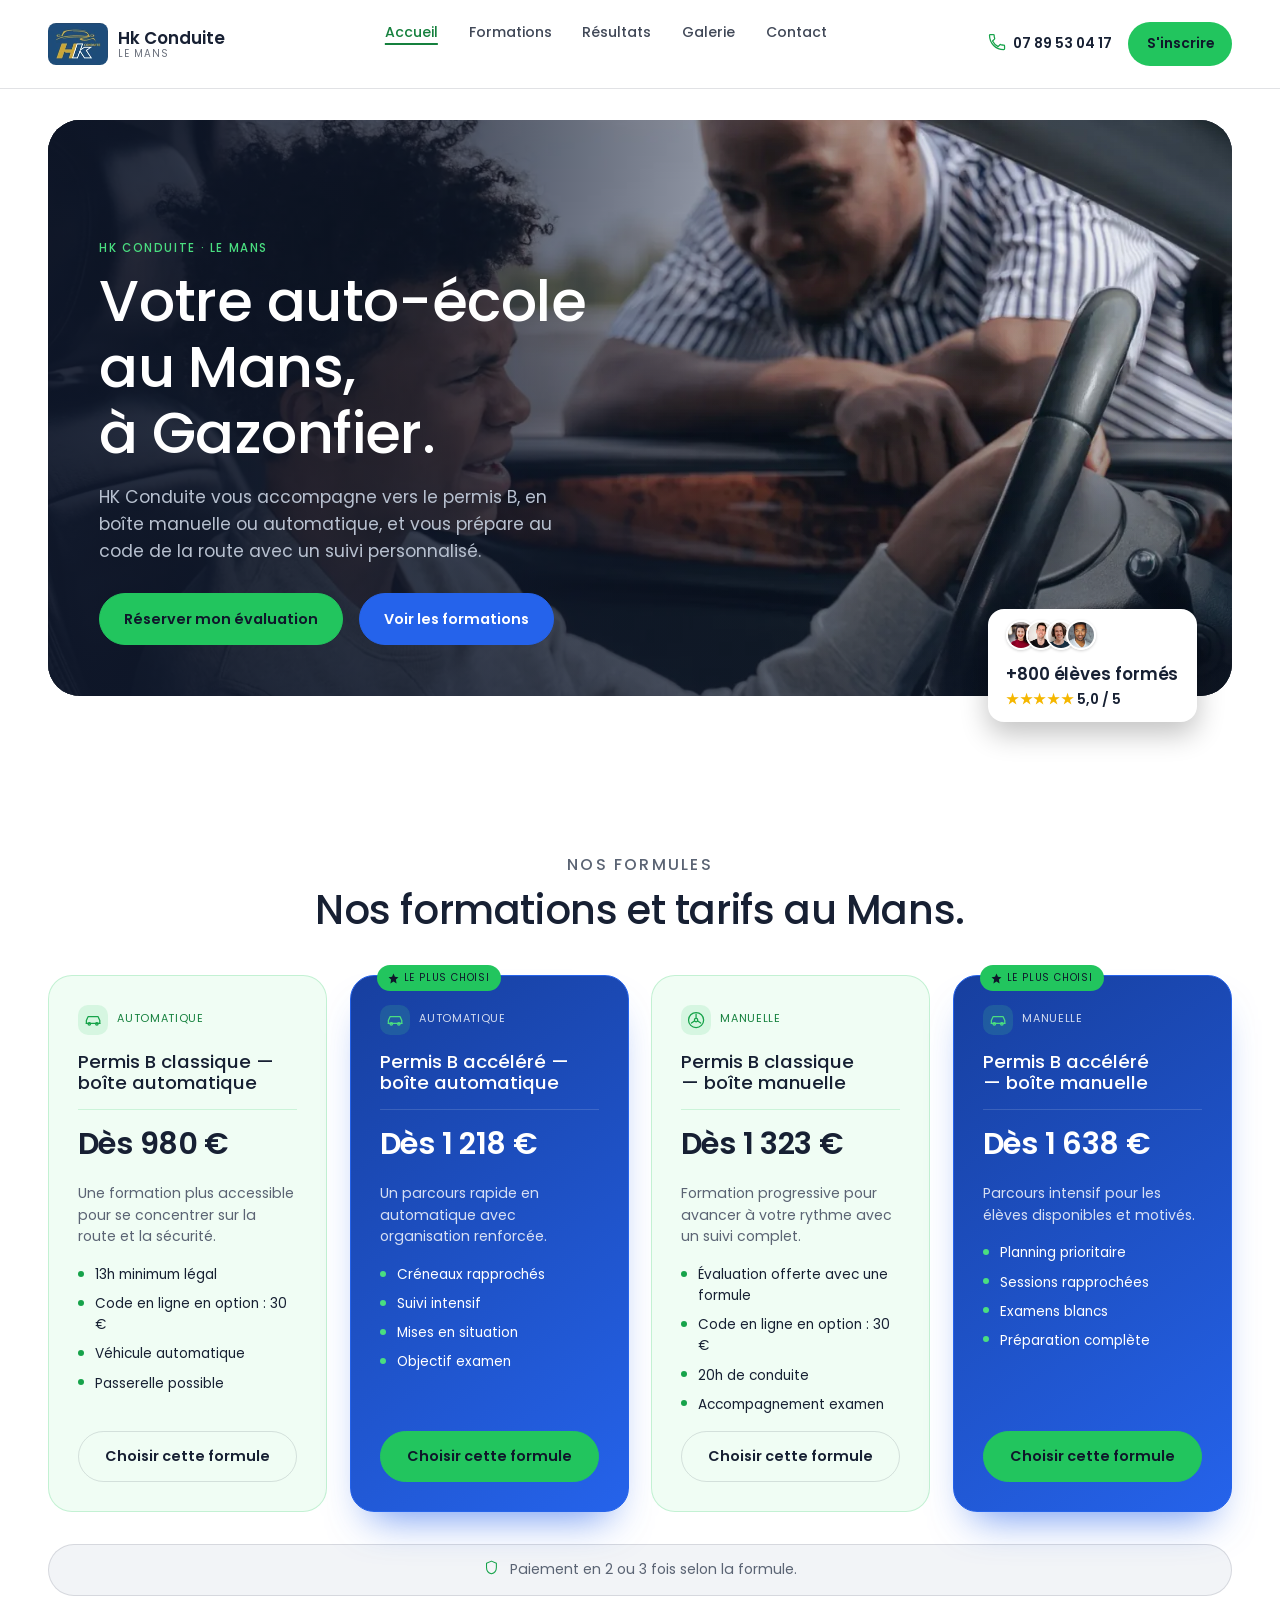
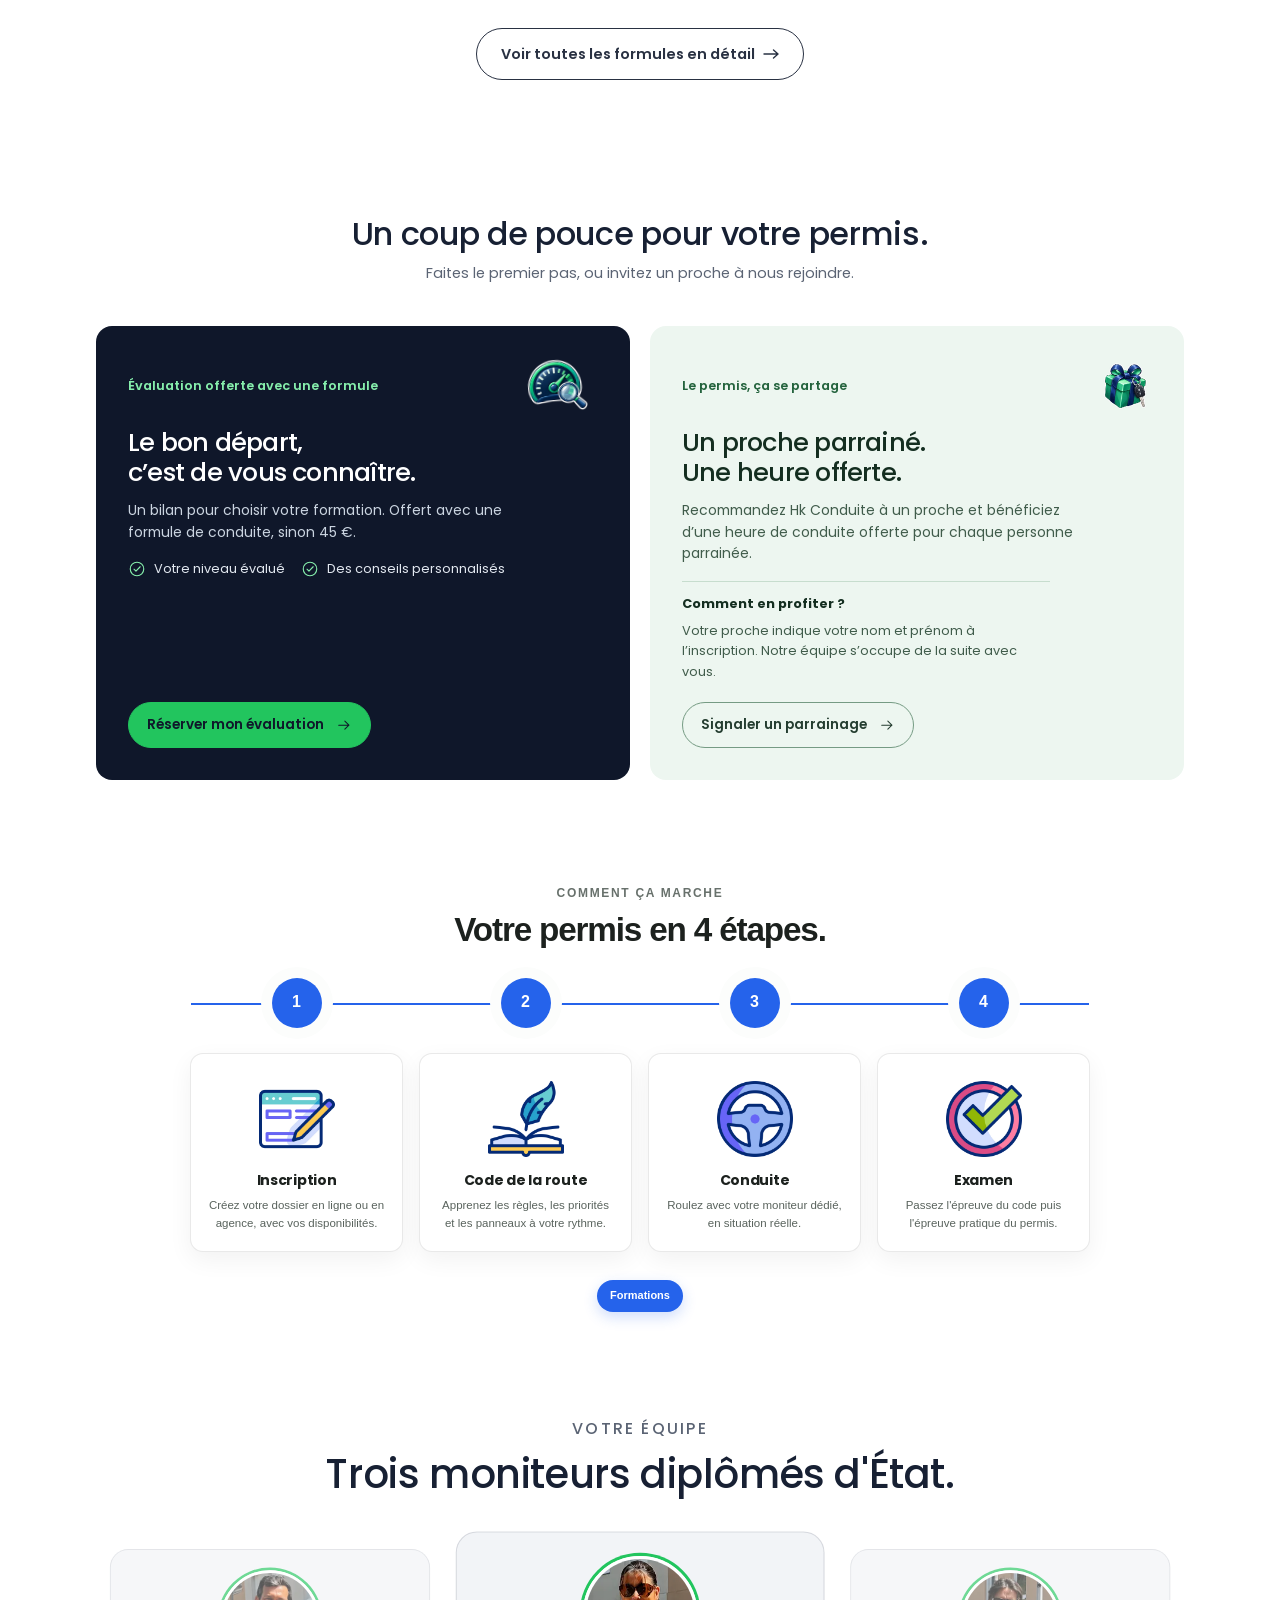
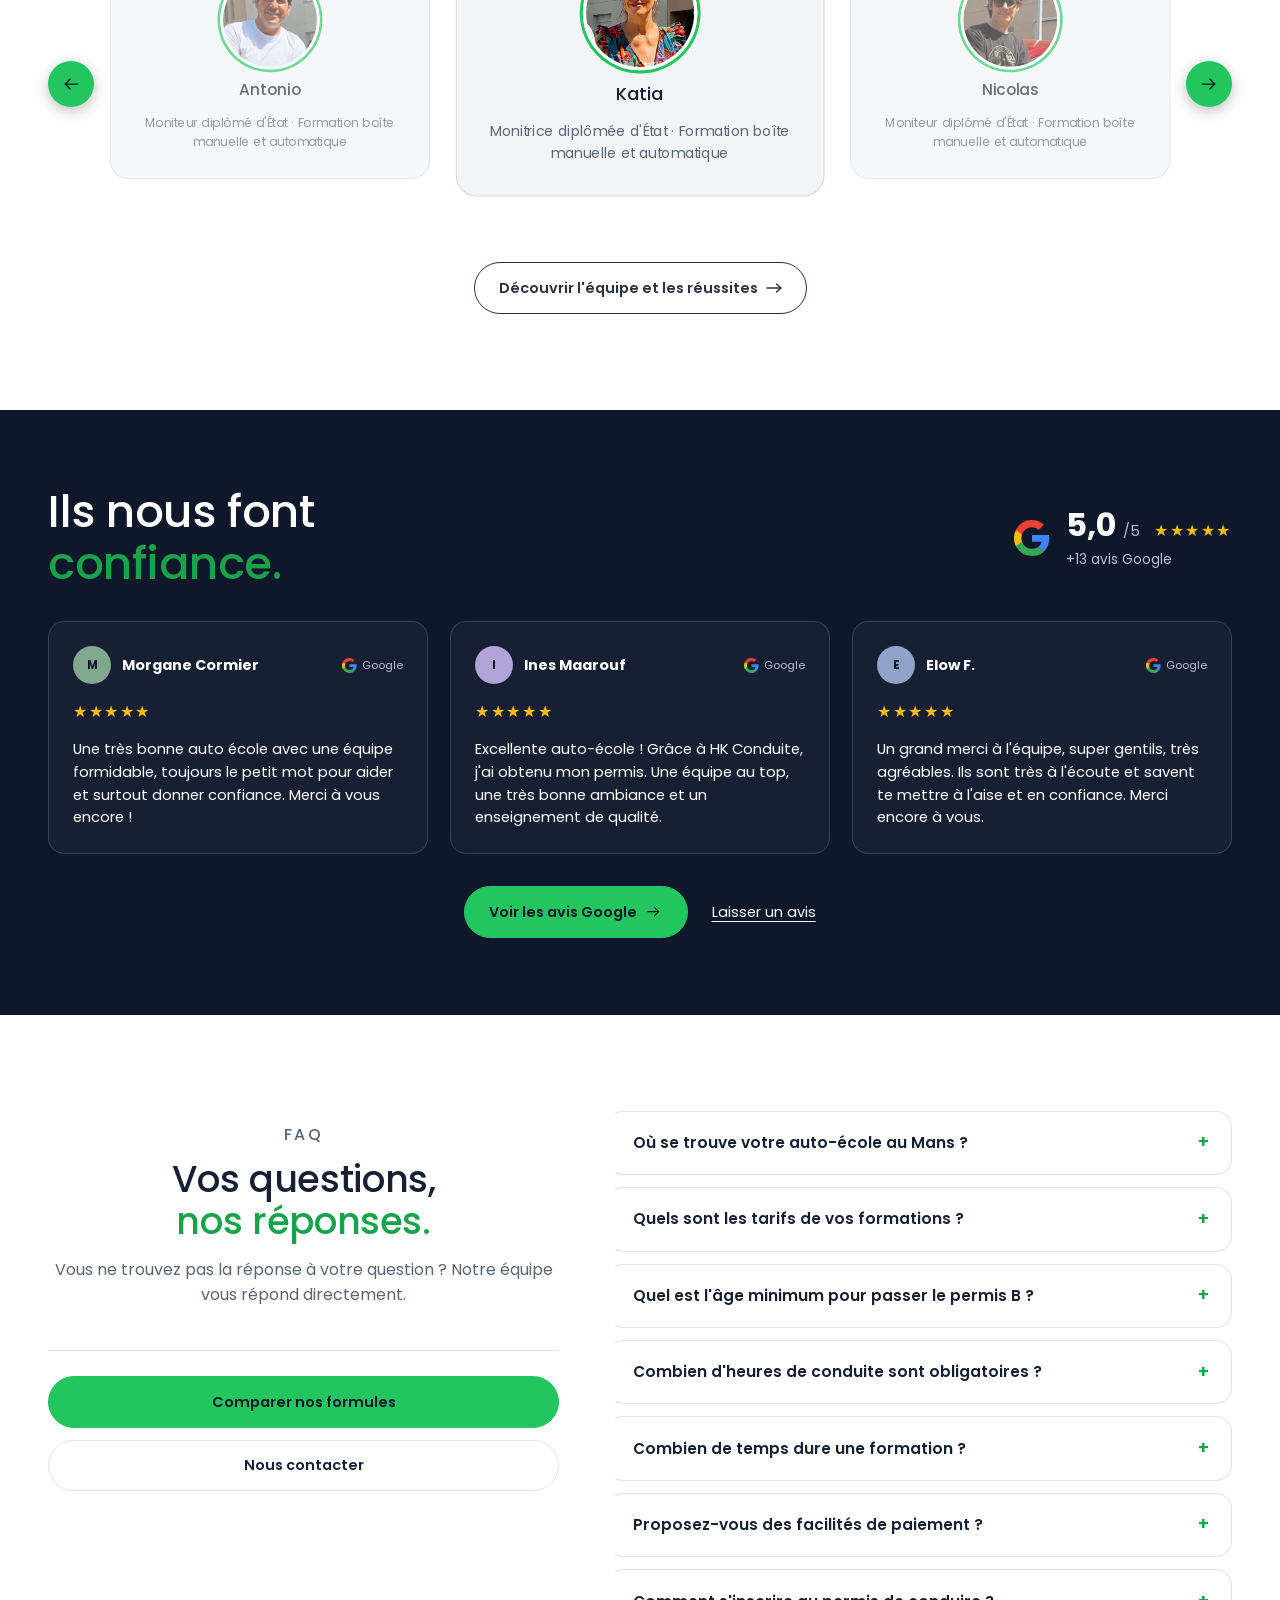
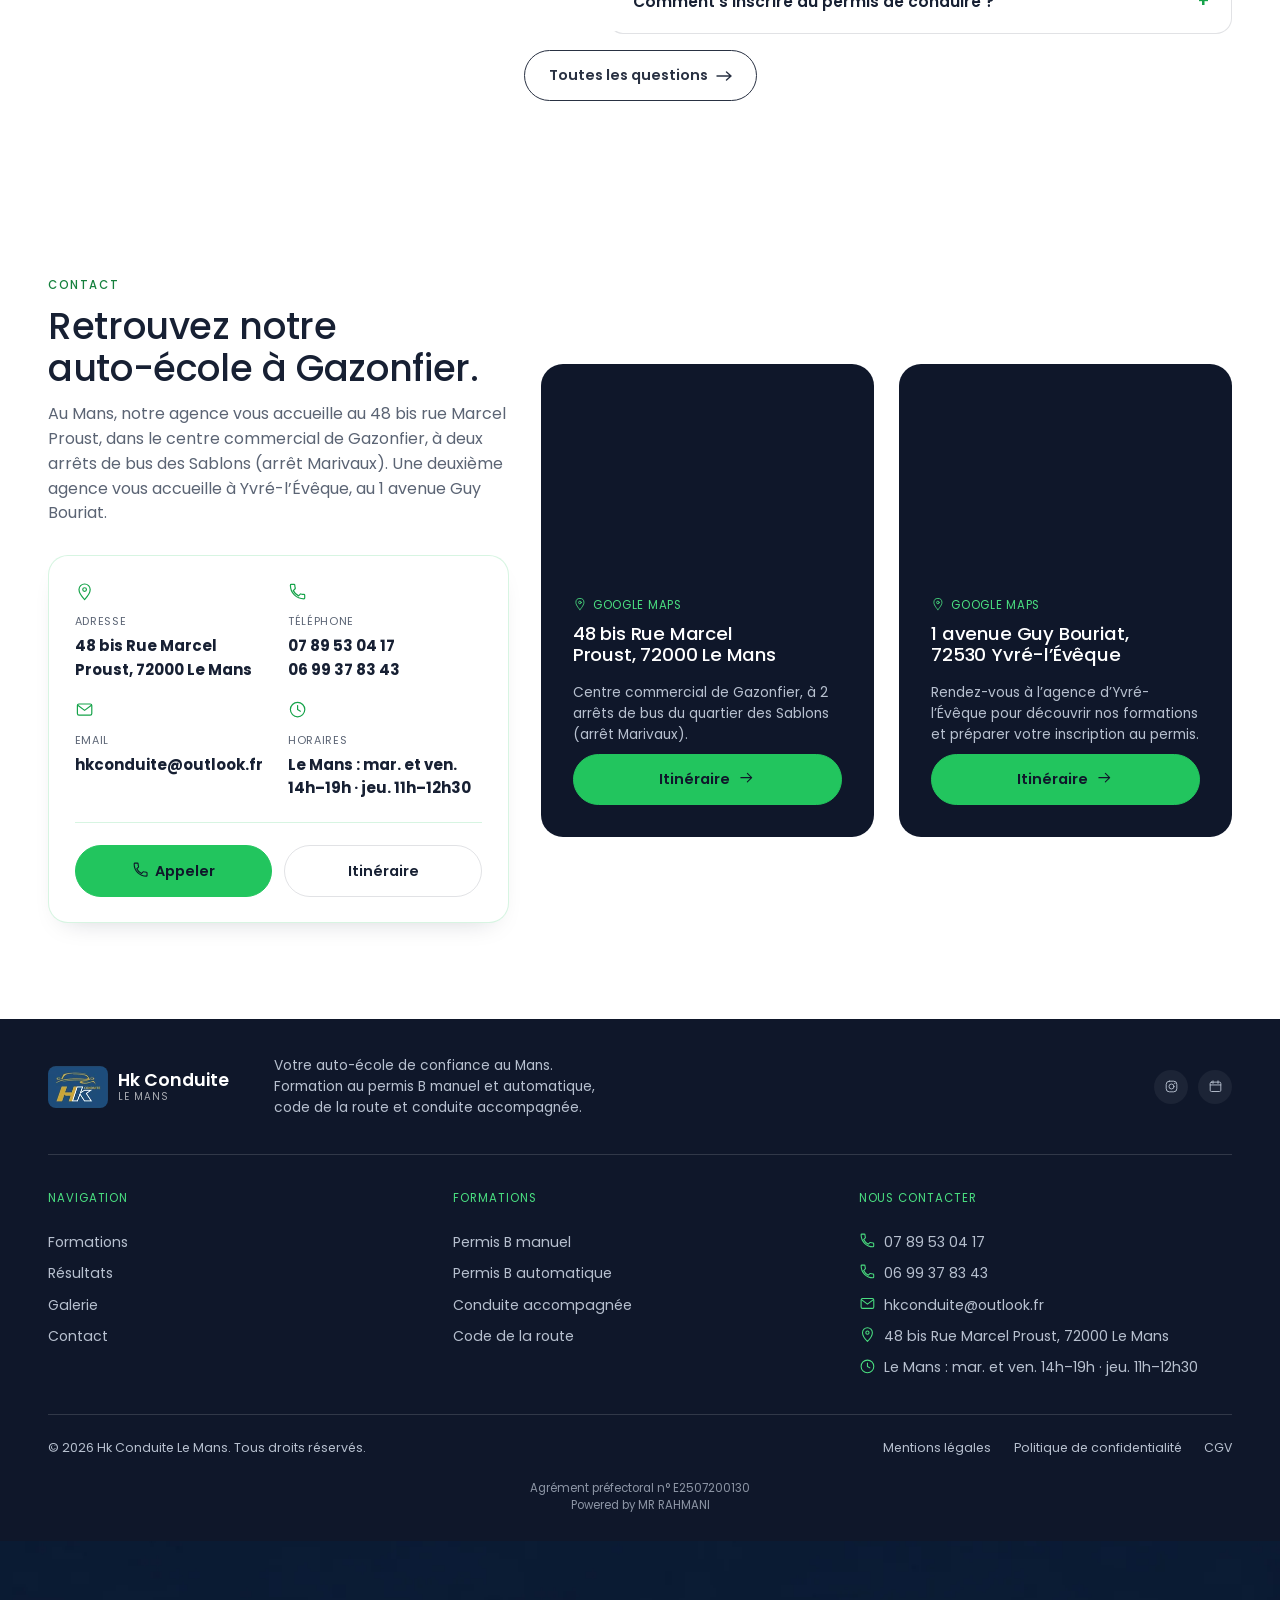
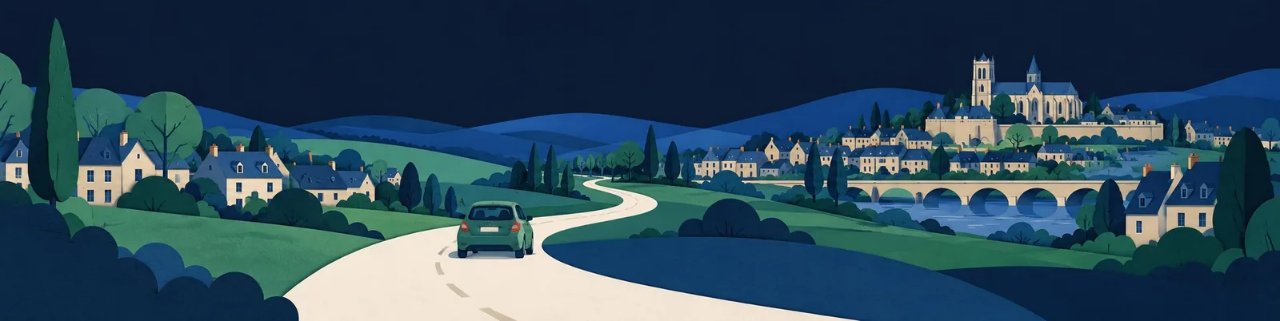
<file: index.html>
<!doctype html>
<html lang="fr">
<head>
  <meta charset="utf-8">
  <meta name="viewport" content="width=device-width, initial-scale=1">
  <meta name="format-detection" content="telephone=no, date=no, address=no, email=no">
  <meta name="description" content="HK Conduite, auto-école au Mans à Gazonfier : permis B manuel et automatique, code et conduite accompagnée. Découvrez nos tarifs et préparez votre inscription.">
  <title>Auto-école au Mans – Permis B et code | HK Conduite</title>
  <link rel="icon" href="assets/img/favicon.png">
  
  <link rel="canonical" href="https://hkconduite.fr/">
  <meta property="og:title" content="Auto-école au Mans – Permis B et code | HK Conduite">
  <meta property="og:description" content="Votre auto-école au Mans, à Gazonfier : permis B manuel et automatique, code, conduite accompagnée et supervisée. Formules et tarifs HK Conduite.">
  <meta property="og:image" content="https://hkconduite.fr/assets/img/hero-driving.jpg">
  <meta property="og:url" content="https://hkconduite.fr/">
  <meta property="og:type" content="website">
  <link rel="preconnect" href="https://fonts.googleapis.com">
  <link rel="preconnect" href="https://fonts.gstatic.com" crossorigin>
  <link rel="preload" href="https://fonts.googleapis.com/css2?family=Poppins:wght@400;500;600;700&display=optional" as="style" onload="this.rel='stylesheet'">
  <noscript><link rel="stylesheet" href="https://fonts.googleapis.com/css2?family=Poppins:wght@400;500;600;700&display=optional"></noscript>
  <link rel="preload" as="image" imagesrcset="assets/img/hero-480.webp 480w, assets/img/hero-720.webp 720w, assets/img/hero-960.webp 960w, assets/img/hero-1440.webp 1440w, assets/img/hero-2000.webp 2000w" imagesizes="(min-width: 94rem) 90rem, 100vw" fetchpriority="high">
  <link rel="stylesheet" href="assets/css/styles.min.css?v=20261115-accessibility">
  <link rel="stylesheet" href="assets/css/contact-mobile.css?v=20261115-4">
  <script type="application/ld+json">
  {
    "@context": "https://schema.org",
    "@type": "WebSite",
    "name": "HK Conduite",
    "url": "https://hkconduite.fr/"
  }
  </script>
  <script type="application/ld+json">
  {
    "@context": "https://schema.org",
    "@type": "DrivingSchool",
    "@id": "https://hkconduite.fr/#auto-ecole",
    "name": "HK Conduite",
    "url": "https://hkconduite.fr/",
    "image": "https://hkconduite.fr/assets/img/hk-logo.png",
    "telephone": "+33789530417",
    "sameAs": ["https://www.instagram.com/hk_conduite_/"],
    "priceRange": "€€",
    "address": {
      "@type": "PostalAddress",
      "streetAddress": "48 bis Rue Marcel Proust",
      "addressLocality": "Le Mans",
      "postalCode": "72000",
      "addressCountry": "FR"
    },
    "geo": { "@type": "GeoCoordinates", "latitude": 48.0061, "longitude": 0.1996 },
    "openingHoursSpecification": [
      { "@type": "OpeningHoursSpecification", "dayOfWeek": ["Tuesday","Friday"], "opens": "14:00", "closes": "19:00" },
      { "@type": "OpeningHoursSpecification", "dayOfWeek": "Thursday", "opens": "11:00", "closes": "12:30" }
    ]
  }
  </script>
</head>
<body>
  <a class="skip-link" href="#main">Aller au contenu</a>
  <svg style="display:none" aria-hidden="true">
<symbol id="phone" viewBox="0 0 24 24">
    <path d="M6.6 10.8c1.4 2.8 3.8 5.2 6.6 6.6l2.2-2.2c.3-.3.7-.4 1-.2 1.1.4 2.3.6 3.5.6.6 0 1 .4 1 1V20c0 .6-.4 1-1 1C10.5 21 3 13.5 3 4c0-.6.4-1 1-1h3.5c.6 0 1 .4 1 1 0 1.2.2 2.4.6 3.5.1.3 0 .7-.2 1z"/>
  </symbol>
  <symbol id="pin" viewBox="0 0 24 24">
    <path d="M12 22s7-7.2 7-12.5A7 7 0 0 0 5 9.5C5 14.8 12 22 12 22z"/>
    <circle cx="12" cy="9.5" r="2.3"/>
  </symbol>
  <symbol id="clock" viewBox="0 0 24 24">
    <circle cx="12" cy="12" r="9"/>
    <path d="M12 7v5l3.5 2"/>
  </symbol>
  <symbol id="mail" viewBox="0 0 24 24">
    <rect x="3" y="5" width="18" height="14" rx="2"/>
    <path d="M3.5 6.5 12 13l8.5-6.5"/>
  </symbol>
  <symbol id="steering" viewBox="0 0 24 24">
    <circle cx="12" cy="12" r="9"/>
    <circle cx="12" cy="12" r="2"/>
    <path d="M12 5v5M6.5 15.5 10 13M17.5 15.5 14 13"/>
  </symbol>
  <symbol id="car" viewBox="0 0 24 24">
    <path d="M4 16v-3.5l2-4.5h12l2 4.5V16"/>
    <path d="M4 16h16"/>
    <circle cx="7.5" cy="16.5" r="1.5"/>
    <circle cx="16.5" cy="16.5" r="1.5"/>
  </symbol>
  <symbol id="book" viewBox="0 0 24 24">
    <path d="M12 6c-1.8-1.2-4-1.5-6-1v13c2 0 4.2.3 6 1.5 1.8-1.2 4-1.5 6-1.5V5c-2-.5-4.2-.2-6 1z"/>
    <path d="M12 6v13"/>
  </symbol>
  <symbol id="star" viewBox="0 0 24 24">
    <path d="M12 3l2.6 5.6 6.1.6-4.6 4.2 1.3 6-5.4-3.1-5.4 3.1 1.3-6-4.6-4.2 6.1-.6z"/>
  </symbol>
  <symbol id="shield" viewBox="0 0 24 24">
    <path d="M12 3l7 3v6c0 5-3 8-7 9-4-1-7-4-7-9V6z"/>
  </symbol>
  <symbol id="thumbsup" viewBox="0 0 24 24">
    <path d="M7 11v9H4v-9z"/>
    <path d="M7 11l3-7c.4-.9 1.7-.9 2.2 0 .3.6.4 1.3.2 2l-1 3h5.4c1 0 1.7 1 1.4 2l-1.6 6c-.3 1-1.1 1.7-2.1 1.7H7"/>
  </symbol>
  <symbol id="teacher" viewBox="0 0 24 24">
    <circle cx="9" cy="7" r="3"/>
    <path d="M4 20c0-3 2.2-5.5 5-5.5s5 2.5 5 5.5"/>
    <rect x="15" y="9" width="6" height="7" rx="1"/>
  </symbol>
  <symbol id="group" viewBox="0 0 24 24">
    <circle cx="9" cy="8" r="3"/>
    <circle cx="16" cy="9" r="2.5"/>
    <path d="M3.5 20c0-3.3 2.5-6 5.5-6s5.5 2.7 5.5 6"/>
    <path d="M14.5 14.5c2.5.3 4.5 2.5 4.5 5.5"/>
  </symbol>
  <symbol id="route" viewBox="0 0 24 24">
    <path d="M5 20c3-8 8-4 8-10s-3-6-3-6" stroke-dasharray="2.5 2.5"/>
    <circle cx="5" cy="20" r="1.3" fill="currentColor" stroke="none"/>
    <circle cx="10" cy="4" r="1.3" fill="currentColor" stroke="none"/>
  </symbol>
  <symbol id="calendar" viewBox="0 0 24 24">
    <rect x="3.5" y="5" width="17" height="15" rx="2"/>
    <path d="M3.5 9.5h17M8 3v4M16 3v4"/>
  </symbol>
  <symbol id="check" viewBox="0 0 24 24">
    <circle cx="12" cy="12" r="9"/>
    <path d="M8 12.3l2.6 2.6L16.2 9"/>
  </symbol>
  <symbol id="arrow" viewBox="0 0 24 24">
    <path d="M4 12h15M13 6l6 6-6 6"/>
  </symbol>
  <symbol id="search" viewBox="0 0 24 24">
    <circle cx="10.5" cy="10.5" r="6.5"/>
    <path d="M20 20l-4.5-4.5"/>
  </symbol>
  <symbol id="document" viewBox="0 0 24 24">
    <path d="M6 3h8l5 5v13H6z"/>
    <path d="M14 3v5h5M9 12h6M9 16h6"/>
  </symbol>
  <symbol id="school" viewBox="0 0 24 24">
    <path d="M12 4 2 9l10 5 10-5z"/>
    <path d="M6 11.5V17c0 1.5 3 3 6 3s6-1.5 6-3v-5.5"/>
  </symbol>
  <symbol id="award" viewBox="0 0 24 24">
    <circle cx="12" cy="8" r="5"/>
    <path d="M9 12.5 7 21l5-2.5L17 21l-2-8.5"/>
  </symbol>
  <symbol id="message" viewBox="0 0 24 24">
    <path d="M4 5h16v11H8l-4 4z"/>
  </symbol>
  <symbol id="building" viewBox="0 0 24 24">
    <rect x="5" y="3" width="14" height="18" rx="1"/>
    <path d="M9 7h1M14 7h1M9 11h1M14 11h1M9 15h1M14 15h1"/>
  </symbol>
  <symbol id="chart" viewBox="0 0 24 24">
    <path d="M5 20V11M11 20V5M17 20v-6"/>
    <path d="M3 20h18"/>
  </symbol>
  <symbol id="refresh" viewBox="0 0 24 24">
    <path d="M4 12a8 8 0 0 1 14-5.3M20 12a8 8 0 0 1-14 5.3"/>
    <path d="M18 3v4h-4M6 21v-4h4"/>
  </symbol>
  <symbol id="facebook" viewBox="0 0 24 24">
    <path d="M15 8.5h2.2V5.3h-2.5c-2.4 0-4 1.6-4 4.2v2h-2.2v3.2h2.2V21h3.2v-6.3h2.3l.5-3.2h-2.8v-1.6c0-.9.4-1.4 1.1-1.4z"/>
  </symbol>
  <symbol id="instagram" viewBox="0 0 24 24">
    <rect x="3.5" y="3.5" width="17" height="17" rx="5"/>
    <circle cx="12" cy="12" r="4"/>
    <circle cx="17.2" cy="6.8" r="1" fill="currentColor" stroke="none"/>
  </symbol>
  </svg>
  <header class="site-header" data-header>
    <a class="brand" href="/" aria-label="Accueil Hk Conduite Le Mans">
      <picture><source srcset="assets/img/hk-logo-42.webp" type="image/webp"><img class="brand-logo" src="assets/img/hk-logo-42.png" alt="HK Conduite" width="42" height="42"></picture>
      <span><strong>Hk Conduite</strong><small>Le Mans</small></span>
    </a>
    <button class="nav-toggle" type="button" aria-label="Ouvrir le menu" aria-expanded="false" data-nav-toggle><span></span><span></span><span></span></button>
    <nav class="main-nav" data-nav>
      <a href="/" class="active">Accueil</a>
      <a href="/formations">Formations</a>
      <a href="/resultats">Résultats</a>
      <a href="/galerie">Galerie</a>
      <a href="/contact">Contact</a>
    </nav>
    <div class="header-actions">
      <a class="header-phone" href="tel:+33789530417"><i aria-hidden="true"><svg class="icon" aria-hidden="true"><use href="#phone"></use></svg></i>07 89 53 04 17</a>
      <a class="header-cta" href="/contact">S'inscrire</a>
    </div>
  </header>

  <main id="main">
    <section class="hero" id="accueil">
      <div class="hero-card">
        <div class="hero-visual">
          <div class="hero-media" aria-hidden="true"><img src="assets/img/hero-960.webp" srcset="assets/img/hero-480.webp 480w, assets/img/hero-720.webp 720w, assets/img/hero-960.webp 960w, assets/img/hero-1440.webp 1440w, assets/img/hero-2000.webp 2000w" sizes="(min-width: 94rem) 90rem, 100vw" alt="" width="2000" height="3000" fetchpriority="high"></div>
          <div class="hero-overlay"></div>
          <div class="hero-content">
            <p class="eyebrow">Hk Conduite · Le Mans</p>
            <h1>Votre auto-école au Mans, à Gazonfier.</h1>
            <p class="hero-text">HK Conduite vous accompagne vers le permis B, en boîte manuelle ou automatique, et vous prépare au code de la route avec un suivi personnalisé.</p>
            <div class="hero-actions">
              <a class="btn primary" href="/contact?demande=evaluation#demande">Réserver mon évaluation</a>
              <a class="btn hero-secondary" href="/formations">Voir les formations</a>
            </div>
          </div>
        </div>
        <div class="hero-proof">
          <div class="hero-proof-avatars" aria-hidden="true">
            <img src="assets/img/avatar-1.jpg" alt="" width="28" height="28" loading="lazy">
            <img src="assets/img/avatar-2.jpg" alt="" width="28" height="28" loading="lazy">
            <img src="assets/img/avatar-3.jpg" alt="" width="28" height="28" loading="lazy">
            <img src="assets/img/avatar-4.jpg" alt="" width="28" height="28" loading="lazy">
          </div>
          <strong class="hero-proof-title">+800 élèves formés</strong>
          <span class="hero-proof-rating"><span class="hero-proof-stars">★★★★★</span> 5,0 / 5</span>
        </div>
      </div>
    </section>

    <section class="section formula-section">
      <div class="section-head">
        <p class="eyebrow">Nos formules</p>
        <h2>Nos formations et tarifs au Mans.</h2>
      </div>
      <div class="carousel-wrap">
        <button type="button" class="carousel-arrow prev" aria-label="Formule précédente" disabled>
          <svg class="icon" aria-hidden="true"><use href="#arrow"></use></svg>
        </button>
      <div class="formula-grid">
        <article class="formula-card">
          <span class="formula-type"><i aria-hidden="true"><svg class="icon" aria-hidden="true"><use href="#car"></use></svg></i>Automatique</span>
          <h3>Permis B classique — boîte automatique</h3>
          <p class="formula-price">Dès 980 €</p>
          <p>Une formation plus accessible pour se concentrer sur la route et la sécurité.</p>
          <ul>
            <li>13h minimum légal</li>
            <li>Code en ligne en option : 30 €</li>
            <li>Véhicule automatique</li>
            <li>Passerelle possible</li>
          </ul>
          <a class="btn secondary-dark" href="/inscription">Choisir cette formule</a>
        </article>
        <article class="formula-card featured-formula">
          <span class="formula-badge"><svg class="badge-star" viewBox="0 0 20 20" fill="currentColor" aria-hidden="true"><path d="M10 1l2.6 5.9L19 7.6l-4.7 4.1L15.6 19 10 15.6 4.4 19l1.3-7.3L1 7.6l6.4-.7L10 1z"/></svg>Le plus choisi</span>
          <span class="formula-type"><i aria-hidden="true"><svg class="icon" aria-hidden="true"><use href="#car"></use></svg></i>Automatique</span>
          <h3>Permis B accéléré — boîte automatique</h3>
          <p class="formula-price">Dès 1 218 €</p>
          <p>Un parcours rapide en automatique avec organisation renforcée.</p>
          <ul>
            <li>Créneaux rapprochés</li>
            <li>Suivi intensif</li>
            <li>Mises en situation</li>
            <li>Objectif examen</li>
          </ul>
          <a class="btn primary" href="/inscription">Choisir cette formule</a>
        </article>
        <article class="formula-card">
          <span class="formula-type"><i aria-hidden="true"><svg class="icon" aria-hidden="true"><use href="#steering"></use></svg></i>Manuelle</span>
          <h3>Permis B classique — boîte manuelle</h3>
          <p class="formula-price">Dès 1 323 €</p>
          <p>Formation progressive pour avancer à votre rythme avec un suivi complet.</p>
          <ul>
            <li>Évaluation offerte avec une formule</li>
            <li>Code en ligne en option : 30 €</li>
            <li>20h de conduite</li>
            <li>Accompagnement examen</li>
          </ul>
          <a class="btn secondary-dark" href="/inscription">Choisir cette formule</a>
        </article>
        <article class="formula-card featured-formula">
          <span class="formula-badge"><svg class="badge-star" viewBox="0 0 20 20" fill="currentColor" aria-hidden="true"><path d="M10 1l2.6 5.9L19 7.6l-4.7 4.1L15.6 19 10 15.6 4.4 19l1.3-7.3L1 7.6l6.4-.7L10 1z"/></svg>Le plus choisi</span>
          <span class="formula-type"><i aria-hidden="true"><svg class="icon" aria-hidden="true"><use href="#car"></use></svg></i>Manuelle</span>
          <h3>Permis B accéléré — boîte manuelle</h3>
          <p class="formula-price">Dès 1 638 €</p>
          <p>Parcours intensif pour les élèves disponibles et motivés.</p>
          <ul>
            <li>Planning prioritaire</li>
            <li>Sessions rapprochées</li>
            <li>Examens blancs</li>
            <li>Préparation complète</li>
          </ul>
          <a class="btn primary" href="/inscription">Choisir cette formule</a>
        </article>
      </div>
        <button type="button" class="carousel-arrow next" aria-label="Formule suivante">
          <svg class="icon" aria-hidden="true"><use href="#arrow"></use></svg>
        </button>
      </div>
      <div class="financing-banner">
        <i aria-hidden="true"><svg class="icon" aria-hidden="true"><use href="#shield"></use></svg></i>
        <span>Paiement en 2 ou 3 fois selon la formule.</span>
      </div>
      <div style="text-align:center; margin-top: 2rem;">
        <a href="/formations" class="btn secondary link-arrow">Voir toutes les formules en détail
          <svg width="16" height="10" viewBox="0 0 16 10" fill="none"><path d="M1 5H15M15 5L10.5 1M15 5L10.5 9" stroke="currentColor" stroke-width="1.4" stroke-linecap="round" stroke-linejoin="round"/></svg>
        </a>
      </div>
    </section>

    <section class="section offers-section" id="parrainage" aria-labelledby="offers-title">
      <div class="section-head">
        <h2 id="offers-title">Un coup de pouce pour votre permis.</h2>
        <p>Faites le premier pas, ou invitez un proche à nous rejoindre. </p>
      </div>
      <div class="offers-grid">
        <article class="permit-offer permit-offer--evaluation" aria-labelledby="evaluation-offer-title">
          <div class="offer-heading"><span>Évaluation offerte avec une formule</span><img class="offer-sticker offer-sticker--car" src="assets/img/illustrations/sticker-unique-evaluation-home.webp" alt="" aria-hidden="true" width="256" height="234" loading="lazy" decoding="async"></div>
          <h3 id="evaluation-offer-title">Le bon départ,<br>c’est de vous connaître.</h3>
          <p>Un bilan pour choisir votre formation. Offert avec une formule de conduite, sinon 45 €.</p>
          <ul class="offer-benefits">
            <li><svg class="icon" aria-hidden="true"><use href="#check"></use></svg>Votre niveau évalué</li>
            <li><svg class="icon" aria-hidden="true"><use href="#check"></use></svg>Des conseils personnalisés</li>
          </ul>
          <a class="btn primary" href="/contact?demande=evaluation#demande">Réserver mon évaluation <svg class="icon" aria-hidden="true"><use href="#arrow"></use></svg></a>
        </article>
        <article class="permit-offer permit-offer--referral" aria-labelledby="parrainage-title">
          <div class="offer-heading"><span>Le permis, ça se partage</span><img class="offer-sticker" src="assets/img/illustrations/sticker-unique-referral-home.webp" alt="" aria-hidden="true" width="192" height="183" loading="lazy" decoding="async"></div>
          <h3 id="parrainage-title">Un proche parrainé.<br>Une heure offerte.</h3>
          <p>Recommandez Hk Conduite à un proche et bénéficiez d’une heure de conduite offerte pour chaque personne parrainée.</p>
          <div class="offer-how"><strong>Comment en profiter ?</strong><span>Votre proche indique votre nom et prénom à l’inscription. Notre équipe s’occupe de la suite avec vous.</span></div>
          <a class="btn secondary" href="/contact?demande=parrainage#demande">Signaler un parrainage <svg class="icon" aria-hidden="true"><use href="#arrow"></use></svg></a>
        </article>
      </div>
    </section>

    <section class="process-section" id="processus">
      <div class="process-heading">
        <p class="process-eyebrow">Comment ça marche</p>
        <h2>Votre permis en 4 étapes.</h2>
      </div>

      <div class="process-route">
        <div class="process-list">

          <article class="process-card">
            <span class="process-number">1</span>

            <div class="process-icon-wrapper" aria-hidden="true">
              <img
                src="assets/img/process/inscription.webp"
                alt=""
                class="process-icon"
                loading="lazy" decoding="async"
              >
            </div>

            <h3>Inscription</h3>
            <p>
              Créez votre dossier en ligne ou en agence,
              avec vos disponibilités.
            </p>
          </article>

          <article class="process-card">
            <span class="process-number">2</span>

            <div class="process-icon-wrapper" aria-hidden="true">
              <img
                src="assets/img/process/code-route.webp"
                alt=""
                class="process-icon"
                loading="lazy" decoding="async"
              >
            </div>

            <h3>Code de la route</h3>
            <p>
              Apprenez les règles, les priorités et les panneaux
              à votre rythme.
            </p>
          </article>

          <article class="process-card">
            <span class="process-number">3</span>

            <div class="process-icon-wrapper" aria-hidden="true">
              <img
                src="assets/img/process/conduite.webp"
                alt=""
                class="process-icon"
                loading="lazy" decoding="async"
              >
            </div>

            <h3>Conduite</h3>
            <p>
              Roulez avec votre moniteur dédié,
              en situation réelle.
            </p>
          </article>

          <article class="process-card">
            <span class="process-number">4</span>

            <div class="process-icon-wrapper" aria-hidden="true">
              <img
                src="assets/img/process/examen.webp"
                alt=""
                class="process-icon"
                loading="lazy" decoding="async"
              >
            </div>

            <h3>Examen</h3>
            <p>
              Passez l'épreuve du code puis
              l'épreuve pratique du permis.
            </p>
          </article>

        </div>
      </div>

      <div class="process-action">
        <a href="/formations">Formations</a>
      </div>
    </section>

    <section class="section team-section">
      <div class="section-head">
        <p class="eyebrow">Votre équipe</p>
        <h2>Trois moniteurs diplômés d'État.</h2>
      </div>
      <div class="carousel-wrap">
        <button type="button" class="carousel-arrow prev" aria-label="Carte précédente" disabled>
          <svg class="icon" aria-hidden="true"><use href="#arrow"></use></svg>
        </button>
        <div class="team-grid" data-spotlight="true" tabindex="0" role="region" aria-label="Équipe de moniteurs">
          <article class="team-card">
            <div class="team-photo"><picture><source srcset="assets/img/team/moniteur-1.webp" type="image/webp"><img src="assets/img/team/moniteur-1.png" alt="Moniteur Hk Conduite" width="220" height="340" loading="lazy" decoding="async"></picture></div>
            <h3>Antonio</h3>
            <p class="team-role">Moniteur diplômé d'État · Formation boîte manuelle et automatique </p>
          </article>
          <article class="team-card">
            <div class="team-photo"><picture><source srcset="assets/img/team/moniteur-2.webp" type="image/webp"><img src="assets/img/team/moniteur-2.png" alt="Monitrice Hk Conduite" width="200" height="340" loading="lazy" decoding="async"></picture></div>
            <h3>Katia</h3>
            <p class="team-role">Monitrice diplômée d'État · Formation boîte manuelle et automatique </p>
          </article>
          <article class="team-card">
            <div class="team-photo"><picture><source srcset="assets/img/team/moniteur-3.webp" type="image/webp"><img src="assets/img/team/moniteur-3.png" alt="Moniteur Hk Conduite" width="215" height="340" loading="lazy" decoding="async"></picture></div>
            <h3>Nicolas</h3>
            <p class="team-role">Moniteur diplômé d'État · Formation boîte manuelle et automatique </p>
          </article>
        </div>
        <button type="button" class="carousel-arrow next" aria-label="Carte suivante">
          <svg class="icon" aria-hidden="true"><use href="#arrow"></use></svg>
        </button>
      </div>
      <div style="text-align:center; margin-top: 2rem;">
        <a href="/galerie" class="btn secondary link-arrow">Découvrir l'équipe et les réussites
          <svg width="16" height="10" viewBox="0 0 16 10" fill="none"><path d="M1 5H15M15 5L10.5 1M15 5L10.5 9" stroke="currentColor" stroke-width="1.4" stroke-linecap="round" stroke-linejoin="round"/></svg>
        </a>
      </div>
    </section>



    <section class="google-proof-section" id="avis">
      <div class="google-proof-hero">
        <div class="google-proof-copy">
          <h2>Ils nous font <span>confiance.</span></h2>
        </div>
        <aside class="google-rating-compact" aria-label="Note affichée : 5 sur 5, pour plus de 13 avis Google">
          <img src="assets/img/google-g.svg" alt="Google" width="36" height="36">
          <div><div class="rating-score"><strong>5,0</strong><span>/5</span><span class="review-stars" aria-label="5 étoiles">★★★★★</span></div><p>+13 avis Google</p></div>
        </aside>
      </div>
      <div class="carousel-wrap">
        <div class="review-grid-static" tabindex="0" role="region" aria-label="Avis Google des élèves">
        <figure class="google-review-card">
          <div class="review-top">
            <div class="review-avatar"><span class="review-avatar-fallback c2">M</span></div>
            <div class="review-meta">
              <strong>Morgane Cormier</strong>
              <span>Il y a 3 semaines</span>
            </div>
            <span class="review-source"><img class="mini-google" src="assets/img/google-g.svg" alt="" aria-hidden="true">Google</span>
          </div>
          <div class="review-stars" aria-label="5 étoiles">★★★★★</div>
          <blockquote>Une très bonne auto école avec une équipe formidable, toujours le petit mot pour aider et surtout donner confiance. Merci à vous encore !</blockquote>
        </figure>
        <figure class="google-review-card">
          <div class="review-top">
            <div class="review-avatar"><span class="review-avatar-fallback c5">I</span></div>
            <div class="review-meta">
              <strong>Ines Maarouf</strong>
              <span>Il y a 5 mois</span>
            </div>
            <span class="review-source"><img class="mini-google" src="assets/img/google-g.svg" alt="" aria-hidden="true">Google</span>
          </div>
          <div class="review-stars" aria-label="5 étoiles">★★★★★</div>
          <blockquote>Excellente auto-école ! Grâce à HK Conduite, j'ai obtenu mon permis. Une équipe au top, une très bonne ambiance et un enseignement de qualité.</blockquote>
        </figure>
        <figure class="google-review-card">
          <div class="review-top">
            <div class="review-avatar"><span class="review-avatar-fallback c3">E</span></div>
            <div class="review-meta">
              <strong>Elow F.</strong>
              <span>Il y a 1 mois</span>
            </div>
            <span class="review-source"><img class="mini-google" src="assets/img/google-g.svg" alt="" aria-hidden="true">Google</span>
          </div>
          <div class="review-stars" aria-label="5 étoiles">★★★★★</div>
          <blockquote>Un grand merci à l'équipe, super gentils, très agréables. Ils sont très à l'écoute et savent te mettre à l'aise et en confiance. Merci encore à vous.</blockquote>
        </figure>
        </div>
      </div>
      <div class="google-proof-footer-actions">
        <a class="btn primary" href="https://share.google/X1SA9HSPAD8MGEViR" target="_blank" rel="noopener">Voir les avis Google <svg class="icon" aria-hidden="true"><use href="#arrow"></use></svg></a>
        <a class="google-review-text-link" href="https://g.page/r/CUpvjoG0t8O_EBE/review" target="_blank" rel="noopener">Laisser un avis</a>
      </div>
    </section>

    <section class="section faq-section">
      <div class="faq-layout">
        <aside class="faq-side">
          <div class="section-head faq-head">
            <p class="eyebrow">FAQ</p>
            <h2>Vos questions,<br><span>nos réponses.</span></h2>
            <p>Vous ne trouvez pas la réponse à votre question ? Notre équipe vous répond directement.</p>
          </div>
          <div class="faq-side-contact">
            <a class="btn primary" href="/formations">Comparer nos formules</a>
            <a class="btn secondary-dark" href="/contact">Nous contacter</a>
          </div>
        </aside>
        <div class="faq-panel">
          <div class="faq-list" id="faqList">
            <details>
              <summary><span>Où se trouve votre auto-école au Mans ?</span></summary>
              <p>HK Conduite se situe au <strong>48 bis rue Marcel Proust, 72000 Le Mans</strong>, dans le centre commercial de Gazonfier. Depuis les Sablons, l’agence est à deux arrêts de bus, à l’arrêt Marivaux. <a href="/contact#nos-agences">Retrouvez nos adresses et itinéraires</a>.</p>
            </details>
            <details>
              <summary><span>Quels sont les tarifs de vos formations ?</span></summary>
              <p>Le code en ligne est à <strong>30 €</strong>. Nos formules permis B commencent à <strong>980 € en boîte automatique</strong> et <strong>1 323 € en boîte manuelle</strong>. <a href="/formations">Consultez nos formules</a> pour connaître les prestations incluses.</p>
            </details>
            <details>
              <summary><span>Quel est l'âge minimum pour passer le permis B ?</span></summary>
              <p>Vous pouvez passer l’épreuve pratique dès <strong>17 ans</strong>. La formation classique est accessible dès 16 ans, et la conduite accompagnée (AAC) dès 15 ans.</p>
            </details>
            <details>
              <summary><span>Combien d'heures de conduite sont obligatoires ?</span></summary>
              <p>En auto-école, le minimum est de <strong>20 heures en boîte manuelle</strong> et <strong>13 heures en boîte automatique</strong>, sauf exceptions. Votre évaluation de départ et votre progression déterminent le nombre d’heures nécessaire.</p>
            </details>
            <details>
              <summary><span>Combien de temps dure une formation ?</span></summary>
              <p>La durée dépend de vos disponibilités, de votre progression et des places d’examen. Notre <strong>formule accélérée</strong> permet un rythme plus intensif, selon le planning.</p>
            </details>
            <details>
              <summary><span>Proposez-vous des facilités de paiement ?</span></summary>
              <p>Oui, le paiement en plusieurs fois est proposé. Contactez notre équipe pour connaître les modalités de votre formule.</p>
            </details>
            <details>
              <summary><span>Comment s'inscrire au permis de conduire ?</span></summary>
              <p>Passez dans l’une de nos agences pour préparer votre inscription, ou contactez-nous par téléphone ou via le <a href="/contact">formulaire de contact</a>. La <a href="/contact#documents-inscription">liste des documents</a> s’adapte à votre profil.</p>
            </details>
          </div>
        </div>
      </div>
      <div style="text-align:center; margin-top: 1rem;">
        <a href="/formations#faq" class="btn secondary link-arrow">Toutes les questions
          <svg width="16" height="10" viewBox="0 0 16 10" fill="none"><path d="M1 5H15M15 5L10.5 1M15 5L10.5 9" stroke="currentColor" stroke-width="1.4" stroke-linecap="round" stroke-linejoin="round"/></svg>
        </a>
      </div>
    </section>

    <section class="project-contact">
      <div class="project-copy">
        <p class="eyebrow">Contact</p>
        <h2>Retrouvez notre auto-école à Gazonfier.</h2>
        <p>Au Mans, notre agence vous accueille au 48 bis rue Marcel Proust, dans le centre commercial de Gazonfier, à deux arrêts de bus des Sablons (arrêt Marivaux). Une deuxième agence vous accueille à Yvré-l’Évêque, au 1 avenue Guy Bouriat.</p>
        <div class="contact-info-card">
          <div class="contact-details-grid">
            <div><i aria-hidden="true"><svg class="icon" aria-hidden="true"><use href="#pin"></use></svg></i><span>Adresse</span><strong>48 bis Rue Marcel Proust, 72000 Le Mans</strong></div>
            <div><i aria-hidden="true"><svg class="icon" aria-hidden="true"><use href="#phone"></use></svg></i><span>Téléphone</span><strong><a href="tel:+33789530417">07 89 53 04 17</a><br><a href="tel:+33699378343">06 99 37 83 43</a></strong></div>
                <div><i aria-hidden="true"><svg class="icon" aria-hidden="true"><use href="#mail"></use></svg></i><span>Email</span><strong>hkconduite@outlook.fr</strong></div>
            <div><i aria-hidden="true"><svg class="icon" aria-hidden="true"><use href="#clock"></use></svg></i><span>Horaires</span><strong>Le Mans : mar. et ven. 14h–19h · jeu. 11h–12h30</strong></div>
          </div>
          <div class="contact-info-card-actions">
            <a class="btn primary" href="tel:+33789530417"><i aria-hidden="true"><svg class="icon" aria-hidden="true"><use href="#phone"></use></svg></i>Appeler</a>
            <a class="btn secondary-dark" href="https://www.google.com/maps/dir/?api=1&destination=48+bis+Rue+Marcel+Proust%2C+72000+Le+Mans" target="_blank" rel="noopener">Itinéraire</a>
          </div>
        </div>
      </div>
      <div class="contact-layout agency-maps">
        <div class="map-card">
          <iframe class="map-embed" src="https://www.google.com/maps?q=48+bis+Rue+Marcel+Proust%2C+72000+Le+Mans&z=16&output=embed" loading="lazy" referrerpolicy="no-referrer-when-downgrade" title="Localisation Hk Conduite Le Mans"></iframe>
          <div class="map-info">
            <span><i aria-hidden="true"><svg class="icon" aria-hidden="true"><use href="#pin"></use></svg></i>Google Maps</span>
            <h3>48 bis Rue Marcel Proust, 72000 Le Mans</h3>
            <p>Centre commercial de Gazonfier, à 2 arrêts de bus du quartier des Sablons (arrêt Marivaux).</p>
            <a class="btn primary" href="https://www.google.com/maps/dir/?api=1&amp;destination=48+bis+Rue+Marcel+Proust%2C+72000+Le+Mans" target="_blank" rel="noopener" aria-label="Itinéraire vers Hk Conduite au Mans">Itinéraire <i aria-hidden="true"><svg class="icon" aria-hidden="true"><use href="#arrow"></use></svg></i></a>
          </div>
        </div>

        <div class="map-card">
          <iframe class="map-embed" src="https://www.google.com/maps?q=1+Avenue+Guy+Bouriat%2C+72530+Yvr%C3%A9-l%27%C3%89v%C3%AAque&amp;z=16&amp;output=embed" loading="lazy" referrerpolicy="no-referrer-when-downgrade" title="Localisation Hk Conduite Yvré-l'Évêque"></iframe>
          <div class="map-info">
            <span><i aria-hidden="true"><svg class="icon" aria-hidden="true"><use href="#pin"></use></svg></i>Google Maps</span>
            <h3>1 avenue Guy Bouriat, 72530 Yvré-l’Évêque</h3>
            <p>Rendez-vous à l’agence d’Yvré-l’Évêque pour découvrir nos formations et préparer votre inscription au permis.</p>
            <a class="btn primary" href="https://www.google.com/maps/dir/?api=1&amp;destination=1+Avenue+Guy+Bouriat%2C+72530+Yvr%C3%A9-l%27%C3%89v%C3%AAque" target="_blank" rel="noopener" aria-label="Itinéraire vers Hk Conduite à Yvré-l'Évêque">Itinéraire <i aria-hidden="true"><svg class="icon" aria-hidden="true"><use href="#arrow"></use></svg></i></a>
          </div>
        </div>
      </div>
    </section>

  </main>

  <footer class="site-footer">
    <div class="footer-inner">
      <div class="footer-top">
        <a class="brand" href="/"><picture><source srcset="assets/img/hk-logo-42.webp" type="image/webp"><img class="brand-logo" src="assets/img/hk-logo-42.png" alt="Hk Conduite" width="42" height="42"></picture><span><strong>Hk Conduite</strong><small>Le Mans</small></span></a>
        <p class="footer-tagline">Votre auto-école de confiance au Mans. Formation au permis B manuel et automatique, code de la route et conduite accompagnée.</p>
        <div class="footer-social">
          <a href="https://www.instagram.com/hk_conduite_/" target="_blank" rel="noopener" aria-label="Instagram Hk Conduite"><svg class="icon" aria-hidden="true"><use href="#instagram"></use></svg></a>
          <a href="https://calendly.com/hk-conduite/30min" target="_blank" rel="noopener" aria-label="Réserver un créneau en ligne"><svg class="icon" aria-hidden="true"><use href="#calendar"></use></svg></a>
        </div>
      </div>
      <div class="footer-grid">
        <nav class="footer-nav" aria-label="Navigation secondaire">
          <p class="footer-heading">Navigation</p>
          <a href="/formations">Formations</a>
          <a href="/resultats">Résultats</a>
          <a href="/galerie">Galerie</a>
          <a href="/contact">Contact</a>
        </nav>
        <nav class="footer-nav" aria-label="Nos formations">
          <p class="footer-heading">Formations</p>
          <a href="/formations">Permis B manuel</a>
          <a href="/formations">Permis B automatique</a>
          <a href="/formations">Conduite accompagnée</a>
          <a href="/formations">Code de la route</a>
        </nav>
        <div class="footer-contact">
          <p class="footer-heading">Nous contacter</p>
          <a href="tel:+33789530417"><i aria-hidden="true"><svg class="icon" aria-hidden="true"><use href="#phone"></use></svg></i>07 89 53 04 17</a>
          <a href="tel:+33699378343"><i aria-hidden="true"><svg class="icon" aria-hidden="true"><use href="#phone"></use></svg></i>06 99 37 83 43</a>
          <a href="mailto:hkconduite@outlook.fr"><i aria-hidden="true"><svg class="icon" aria-hidden="true"><use href="#mail"></use></svg></i>hkconduite@outlook.fr</a>
          <span><i aria-hidden="true"><svg class="icon" aria-hidden="true"><use href="#pin"></use></svg></i>48 bis Rue Marcel Proust, 72000 Le Mans</span>
          <span><i aria-hidden="true"><svg class="icon" aria-hidden="true"><use href="#clock"></use></svg></i>Le Mans : mar. et ven. 14h–19h · jeu. 11h–12h30</span>
        </div>
      </div>
      <div class="footer-bottom">
        <p>© 2026 Hk Conduite Le Mans. Tous droits réservés.</p>
        <div class="footer-legal">
          <a href="/mentions-legales">Mentions légales</a>
          <a href="/confidentialite">Politique de confidentialité</a>
          <a href="/cgv">CGV</a>
        </div>
      </div>
      <p class="footer-agreement">
        Agrément préfectoral n° E2507200130<br>
        Powered by <a href="https://www.linkedin.com/in/mujeeb-rahaman-rahmani/">MR RAHMANI</a>
      </p>
    </div>
    <div class="footer-landscape" aria-hidden="true"><img src="assets/img/illustrations/footer-road-home.webp" alt="" width="1600" height="533" loading="lazy" decoding="async"></div>
  </footer>

  <div class="mobile-cta-bar">
    <a class="btn secondary" href="tel:+33789530417"><i aria-hidden="true"><svg class="icon" aria-hidden="true"><use href="#phone"></use></svg></i>Appeler</a>
    <a class="btn primary" href="/contact">S'inscrire</a>
  </div>

  <script src="assets/js/dock-nav.js" defer></script>
  <script src="assets/js/fade-up.js?v=20261114" defer></script>
  <script src="assets/js/carousel-fade.js" defer></script>
  <script src="script.js?v=20261114" defer></script>
</body>
</html>
</file>
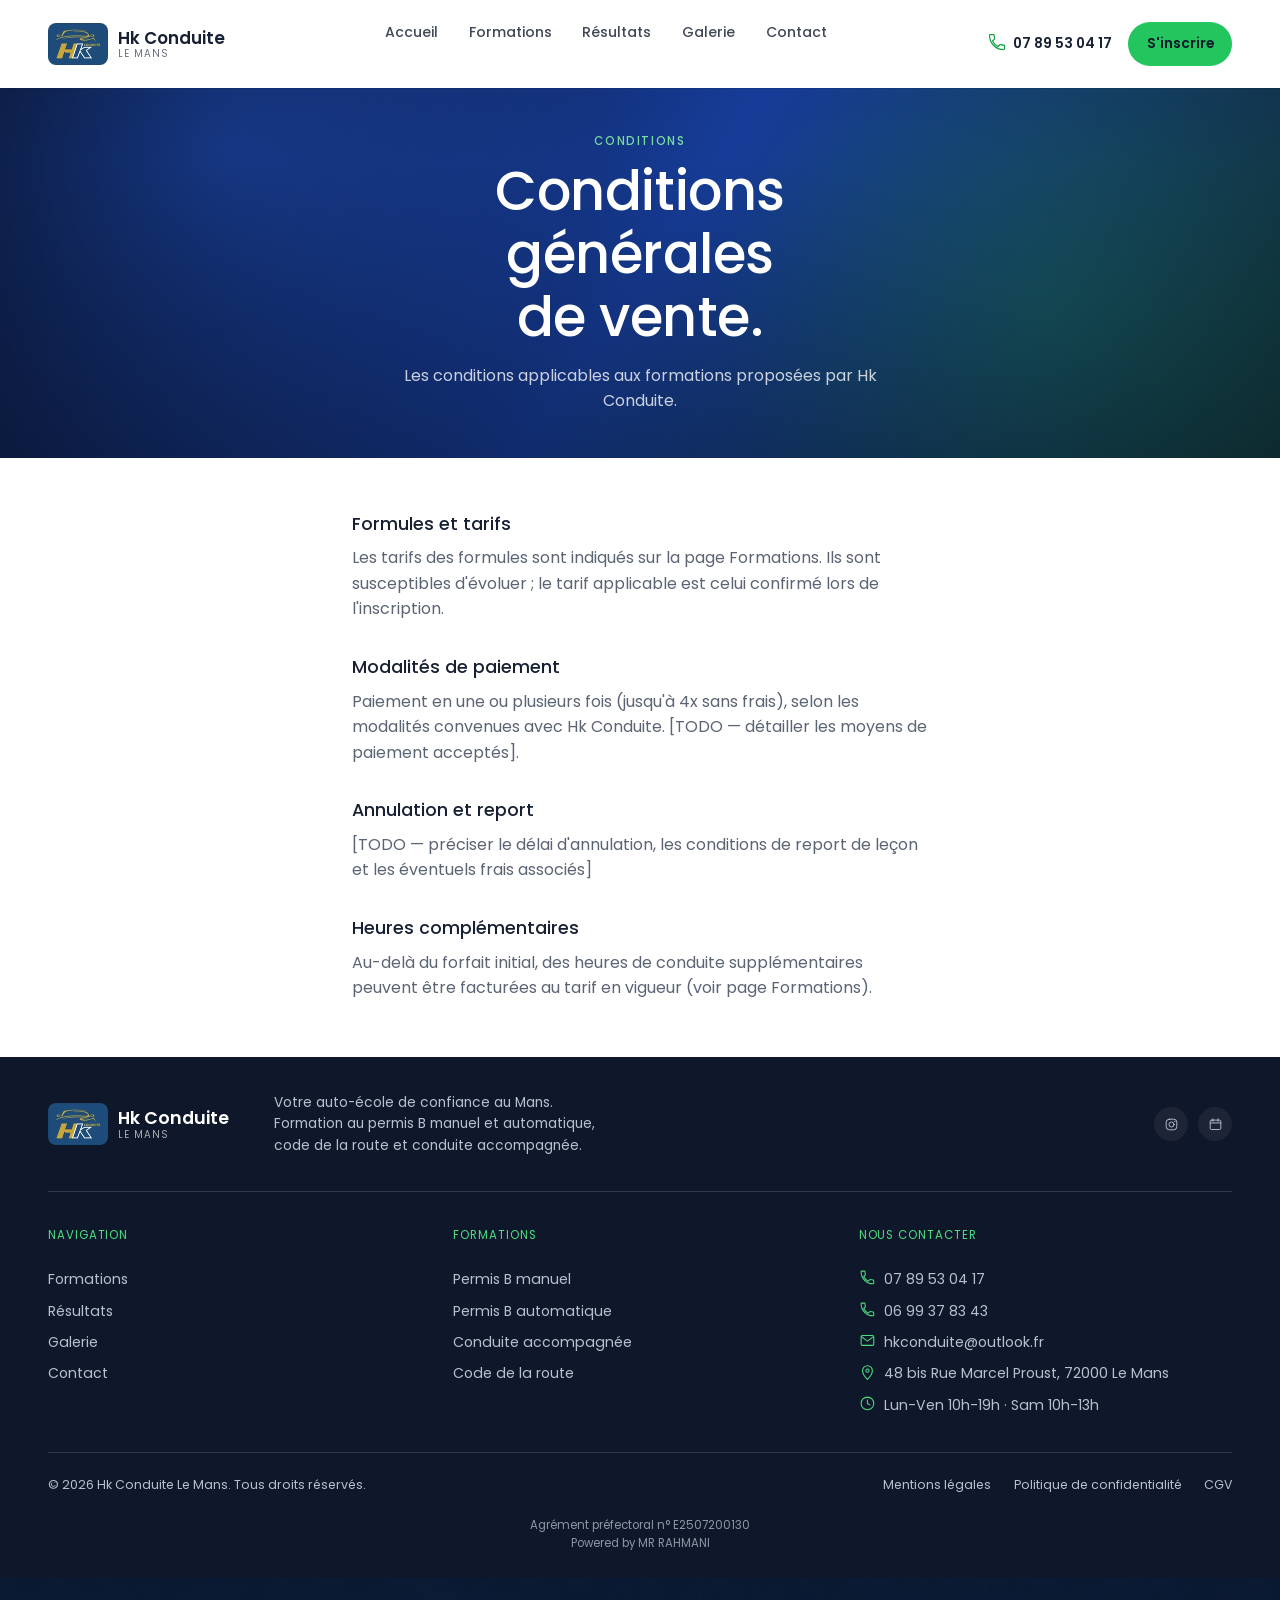
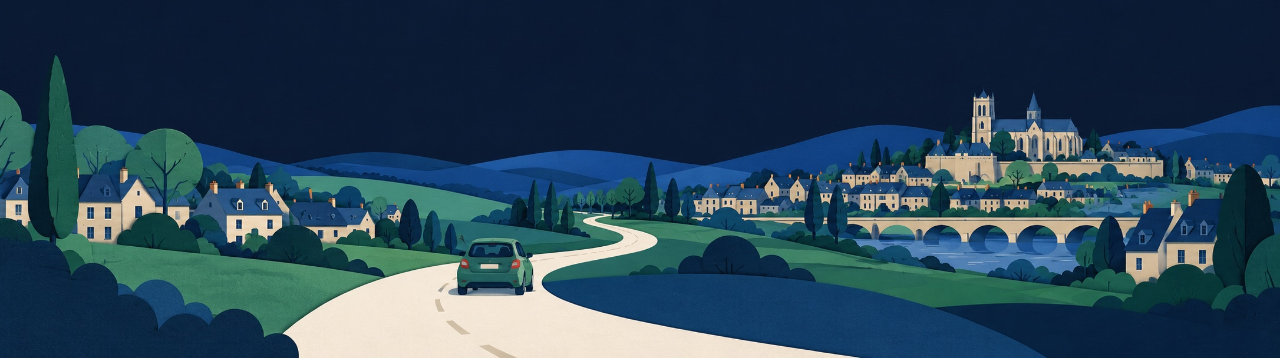
<file: cgv.html>
<!doctype html>
<html lang="fr">
<head>
  <meta charset="utf-8">
  <meta name="viewport" content="width=device-width, initial-scale=1">
  <meta name="format-detection" content="telephone=no, date=no, address=no, email=no">
  <meta name="description" content="Conditions générales de vente de Hk Conduite, auto-école à Le Mans.">
  <title>CGV | Hk Conduite Le Mans</title>
  <link rel="icon" href="assets/img/favicon.png">
  <link rel="preconnect" href="https://fonts.googleapis.com">
  <link rel="preconnect" href="https://fonts.gstatic.com" crossorigin>
  <link rel="preload" href="https://fonts.googleapis.com/css2?family=Poppins:wght@400;500;600;700&display=swap" as="style">
  <link rel="stylesheet" href="https://fonts.googleapis.com/css2?family=Poppins:wght@400;500;600;700&display=swap">
  <link rel="preload" href="assets/css/styles.min.css?v=20261027-footer" as="style">
  <link rel="stylesheet" href="assets/css/styles.min.css?v=20261027-footer" media="print" onload="this.media='all'; this.onload=null;">
  <noscript><link rel="stylesheet" href="assets/css/styles.min.css?v=20261027-footer"></noscript>
  <link rel="canonical" href="https://hkconduite.fr/cgv">
</head>
<body>
  <a class="skip-link" href="#main">Aller au contenu</a>
  <svg style="display:none" aria-hidden="true">
<symbol id="phone" viewBox="0 0 24 24">
    <path d="M6.6 10.8c1.4 2.8 3.8 5.2 6.6 6.6l2.2-2.2c.3-.3.7-.4 1-.2 1.1.4 2.3.6 3.5.6.6 0 1 .4 1 1V20c0 .6-.4 1-1 1C10.5 21 3 13.5 3 4c0-.6.4-1 1-1h3.5c.6 0 1 .4 1 1 0 1.2.2 2.4.6 3.5.1.3 0 .7-.2 1z"/>
  </symbol>
  <symbol id="pin" viewBox="0 0 24 24">
    <path d="M12 22s7-7.2 7-12.5A7 7 0 0 0 5 9.5C5 14.8 12 22 12 22z"/>
    <circle cx="12" cy="9.5" r="2.3"/>
  </symbol>
  <symbol id="clock" viewBox="0 0 24 24">
    <circle cx="12" cy="12" r="9"/>
    <path d="M12 7v5l3.5 2"/>
  </symbol>
  <symbol id="mail" viewBox="0 0 24 24">
    <rect x="3" y="5" width="18" height="14" rx="2"/>
    <path d="M3.5 6.5 12 13l8.5-6.5"/>
  </symbol>
  <symbol id="steering" viewBox="0 0 24 24">
    <circle cx="12" cy="12" r="9"/>
    <circle cx="12" cy="12" r="2"/>
    <path d="M12 5v5M6.5 15.5 10 13M17.5 15.5 14 13"/>
  </symbol>
  <symbol id="car" viewBox="0 0 24 24">
    <path d="M4 16v-3.5l2-4.5h12l2 4.5V16"/>
    <path d="M4 16h16"/>
    <circle cx="7.5" cy="16.5" r="1.5"/>
    <circle cx="16.5" cy="16.5" r="1.5"/>
  </symbol>
  <symbol id="book" viewBox="0 0 24 24">
    <path d="M12 6c-1.8-1.2-4-1.5-6-1v13c2 0 4.2.3 6 1.5 1.8-1.2 4-1.5 6-1.5V5c-2-.5-4.2-.2-6 1z"/>
    <path d="M12 6v13"/>
  </symbol>
  <symbol id="star" viewBox="0 0 24 24">
    <path d="M12 3l2.6 5.6 6.1.6-4.6 4.2 1.3 6-5.4-3.1-5.4 3.1 1.3-6-4.6-4.2 6.1-.6z"/>
  </symbol>
  <symbol id="shield" viewBox="0 0 24 24">
    <path d="M12 3l7 3v6c0 5-3 8-7 9-4-1-7-4-7-9V6z"/>
  </symbol>
  <symbol id="thumbsup" viewBox="0 0 24 24">
    <path d="M7 11v9H4v-9z"/>
    <path d="M7 11l3-7c.4-.9 1.7-.9 2.2 0 .3.6.4 1.3.2 2l-1 3h5.4c1 0 1.7 1 1.4 2l-1.6 6c-.3 1-1.1 1.7-2.1 1.7H7"/>
  </symbol>
  <symbol id="teacher" viewBox="0 0 24 24">
    <circle cx="9" cy="7" r="3"/>
    <path d="M4 20c0-3 2.2-5.5 5-5.5s5 2.5 5 5.5"/>
    <rect x="15" y="9" width="6" height="7" rx="1"/>
  </symbol>
  <symbol id="group" viewBox="0 0 24 24">
    <circle cx="9" cy="8" r="3"/>
    <circle cx="16" cy="9" r="2.5"/>
    <path d="M3.5 20c0-3.3 2.5-6 5.5-6s5.5 2.7 5.5 6"/>
    <path d="M14.5 14.5c2.5.3 4.5 2.5 4.5 5.5"/>
  </symbol>
  <symbol id="route" viewBox="0 0 24 24">
    <path d="M5 20c3-8 8-4 8-10s-3-6-3-6" stroke-dasharray="2.5 2.5"/>
    <circle cx="5" cy="20" r="1.3" fill="currentColor" stroke="none"/>
    <circle cx="10" cy="4" r="1.3" fill="currentColor" stroke="none"/>
  </symbol>
  <symbol id="calendar" viewBox="0 0 24 24">
    <rect x="3.5" y="5" width="17" height="15" rx="2"/>
    <path d="M3.5 9.5h17M8 3v4M16 3v4"/>
  </symbol>
  <symbol id="check" viewBox="0 0 24 24">
    <circle cx="12" cy="12" r="9"/>
    <path d="M8 12.3l2.6 2.6L16.2 9"/>
  </symbol>
  <symbol id="arrow" viewBox="0 0 24 24">
    <path d="M4 12h15M13 6l6 6-6 6"/>
  </symbol>
  <symbol id="search" viewBox="0 0 24 24">
    <circle cx="10.5" cy="10.5" r="6.5"/>
    <path d="M20 20l-4.5-4.5"/>
  </symbol>
  <symbol id="document" viewBox="0 0 24 24">
    <path d="M6 3h8l5 5v13H6z"/>
    <path d="M14 3v5h5M9 12h6M9 16h6"/>
  </symbol>
  <symbol id="school" viewBox="0 0 24 24">
    <path d="M12 4 2 9l10 5 10-5z"/>
    <path d="M6 11.5V17c0 1.5 3 3 6 3s6-1.5 6-3v-5.5"/>
  </symbol>
  <symbol id="award" viewBox="0 0 24 24">
    <circle cx="12" cy="8" r="5"/>
    <path d="M9 12.5 7 21l5-2.5L17 21l-2-8.5"/>
  </symbol>
  <symbol id="message" viewBox="0 0 24 24">
    <path d="M4 5h16v11H8l-4 4z"/>
  </symbol>
  <symbol id="building" viewBox="0 0 24 24">
    <rect x="5" y="3" width="14" height="18" rx="1"/>
    <path d="M9 7h1M14 7h1M9 11h1M14 11h1M9 15h1M14 15h1"/>
  </symbol>
  <symbol id="chart" viewBox="0 0 24 24">
    <path d="M5 20V11M11 20V5M17 20v-6"/>
    <path d="M3 20h18"/>
  </symbol>
  <symbol id="refresh" viewBox="0 0 24 24">
    <path d="M4 12a8 8 0 0 1 14-5.3M20 12a8 8 0 0 1-14 5.3"/>
    <path d="M18 3v4h-4M6 21v-4h4"/>
  </symbol>
  <symbol id="facebook" viewBox="0 0 24 24">
    <path d="M15 8.5h2.2V5.3h-2.5c-2.4 0-4 1.6-4 4.2v2h-2.2v3.2h2.2V21h3.2v-6.3h2.3l.5-3.2h-2.8v-1.6c0-.9.4-1.4 1.1-1.4z"/>
  </symbol>
  <symbol id="instagram" viewBox="0 0 24 24">
    <rect x="3.5" y="3.5" width="17" height="17" rx="5"/>
    <circle cx="12" cy="12" r="4"/>
    <circle cx="17.2" cy="6.8" r="1" fill="currentColor" stroke="none"/>
  </symbol>
  </svg>
  <header class="site-header inner-header is-scrolled" data-header>
    <a class="brand" href="/"><picture><source srcset="assets/img/hk-logo-42.webp" type="image/webp"><img class="brand-logo" src="assets/img/hk-logo-42.png" alt="HK Conduite" width="42" height="42"></picture><span><strong>Hk Conduite</strong><small>Le Mans</small></span></a>
    <button class="nav-toggle" type="button" aria-label="Ouvrir le menu" aria-expanded="false" data-nav-toggle><span></span><span></span><span></span></button>
    <nav class="main-nav" data-nav>
      <a href="/">Accueil</a>
      <a href="/formations">Formations</a>
      <a href="/resultats">Résultats</a>
      <a href="/galerie">Galerie</a>
      <a href="/contact">Contact</a>
    </nav>
    <div class="header-actions">
      <a class="header-phone" href="tel:+33789530417"><i aria-hidden="true"><svg class="icon" aria-hidden="true"><use href="#phone"></use></svg></i>07 89 53 04 17</a>
      <a class="header-cta" href="/inscription">S'inscrire</a>
    </div>
  </header>
  <main class="page-main" id="main">
    <section class="page-hero">
      <p class="eyebrow">Conditions</p>
      <h1>Conditions générales de vente.</h1>
      <p>Les conditions applicables aux formations proposées par Hk Conduite.</p>
    </section>
    <section class="section compact legal-content">
      <!-- TODO: contenu placeholder — à faire rédiger/valider par le client ou un juriste avant mise en ligne -->
      <h2>Formules et tarifs</h2>
      <p>Les tarifs des formules sont indiqués sur la page Formations. Ils sont susceptibles d'évoluer ; le tarif applicable est celui confirmé lors de l'inscription.</p>
      <h2>Modalités de paiement</h2>
      <p>Paiement en une ou plusieurs fois (jusqu'à 4x sans frais), selon les modalités convenues avec Hk Conduite. [TODO — détailler les moyens de paiement acceptés].</p>
      <h2>Annulation et report</h2>
      <p>[TODO — préciser le délai d'annulation, les conditions de report de leçon et les éventuels frais associés]</p>
      <h2>Heures complémentaires</h2>
      <p>Au-delà du forfait initial, des heures de conduite supplémentaires peuvent être facturées au tarif en vigueur (voir page Formations).</p>
    </section>
  </main>
  <footer class="site-footer">
    <div class="footer-inner">
      <div class="footer-top">
        <a class="brand" href="/"><picture><source srcset="assets/img/hk-logo-42.webp" type="image/webp"><img class="brand-logo" src="assets/img/hk-logo-42.png" alt="Hk Conduite" width="42" height="42"></picture><span><strong>Hk Conduite</strong><small>Le Mans</small></span></a>
        <p class="footer-tagline">Votre auto-école de confiance au Mans. Formation au permis B manuel et automatique, code de la route et conduite accompagnée.</p>
        <div class="footer-social">
          <a href="https://www.instagram.com/hk_conduite_/" target="_blank" rel="noopener" aria-label="Instagram Hk Conduite"><svg class="icon" aria-hidden="true"><use href="#instagram"></use></svg></a>
          <a href="https://calendly.com/hk-conduite/30min" target="_blank" rel="noopener" aria-label="Réserver un créneau en ligne"><svg class="icon" aria-hidden="true"><use href="#calendar"></use></svg></a>
        </div>
      </div>
      <div class="footer-grid">
        <nav class="footer-nav" aria-label="Navigation secondaire">
          <p class="footer-heading">Navigation</p>
          <a href="/formations">Formations</a>
          <a href="/resultats">Résultats</a>
          <a href="/galerie">Galerie</a>
          <a href="/contact">Contact</a>
        </nav>
        <nav class="footer-nav" aria-label="Nos formations">
          <p class="footer-heading">Formations</p>
          <a href="/formations">Permis B manuel</a>
          <a href="/formations">Permis B automatique</a>
          <a href="/formations">Conduite accompagnée</a>
          <a href="/formations">Code de la route</a>
        </nav>
        <div class="footer-contact">
          <p class="footer-heading">Nous contacter</p>
          <a href="tel:+33789530417"><i aria-hidden="true"><svg class="icon" aria-hidden="true"><use href="#phone"></use></svg></i>07 89 53 04 17</a>
          <a href="tel:+33699378343"><i aria-hidden="true"><svg class="icon" aria-hidden="true"><use href="#phone"></use></svg></i>06 99 37 83 43</a>
          <a href="mailto:hkconduite@outlook.fr"><i aria-hidden="true"><svg class="icon" aria-hidden="true"><use href="#mail"></use></svg></i>hkconduite@outlook.fr</a>
          <span><i aria-hidden="true"><svg class="icon" aria-hidden="true"><use href="#pin"></use></svg></i>48 bis Rue Marcel Proust, 72000 Le Mans</span>
          <span><i aria-hidden="true"><svg class="icon" aria-hidden="true"><use href="#clock"></use></svg></i>Lun-Ven 10h-19h · Sam 10h-13h</span>
        </div>
      </div>
      <div class="footer-bottom">
        <p>© 2026 Hk Conduite Le Mans. Tous droits réservés.</p>
        <div class="footer-legal">
          <a href="/mentions-legales">Mentions légales</a>
          <a href="/confidentialite">Politique de confidentialité</a>
          <a href="/cgv">CGV</a>
        </div>
      </div>
      <p class="footer-agreement">
        Agrément préfectoral n° E2507200130<br>
        Powered by <a href="https://www.linkedin.com/in/mujeeb-rahaman-rahmani/">MR RAHMANI</a>
      </p>
    </div>
    <div class="footer-landscape" aria-hidden="true"><img src="assets/img/illustrations/footer-road.jpg" alt="" width="2172" height="724" loading="lazy" decoding="async"></div>
  </footer>
  <div class="mobile-cta-bar">
    <a class="btn secondary" href="tel:+33789530417"><i aria-hidden="true"><svg class="icon" aria-hidden="true"><use href="#phone"></use></svg></i>Appeler</a>
    <a class="btn primary" href="/inscription">S'inscrire</a>
  </div>
  <script src="assets/js/dock-nav.js" defer></script>
  <script src="script.js" defer></script>
</body>
</html>
</file>
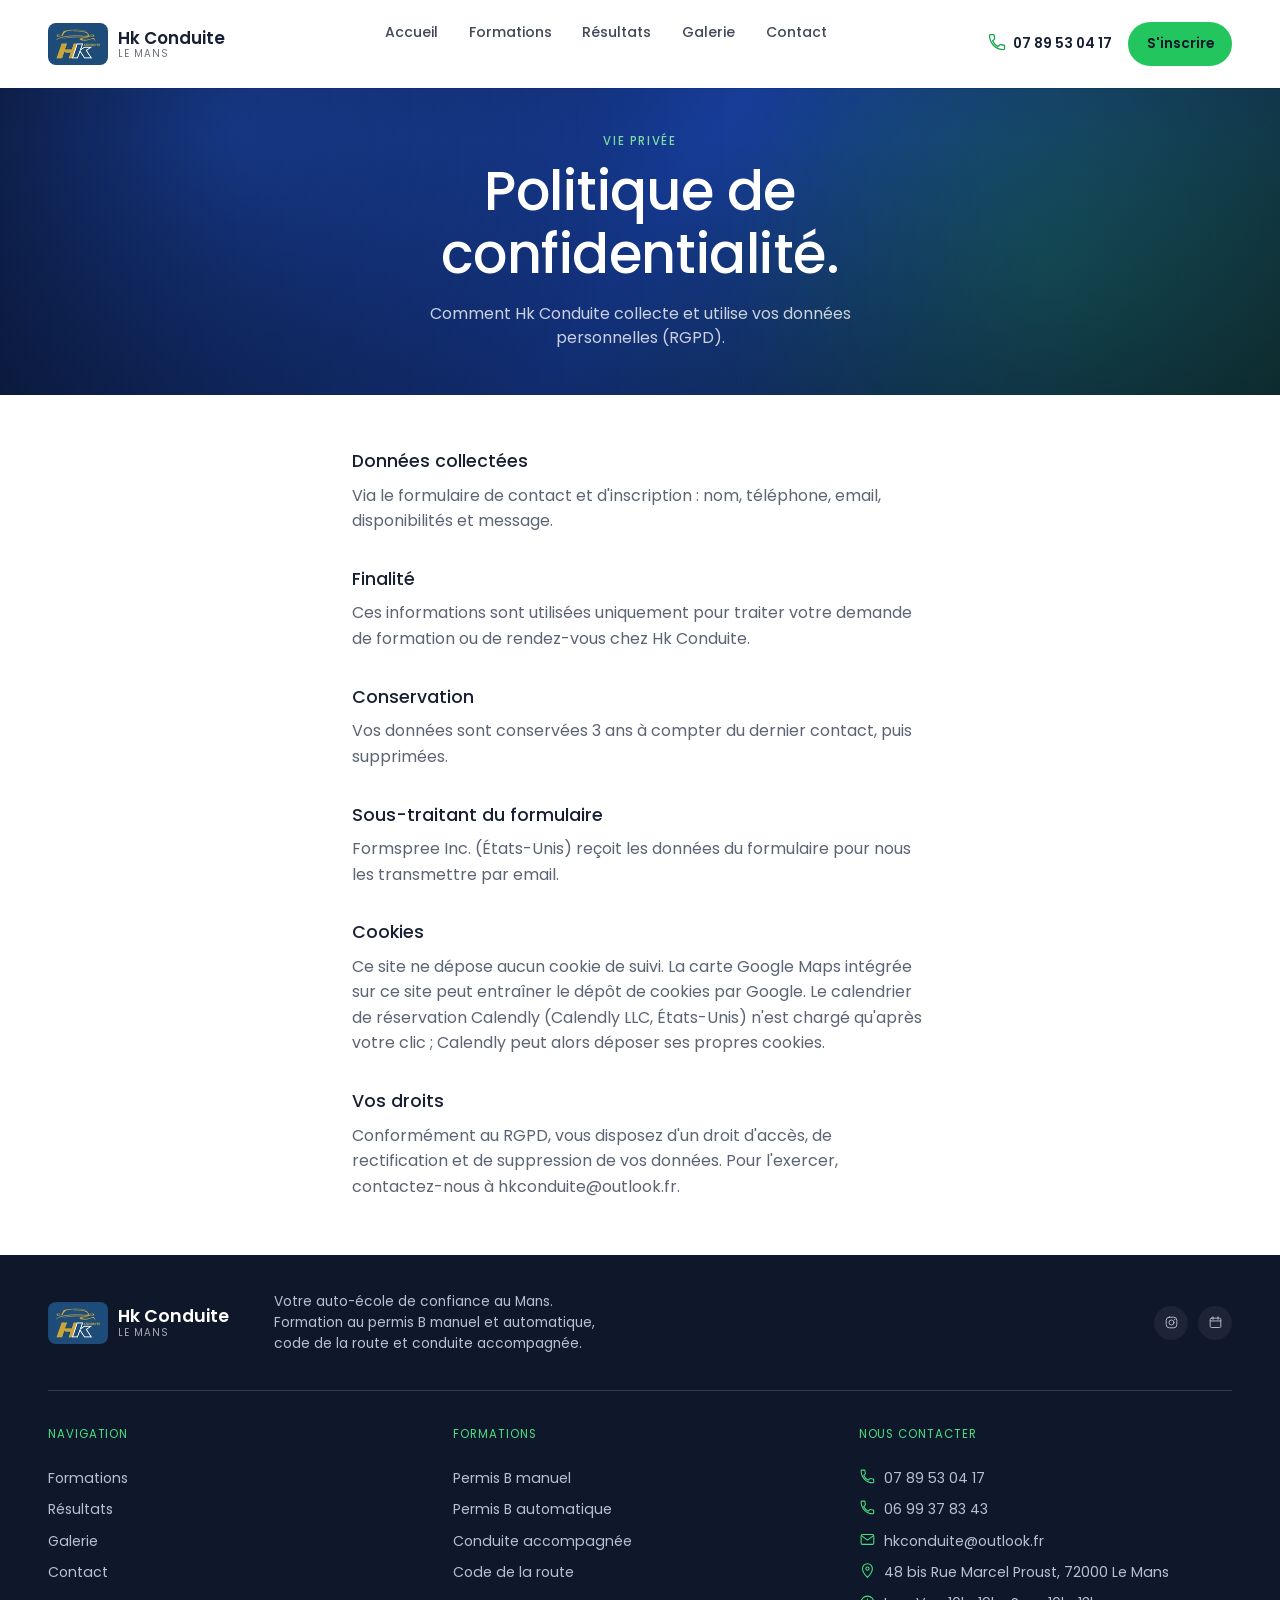
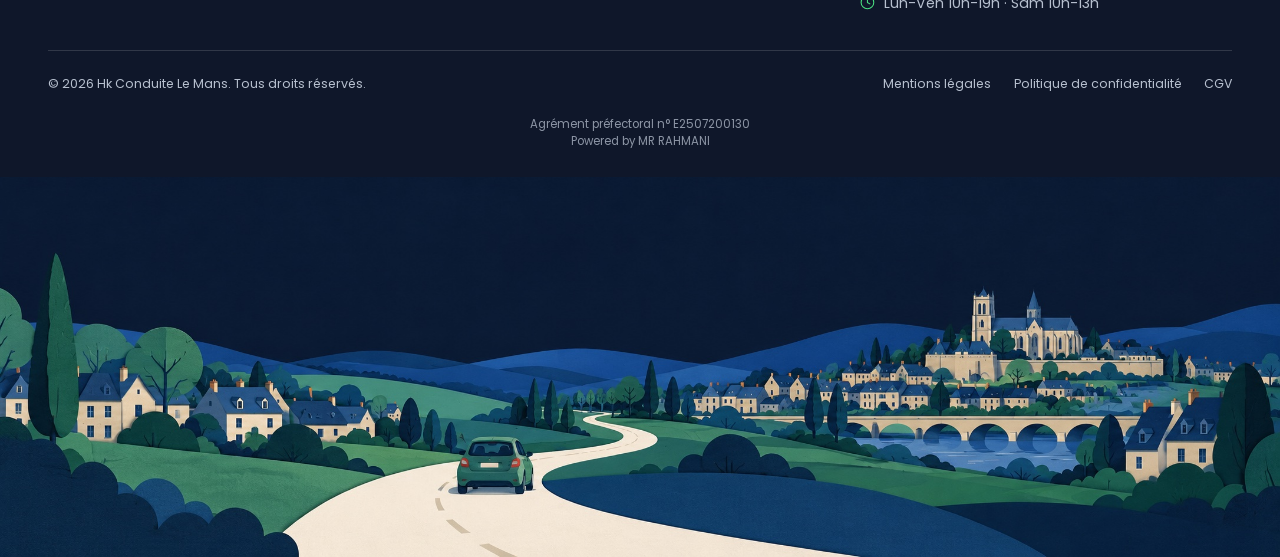
<file: confidentialite.html>
<!doctype html>
<html lang="fr">
<head>
  <meta charset="utf-8">
  <meta name="viewport" content="width=device-width, initial-scale=1">
  <meta name="format-detection" content="telephone=no, date=no, address=no, email=no">
  <meta name="description" content="Politique de confidentialité de Hk Conduite, auto-école à Le Mans.">
  <title>Politique de confidentialité | Hk Conduite Le Mans</title>
  <link rel="icon" href="assets/img/favicon.png">
  <link rel="preconnect" href="https://fonts.googleapis.com">
  <link rel="preconnect" href="https://fonts.gstatic.com" crossorigin>
  <link rel="preload" href="https://fonts.googleapis.com/css2?family=Poppins:wght@400;500;600;700&display=swap" as="style">
  <link rel="stylesheet" href="https://fonts.googleapis.com/css2?family=Poppins:wght@400;500;600;700&display=swap">
  <link rel="preload" href="assets/css/styles.min.css?v=20261027-footer" as="style">
  <link rel="stylesheet" href="assets/css/styles.min.css?v=20261027-footer" media="print" onload="this.media='all'; this.onload=null;">
  <noscript><link rel="stylesheet" href="assets/css/styles.min.css?v=20261027-footer"></noscript>
  <link rel="canonical" href="https://hkconduite.fr/confidentialite">
</head>
<body>
  <a class="skip-link" href="#main">Aller au contenu</a>
  <svg style="display:none" aria-hidden="true">
<symbol id="phone" viewBox="0 0 24 24">
    <path d="M6.6 10.8c1.4 2.8 3.8 5.2 6.6 6.6l2.2-2.2c.3-.3.7-.4 1-.2 1.1.4 2.3.6 3.5.6.6 0 1 .4 1 1V20c0 .6-.4 1-1 1C10.5 21 3 13.5 3 4c0-.6.4-1 1-1h3.5c.6 0 1 .4 1 1 0 1.2.2 2.4.6 3.5.1.3 0 .7-.2 1z"/>
  </symbol>
  <symbol id="pin" viewBox="0 0 24 24">
    <path d="M12 22s7-7.2 7-12.5A7 7 0 0 0 5 9.5C5 14.8 12 22 12 22z"/>
    <circle cx="12" cy="9.5" r="2.3"/>
  </symbol>
  <symbol id="clock" viewBox="0 0 24 24">
    <circle cx="12" cy="12" r="9"/>
    <path d="M12 7v5l3.5 2"/>
  </symbol>
  <symbol id="mail" viewBox="0 0 24 24">
    <rect x="3" y="5" width="18" height="14" rx="2"/>
    <path d="M3.5 6.5 12 13l8.5-6.5"/>
  </symbol>
  <symbol id="steering" viewBox="0 0 24 24">
    <circle cx="12" cy="12" r="9"/>
    <circle cx="12" cy="12" r="2"/>
    <path d="M12 5v5M6.5 15.5 10 13M17.5 15.5 14 13"/>
  </symbol>
  <symbol id="car" viewBox="0 0 24 24">
    <path d="M4 16v-3.5l2-4.5h12l2 4.5V16"/>
    <path d="M4 16h16"/>
    <circle cx="7.5" cy="16.5" r="1.5"/>
    <circle cx="16.5" cy="16.5" r="1.5"/>
  </symbol>
  <symbol id="book" viewBox="0 0 24 24">
    <path d="M12 6c-1.8-1.2-4-1.5-6-1v13c2 0 4.2.3 6 1.5 1.8-1.2 4-1.5 6-1.5V5c-2-.5-4.2-.2-6 1z"/>
    <path d="M12 6v13"/>
  </symbol>
  <symbol id="star" viewBox="0 0 24 24">
    <path d="M12 3l2.6 5.6 6.1.6-4.6 4.2 1.3 6-5.4-3.1-5.4 3.1 1.3-6-4.6-4.2 6.1-.6z"/>
  </symbol>
  <symbol id="shield" viewBox="0 0 24 24">
    <path d="M12 3l7 3v6c0 5-3 8-7 9-4-1-7-4-7-9V6z"/>
  </symbol>
  <symbol id="thumbsup" viewBox="0 0 24 24">
    <path d="M7 11v9H4v-9z"/>
    <path d="M7 11l3-7c.4-.9 1.7-.9 2.2 0 .3.6.4 1.3.2 2l-1 3h5.4c1 0 1.7 1 1.4 2l-1.6 6c-.3 1-1.1 1.7-2.1 1.7H7"/>
  </symbol>
  <symbol id="teacher" viewBox="0 0 24 24">
    <circle cx="9" cy="7" r="3"/>
    <path d="M4 20c0-3 2.2-5.5 5-5.5s5 2.5 5 5.5"/>
    <rect x="15" y="9" width="6" height="7" rx="1"/>
  </symbol>
  <symbol id="group" viewBox="0 0 24 24">
    <circle cx="9" cy="8" r="3"/>
    <circle cx="16" cy="9" r="2.5"/>
    <path d="M3.5 20c0-3.3 2.5-6 5.5-6s5.5 2.7 5.5 6"/>
    <path d="M14.5 14.5c2.5.3 4.5 2.5 4.5 5.5"/>
  </symbol>
  <symbol id="route" viewBox="0 0 24 24">
    <path d="M5 20c3-8 8-4 8-10s-3-6-3-6" stroke-dasharray="2.5 2.5"/>
    <circle cx="5" cy="20" r="1.3" fill="currentColor" stroke="none"/>
    <circle cx="10" cy="4" r="1.3" fill="currentColor" stroke="none"/>
  </symbol>
  <symbol id="calendar" viewBox="0 0 24 24">
    <rect x="3.5" y="5" width="17" height="15" rx="2"/>
    <path d="M3.5 9.5h17M8 3v4M16 3v4"/>
  </symbol>
  <symbol id="check" viewBox="0 0 24 24">
    <circle cx="12" cy="12" r="9"/>
    <path d="M8 12.3l2.6 2.6L16.2 9"/>
  </symbol>
  <symbol id="arrow" viewBox="0 0 24 24">
    <path d="M4 12h15M13 6l6 6-6 6"/>
  </symbol>
  <symbol id="search" viewBox="0 0 24 24">
    <circle cx="10.5" cy="10.5" r="6.5"/>
    <path d="M20 20l-4.5-4.5"/>
  </symbol>
  <symbol id="document" viewBox="0 0 24 24">
    <path d="M6 3h8l5 5v13H6z"/>
    <path d="M14 3v5h5M9 12h6M9 16h6"/>
  </symbol>
  <symbol id="school" viewBox="0 0 24 24">
    <path d="M12 4 2 9l10 5 10-5z"/>
    <path d="M6 11.5V17c0 1.5 3 3 6 3s6-1.5 6-3v-5.5"/>
  </symbol>
  <symbol id="award" viewBox="0 0 24 24">
    <circle cx="12" cy="8" r="5"/>
    <path d="M9 12.5 7 21l5-2.5L17 21l-2-8.5"/>
  </symbol>
  <symbol id="message" viewBox="0 0 24 24">
    <path d="M4 5h16v11H8l-4 4z"/>
  </symbol>
  <symbol id="building" viewBox="0 0 24 24">
    <rect x="5" y="3" width="14" height="18" rx="1"/>
    <path d="M9 7h1M14 7h1M9 11h1M14 11h1M9 15h1M14 15h1"/>
  </symbol>
  <symbol id="chart" viewBox="0 0 24 24">
    <path d="M5 20V11M11 20V5M17 20v-6"/>
    <path d="M3 20h18"/>
  </symbol>
  <symbol id="refresh" viewBox="0 0 24 24">
    <path d="M4 12a8 8 0 0 1 14-5.3M20 12a8 8 0 0 1-14 5.3"/>
    <path d="M18 3v4h-4M6 21v-4h4"/>
  </symbol>
  <symbol id="facebook" viewBox="0 0 24 24">
    <path d="M15 8.5h2.2V5.3h-2.5c-2.4 0-4 1.6-4 4.2v2h-2.2v3.2h2.2V21h3.2v-6.3h2.3l.5-3.2h-2.8v-1.6c0-.9.4-1.4 1.1-1.4z"/>
  </symbol>
  <symbol id="instagram" viewBox="0 0 24 24">
    <rect x="3.5" y="3.5" width="17" height="17" rx="5"/>
    <circle cx="12" cy="12" r="4"/>
    <circle cx="17.2" cy="6.8" r="1" fill="currentColor" stroke="none"/>
  </symbol>
  </svg>
  <header class="site-header inner-header is-scrolled" data-header>
    <a class="brand" href="/"><picture><source srcset="assets/img/hk-logo-42.webp" type="image/webp"><img class="brand-logo" src="assets/img/hk-logo-42.png" alt="HK Conduite" width="42" height="42"></picture><span><strong>Hk Conduite</strong><small>Le Mans</small></span></a>
    <button class="nav-toggle" type="button" aria-label="Ouvrir le menu" aria-expanded="false" data-nav-toggle><span></span><span></span><span></span></button>
    <nav class="main-nav" data-nav>
      <a href="/">Accueil</a>
      <a href="/formations">Formations</a>
      <a href="/resultats">Résultats</a>
      <a href="/galerie">Galerie</a>
      <a href="/contact">Contact</a>
    </nav>
    <div class="header-actions">
      <a class="header-phone" href="tel:+33789530417"><i aria-hidden="true"><svg class="icon" aria-hidden="true"><use href="#phone"></use></svg></i>07 89 53 04 17</a>
      <a class="header-cta" href="/inscription">S'inscrire</a>
    </div>
  </header>
  <main class="page-main" id="main">
    <section class="page-hero">
      <p class="eyebrow">Vie privée</p>
      <h1>Politique de confidentialité.</h1>
      <p>Comment Hk Conduite collecte et utilise vos données personnelles (RGPD).</p>
    </section>
    <section class="section compact legal-content">
      <!-- TODO: contenu par défaut raisonnable — à faire valider par le client ou un juriste avant mise en ligne -->
      <h2>Données collectées</h2>
      <p>Via le formulaire de contact et d'inscription : nom, téléphone, email, disponibilités et message.</p>
      <h2>Finalité</h2>
      <p>Ces informations sont utilisées uniquement pour traiter votre demande de formation ou de rendez-vous chez Hk Conduite.</p>
      <h2>Conservation</h2>
      <p>Vos données sont conservées 3 ans à compter du dernier contact, puis supprimées.</p>
      <h2>Sous-traitant du formulaire</h2>
      <!-- TODO: mettre à jour si le client change d'outil de formulaire -->
      <p>Formspree Inc. (États-Unis) reçoit les données du formulaire pour nous les transmettre par email.</p>
      <h2>Cookies</h2>
      <p>Ce site ne dépose aucun cookie de suivi. La carte Google Maps intégrée sur ce site peut entraîner le dépôt de cookies par Google. Le calendrier de réservation Calendly (Calendly LLC, États-Unis) n'est chargé qu'après votre clic ; Calendly peut alors déposer ses propres cookies.</p>
      <h2>Vos droits</h2>
      <p>Conformément au RGPD, vous disposez d'un droit d'accès, de rectification et de suppression de vos données. Pour l'exercer, contactez-nous à hkconduite@outlook.fr.</p>
    </section>
  </main>
  <footer class="site-footer">
    <div class="footer-inner">
      <div class="footer-top">
        <a class="brand" href="/"><picture><source srcset="assets/img/hk-logo-42.webp" type="image/webp"><img class="brand-logo" src="assets/img/hk-logo-42.png" alt="Hk Conduite" width="42" height="42"></picture><span><strong>Hk Conduite</strong><small>Le Mans</small></span></a>
        <p class="footer-tagline">Votre auto-école de confiance au Mans. Formation au permis B manuel et automatique, code de la route et conduite accompagnée.</p>
        <div class="footer-social">
          <a href="https://www.instagram.com/hk_conduite_/" target="_blank" rel="noopener" aria-label="Instagram Hk Conduite"><svg class="icon" aria-hidden="true"><use href="#instagram"></use></svg></a>
          <a href="https://calendly.com/hk-conduite/30min" target="_blank" rel="noopener" aria-label="Réserver un créneau en ligne"><svg class="icon" aria-hidden="true"><use href="#calendar"></use></svg></a>
        </div>
      </div>
      <div class="footer-grid">
        <nav class="footer-nav" aria-label="Navigation secondaire">
          <p class="footer-heading">Navigation</p>
          <a href="/formations">Formations</a>
          <a href="/resultats">Résultats</a>
          <a href="/galerie">Galerie</a>
          <a href="/contact">Contact</a>
        </nav>
        <nav class="footer-nav" aria-label="Nos formations">
          <p class="footer-heading">Formations</p>
          <a href="/formations">Permis B manuel</a>
          <a href="/formations">Permis B automatique</a>
          <a href="/formations">Conduite accompagnée</a>
          <a href="/formations">Code de la route</a>
        </nav>
        <div class="footer-contact">
          <p class="footer-heading">Nous contacter</p>
          <a href="tel:+33789530417"><i aria-hidden="true"><svg class="icon" aria-hidden="true"><use href="#phone"></use></svg></i>07 89 53 04 17</a>
          <a href="tel:+33699378343"><i aria-hidden="true"><svg class="icon" aria-hidden="true"><use href="#phone"></use></svg></i>06 99 37 83 43</a>
          <a href="mailto:hkconduite@outlook.fr"><i aria-hidden="true"><svg class="icon" aria-hidden="true"><use href="#mail"></use></svg></i>hkconduite@outlook.fr</a>
          <span><i aria-hidden="true"><svg class="icon" aria-hidden="true"><use href="#pin"></use></svg></i>48 bis Rue Marcel Proust, 72000 Le Mans</span>
          <span><i aria-hidden="true"><svg class="icon" aria-hidden="true"><use href="#clock"></use></svg></i>Lun-Ven 10h-19h · Sam 10h-13h</span>
        </div>
      </div>
      <div class="footer-bottom">
        <p>© 2026 Hk Conduite Le Mans. Tous droits réservés.</p>
        <div class="footer-legal">
          <a href="/mentions-legales">Mentions légales</a>
          <a href="/confidentialite">Politique de confidentialité</a>
          <a href="/cgv">CGV</a>
        </div>
      </div>
      <p class="footer-agreement">
        Agrément préfectoral n° E2507200130<br>
        Powered by <a href="https://www.linkedin.com/in/mujeeb-rahaman-rahmani/">MR RAHMANI</a>
      </p>
    </div>
    <div class="footer-landscape" aria-hidden="true"><img src="assets/img/illustrations/footer-road.jpg" alt="" width="2172" height="724" loading="lazy" decoding="async"></div>
  </footer>
  <div class="mobile-cta-bar">
    <a class="btn secondary" href="tel:+33789530417"><i aria-hidden="true"><svg class="icon" aria-hidden="true"><use href="#phone"></use></svg></i>Appeler</a>
    <a class="btn primary" href="/inscription">S'inscrire</a>
  </div>
  <script src="assets/js/dock-nav.js" defer></script>
  <script src="script.js" defer></script>
</body>
</html>
</file>
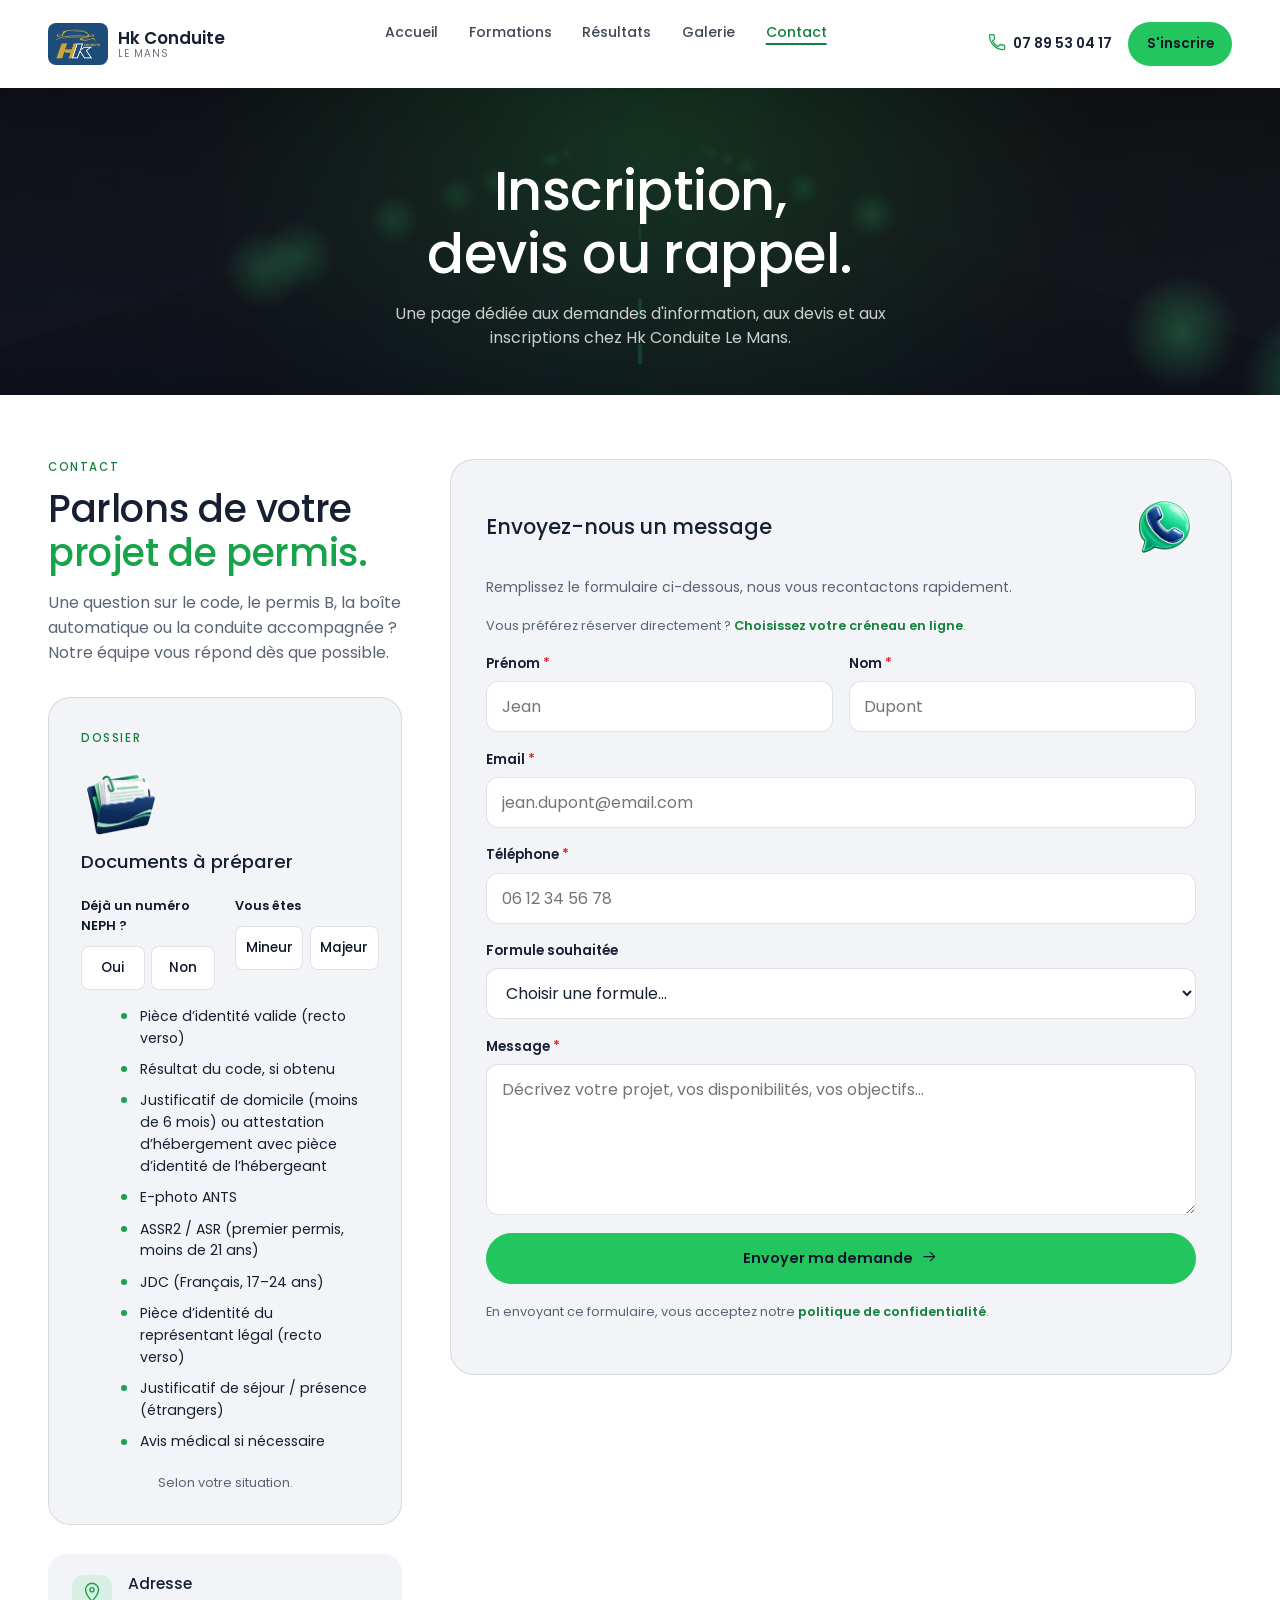
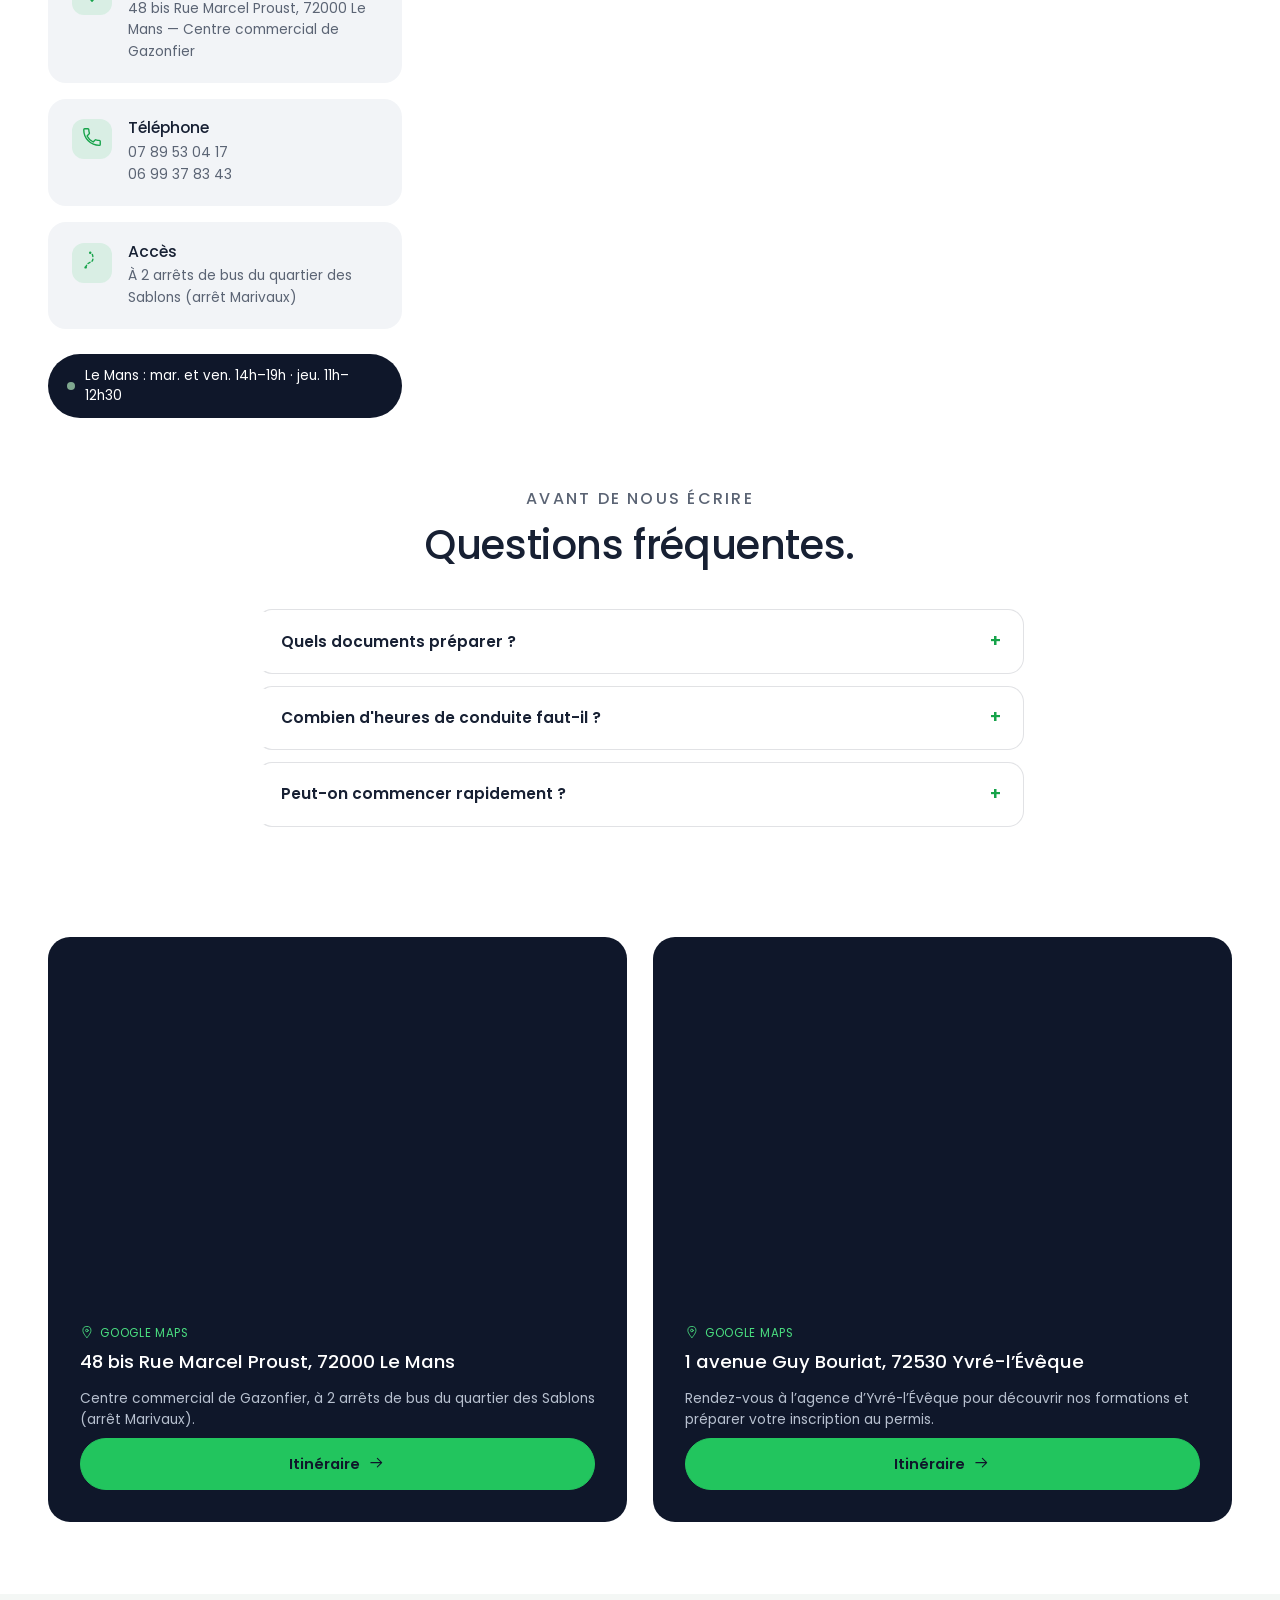
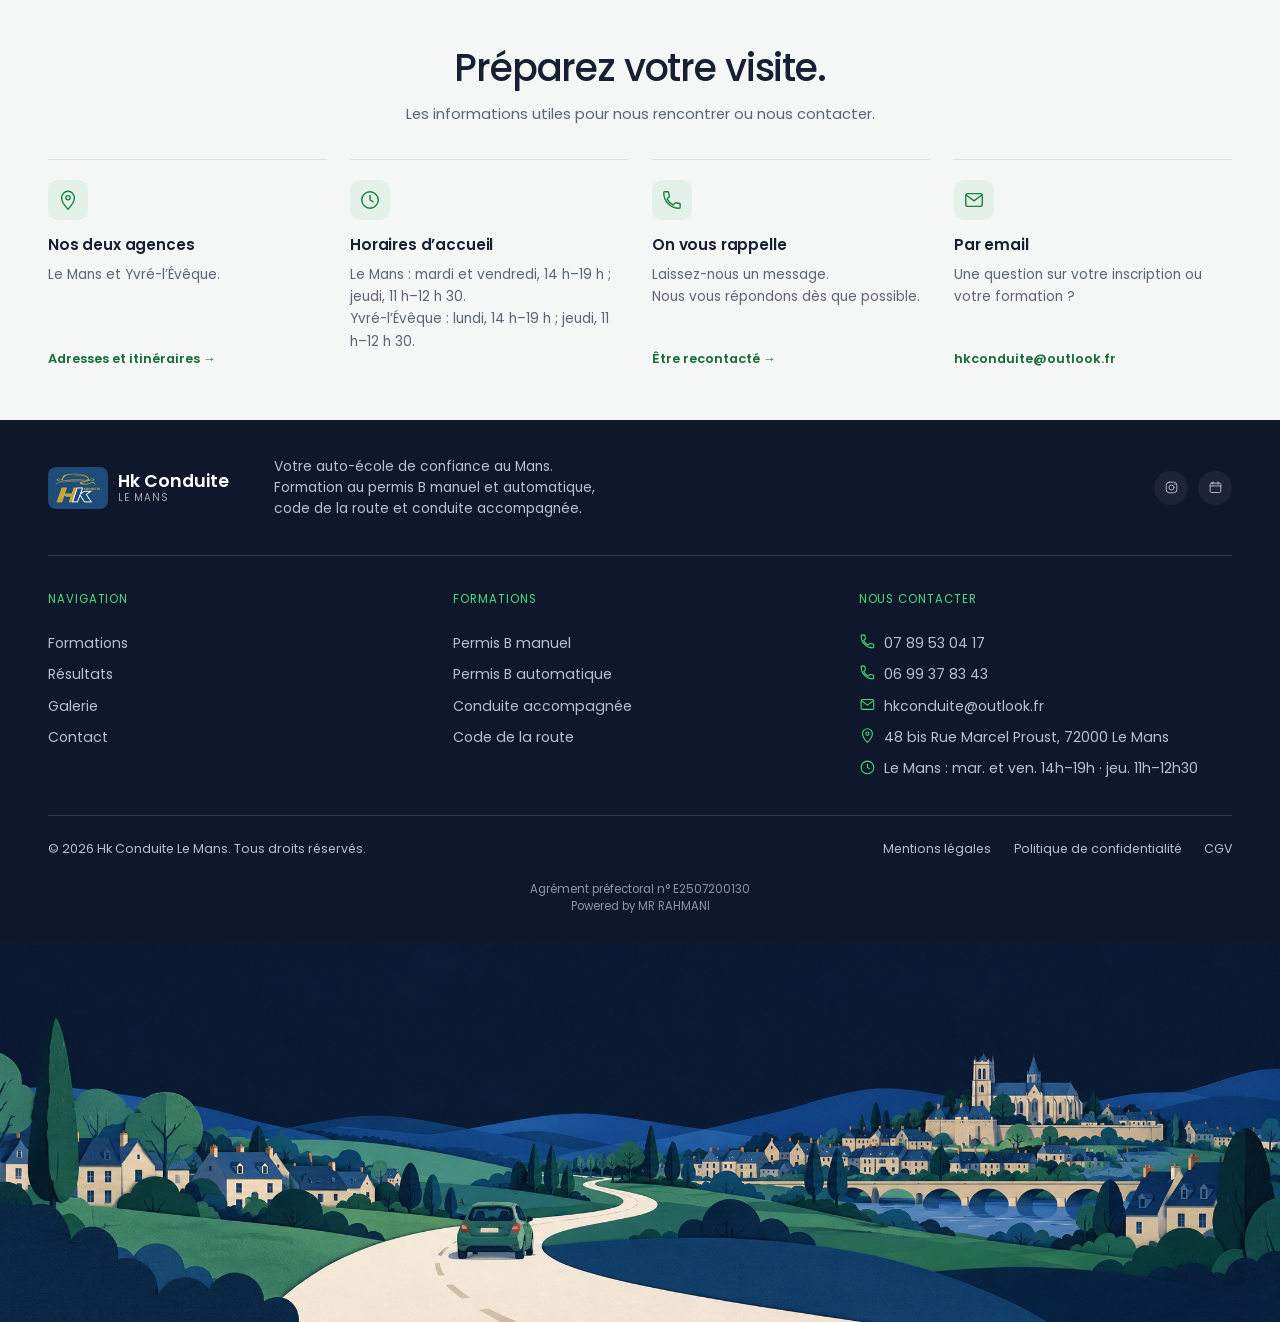
<file: contact.html>
<!doctype html>
<html lang="fr">
<head>
  <meta charset="utf-8">
  <meta name="viewport" content="width=device-width, initial-scale=1">
  <meta name="format-detection" content="telephone=no, date=no, address=no, email=no">
  <meta name="description" content="Contactez Hk Conduite au Mans pour un devis, une inscription ou un rappel : téléphone, formulaire et localisation de l'agence.">
  <title>Contact et inscription | Hk Conduite Le Mans</title>
  <link rel="icon" href="assets/img/favicon.png">
  <link rel="preconnect" href="https://fonts.googleapis.com">
  <link rel="preconnect" href="https://fonts.gstatic.com" crossorigin>
  <link rel="preload" href="https://fonts.googleapis.com/css2?family=Poppins:wght@400;500;600;700&display=swap" as="style">
  <link rel="stylesheet" href="https://fonts.googleapis.com/css2?family=Poppins:wght@400;500;600;700&display=swap">
  <link rel="preload" href="assets/css/styles.min.css?v=20261028-practical" as="style">
  <link rel="stylesheet" href="assets/css/styles.min.css?v=20261028-practical" media="print" onload="this.media='all'; this.onload=null;">
  <noscript><link rel="stylesheet" href="assets/css/styles.min.css?v=20261028-practical"></noscript>
  <link rel="stylesheet" href="assets/css/contact-mobile.css?v=20261115-4">
  <link rel="canonical" href="https://hkconduite.fr/contact">
</head>
<body class="contact-page">
  <a class="skip-link" href="#main">Aller au contenu</a>
  <svg style="display:none" aria-hidden="true">
<symbol id="phone" viewBox="0 0 24 24">
    <path d="M6.6 10.8c1.4 2.8 3.8 5.2 6.6 6.6l2.2-2.2c.3-.3.7-.4 1-.2 1.1.4 2.3.6 3.5.6.6 0 1 .4 1 1V20c0 .6-.4 1-1 1C10.5 21 3 13.5 3 4c0-.6.4-1 1-1h3.5c.6 0 1 .4 1 1 0 1.2.2 2.4.6 3.5.1.3 0 .7-.2 1z"/>
  </symbol>
  <symbol id="pin" viewBox="0 0 24 24">
    <path d="M12 22s7-7.2 7-12.5A7 7 0 0 0 5 9.5C5 14.8 12 22 12 22z"/>
    <circle cx="12" cy="9.5" r="2.3"/>
  </symbol>
  <symbol id="clock" viewBox="0 0 24 24">
    <circle cx="12" cy="12" r="9"/>
    <path d="M12 7v5l3.5 2"/>
  </symbol>
  <symbol id="mail" viewBox="0 0 24 24">
    <rect x="3" y="5" width="18" height="14" rx="2"/>
    <path d="M3.5 6.5 12 13l8.5-6.5"/>
  </symbol>
  <symbol id="steering" viewBox="0 0 24 24">
    <circle cx="12" cy="12" r="9"/>
    <circle cx="12" cy="12" r="2"/>
    <path d="M12 5v5M6.5 15.5 10 13M17.5 15.5 14 13"/>
  </symbol>
  <symbol id="car" viewBox="0 0 24 24">
    <path d="M4 16v-3.5l2-4.5h12l2 4.5V16"/>
    <path d="M4 16h16"/>
    <circle cx="7.5" cy="16.5" r="1.5"/>
    <circle cx="16.5" cy="16.5" r="1.5"/>
  </symbol>
  <symbol id="book" viewBox="0 0 24 24">
    <path d="M12 6c-1.8-1.2-4-1.5-6-1v13c2 0 4.2.3 6 1.5 1.8-1.2 4-1.5 6-1.5V5c-2-.5-4.2-.2-6 1z"/>
    <path d="M12 6v13"/>
  </symbol>
  <symbol id="star" viewBox="0 0 24 24">
    <path d="M12 3l2.6 5.6 6.1.6-4.6 4.2 1.3 6-5.4-3.1-5.4 3.1 1.3-6-4.6-4.2 6.1-.6z"/>
  </symbol>
  <symbol id="shield" viewBox="0 0 24 24">
    <path d="M12 3l7 3v6c0 5-3 8-7 9-4-1-7-4-7-9V6z"/>
  </symbol>
  <symbol id="thumbsup" viewBox="0 0 24 24">
    <path d="M7 11v9H4v-9z"/>
    <path d="M7 11l3-7c.4-.9 1.7-.9 2.2 0 .3.6.4 1.3.2 2l-1 3h5.4c1 0 1.7 1 1.4 2l-1.6 6c-.3 1-1.1 1.7-2.1 1.7H7"/>
  </symbol>
  <symbol id="teacher" viewBox="0 0 24 24">
    <circle cx="9" cy="7" r="3"/>
    <path d="M4 20c0-3 2.2-5.5 5-5.5s5 2.5 5 5.5"/>
    <rect x="15" y="9" width="6" height="7" rx="1"/>
  </symbol>
  <symbol id="group" viewBox="0 0 24 24">
    <circle cx="9" cy="8" r="3"/>
    <circle cx="16" cy="9" r="2.5"/>
    <path d="M3.5 20c0-3.3 2.5-6 5.5-6s5.5 2.7 5.5 6"/>
    <path d="M14.5 14.5c2.5.3 4.5 2.5 4.5 5.5"/>
  </symbol>
  <symbol id="route" viewBox="0 0 24 24">
    <path d="M5 20c3-8 8-4 8-10s-3-6-3-6" stroke-dasharray="2.5 2.5"/>
    <circle cx="5" cy="20" r="1.3" fill="currentColor" stroke="none"/>
    <circle cx="10" cy="4" r="1.3" fill="currentColor" stroke="none"/>
  </symbol>
  <symbol id="calendar" viewBox="0 0 24 24">
    <rect x="3.5" y="5" width="17" height="15" rx="2"/>
    <path d="M3.5 9.5h17M8 3v4M16 3v4"/>
  </symbol>
  <symbol id="check" viewBox="0 0 24 24">
    <circle cx="12" cy="12" r="9"/>
    <path d="M8 12.3l2.6 2.6L16.2 9"/>
  </symbol>
  <symbol id="arrow" viewBox="0 0 24 24">
    <path d="M4 12h15M13 6l6 6-6 6"/>
  </symbol>
  <symbol id="search" viewBox="0 0 24 24">
    <circle cx="10.5" cy="10.5" r="6.5"/>
    <path d="M20 20l-4.5-4.5"/>
  </symbol>
  <symbol id="document" viewBox="0 0 24 24">
    <path d="M6 3h8l5 5v13H6z"/>
    <path d="M14 3v5h5M9 12h6M9 16h6"/>
  </symbol>
  <symbol id="school" viewBox="0 0 24 24">
    <path d="M12 4 2 9l10 5 10-5z"/>
    <path d="M6 11.5V17c0 1.5 3 3 6 3s6-1.5 6-3v-5.5"/>
  </symbol>
  <symbol id="award" viewBox="0 0 24 24">
    <circle cx="12" cy="8" r="5"/>
    <path d="M9 12.5 7 21l5-2.5L17 21l-2-8.5"/>
  </symbol>
  <symbol id="message" viewBox="0 0 24 24">
    <path d="M4 5h16v11H8l-4 4z"/>
  </symbol>
  <symbol id="building" viewBox="0 0 24 24">
    <rect x="5" y="3" width="14" height="18" rx="1"/>
    <path d="M9 7h1M14 7h1M9 11h1M14 11h1M9 15h1M14 15h1"/>
  </symbol>
  <symbol id="chart" viewBox="0 0 24 24">
    <path d="M5 20V11M11 20V5M17 20v-6"/>
    <path d="M3 20h18"/>
  </symbol>
  <symbol id="refresh" viewBox="0 0 24 24">
    <path d="M4 12a8 8 0 0 1 14-5.3M20 12a8 8 0 0 1-14 5.3"/>
    <path d="M18 3v4h-4M6 21v-4h4"/>
  </symbol>
  <symbol id="facebook" viewBox="0 0 24 24">
    <path d="M15 8.5h2.2V5.3h-2.5c-2.4 0-4 1.6-4 4.2v2h-2.2v3.2h2.2V21h3.2v-6.3h2.3l.5-3.2h-2.8v-1.6c0-.9.4-1.4 1.1-1.4z"/>
  </symbol>
  <symbol id="instagram" viewBox="0 0 24 24">
    <rect x="3.5" y="3.5" width="17" height="17" rx="5"/>
    <circle cx="12" cy="12" r="4"/>
    <circle cx="17.2" cy="6.8" r="1" fill="currentColor" stroke="none"/>
  </symbol>
  </svg>
  <header class="site-header inner-header is-scrolled" data-header>
    <a class="brand" href="/"><picture><source srcset="assets/img/hk-logo-42.webp" type="image/webp"><img class="brand-logo" src="assets/img/hk-logo-42.png" alt="HK Conduite" width="42" height="42"></picture><span><strong>Hk Conduite</strong><small>Le Mans</small></span></a>
    <button class="nav-toggle" type="button" aria-label="Ouvrir le menu" aria-expanded="false" data-nav-toggle><span></span><span></span><span></span></button>
    <nav class="main-nav" data-nav><a href="/">Accueil</a><a href="/formations">Formations</a><a href="/resultats">Résultats</a><a href="/galerie">Galerie</a><a href="/contact" class="active">Contact</a></nav>
    <div class="header-actions">
      <a class="header-phone" href="tel:+33789530417"><i aria-hidden="true"><svg class="icon" aria-hidden="true"><use href="#phone"></use></svg></i>07 89 53 04 17</a>
      <a class="header-cta" href="/inscription">S'inscrire</a>
    </div>
  </header>
  <main class="page-main" id="main">
    <section class="page-hero">
      <canvas class="page-hero-canvas" id="roadCanvas" aria-hidden="true"></canvas>
      <p class="eyebrow">Contact</p>
      <h1>Inscription, devis ou rappel.</h1>
      <p>Une page dédiée aux demandes d'information, aux devis et aux inscriptions chez Hk Conduite Le Mans.</p>
    </section>
    <section class="faq-contact compact">
      <div class="contact-intro">
        <p class="eyebrow">Contact</p>
        <h2>Parlons de votre <span>projet de permis.</span></h2>
        <p>Une question sur le code, le permis B, la boîte automatique ou la conduite accompagnée ? Notre équipe vous répond dès que possible.</p>
      <div class="documents-card">
        <p class="eyebrow">Dossier</p>
        <img class="document-sticker" src="assets/img/illustrations/sticker-unique-documents.png" alt="" aria-hidden="true" width="78" height="68" loading="lazy">
        <h2 id="documents-inscription">Documents à préparer</h2>
        <div class="document-profile" data-document-profile>
          <fieldset>
            <legend>Déjà un numéro NEPH ?</legend>
            <div class="document-choices">
              <label><input type="radio" name="document-neph" value="yes"><span>Oui</span></label>
              <label><input type="radio" name="document-neph" value="no"><span>Non</span></label>
            </div>
          </fieldset>
          <fieldset>
            <legend>Vous êtes</legend>
            <div class="document-choices">
              <label><input type="radio" name="document-age" value="minor"><span>Mineur</span></label>
              <label><input type="radio" name="document-age" value="adult"><span>Majeur</span></label>
            </div>
          </fieldset>
        </div>
        <ul data-document-list aria-live="polite" aria-relevant="additions removals" aria-label="Documents selon votre profil">
          <li>Pièce d’identité valide (recto verso)</li>
          <li data-neph-document hidden>Attestation NEPH</li>
          <li>Résultat du code, si obtenu</li>
          <li data-first-registration>Justificatif de domicile (moins de 6 mois) ou attestation d’hébergement avec pièce d’identité de l’hébergeant</li>
          <li data-first-registration>E-photo ANTS</li>
          <li data-first-registration>ASSR2 / ASR (premier permis, moins de 21 ans)</li>
          <li data-first-registration data-jdc>JDC (Français, 17–24 ans)</li>
          <li data-minor-document>Pièce d’identité du représentant légal (recto verso)</li>
          <li data-first-registration>Justificatif de séjour / présence (étrangers)</li>
          <li>Avis médical si nécessaire</li>
        </ul>
        <p class="document-profile-note" data-document-note>Sélectionnez votre profil.</p>
      </div>
        <div class="info-card-list">
          <div class="info-card">
            <span class="icon-badge"><i aria-hidden="true"><svg class="icon" aria-hidden="true"><use href="#pin"></use></svg></i></span>
            <div>
              <h3>Adresse</h3>
              <p>48 bis Rue Marcel Proust, 72000 Le Mans — Centre commercial de Gazonfier</p>
            </div>
          </div>
          <div class="info-card">
            <span class="icon-badge"><i aria-hidden="true"><svg class="icon" aria-hidden="true"><use href="#phone"></use></svg></i></span>
            <div>
              <h3>Téléphone</h3>
              <p><a href="tel:+33789530417">07 89 53 04 17</a><br><a href="tel:+33699378343">06 99 37 83 43</a></p>
            </div>
          </div>
          <div class="info-card">
            <span class="icon-badge"><i aria-hidden="true"><svg class="icon" aria-hidden="true"><use href="#route"></use></svg></i></span>
            <div>
              <h3>Accès</h3>
              <p>À 2 arrêts de bus du quartier des Sablons (arrêt Marivaux)</p>
            </div>
          </div>
        </div>
        <div class="hours-pill"><span class="status-dot" aria-hidden="true"></span>Le Mans : mar. et ven. 14h–19h · jeu. 11h–12h30</div>

      </div>
      <form id="demande" class="contact-card form-card" action="https://formspree.io/f/maeoyorv" method="POST" data-contact-form>
        <div class="sticker-title-row"><h2>Envoyez-nous un message</h2><img class="context-sticker" src="assets/img/illustrations/sticker-unique-contact.png" alt="" aria-hidden="true" width="64" height="64" loading="lazy"></div>
        <p>Remplissez le formulaire ci-dessous, nous vous recontactons rapidement.</p>
        <p class="calendly-fallback">Vous préférez réserver directement ? <a href="https://calendly.com/hk-conduite/30min" target="_blank" rel="noopener">Choisissez votre créneau en ligne</a>.</p>
        <input type="text" name="_gotcha" style="display:none" tabindex="-1" autocomplete="off" aria-hidden="true">
        <div class="form-row">
          <label><span>Prénom <span class="req" aria-hidden="true">*</span></span><input type="text" name="firstname" placeholder="Jean" required minlength="2" autocomplete="given-name"></label>
          <label><span>Nom <span class="req" aria-hidden="true">*</span></span><input type="text" name="lastname" placeholder="Dupont" required minlength="2" autocomplete="family-name"></label>
        </div>
        <label><span>Email <span class="req" aria-hidden="true">*</span></span><input type="email" name="email" placeholder="jean.dupont@email.com" required autocomplete="email" inputmode="email" autocapitalize="off" autocorrect="off"></label>
        <label><span>Téléphone <span class="req" aria-hidden="true">*</span></span><input type="tel" name="phone" placeholder="06 12 34 56 78" required pattern="(?=(?:[^0-9]*[0-9]){6})[0-9 .\(\)\+\-]+" autocomplete="tel" inputmode="tel"></label>
        <label>Formule souhaitée<select name="project"><option value="">Choisir une formule...</option><option>Permis B manuel</option><option>Permis B automatique</option><option>Code</option><option>Conduite accompagnée</option><option value="evaluation">Évaluation : offerte avec une formule, sinon 45 €</option><option value="parrainage">Parrainage</option></select></label>
        <label data-referral-field hidden>Nom et prénom du parrain (facultatif)<input disabled type="text" name="parrain" maxlength="120" placeholder="La personne qui vous recommande Hk Conduite" aria-describedby="parrain-help"></label>
        <p id="parrain-help" class="form-rgpd" data-referral-field hidden>Indiquez le nom et le prénom de la personne qui vous recommande Hk Conduite : elle bénéficie d’une heure de conduite offerte pour votre parrainage.</p>
        <label><span>Message <span class="req" aria-hidden="true">*</span></span><textarea name="message" rows="5" placeholder="Décrivez votre projet, vos disponibilités, vos objectifs..." required></textarea></label>
        <button class="btn primary" type="submit">Envoyer ma demande <i aria-hidden="true"><svg class="icon" aria-hidden="true"><use href="#arrow"></use></svg></i></button>
        <p class="form-rgpd">En envoyant ce formulaire, vous acceptez notre <a href="/confidentialite">politique de confidentialité</a>.</p>
        <p class="form-note" data-form-note role="status" aria-live="polite"></p>
      </form>
    </section>
    <section class="section compact">
      <div class="section-head"><p class="eyebrow">Avant de nous écrire</p><h2>Questions fréquentes.</h2></div>
      <div class="faq mini-faq" style="max-width: 48rem; margin: 2rem auto 0;">
        <details><summary><span>Quels documents préparer ?</span></summary><p>La liste varie selon votre profil. <a class="document-profile-link" href="#documents-inscription">Voir les documents à préparer</a>. Pour vérifier votre dossier, le mieux est de passer à l’agence avec vos documents.</p></details>
        <details><summary><span>Combien d'heures de conduite faut-il ?</span></summary><p>Le minimum légal est de <strong>20 heures en boîte manuelle</strong> et <strong>13 heures en boîte automatique</strong>, sauf exceptions. Le nombre d'heures peut varier selon votre niveau et votre progression, évalués en début de formation.</p></details>
        <details><summary><span>Peut-on commencer rapidement ?</span></summary><p>Oui, selon les disponibilités du planning et sous réserve d’un dossier complet. Notre <strong>formule accélérée</strong> permet également de suivre la formation à un rythme plus intensif.</p></details>
      </div>
    </section>
    <section class="contact-layout agency-maps" id="nos-agences">
      <div class="map-card">
        <iframe class="map-embed" src="https://www.google.com/maps?q=48+bis+Rue+Marcel+Proust%2C+72000+Le+Mans&z=16&output=embed" loading="lazy" referrerpolicy="no-referrer-when-downgrade" title="Localisation Hk Conduite Le Mans"></iframe>
        <div class="map-info">
          <span><i aria-hidden="true"><svg class="icon" aria-hidden="true"><use href="#pin"></use></svg></i>Google Maps</span>
          <h2>48 bis Rue Marcel Proust, 72000 Le Mans</h2>
          <p>Centre commercial de Gazonfier, à 2 arrêts de bus du quartier des Sablons (arrêt Marivaux).</p>
          <a class="btn primary" href="https://www.google.com/maps/dir/?api=1&amp;destination=48+bis+Rue+Marcel+Proust%2C+72000+Le+Mans" target="_blank" rel="noopener" aria-label="Itinéraire vers Hk Conduite au Mans">Itinéraire <i aria-hidden="true"><svg class="icon" aria-hidden="true"><use href="#arrow"></use></svg></i></a>
        </div>
      </div>

      <div class="map-card">
        <iframe class="map-embed" src="https://www.google.com/maps?q=1+Avenue+Guy+Bouriat%2C+72530+Yvr%C3%A9-l%27%C3%89v%C3%AAque&amp;z=16&amp;output=embed" loading="lazy" referrerpolicy="no-referrer-when-downgrade" title="Localisation Hk Conduite Yvré-l'Évêque"></iframe>
        <div class="map-info">
          <span><i aria-hidden="true"><svg class="icon" aria-hidden="true"><use href="#pin"></use></svg></i>Google Maps</span>
          <h2>1 avenue Guy Bouriat, 72530 Yvré-l’Évêque</h2>
          <p>Rendez-vous à l’agence d’Yvré-l’Évêque pour découvrir nos formations et préparer votre inscription au permis.</p>
          <a class="btn primary" href="https://www.google.com/maps/dir/?api=1&amp;destination=1+Avenue+Guy+Bouriat%2C+72530+Yvr%C3%A9-l%27%C3%89v%C3%AAque" target="_blank" rel="noopener" aria-label="Itinéraire vers Hk Conduite à Yvré-l'Évêque">Itinéraire <i aria-hidden="true"><svg class="icon" aria-hidden="true"><use href="#arrow"></use></svg></i></a>
        </div>
      </div>
    </section>
    <section class="section soft-section compact agency-info-section" aria-labelledby="agency-info-title">
      <div class="agency-info-inner">
        <div class="agency-info-heading"><h2 id="agency-info-title">Préparez votre visite.</h2><p>Les informations utiles pour nous rencontrer ou nous contacter.</p></div>
        <div class="agency-practical-grid">
          <div><span class="practical-icon" aria-hidden="true"><svg class="icon"><use href="#pin"></use></svg></span><h3>Nos deux agences</h3><p>Le Mans et Yvré-l’Évêque.</p><a href="#nos-agences">Adresses et itinéraires <span aria-hidden="true">→</span></a></div>
          <div><span class="practical-icon" aria-hidden="true"><svg class="icon"><use href="#clock"></use></svg></span><h3>Horaires d’accueil</h3><p>Le Mans : mardi et vendredi, 14 h–19 h ; jeudi, 11 h–12 h 30.<br>Yvré-l’Évêque : lundi, 14 h–19 h ; jeudi, 11 h–12 h 30.</p></div>
          <div><span class="practical-icon" aria-hidden="true"><svg class="icon"><use href="#phone"></use></svg></span><h3>On vous rappelle</h3><p>Laissez-nous un message.<br>Nous vous répondons dès que possible.</p><a href="#demande">Être recontacté <span aria-hidden="true">→</span></a></div>
          <div><span class="practical-icon" aria-hidden="true"><svg class="icon"><use href="#mail"></use></svg></span><h3>Par email</h3><p>Une question sur votre inscription ou votre formation ?</p><a href="mailto:hkconduite@outlook.fr">hkconduite@outlook.fr</a></div>
        </div>
      </div>
    </section>
  </main>
  <footer class="site-footer">
    <div class="footer-inner">
      <div class="footer-top">
        <a class="brand" href="/"><picture><source srcset="assets/img/hk-logo-42.webp" type="image/webp"><img class="brand-logo" src="assets/img/hk-logo-42.png" alt="Hk Conduite" width="42" height="42"></picture><span><strong>Hk Conduite</strong><small>Le Mans</small></span></a>
        <p class="footer-tagline">Votre auto-école de confiance au Mans. Formation au permis B manuel et automatique, code de la route et conduite accompagnée.</p>
        <div class="footer-social">
          <a href="https://www.instagram.com/hk_conduite_/" target="_blank" rel="noopener" aria-label="Instagram Hk Conduite"><svg class="icon" aria-hidden="true"><use href="#instagram"></use></svg></a>
          <a href="https://calendly.com/hk-conduite/30min" target="_blank" rel="noopener" aria-label="Réserver un créneau en ligne"><svg class="icon" aria-hidden="true"><use href="#calendar"></use></svg></a>
        </div>
      </div>
      <div class="footer-grid">
        <nav class="footer-nav" aria-label="Navigation secondaire">
          <p class="footer-heading">Navigation</p>
          <a href="/formations">Formations</a>
          <a href="/resultats">Résultats</a>
          <a href="/galerie">Galerie</a>
          <a href="/contact">Contact</a>
        </nav>
        <nav class="footer-nav" aria-label="Nos formations">
          <p class="footer-heading">Formations</p>
          <a href="/formations">Permis B manuel</a>
          <a href="/formations">Permis B automatique</a>
          <a href="/formations">Conduite accompagnée</a>
          <a href="/formations">Code de la route</a>
        </nav>
        <div class="footer-contact">
          <p class="footer-heading">Nous contacter</p>
          <a href="tel:+33789530417"><i aria-hidden="true"><svg class="icon" aria-hidden="true"><use href="#phone"></use></svg></i>07 89 53 04 17</a>
          <a href="tel:+33699378343"><i aria-hidden="true"><svg class="icon" aria-hidden="true"><use href="#phone"></use></svg></i>06 99 37 83 43</a>
          <a href="mailto:hkconduite@outlook.fr"><i aria-hidden="true"><svg class="icon" aria-hidden="true"><use href="#mail"></use></svg></i>hkconduite@outlook.fr</a>
          <span><i aria-hidden="true"><svg class="icon" aria-hidden="true"><use href="#pin"></use></svg></i>48 bis Rue Marcel Proust, 72000 Le Mans</span>
          <span><i aria-hidden="true"><svg class="icon" aria-hidden="true"><use href="#clock"></use></svg></i>Le Mans : mar. et ven. 14h–19h · jeu. 11h–12h30</span>
        </div>
      </div>
      <div class="footer-bottom">
        <p>© 2026 Hk Conduite Le Mans. Tous droits réservés.</p>
        <div class="footer-legal">
          <a href="/mentions-legales">Mentions légales</a>
          <a href="/confidentialite">Politique de confidentialité</a>
          <a href="/cgv">CGV</a>
        </div>
      </div>
      <p class="footer-agreement">
        Agrément préfectoral n° E2507200130<br>
        Powered by <a href="https://www.linkedin.com/in/mujeeb-rahaman-rahmani/">MR RAHMANI</a>
      </p>
    </div>
    <div class="footer-landscape" aria-hidden="true"><img src="assets/img/illustrations/footer-road.jpg" alt="" width="2172" height="724" loading="lazy" decoding="async"></div>
  </footer>
  <div class="mobile-cta-bar">
    <a class="btn secondary" href="tel:+33789530417"><i aria-hidden="true"><svg class="icon" aria-hidden="true"><use href="#phone"></use></svg></i>Appeler</a>
    <a class="btn primary" href="/inscription">S'inscrire</a>
  </div>
  <script src="assets/js/road-canvas.js" defer></script>
  <script src="assets/js/dock-nav.js" defer></script>
  <script src="assets/js/document-profile.js" defer></script>
  <script src="script.js?v=20261115-form" defer></script>
</body>
</html>
</file>
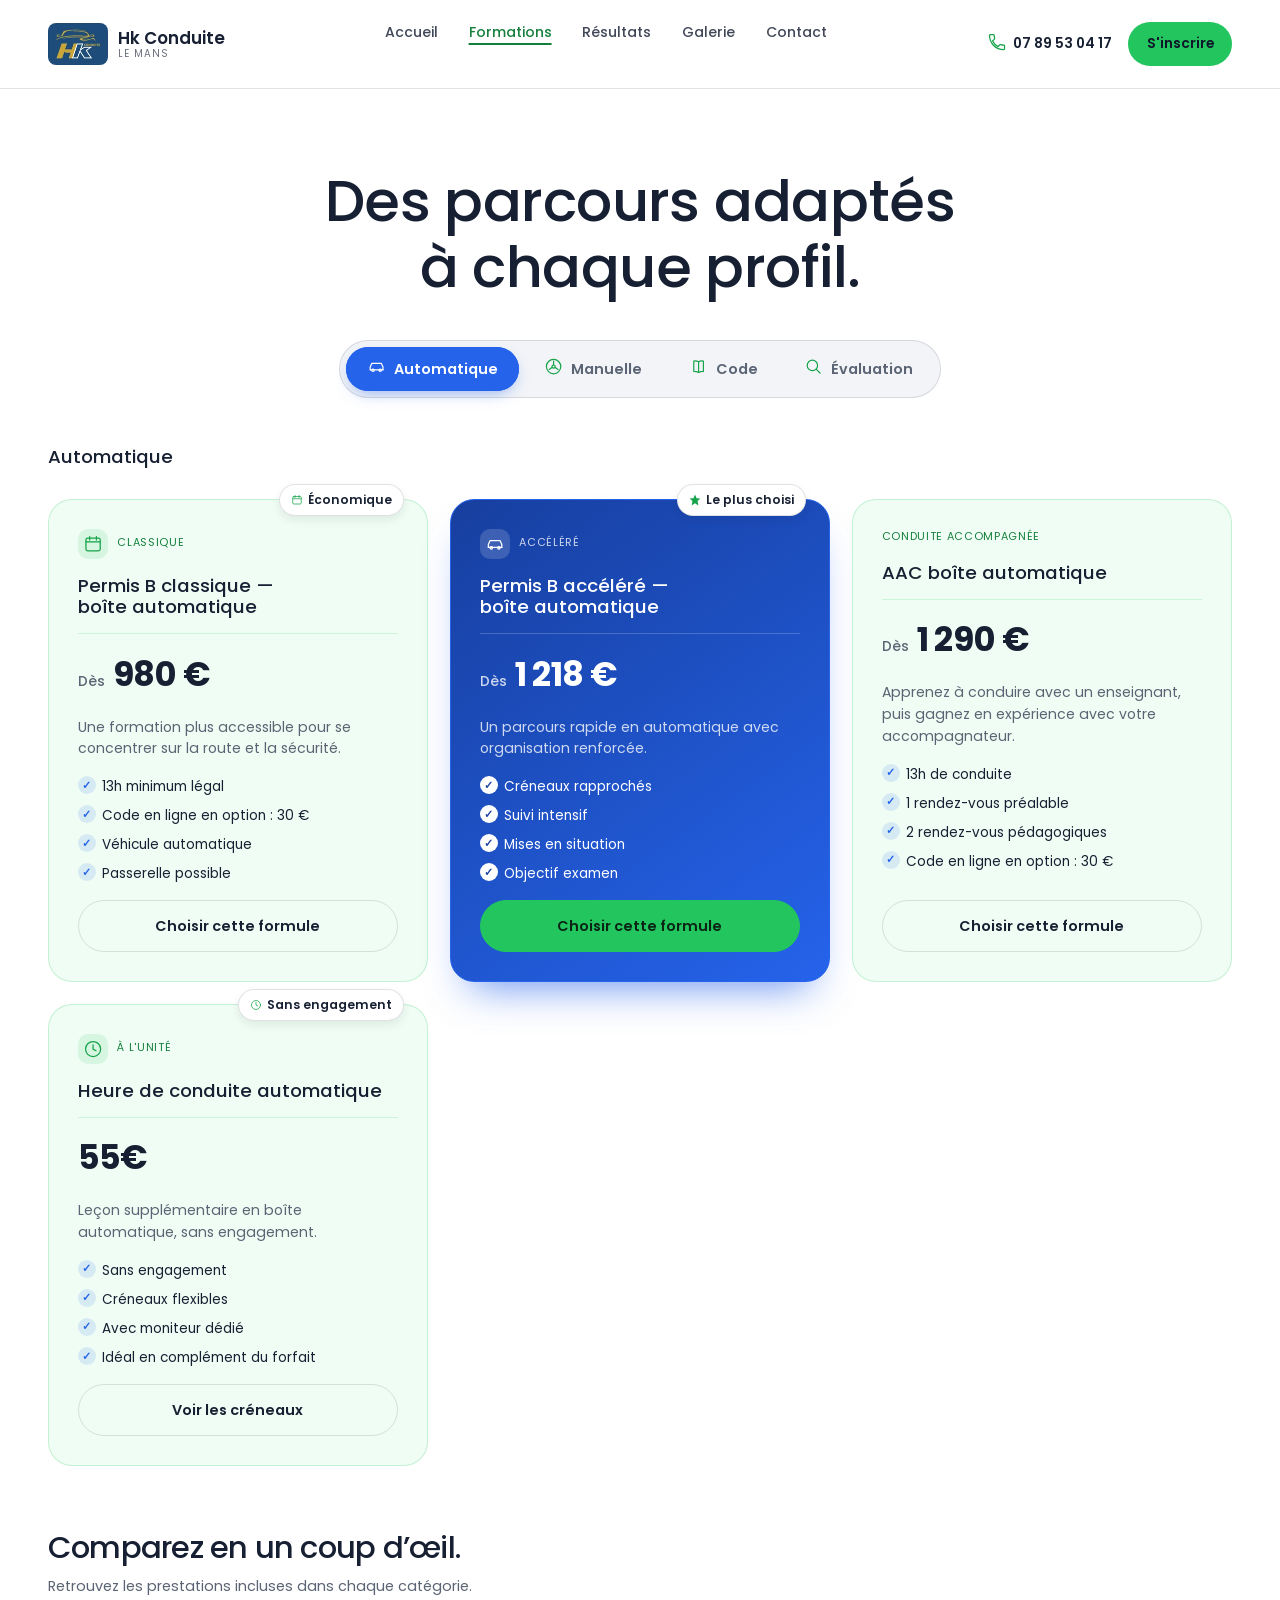
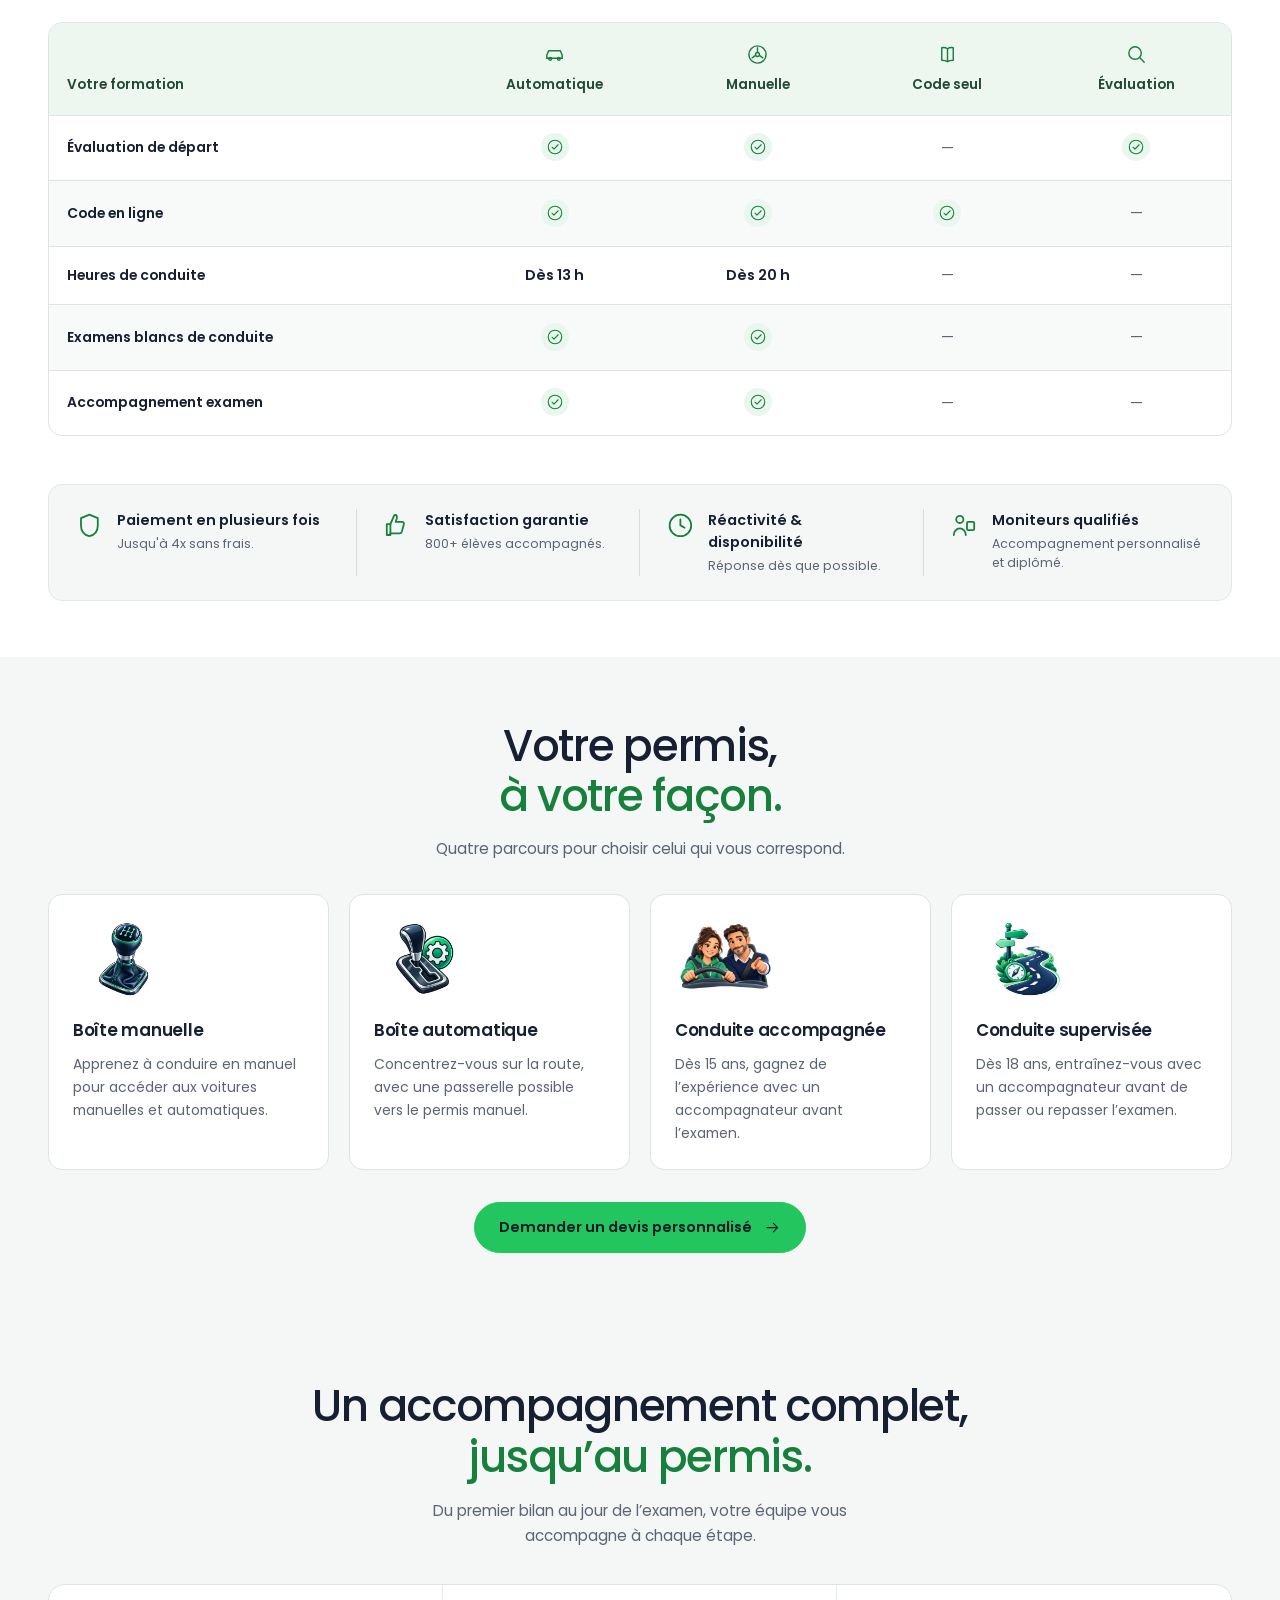
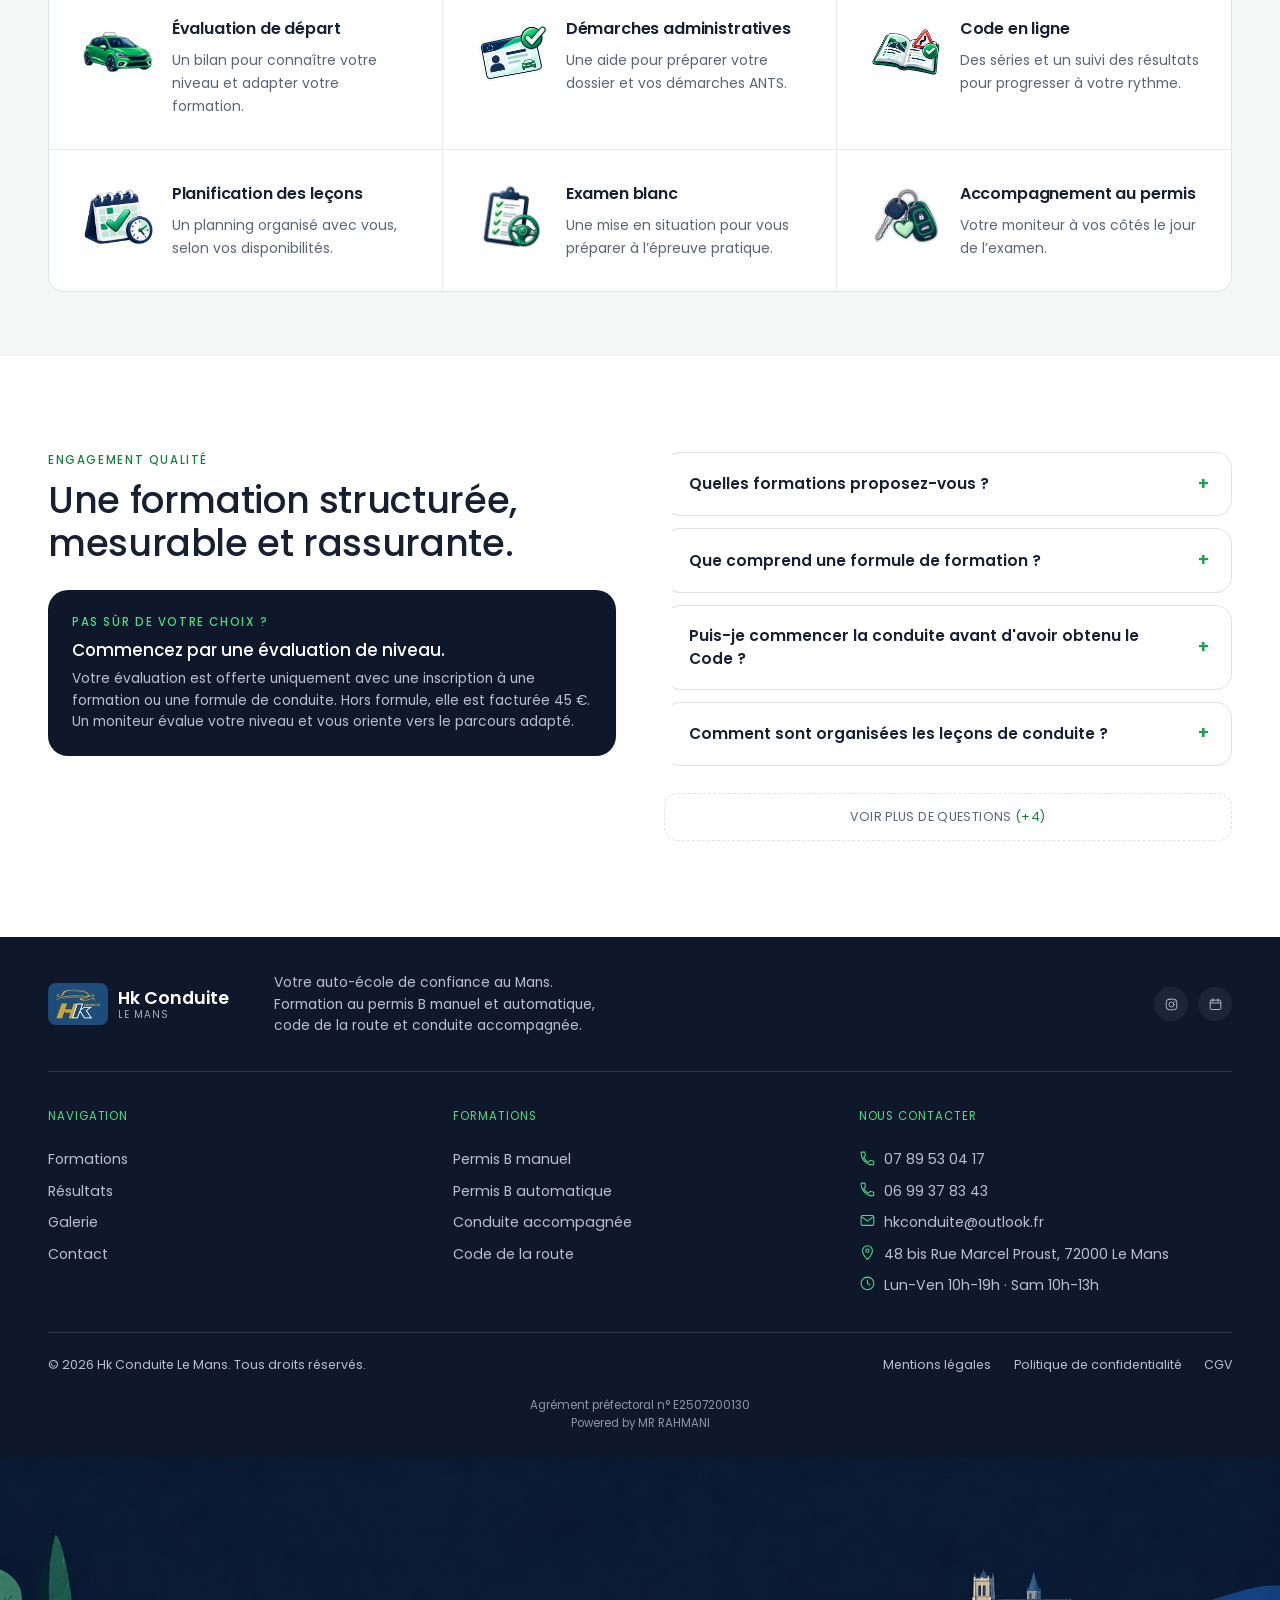
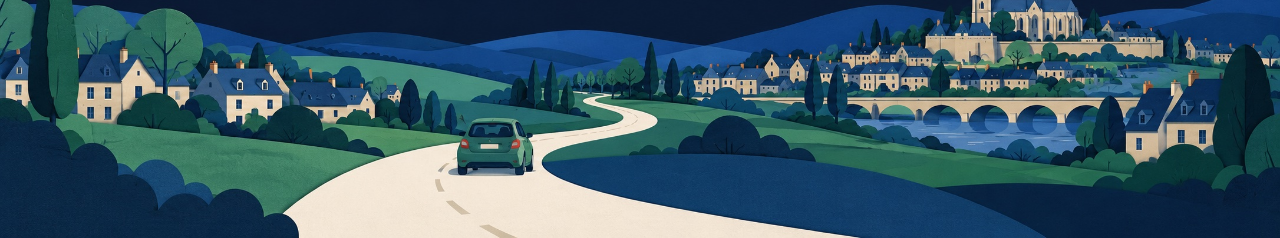
<file: formations.html>
<!doctype html>
<html lang="fr">
<head>
  <meta charset="utf-8">
  <meta name="viewport" content="width=device-width, initial-scale=1">
  <meta name="format-detection" content="telephone=no, date=no, address=no, email=no">
  <meta name="description" content="Découvrez les formules Hk Conduite au Mans : permis B manuel ou automatique, code de la route, évaluation de niveau et tarifs détaillés.">
  <title>Formations et tarifs | Hk Conduite Le Mans</title>
  <link rel="icon" href="assets/img/favicon.png">
  <link rel="preconnect" href="https://fonts.googleapis.com">
  <link rel="preconnect" href="https://fonts.gstatic.com" crossorigin>
  <link rel="preload" href="https://fonts.googleapis.com/css2?family=Poppins:wght@400;500;600;700&display=swap" as="style">
  <link rel="stylesheet" href="https://fonts.googleapis.com/css2?family=Poppins:wght@400;500;600;700&display=swap">
  <link rel="preload" href="assets/css/styles.min.css?v=20261028-options" as="style">
  <link rel="stylesheet" href="assets/css/styles.min.css?v=20261028-options" media="print" onload="this.media='all'; this.onload=null;">
  <noscript><link rel="stylesheet" href="assets/css/styles.min.css?v=20261028-options"></noscript>
  <link rel="canonical" href="https://hkconduite.fr/formations">
</head>
<body>
  <a class="skip-link" href="#main">Aller au contenu</a>
  <svg style="display:none" aria-hidden="true">
<symbol id="phone" viewBox="0 0 24 24">
    <path d="M6.6 10.8c1.4 2.8 3.8 5.2 6.6 6.6l2.2-2.2c.3-.3.7-.4 1-.2 1.1.4 2.3.6 3.5.6.6 0 1 .4 1 1V20c0 .6-.4 1-1 1C10.5 21 3 13.5 3 4c0-.6.4-1 1-1h3.5c.6 0 1 .4 1 1 0 1.2.2 2.4.6 3.5.1.3 0 .7-.2 1z"/>
  </symbol>
  <symbol id="pin" viewBox="0 0 24 24">
    <path d="M12 22s7-7.2 7-12.5A7 7 0 0 0 5 9.5C5 14.8 12 22 12 22z"/>
    <circle cx="12" cy="9.5" r="2.3"/>
  </symbol>
  <symbol id="clock" viewBox="0 0 24 24">
    <circle cx="12" cy="12" r="9"/>
    <path d="M12 7v5l3.5 2"/>
  </symbol>
  <symbol id="mail" viewBox="0 0 24 24">
    <rect x="3" y="5" width="18" height="14" rx="2"/>
    <path d="M3.5 6.5 12 13l8.5-6.5"/>
  </symbol>
  <symbol id="steering" viewBox="0 0 24 24">
    <circle cx="12" cy="12" r="9"/>
    <circle cx="12" cy="12" r="2"/>
    <path d="M12 5v5M6.5 15.5 10 13M17.5 15.5 14 13"/>
  </symbol>
  <symbol id="car" viewBox="0 0 24 24">
    <path d="M4 16v-3.5l2-4.5h12l2 4.5V16"/>
    <path d="M4 16h16"/>
    <circle cx="7.5" cy="16.5" r="1.5"/>
    <circle cx="16.5" cy="16.5" r="1.5"/>
  </symbol>
  <symbol id="book" viewBox="0 0 24 24">
    <path d="M12 6c-1.8-1.2-4-1.5-6-1v13c2 0 4.2.3 6 1.5 1.8-1.2 4-1.5 6-1.5V5c-2-.5-4.2-.2-6 1z"/>
    <path d="M12 6v13"/>
  </symbol>
  <symbol id="star" viewBox="0 0 24 24">
    <path d="M12 3l2.6 5.6 6.1.6-4.6 4.2 1.3 6-5.4-3.1-5.4 3.1 1.3-6-4.6-4.2 6.1-.6z"/>
  </symbol>
  <symbol id="shield" viewBox="0 0 24 24">
    <path d="M12 3l7 3v6c0 5-3 8-7 9-4-1-7-4-7-9V6z"/>
  </symbol>
  <symbol id="thumbsup" viewBox="0 0 24 24">
    <path d="M7 11v9H4v-9z"/>
    <path d="M7 11l3-7c.4-.9 1.7-.9 2.2 0 .3.6.4 1.3.2 2l-1 3h5.4c1 0 1.7 1 1.4 2l-1.6 6c-.3 1-1.1 1.7-2.1 1.7H7"/>
  </symbol>
  <symbol id="teacher" viewBox="0 0 24 24">
    <circle cx="9" cy="7" r="3"/>
    <path d="M4 20c0-3 2.2-5.5 5-5.5s5 2.5 5 5.5"/>
    <rect x="15" y="9" width="6" height="7" rx="1"/>
  </symbol>
  <symbol id="group" viewBox="0 0 24 24">
    <circle cx="9" cy="8" r="3"/>
    <circle cx="16" cy="9" r="2.5"/>
    <path d="M3.5 20c0-3.3 2.5-6 5.5-6s5.5 2.7 5.5 6"/>
    <path d="M14.5 14.5c2.5.3 4.5 2.5 4.5 5.5"/>
  </symbol>
  <symbol id="route" viewBox="0 0 24 24">
    <path d="M5 20c3-8 8-4 8-10s-3-6-3-6" stroke-dasharray="2.5 2.5"/>
    <circle cx="5" cy="20" r="1.3" fill="currentColor" stroke="none"/>
    <circle cx="10" cy="4" r="1.3" fill="currentColor" stroke="none"/>
  </symbol>
  <symbol id="calendar" viewBox="0 0 24 24">
    <rect x="3.5" y="5" width="17" height="15" rx="2"/>
    <path d="M3.5 9.5h17M8 3v4M16 3v4"/>
  </symbol>
  <symbol id="check" viewBox="0 0 24 24">
    <circle cx="12" cy="12" r="9"/>
    <path d="M8 12.3l2.6 2.6L16.2 9"/>
  </symbol>
  <symbol id="arrow" viewBox="0 0 24 24">
    <path d="M4 12h15M13 6l6 6-6 6"/>
  </symbol>
  <symbol id="search" viewBox="0 0 24 24">
    <circle cx="10.5" cy="10.5" r="6.5"/>
    <path d="M20 20l-4.5-4.5"/>
  </symbol>
  <symbol id="document" viewBox="0 0 24 24">
    <path d="M6 3h8l5 5v13H6z"/>
    <path d="M14 3v5h5M9 12h6M9 16h6"/>
  </symbol>
  <symbol id="school" viewBox="0 0 24 24">
    <path d="M12 4 2 9l10 5 10-5z"/>
    <path d="M6 11.5V17c0 1.5 3 3 6 3s6-1.5 6-3v-5.5"/>
  </symbol>
  <symbol id="award" viewBox="0 0 24 24">
    <circle cx="12" cy="8" r="5"/>
    <path d="M9 12.5 7 21l5-2.5L17 21l-2-8.5"/>
  </symbol>
  <symbol id="message" viewBox="0 0 24 24">
    <path d="M4 5h16v11H8l-4 4z"/>
  </symbol>
  <symbol id="building" viewBox="0 0 24 24">
    <rect x="5" y="3" width="14" height="18" rx="1"/>
    <path d="M9 7h1M14 7h1M9 11h1M14 11h1M9 15h1M14 15h1"/>
  </symbol>
  <symbol id="chart" viewBox="0 0 24 24">
    <path d="M5 20V11M11 20V5M17 20v-6"/>
    <path d="M3 20h18"/>
  </symbol>
  <symbol id="refresh" viewBox="0 0 24 24">
    <path d="M4 12a8 8 0 0 1 14-5.3M20 12a8 8 0 0 1-14 5.3"/>
    <path d="M18 3v4h-4M6 21v-4h4"/>
  </symbol>
  <symbol id="facebook" viewBox="0 0 24 24">
    <path d="M15 8.5h2.2V5.3h-2.5c-2.4 0-4 1.6-4 4.2v2h-2.2v3.2h2.2V21h3.2v-6.3h2.3l.5-3.2h-2.8v-1.6c0-.9.4-1.4 1.1-1.4z"/>
  </symbol>
  <symbol id="instagram" viewBox="0 0 24 24">
    <rect x="3.5" y="3.5" width="17" height="17" rx="5"/>
    <circle cx="12" cy="12" r="4"/>
    <circle cx="17.2" cy="6.8" r="1" fill="currentColor" stroke="none"/>
  </symbol>
  </svg>
  <header class="site-header inner-header is-scrolled" data-header>
    <a class="brand" href="/"><picture><source srcset="assets/img/hk-logo-42.webp" type="image/webp"><img class="brand-logo" src="assets/img/hk-logo-42.png" alt="HK Conduite" width="42" height="42"></picture><span><strong>Hk Conduite</strong><small>Le Mans</small></span></a>
    <button class="nav-toggle" type="button" aria-label="Ouvrir le menu" aria-expanded="false" data-nav-toggle><span></span><span></span><span></span></button>
    <nav class="main-nav" data-nav>
      <a href="/">Accueil</a><a href="/formations" class="active">Formations</a><a href="/resultats">Résultats</a><a href="/galerie">Galerie</a><a href="/contact">Contact</a>
    </nav>
    <div class="header-actions">
      <a class="header-phone" href="tel:+33789530417"><i aria-hidden="true"><svg class="icon" aria-hidden="true"><use href="#phone"></use></svg></i>07 89 53 04 17</a>
      <a class="header-cta" href="/inscription">S'inscrire</a>
    </div>
  </header>
  <main class="page-main" id="main">
    <section class="clean-page-hero">
      <h1>Des parcours adaptés à chaque profil.</h1>
    </section>
    <section class="section compact formations-catalog">
      <nav class="category-nav" aria-label="Choisir une catégorie" role="tablist">
        <span class="category-nav-indicator" aria-hidden="true"></span>
        <a href="#cat-auto" id="tab-auto" class="active" role="tab" aria-selected="true" aria-controls="cat-auto" tabindex="0"><i aria-hidden="true"><svg class="icon" aria-hidden="true"><use href="#car"></use></svg></i>Automatique</a>
        <a href="#cat-manuelle" id="tab-manuelle" role="tab" aria-selected="false" aria-controls="cat-manuelle" tabindex="-1"><i aria-hidden="true"><svg class="icon" aria-hidden="true"><use href="#steering"></use></svg></i>Manuelle</a>
        <a href="#cat-code" id="tab-code" role="tab" aria-selected="false" aria-controls="cat-code" tabindex="-1"><i aria-hidden="true"><svg class="icon" aria-hidden="true"><use href="#book"></use></svg></i>Code</a>
        <a href="#cat-evaluation" id="tab-evaluation" role="tab" aria-selected="false" aria-controls="cat-evaluation" tabindex="-1"><i aria-hidden="true"><svg class="icon" aria-hidden="true"><use href="#search"></use></svg></i>Évaluation</a>
      </nav>

      <div class="category-block" id="cat-auto" role="tabpanel" aria-labelledby="tab-auto">
        <h3 class="category-title">Automatique</h3>
        <div class="carousel-wrap">
        <button type="button" class="carousel-arrow prev" aria-label="Formule précédente" disabled>
          <svg class="icon" aria-hidden="true"><use href="#arrow"></use></svg>
        </button>
        <div class="formula-grid formula-grid--trio">
          <article class="formula-card">
            <span class="formula-badge"><svg class="icon badge-star" aria-hidden="true"><use href="#calendar"></use></svg>Économique</span>
            <span class="formula-type"><i aria-hidden="true"><svg class="icon" aria-hidden="true"><use href="#calendar"></use></svg></i>Classique</span>
            <h4>Permis B classique — boîte automatique</h4>
            <p class="formula-price"><span class="price-label">Dès</span><span class="price-amount">980 €</span></p>
            <p>Une formation plus accessible pour se concentrer sur la route et la sécurité.</p>
            <ul>
              <li>13h minimum légal</li>
              <li>Code en ligne en option : 30 €</li>
              <li>Véhicule automatique</li>
              <li>Passerelle possible</li>
            </ul>
            <a class="btn secondary-dark" href="/inscription">Choisir cette formule</a>
          </article>
          <article class="formula-card featured-formula">
            <span class="formula-badge"><svg class="badge-star" viewBox="0 0 20 20" fill="currentColor" aria-hidden="true"><path d="M10 1l2.6 5.9L19 7.6l-4.7 4.1L15.6 19 10 15.6 4.4 19l1.3-7.3L1 7.6l6.4-.7L10 1z"/></svg>Le plus choisi</span>
            <span class="formula-type"><i aria-hidden="true"><svg class="icon" aria-hidden="true"><use href="#car"></use></svg></i>Accéléré</span>
            <h4>Permis B accéléré — boîte automatique</h4>
            <p class="formula-price"><span class="price-label">Dès</span><span class="price-amount">1 218 €</span></p>
            <p>Un parcours rapide en automatique avec organisation renforcée.</p>
            <ul>
              <li>Créneaux rapprochés</li>
              <li>Suivi intensif</li>
              <li>Mises en situation</li>
              <li>Objectif examen</li>
            </ul>
            <a class="btn primary" href="/inscription">Choisir cette formule</a>
          </article>
          <article class="formula-card">
            <span class="formula-type">Conduite accompagnée</span>
            <h4>AAC boîte automatique</h4>
            <p class="formula-price"><span class="price-label">Dès</span><span class="price-amount">1 290 €</span></p>
            <p>Apprenez à conduire avec un enseignant, puis gagnez en expérience avec votre accompagnateur.</p>
            <ul>
              <li>13h de conduite</li>
              <li>1 rendez-vous préalable</li>
              <li>2 rendez-vous pédagogiques</li>
              <li>Code en ligne en option : 30 €</li>
            </ul>
            <a class="btn secondary-dark" href="/inscription">Choisir cette formule</a>
          </article>
          <article class="formula-card">
            <span class="formula-badge"><svg class="icon badge-star" aria-hidden="true"><use href="#clock"></use></svg>Sans engagement</span>
            <span class="formula-type"><i aria-hidden="true"><svg class="icon" aria-hidden="true"><use href="#clock"></use></svg></i>À l'unité</span>
            <h4>Heure de conduite automatique</h4>
            <p class="formula-price"><span class="price-amount">55€</span></p>
            <p>Leçon supplémentaire en boîte automatique, sans engagement.</p>
            <ul>
              <li>Sans engagement</li>
              <li>Créneaux flexibles</li>
              <li>Avec moniteur dédié</li>
              <li>Idéal en complément du forfait</li>
            </ul>
            <a class="btn secondary-dark" href="/contact">Voir les créneaux</a>
          </article>
        </div>
        <button type="button" class="carousel-arrow next" aria-label="Formule suivante">
          <svg class="icon" aria-hidden="true"><use href="#arrow"></use></svg>
        </button>
        </div>
      </div>

      <div class="category-block" id="cat-manuelle" role="tabpanel" aria-labelledby="tab-manuelle" hidden>
        <h3 class="category-title">Manuelle</h3>
        <div class="carousel-wrap">
        <button type="button" class="carousel-arrow prev" aria-label="Formule précédente" disabled>
          <svg class="icon" aria-hidden="true"><use href="#arrow"></use></svg>
        </button>
        <div class="formula-grid formula-grid--trio">
          <article class="formula-card">
            <span class="formula-badge"><svg class="icon badge-star" aria-hidden="true"><use href="#calendar"></use></svg>Économique</span>
            <span class="formula-type"><i aria-hidden="true"><svg class="icon" aria-hidden="true"><use href="#calendar"></use></svg></i>Classique</span>
            <h4>Permis B classique — boîte manuelle</h4>
            <p class="formula-price"><span class="price-label">Dès</span><span class="price-amount">1 323 €</span></p>
            <p>Formation progressive pour avancer à votre rythme avec un suivi complet.</p>
            <ul>
              <li>Évaluation offerte avec une formule</li>
              <li>Code en ligne en option : 30 €</li>
              <li>20h de conduite</li>
              <li>Accompagnement examen</li>
            </ul>
            <a class="btn secondary-dark" href="/inscription">Choisir cette formule</a>
          </article>
          <article class="formula-card featured-formula">
            <span class="formula-badge"><svg class="badge-star" viewBox="0 0 20 20" fill="currentColor" aria-hidden="true"><path d="M10 1l2.6 5.9L19 7.6l-4.7 4.1L15.6 19 10 15.6 4.4 19l1.3-7.3L1 7.6l6.4-.7L10 1z"/></svg>Le plus choisi</span>
            <span class="formula-type"><i aria-hidden="true"><svg class="icon" aria-hidden="true"><use href="#car"></use></svg></i>Accéléré</span>
            <h4>Permis B accéléré — boîte manuelle</h4>
            <p class="formula-price"><span class="price-label">Dès</span><span class="price-amount">1 638 €</span></p>
            <p>Parcours intensif pour les élèves disponibles et motivés.</p>
            <ul>
              <li>Planning prioritaire</li>
              <li>Sessions rapprochées</li>
              <li>Examens blancs</li>
              <li>Préparation complète</li>
            </ul>
            <a class="btn primary" href="/inscription">Choisir cette formule</a>
          </article>
          <article class="formula-card">
            <span class="formula-type">Conduite accompagnée</span>
            <h4>AAC boîte manuelle</h4>
            <p class="formula-price"><span class="price-label">Dès</span><span class="price-amount">1 633 €</span></p>
            <p>Apprenez à conduire avec un enseignant, puis gagnez en expérience avec votre accompagnateur.</p>
            <ul>
              <li>20h de conduite</li>
              <li>1 rendez-vous préalable</li>
              <li>2 rendez-vous pédagogiques</li>
              <li>Code en ligne en option : 30 €</li>
            </ul>
            <a class="btn secondary-dark" href="/inscription">Choisir cette formule</a>
          </article>
          <article class="formula-card">
            <span class="formula-badge"><svg class="icon badge-star" aria-hidden="true"><use href="#clock"></use></svg>Sans engagement</span>
            <span class="formula-type"><i aria-hidden="true"><svg class="icon" aria-hidden="true"><use href="#clock"></use></svg></i>À l'unité</span>
            <h4>Heure de conduite manuelle</h4>
            <p class="formula-price"><span class="price-amount">60€</span></p>
            <p>Leçon supplémentaire en boîte manuelle, sans engagement.</p>
            <ul>
              <li>Sans engagement</li>
              <li>Créneaux flexibles</li>
              <li>Avec moniteur dédié</li>
              <li>Idéal en complément du forfait</li>
            </ul>
            <a class="btn secondary-dark" href="/contact">Voir les créneaux</a>
          </article>
        </div>
        <button type="button" class="carousel-arrow next" aria-label="Formule suivante">
          <svg class="icon" aria-hidden="true"><use href="#arrow"></use></svg>
        </button>
        </div>
      </div>

      <div class="category-block" id="cat-code" role="tabpanel" aria-labelledby="tab-code" hidden>
        <h3 class="category-title">Code</h3>
        <div class="formula-grid formula-grid--solo">
          <article class="formula-card">
            <span class="formula-type"><i aria-hidden="true"><svg class="icon" aria-hidden="true"><use href="#book"></use></svg></i>En ligne</span>
            <div class="sticker-title-row"><h4>Code seul</h4><img class="context-sticker" src="assets/img/illustrations/sticker-unique-online-code.png" alt="" aria-hidden="true" width="84" height="72" loading="lazy"></div>
            <p class="formula-price"><span class="price-amount">30€</span></p>
            <p>Préparation théorique en ligne, à votre rythme.</p>
            <ul>
              <li>120 séries d'entraînement</li>
              <li>120 séries sur les difficultés</li>
              <li>40 séries d'examen blanc</li>
              <li>Statistiques de progression</li>
              <li>Accès 7j/7</li>
            </ul>
            <a class="btn primary" href="/contact">S'inscrire</a>
          </article>
        </div>
        <p class="course-tabs-note">Une heure de conduite complémentaire ? Retrouvez les tarifs à l'unité dans les catégories Automatique et Manuelle.</p>
      </div>

      <div class="category-block" id="cat-evaluation" role="tabpanel" aria-labelledby="tab-evaluation" hidden>
        <h3 class="category-title">Évaluation</h3>
        <div class="formula-grid formula-grid--solo">
          <article class="formula-card">
            <span class="formula-type"><i aria-hidden="true"><svg class="icon" aria-hidden="true"><use href="#search"></use></svg></i>Évaluation</span>
            <h4>Évaluation de niveau</h4>
            <p class="formula-price"><span class="price-amount">45 €</span></p>
            <p>Un moniteur évalue votre niveau de conduite et estime le nombre d’heures nécessaires. L’évaluation est offerte uniquement pour toute inscription à une formation ou une formule de conduite. Hors formule : 45 €.</p>
            <ul>
              <li>Diagnostic personnalisé</li>
              <li>Recommandation de formule</li>
              <li>Estimation du volume d'heures</li>
            </ul>
            <a class="btn primary" href="/contact?demande=evaluation#demande">Réserver mon évaluation</a>
          </article>
        </div>
      </div>

      <div class="comparison-heading">
        <h3>Comparez en un coup d’œil.</h3>
        <p>Retrouvez les prestations incluses dans chaque catégorie.</p>
      </div>
      <p class="comparison-scroll-hint" id="comparison-scroll-help">Faites défiler le tableau pour voir toutes les catégories.</p>
      <div class="comparison-table-wrap" role="region" aria-label="Comparatif des formations" tabindex="0" aria-describedby="comparison-scroll-help">
        <table class="comparison-table">
          <caption class="sr-only">Comparatif de ce qui est inclus dans chaque catégorie</caption>
          <thead>
            <tr><th scope="col">Votre formation</th><th scope="col"><svg class="icon" aria-hidden="true"><use href="#car"></use></svg><span>Automatique</span></th><th scope="col"><svg class="icon" aria-hidden="true"><use href="#steering"></use></svg><span>Manuelle</span></th><th scope="col"><svg class="icon" aria-hidden="true"><use href="#book"></use></svg><span>Code seul</span></th><th scope="col"><svg class="icon" aria-hidden="true"><use href="#search"></use></svg><span>Évaluation</span></th></tr>
          </thead>
          <tbody>
            <tr><th scope="row">Évaluation de départ</th><td><i class="table-check" aria-hidden="true"><svg class="icon" aria-hidden="true"><use href="#check"></use></svg></i><span class="sr-only">Inclus</span></td><td><i class="table-check" aria-hidden="true"><svg class="icon" aria-hidden="true"><use href="#check"></use></svg></i><span class="sr-only">Inclus</span></td><td>—<span class="sr-only">Non inclus</span></td><td><i class="table-check" aria-hidden="true"><svg class="icon" aria-hidden="true"><use href="#check"></use></svg></i><span class="sr-only">Inclus</span></td></tr>
            <tr><th scope="row">Code en ligne</th><td><i class="table-check" aria-hidden="true"><svg class="icon" aria-hidden="true"><use href="#check"></use></svg></i><span class="sr-only">Inclus</span></td><td><i class="table-check" aria-hidden="true"><svg class="icon" aria-hidden="true"><use href="#check"></use></svg></i><span class="sr-only">Inclus</span></td><td><i class="table-check" aria-hidden="true"><svg class="icon" aria-hidden="true"><use href="#check"></use></svg></i><span class="sr-only">Inclus</span></td><td>—<span class="sr-only">Non inclus</span></td></tr>
            <tr><th scope="row">Heures de conduite</th><td><strong>Dès 13 h</strong></td><td><strong>Dès 20 h</strong></td><td>—</td><td>—</td></tr>
            <tr><th scope="row">Examens blancs de conduite</th><td><i class="table-check" aria-hidden="true"><svg class="icon" aria-hidden="true"><use href="#check"></use></svg></i><span class="sr-only">Inclus</span></td><td><i class="table-check" aria-hidden="true"><svg class="icon" aria-hidden="true"><use href="#check"></use></svg></i><span class="sr-only">Inclus</span></td><td>—<span class="sr-only">Non inclus</span></td><td>—<span class="sr-only">Non inclus</span></td></tr>
            <tr><th scope="row">Accompagnement examen</th><td><i class="table-check" aria-hidden="true"><svg class="icon" aria-hidden="true"><use href="#check"></use></svg></i><span class="sr-only">Inclus</span></td><td><i class="table-check" aria-hidden="true"><svg class="icon" aria-hidden="true"><use href="#check"></use></svg></i><span class="sr-only">Inclus</span></td><td>—<span class="sr-only">Non inclus</span></td><td>—<span class="sr-only">Non inclus</span></td></tr>
          </tbody>
        </table>
      </div>

      <div class="trust-bar">
        <div class="trust-bar-item">
          <i aria-hidden="true"><svg class="icon" aria-hidden="true"><use href="#shield"></use></svg></i>
          <div>
            <strong>Paiement en plusieurs fois</strong>
            <span>Jusqu'à 4x sans frais.</span>
          </div>
        </div>
        <div class="trust-bar-item">
          <i aria-hidden="true"><svg class="icon" aria-hidden="true"><use href="#thumbsup"></use></svg></i>
          <div>
            <strong>Satisfaction garantie</strong>
            <span>800+ élèves accompagnés.</span>
          </div>
        </div>
        <div class="trust-bar-item">
          <i aria-hidden="true"><svg class="icon" aria-hidden="true"><use href="#clock"></use></svg></i>
          <div>
            <strong>Réactivité &amp; disponibilité</strong>
            <span>Réponse dès que possible.</span>
          </div>
        </div>
        <div class="trust-bar-item">
          <i aria-hidden="true"><svg class="icon" aria-hidden="true"><use href="#teacher"></use></svg></i>
          <div>
            <strong>Moniteurs qualifiés</strong>
            <span>Accompagnement personnalisé et diplômé.</span>
          </div>
        </div>
      </div>
    </section>
    <section class="section soft-section compact options-section" aria-labelledby="options-title">
      <div class="options-heading"><h2 id="options-title">Votre permis,<br><span>à votre façon.</span></h2><p>Quatre parcours pour choisir celui qui vous correspond.</p></div>
      <div class="options-grid">
        <article><img src="assets/img/illustrations/sticker-unique-manual.png" alt="" aria-hidden="true" width="88" height="80" loading="lazy"><h3>Boîte manuelle</h3><p>Apprenez à conduire en manuel pour accéder aux voitures manuelles et automatiques.</p></article>
        <article><img src="assets/img/illustrations/sticker-unique-automatic.png" alt="" aria-hidden="true" width="100" height="80" loading="lazy"><h3>Boîte automatique</h3><p>Concentrez-vous sur la route, avec une passerelle possible vers le permis manuel.</p></article>
        <article><img src="assets/img/illustrations/sticker-unique-aac.png" alt="" aria-hidden="true" width="88" height="80" loading="lazy"><h3>Conduite accompagnée</h3><p>Dès 15 ans, gagnez de l’expérience avec un accompagnateur avant l’examen.</p></article>
        <article><img src="assets/img/illustrations/sticker-unique-supervised.png" alt="" aria-hidden="true" width="88" height="80" loading="lazy"><h3>Conduite supervisée</h3><p>Dès 18 ans, entraînez-vous avec un accompagnateur avant de passer ou repasser l’examen.</p></article>
      </div>
      <div class="options-action"><a class="btn primary" href="/contact">Demander un devis personnalisé <svg class="icon" aria-hidden="true"><use href="#arrow"></use></svg></a></div>
    </section>
    <section class="section support-section" aria-labelledby="support-title">
      <div class="support-heading">
        <h2 id="support-title">Un accompagnement complet,<br><span>jusqu’au permis.</span></h2>
        <p>Du premier bilan au jour de l’examen, votre équipe vous accompagne à chaque étape.</p>
      </div>
      <ul class="support-grid">
        <li><span class="support-icon support-sticker" aria-hidden="true"><img src="assets/img/illustrations/sticker-car.png" alt="" width="76" height="72" loading="lazy"></span><div><h3>Évaluation de départ</h3><p>Un bilan pour connaître votre niveau et adapter votre formation.</p></div></li>
        <li><span class="support-icon support-sticker" aria-hidden="true"><img src="assets/img/illustrations/sticker-permis.png" alt="" width="76" height="72" loading="lazy"></span><div><h3>Démarches administratives</h3><p>Une aide pour préparer votre dossier et vos démarches ANTS.</p></div></li>
        <li><span class="support-icon support-sticker" aria-hidden="true"><img src="assets/img/illustrations/sticker-code.png" alt="" width="76" height="72" loading="lazy"></span><div><h3>Code en ligne</h3><p>Des séries et un suivi des résultats pour progresser à votre rythme.</p></div></li>
        <li><span class="support-icon support-sticker" aria-hidden="true"><img src="assets/img/illustrations/sticker-planning.png" alt="" width="76" height="72" loading="lazy"></span><div><h3>Planification des leçons</h3><p>Un planning organisé avec vous, selon vos disponibilités.</p></div></li>
        <li><span class="support-icon support-sticker" aria-hidden="true"><img src="assets/img/illustrations/sticker-examen.png" alt="" width="76" height="72" loading="lazy"></span><div><h3>Examen blanc</h3><p>Une mise en situation pour vous préparer à l’épreuve pratique.</p></div></li>
        <li><span class="support-icon support-sticker" aria-hidden="true"><img src="assets/img/illustrations/sticker-keys.png" alt="" width="76" height="72" loading="lazy"></span><div><h3>Accompagnement au permis</h3><p>Votre moniteur à vos côtés le jour de l’examen.</p></div></li>
      </ul>
    </section>
    <section class="split-section">
      <div class="split-copy">
        <p class="eyebrow">Engagement qualité</p>
        <h2>Une formation structurée, mesurable et rassurante.</h2>
        <div class="faq-hero-card">
          <p class="eyebrow">Pas sûr de votre choix ?</p>
          <h3>Commencez par une évaluation de niveau.</h3>
          <p>Votre évaluation est offerte uniquement avec une inscription à une formation ou une formule de conduite. Hors formule, elle est facturée 45 €. Un moniteur évalue votre niveau et vous oriente vers le parcours adapté.</p>
        </div>
      </div>
      <div class="faq mini-faq" id="faq" data-faq-limit="4">
        <details><summary>Quelles formations proposez-vous ?</summary><p>Nous proposons des formations adaptées à tous les profils : permis B en boîte manuelle ou automatique, conduite accompagnée (AAC), conduite supervisée, ainsi qu'une évaluation de niveau pour vous orienter vers la bonne formule.</p></details>
        <details><summary>Que comprend une formule de formation ?</summary><p>Chaque formule comprend généralement l'inscription, l'accès au Code de la route, les leçons de conduite, le suivi pédagogique et l'accompagnement à l'examen.</p></details>
        <details><summary>Puis-je commencer la conduite avant d'avoir obtenu le Code ?</summary><p>Oui. Vous pouvez commencer les leçons de conduite tout en préparant l'examen du Code de la route.</p></details>
        <details><summary>Comment sont organisées les leçons de conduite ?</summary><p>Les leçons sont planifiées selon vos disponibilités. Votre enseignant adapte la formation à votre progression afin de vous préparer efficacement à l'examen.</p></details>
        <details><summary>Combien de temps dure une formation ?</summary><p>La durée varie selon votre rythme, votre disponibilité et votre progression. En moyenne, une formation s'étale sur 2 à 6 mois.</p></details>
        <details><summary>Puis-je changer de formule pendant ma formation ?</summary><p>Oui. Si vos besoins évoluent, il est possible d'adapter votre formule après échange avec notre équipe.</p></details>
        <details><summary>Comment suivre ma progression ?</summary><p>Votre enseignant évalue régulièrement vos compétences et vous accompagne tout au long de votre apprentissage jusqu'à ce que vous soyez prêt pour l'examen.</p></details>
        <details><summary>Que se passe-t-il si j'ai besoin d'heures supplémentaires ?</summary><p>Si nécessaire, des heures de conduite complémentaires peuvent être ajoutées afin de renforcer votre maîtrise du véhicule et d'aborder l'examen en toute confiance.</p></details>
      </div>
    </section>
  </main>
  <footer class="site-footer">
    <div class="footer-inner">
      <div class="footer-top">
        <a class="brand" href="/"><picture><source srcset="assets/img/hk-logo-42.webp" type="image/webp"><img class="brand-logo" src="assets/img/hk-logo-42.png" alt="Hk Conduite" width="42" height="42"></picture><span><strong>Hk Conduite</strong><small>Le Mans</small></span></a>
        <p class="footer-tagline">Votre auto-école de confiance au Mans. Formation au permis B manuel et automatique, code de la route et conduite accompagnée.</p>
        <div class="footer-social">
          <a href="https://www.instagram.com/hk_conduite_/" target="_blank" rel="noopener" aria-label="Instagram Hk Conduite"><svg class="icon" aria-hidden="true"><use href="#instagram"></use></svg></a>
          <a href="https://calendly.com/hk-conduite/30min" target="_blank" rel="noopener" aria-label="Réserver un créneau en ligne"><svg class="icon" aria-hidden="true"><use href="#calendar"></use></svg></a>
        </div>
      </div>
      <div class="footer-grid">
        <nav class="footer-nav" aria-label="Navigation secondaire">
          <p class="footer-heading">Navigation</p>
          <a href="/formations">Formations</a>
          <a href="/resultats">Résultats</a>
          <a href="/galerie">Galerie</a>
          <a href="/contact">Contact</a>
        </nav>
        <nav class="footer-nav" aria-label="Nos formations">
          <p class="footer-heading">Formations</p>
          <a href="/formations">Permis B manuel</a>
          <a href="/formations">Permis B automatique</a>
          <a href="/formations">Conduite accompagnée</a>
          <a href="/formations">Code de la route</a>
        </nav>
        <div class="footer-contact">
          <p class="footer-heading">Nous contacter</p>
          <a href="tel:+33789530417"><i aria-hidden="true"><svg class="icon" aria-hidden="true"><use href="#phone"></use></svg></i>07 89 53 04 17</a>
          <a href="tel:+33699378343"><i aria-hidden="true"><svg class="icon" aria-hidden="true"><use href="#phone"></use></svg></i>06 99 37 83 43</a>
          <a href="mailto:hkconduite@outlook.fr"><i aria-hidden="true"><svg class="icon" aria-hidden="true"><use href="#mail"></use></svg></i>hkconduite@outlook.fr</a>
          <span><i aria-hidden="true"><svg class="icon" aria-hidden="true"><use href="#pin"></use></svg></i>48 bis Rue Marcel Proust, 72000 Le Mans</span>
          <span><i aria-hidden="true"><svg class="icon" aria-hidden="true"><use href="#clock"></use></svg></i>Lun-Ven 10h-19h · Sam 10h-13h</span>
        </div>
      </div>
      <div class="footer-bottom">
        <p>© 2026 Hk Conduite Le Mans. Tous droits réservés.</p>
        <div class="footer-legal">
          <a href="/mentions-legales">Mentions légales</a>
          <a href="/confidentialite">Politique de confidentialité</a>
          <a href="/cgv">CGV</a>
        </div>
      </div>
      <p class="footer-agreement">
        Agrément préfectoral n° E2507200130<br>
        Powered by <a href="https://www.linkedin.com/in/mujeeb-rahaman-rahmani/">MR RAHMANI</a>
      </p>
    </div>
    <div class="footer-landscape" aria-hidden="true"><img src="assets/img/illustrations/footer-road.jpg" alt="" width="2172" height="724" loading="lazy" decoding="async"></div>
  </footer>
  <div class="mobile-cta-bar">
    <a class="btn secondary" href="tel:+33789530417"><i aria-hidden="true"><svg class="icon" aria-hidden="true"><use href="#phone"></use></svg></i>Appeler</a>
    <a class="btn primary" href="/inscription">S'inscrire</a>
  </div>
  <script src="assets/js/road-canvas.js" defer></script>
  <script src="assets/js/faq-collapse.js" defer></script>
  <script src="assets/js/dock-nav.js" defer></script>
  <script src="assets/js/formations-tabs.js" defer></script>
  <script src="script.js" defer></script>
</body>
</html>
</file>
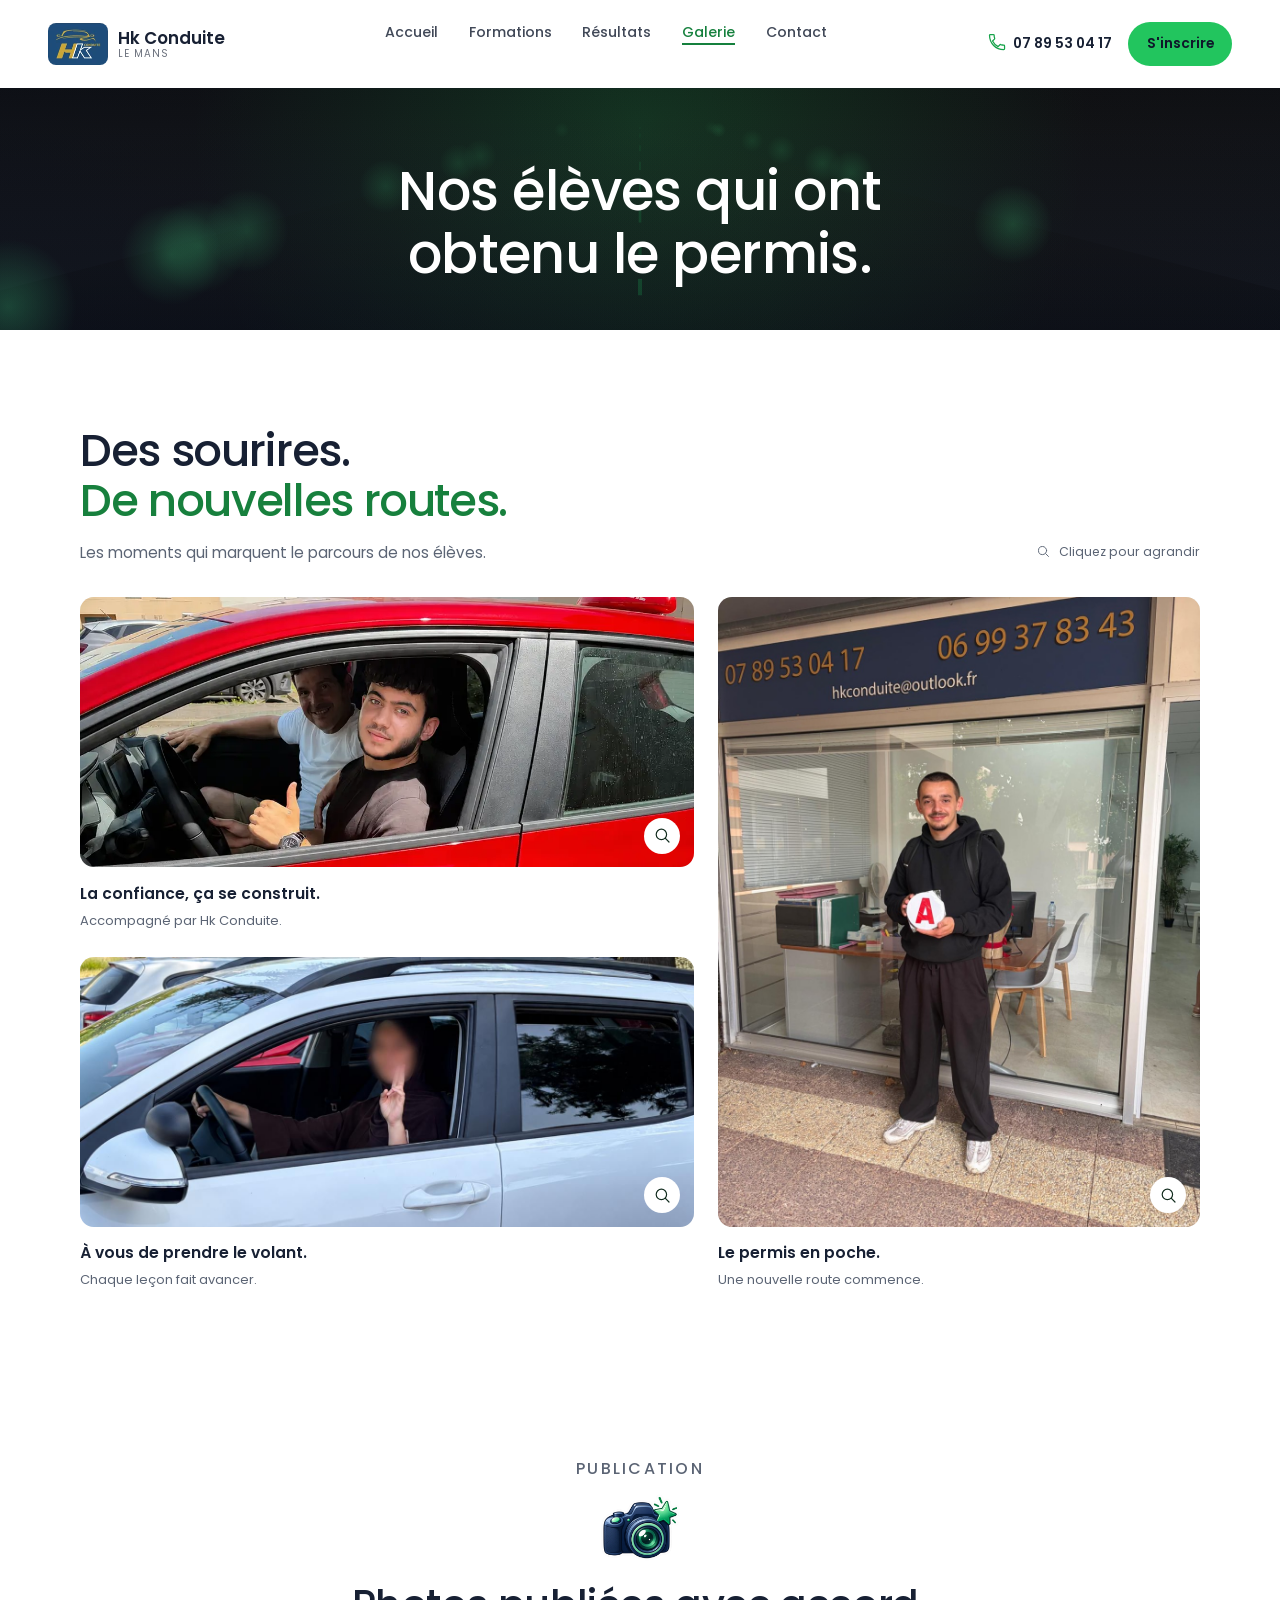
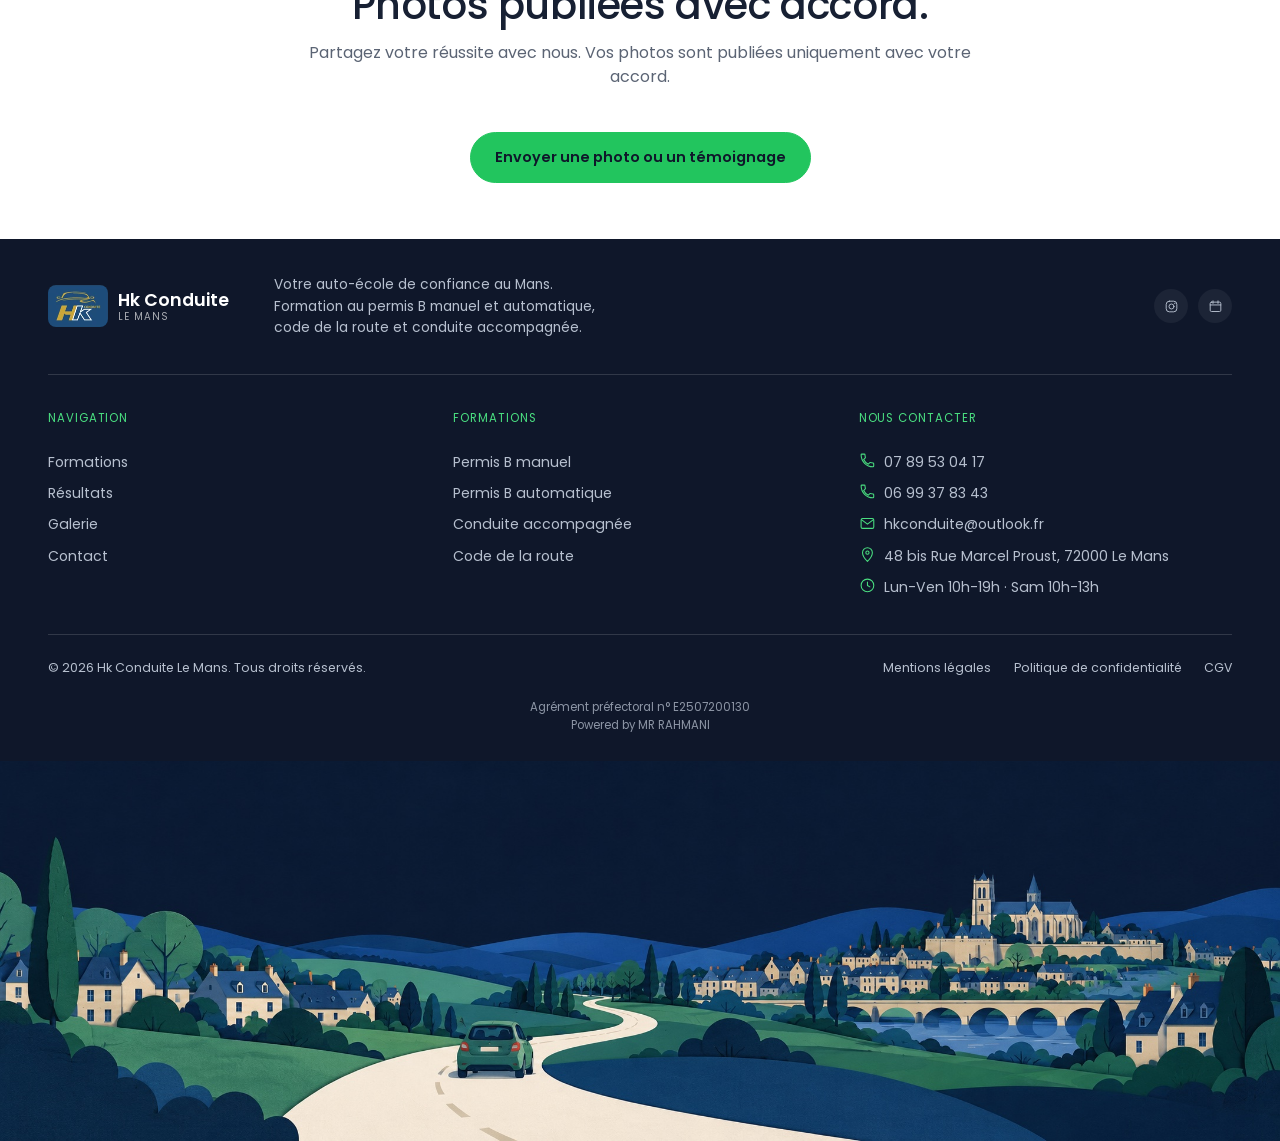
<file: galerie.html>
<!doctype html>
<html lang="fr">
<head>
  <meta charset="utf-8">
  <meta name="viewport" content="width=device-width, initial-scale=1">
  <meta name="format-detection" content="telephone=no, date=no, address=no, email=no">
  <meta name="description" content="La galerie Hk Conduite au Mans : élèves ayant obtenu leur permis, moniteurs diplômés d'État et véhicules de formation.">
  <title>Galerie élèves | Hk Conduite Le Mans</title>
  <link rel="icon" href="assets/img/favicon.png">
  <link rel="preconnect" href="https://fonts.googleapis.com">
  <link rel="preconnect" href="https://fonts.gstatic.com" crossorigin>
  <link rel="preload" href="https://fonts.googleapis.com/css2?family=Poppins:wght@400;500;600;700&display=swap" as="style">
  <link rel="stylesheet" href="https://fonts.googleapis.com/css2?family=Poppins:wght@400;500;600;700&display=swap">
  <link rel="preload" href="assets/css/styles.min.css?v=20261028-gallery-layout" as="style">
  <link rel="stylesheet" href="assets/css/styles.min.css?v=20261028-gallery-layout">
  <noscript><link rel="stylesheet" href="assets/css/styles.min.css?v=20261028-gallery-layout"></noscript>
  <link rel="canonical" href="https://hkconduite.fr/galerie">
  <link rel="stylesheet" href="assets/css/gallery-layout.css">
</head>
<body>
  <a class="skip-link" href="#main">Aller au contenu</a>
  <svg style="display:none" aria-hidden="true">
<symbol id="phone" viewBox="0 0 24 24">
    <path d="M6.6 10.8c1.4 2.8 3.8 5.2 6.6 6.6l2.2-2.2c.3-.3.7-.4 1-.2 1.1.4 2.3.6 3.5.6.6 0 1 .4 1 1V20c0 .6-.4 1-1 1C10.5 21 3 13.5 3 4c0-.6.4-1 1-1h3.5c.6 0 1 .4 1 1 0 1.2.2 2.4.6 3.5.1.3 0 .7-.2 1z"/>
  </symbol>
  <symbol id="pin" viewBox="0 0 24 24">
    <path d="M12 22s7-7.2 7-12.5A7 7 0 0 0 5 9.5C5 14.8 12 22 12 22z"/>
    <circle cx="12" cy="9.5" r="2.3"/>
  </symbol>
  <symbol id="clock" viewBox="0 0 24 24">
    <circle cx="12" cy="12" r="9"/>
    <path d="M12 7v5l3.5 2"/>
  </symbol>
  <symbol id="mail" viewBox="0 0 24 24">
    <rect x="3" y="5" width="18" height="14" rx="2"/>
    <path d="M3.5 6.5 12 13l8.5-6.5"/>
  </symbol>
  <symbol id="steering" viewBox="0 0 24 24">
    <circle cx="12" cy="12" r="9"/>
    <circle cx="12" cy="12" r="2"/>
    <path d="M12 5v5M6.5 15.5 10 13M17.5 15.5 14 13"/>
  </symbol>
  <symbol id="car" viewBox="0 0 24 24">
    <path d="M4 16v-3.5l2-4.5h12l2 4.5V16"/>
    <path d="M4 16h16"/>
    <circle cx="7.5" cy="16.5" r="1.5"/>
    <circle cx="16.5" cy="16.5" r="1.5"/>
  </symbol>
  <symbol id="book" viewBox="0 0 24 24">
    <path d="M12 6c-1.8-1.2-4-1.5-6-1v13c2 0 4.2.3 6 1.5 1.8-1.2 4-1.5 6-1.5V5c-2-.5-4.2-.2-6 1z"/>
    <path d="M12 6v13"/>
  </symbol>
  <symbol id="star" viewBox="0 0 24 24">
    <path d="M12 3l2.6 5.6 6.1.6-4.6 4.2 1.3 6-5.4-3.1-5.4 3.1 1.3-6-4.6-4.2 6.1-.6z"/>
  </symbol>
  <symbol id="shield" viewBox="0 0 24 24">
    <path d="M12 3l7 3v6c0 5-3 8-7 9-4-1-7-4-7-9V6z"/>
  </symbol>
  <symbol id="thumbsup" viewBox="0 0 24 24">
    <path d="M7 11v9H4v-9z"/>
    <path d="M7 11l3-7c.4-.9 1.7-.9 2.2 0 .3.6.4 1.3.2 2l-1 3h5.4c1 0 1.7 1 1.4 2l-1.6 6c-.3 1-1.1 1.7-2.1 1.7H7"/>
  </symbol>
  <symbol id="teacher" viewBox="0 0 24 24">
    <circle cx="9" cy="7" r="3"/>
    <path d="M4 20c0-3 2.2-5.5 5-5.5s5 2.5 5 5.5"/>
    <rect x="15" y="9" width="6" height="7" rx="1"/>
  </symbol>
  <symbol id="group" viewBox="0 0 24 24">
    <circle cx="9" cy="8" r="3"/>
    <circle cx="16" cy="9" r="2.5"/>
    <path d="M3.5 20c0-3.3 2.5-6 5.5-6s5.5 2.7 5.5 6"/>
    <path d="M14.5 14.5c2.5.3 4.5 2.5 4.5 5.5"/>
  </symbol>
  <symbol id="route" viewBox="0 0 24 24">
    <path d="M5 20c3-8 8-4 8-10s-3-6-3-6" stroke-dasharray="2.5 2.5"/>
    <circle cx="5" cy="20" r="1.3" fill="currentColor" stroke="none"/>
    <circle cx="10" cy="4" r="1.3" fill="currentColor" stroke="none"/>
  </symbol>
  <symbol id="calendar" viewBox="0 0 24 24">
    <rect x="3.5" y="5" width="17" height="15" rx="2"/>
    <path d="M3.5 9.5h17M8 3v4M16 3v4"/>
  </symbol>
  <symbol id="check" viewBox="0 0 24 24">
    <circle cx="12" cy="12" r="9"/>
    <path d="M8 12.3l2.6 2.6L16.2 9"/>
  </symbol>
  <symbol id="arrow" viewBox="0 0 24 24">
    <path d="M4 12h15M13 6l6 6-6 6"/>
  </symbol>
  <symbol id="search" viewBox="0 0 24 24">
    <circle cx="10.5" cy="10.5" r="6.5"/>
    <path d="M20 20l-4.5-4.5"/>
  </symbol>
  <symbol id="document" viewBox="0 0 24 24">
    <path d="M6 3h8l5 5v13H6z"/>
    <path d="M14 3v5h5M9 12h6M9 16h6"/>
  </symbol>
  <symbol id="school" viewBox="0 0 24 24">
    <path d="M12 4 2 9l10 5 10-5z"/>
    <path d="M6 11.5V17c0 1.5 3 3 6 3s6-1.5 6-3v-5.5"/>
  </symbol>
  <symbol id="award" viewBox="0 0 24 24">
    <circle cx="12" cy="8" r="5"/>
    <path d="M9 12.5 7 21l5-2.5L17 21l-2-8.5"/>
  </symbol>
  <symbol id="message" viewBox="0 0 24 24">
    <path d="M4 5h16v11H8l-4 4z"/>
  </symbol>
  <symbol id="building" viewBox="0 0 24 24">
    <rect x="5" y="3" width="14" height="18" rx="1"/>
    <path d="M9 7h1M14 7h1M9 11h1M14 11h1M9 15h1M14 15h1"/>
  </symbol>
  <symbol id="chart" viewBox="0 0 24 24">
    <path d="M5 20V11M11 20V5M17 20v-6"/>
    <path d="M3 20h18"/>
  </symbol>
  <symbol id="refresh" viewBox="0 0 24 24">
    <path d="M4 12a8 8 0 0 1 14-5.3M20 12a8 8 0 0 1-14 5.3"/>
    <path d="M18 3v4h-4M6 21v-4h4"/>
  </symbol>
  <symbol id="facebook" viewBox="0 0 24 24">
    <path d="M15 8.5h2.2V5.3h-2.5c-2.4 0-4 1.6-4 4.2v2h-2.2v3.2h2.2V21h3.2v-6.3h2.3l.5-3.2h-2.8v-1.6c0-.9.4-1.4 1.1-1.4z"/>
  </symbol>
  <symbol id="instagram" viewBox="0 0 24 24">
    <rect x="3.5" y="3.5" width="17" height="17" rx="5"/>
    <circle cx="12" cy="12" r="4"/>
    <circle cx="17.2" cy="6.8" r="1" fill="currentColor" stroke="none"/>
  </symbol>
  </svg>
  <header class="site-header inner-header is-scrolled" data-header>
    <a class="brand" href="/"><picture><source srcset="assets/img/hk-logo-42.webp" type="image/webp"><img class="brand-logo" src="assets/img/hk-logo-42.png" alt="HK Conduite" width="42" height="42"></picture><span><strong>Hk Conduite</strong><small>Le Mans</small></span></a>
    <button class="nav-toggle" type="button" aria-label="Ouvrir le menu" aria-expanded="false" data-nav-toggle><span></span><span></span><span></span></button>
    <nav class="main-nav" data-nav><a href="/">Accueil</a><a href="/formations">Formations</a><a href="/resultats">Résultats</a><a href="/galerie" class="active">Galerie</a><a href="/contact">Contact</a></nav>
    <div class="header-actions">
      <a class="header-phone" href="tel:+33789530417"><i aria-hidden="true"><svg class="icon" aria-hidden="true"><use href="#phone"></use></svg></i>07 89 53 04 17</a>
      <a class="header-cta" href="/inscription">S'inscrire</a>
    </div>
  </header>
  <main class="page-main" id="main">
    <section class="page-hero">
      <canvas class="page-hero-canvas" id="roadCanvas" aria-hidden="true"></canvas>
      <p class="eyebrow">Galerie</p>
      <h1>Nos élèves qui ont obtenu le permis.</h1>
    </section>
    <section class="section success-gallery-section" aria-labelledby="success-gallery-title">
      <div class="success-gallery-heading"><div><h2 id="success-gallery-title">Des sourires.<br><span>De nouvelles routes.</span></h2><p>Les moments qui marquent le parcours de nos élèves.</p></div><span class="gallery-view-hint"><svg class="icon" aria-hidden="true"><use href="#search"></use></svg>Cliquez pour agrandir</span></div>
      <div class="real-success-gallery">
        <figure class="success-shot success-shot--lesson"><a class="success-photo-link" data-gallery-image href="assets/img/eleve-permis-obtenu.png" aria-label="Agrandir la photo de l’élève avec son moniteur"><picture><source srcset="assets/img/eleve-permis-obtenu-640.webp 640w, assets/img/eleve-permis-obtenu.webp 1086w" sizes="(max-width: 640px) 100vw, 55vw" type="image/webp"><img src="assets/img/eleve-permis-obtenu.png" alt="Élève de Hk Conduite avec son moniteur dans le véhicule auto-école" width="1086" height="1448" decoding="async"></picture><span class="success-photo-zoom" aria-hidden="true"><svg class="icon"><use href="#search"></use></svg></span></a><figcaption><strong>La confiance, ça se construit.</strong><span>Accompagné par Hk Conduite.</span></figcaption></figure>
        <figure class="success-shot success-shot--portrait"><a class="success-photo-link" data-gallery-image href="assets/img/eleve-reussite-hk-2026.jpg" aria-label="Agrandir la photo de l’élève avec son disque A"><img src="assets/img/eleve-reussite-hk-2026.jpg" alt="Élève devant l’agence Hk Conduite avec son disque A après l’obtention du permis" width="1050" height="1400" loading="lazy" decoding="async"><span class="success-photo-zoom" aria-hidden="true"><svg class="icon"><use href="#search"></use></svg></span></a><figcaption><strong>Le permis en poche.</strong><span>Une nouvelle route commence.</span></figcaption></figure>
        <figure class="success-shot success-shot--drive"><a class="success-photo-link" data-gallery-image href="assets/img/eleve-hk-voiture-2026.jpg" aria-label="Agrandir la photo de l’élève au volant"><img src="assets/img/eleve-hk-voiture-2026.jpg" alt="Élève au volant d’une voiture de l’auto-école, visage flouté" width="1280" height="960" loading="lazy" decoding="async"><span class="success-photo-zoom" aria-hidden="true"><svg class="icon"><use href="#search"></use></svg></span></a><figcaption><strong>À vous de prendre le volant.</strong><span>Chaque leçon fait avancer.</span></figcaption></figure>
      </div>
    </section>
    <dialog class="success-lightbox" aria-label="Photo de la galerie en grand">
      <button class="lightbox-close" type="button" aria-label="Fermer la photo">Fermer <span aria-hidden="true">×</span></button>
      <button class="lightbox-prev" type="button" aria-label="Photo précédente">←</button>
      <figure><img alt=""><figcaption aria-live="polite"></figcaption></figure>
      <button class="lightbox-next" type="button" aria-label="Photo suivante">→</button>
    </dialog>

    <section class="section compact">
      <div class="section-head"><p class="eyebrow">Publication</p><img class="section-sticker" src="assets/img/illustrations/sticker-unique-gallery.png" alt="" aria-hidden="true" width="78" height="78" loading="lazy"><h2>Photos publiées avec accord.</h2><p>Partagez votre réussite avec nous. Vos photos sont publiées uniquement avec votre accord.</p></div>
      <details class="photo-share">
        <summary class="btn primary">Envoyer une photo ou un témoignage</summary>
        <div class="photo-share-options">
          <a class="btn primary" href="https://wa.me/33789530417?text=Bonjour%2C%20je%20souhaite%20vous%20envoyer%20une%20photo%20ou%20un%20t%C3%A9moignage." target="_blank" rel="noopener">Par WhatsApp</a>
          <a class="btn secondary" href="https://mail.google.com/mail/?view=cm&amp;fs=1&amp;to=hkconduite%40outlook.fr&amp;su=Photo+ou+t%C3%A9moignage+%E2%80%94+Hk+Conduite&amp;body=Bonjour%2C%0A%0AJe+souhaite+vous+transmettre+une+photo+ou+un+t%C3%A9moignage.%0A%0A" target="_blank" rel="noopener">Par Gmail</a>
        </div>
        <p>Ajoutez votre photo en pièce jointe dans l’application choisie.</p>
      </details>
    </section>
  </main>
  <footer class="site-footer">
    <div class="footer-inner">
      <div class="footer-top">
        <a class="brand" href="/"><picture><source srcset="assets/img/hk-logo-42.webp" type="image/webp"><img class="brand-logo" src="assets/img/hk-logo-42.png" alt="Hk Conduite" width="42" height="42"></picture><span><strong>Hk Conduite</strong><small>Le Mans</small></span></a>
        <p class="footer-tagline">Votre auto-école de confiance au Mans. Formation au permis B manuel et automatique, code de la route et conduite accompagnée.</p>
        <div class="footer-social">
          <a href="https://www.instagram.com/hk_conduite_/" target="_blank" rel="noopener" aria-label="Instagram Hk Conduite"><svg class="icon" aria-hidden="true"><use href="#instagram"></use></svg></a>
          <a href="https://calendly.com/hk-conduite/30min" target="_blank" rel="noopener" aria-label="Réserver un créneau en ligne"><svg class="icon" aria-hidden="true"><use href="#calendar"></use></svg></a>
        </div>
      </div>
      <div class="footer-grid">
        <nav class="footer-nav" aria-label="Navigation secondaire">
          <p class="footer-heading">Navigation</p>
          <a href="/formations">Formations</a>
          <a href="/resultats">Résultats</a>
          <a href="/galerie">Galerie</a>
          <a href="/contact">Contact</a>
        </nav>
        <nav class="footer-nav" aria-label="Nos formations">
          <p class="footer-heading">Formations</p>
          <a href="/formations">Permis B manuel</a>
          <a href="/formations">Permis B automatique</a>
          <a href="/formations">Conduite accompagnée</a>
          <a href="/formations">Code de la route</a>
        </nav>
        <div class="footer-contact">
          <p class="footer-heading">Nous contacter</p>
          <a href="tel:+33789530417"><i aria-hidden="true"><svg class="icon" aria-hidden="true"><use href="#phone"></use></svg></i>07 89 53 04 17</a>
          <a href="tel:+33699378343"><i aria-hidden="true"><svg class="icon" aria-hidden="true"><use href="#phone"></use></svg></i>06 99 37 83 43</a>
          <a href="mailto:hkconduite@outlook.fr"><i aria-hidden="true"><svg class="icon" aria-hidden="true"><use href="#mail"></use></svg></i>hkconduite@outlook.fr</a>
          <span><i aria-hidden="true"><svg class="icon" aria-hidden="true"><use href="#pin"></use></svg></i>48 bis Rue Marcel Proust, 72000 Le Mans</span>
          <span><i aria-hidden="true"><svg class="icon" aria-hidden="true"><use href="#clock"></use></svg></i>Lun-Ven 10h-19h · Sam 10h-13h</span>
        </div>
      </div>
      <div class="footer-bottom">
        <p>© 2026 Hk Conduite Le Mans. Tous droits réservés.</p>
        <div class="footer-legal">
          <a href="/mentions-legales">Mentions légales</a>
          <a href="/confidentialite">Politique de confidentialité</a>
          <a href="/cgv">CGV</a>
        </div>
      </div>
      <p class="footer-agreement">
        Agrément préfectoral n° E2507200130<br>
        Powered by <a href="https://www.linkedin.com/in/mujeeb-rahaman-rahmani/">MR RAHMANI</a>
      </p>
    </div>
    <div class="footer-landscape" aria-hidden="true"><img src="assets/img/illustrations/footer-road.jpg" alt="" width="2172" height="724" loading="lazy" decoding="async"></div>
  </footer>
  <div class="mobile-cta-bar">
    <a class="btn secondary" href="tel:+33789530417"><i aria-hidden="true"><svg class="icon" aria-hidden="true"><use href="#phone"></use></svg></i>Appeler</a>
    <a class="btn primary" href="/inscription">S'inscrire</a>
  </div>
  <script src="assets/js/road-canvas.js" defer></script>
  <script src="assets/js/dock-nav.js" defer></script>
  <script src="assets/js/carousel-fade.js" defer></script>
  <script src="assets/js/success-gallery.js" defer></script>
  <script src="script.js?v=20261028-spotlight-restored" defer></script>
</body>
</html>
</file>
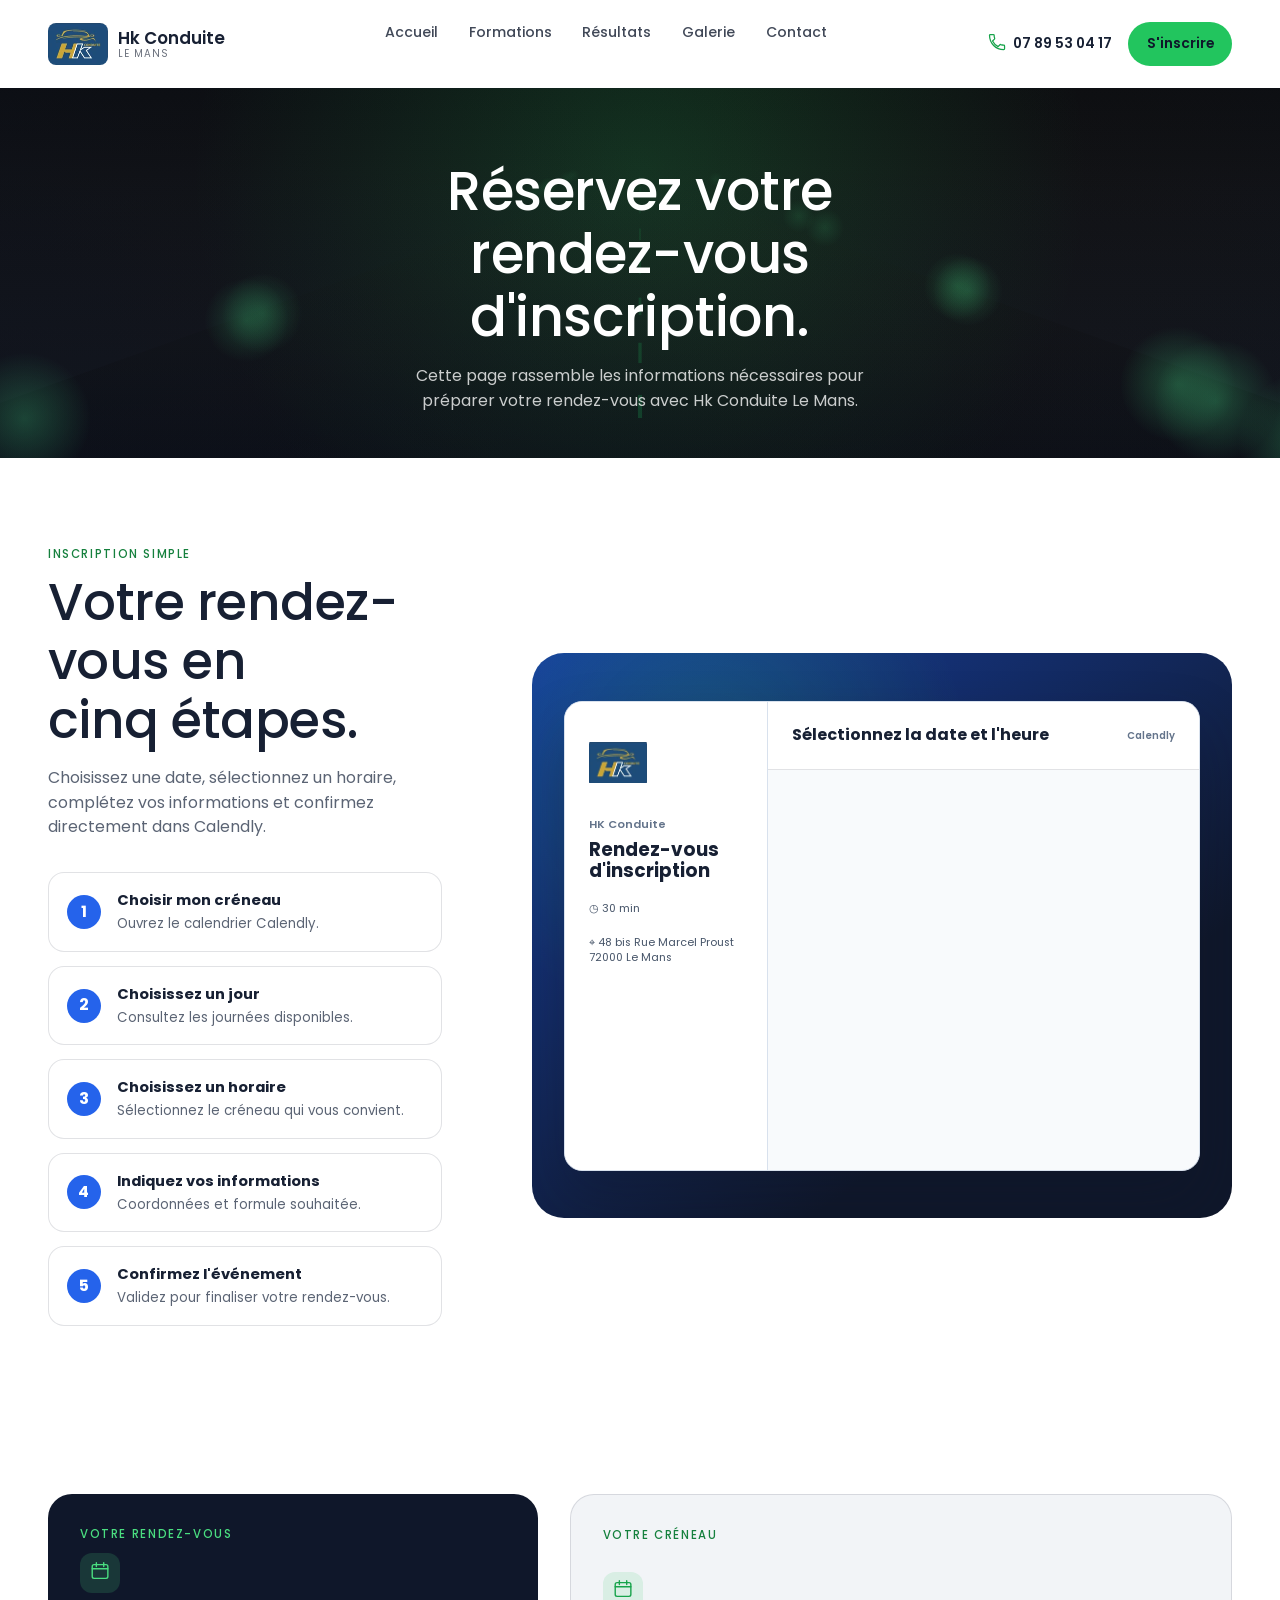
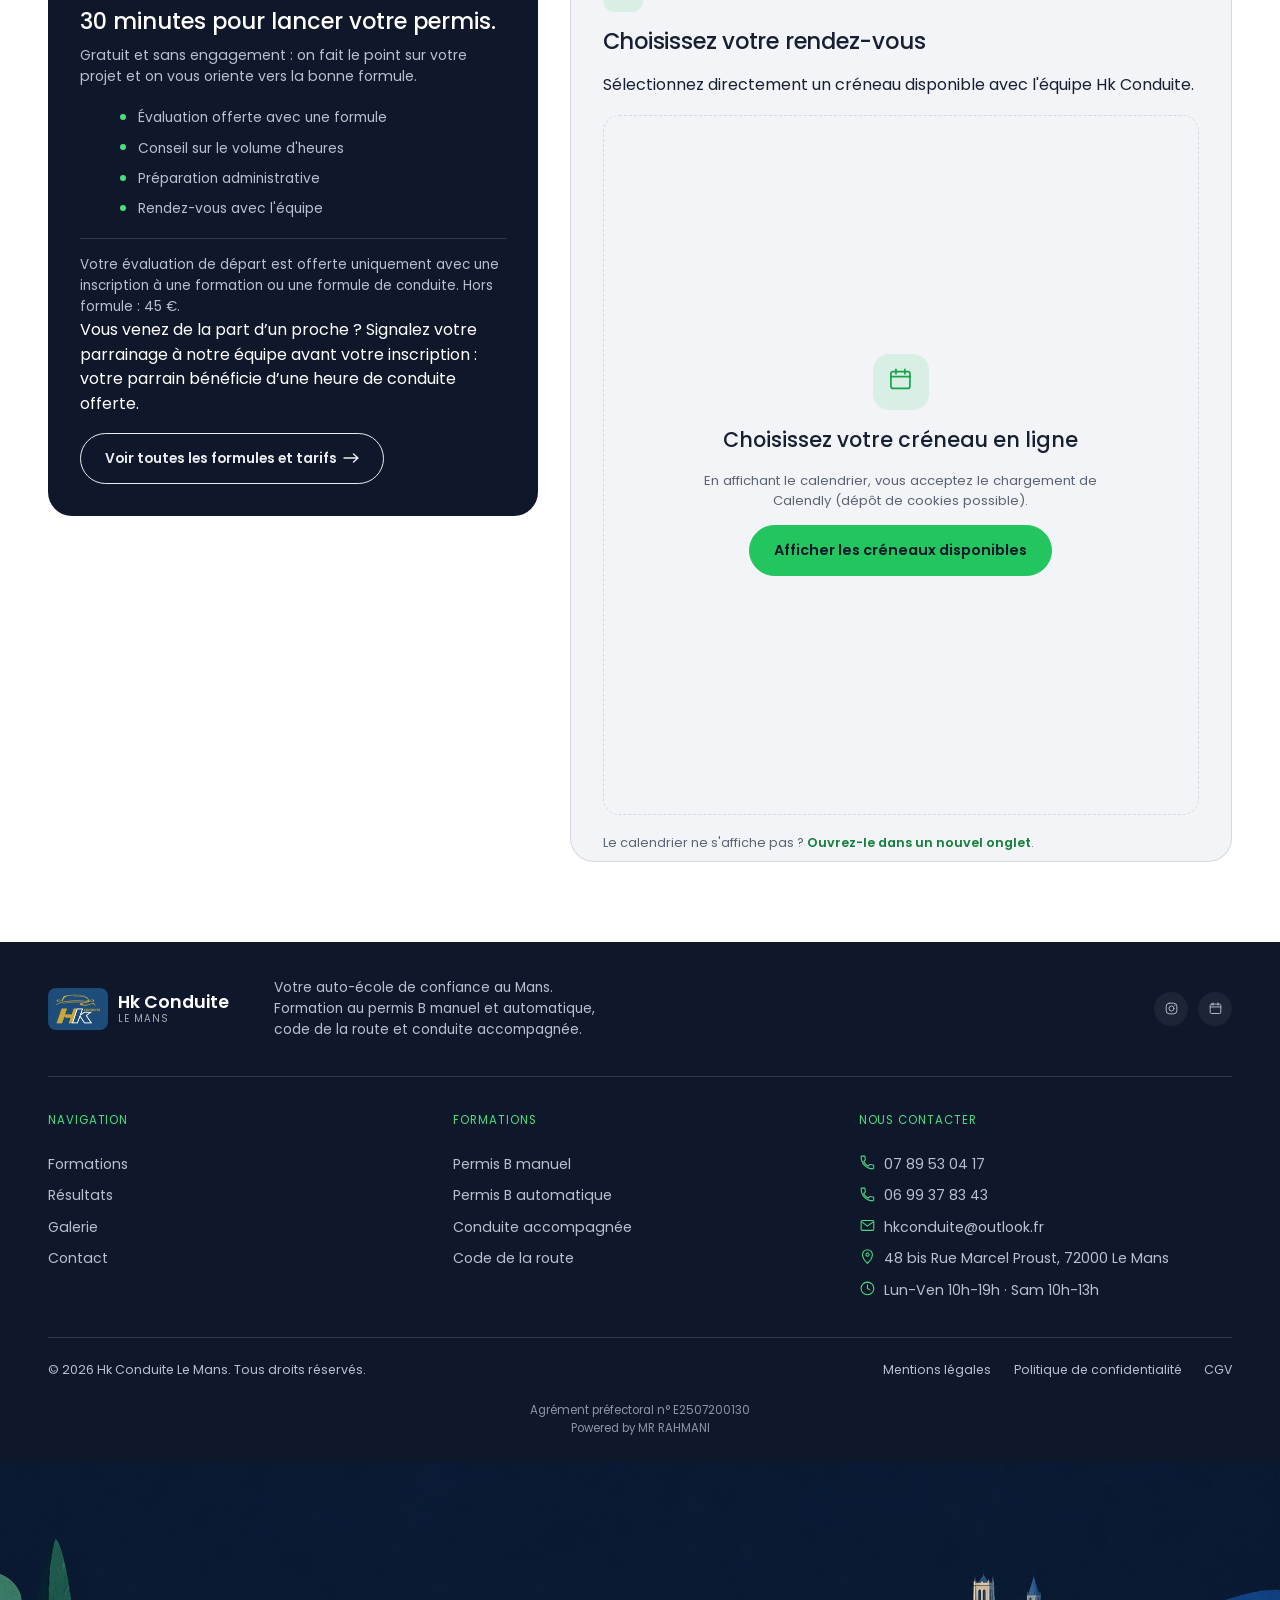
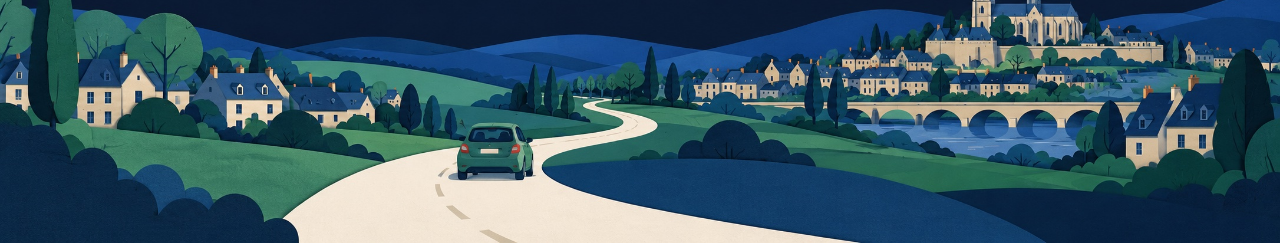
<file: inscription.html>
<!doctype html>
<html lang="fr">
<head>
  <meta charset="utf-8">
  <meta name="viewport" content="width=device-width, initial-scale=1">
  <meta name="format-detection" content="telephone=no, date=no, address=no, email=no">
  <meta name="description" content="Inscrivez-vous en ligne chez Hk Conduite au Mans : choisissez votre formule permis B et envoyez votre demande de rendez-vous.">
  <title>Inscription | Hk Conduite Le Mans</title>
  <link rel="icon" href="assets/img/favicon.png">
  <link rel="preconnect" href="https://fonts.googleapis.com">
  <link rel="preconnect" href="https://fonts.gstatic.com" crossorigin>
  <link rel="preload" href="https://fonts.googleapis.com/css2?family=Poppins:wght@400;500;600;700&display=swap" as="style">
  <link rel="stylesheet" href="https://fonts.googleapis.com/css2?family=Poppins:wght@400;500;600;700&display=swap">
  <link rel="preload" href="assets/css/styles.min.css?v=20261027-footer" as="style">
  <link rel="stylesheet" href="assets/css/styles.min.css?v=20261027-footer" media="print" onload="this.media='all'; this.onload=null;">
  <noscript><link rel="stylesheet" href="assets/css/styles.min.css?v=20261027-footer"></noscript>
  <link rel="canonical" href="https://hkconduite.fr/inscription">
</head>
<body class="inscription-page">
  <a class="skip-link" href="#main">Aller au contenu</a>
  <svg style="display:none" aria-hidden="true">
<symbol id="phone" viewBox="0 0 24 24">
    <path d="M6.6 10.8c1.4 2.8 3.8 5.2 6.6 6.6l2.2-2.2c.3-.3.7-.4 1-.2 1.1.4 2.3.6 3.5.6.6 0 1 .4 1 1V20c0 .6-.4 1-1 1C10.5 21 3 13.5 3 4c0-.6.4-1 1-1h3.5c.6 0 1 .4 1 1 0 1.2.2 2.4.6 3.5.1.3 0 .7-.2 1z"/>
  </symbol>
  <symbol id="pin" viewBox="0 0 24 24">
    <path d="M12 22s7-7.2 7-12.5A7 7 0 0 0 5 9.5C5 14.8 12 22 12 22z"/>
    <circle cx="12" cy="9.5" r="2.3"/>
  </symbol>
  <symbol id="clock" viewBox="0 0 24 24">
    <circle cx="12" cy="12" r="9"/>
    <path d="M12 7v5l3.5 2"/>
  </symbol>
  <symbol id="mail" viewBox="0 0 24 24">
    <rect x="3" y="5" width="18" height="14" rx="2"/>
    <path d="M3.5 6.5 12 13l8.5-6.5"/>
  </symbol>
  <symbol id="steering" viewBox="0 0 24 24">
    <circle cx="12" cy="12" r="9"/>
    <circle cx="12" cy="12" r="2"/>
    <path d="M12 5v5M6.5 15.5 10 13M17.5 15.5 14 13"/>
  </symbol>
  <symbol id="car" viewBox="0 0 24 24">
    <path d="M4 16v-3.5l2-4.5h12l2 4.5V16"/>
    <path d="M4 16h16"/>
    <circle cx="7.5" cy="16.5" r="1.5"/>
    <circle cx="16.5" cy="16.5" r="1.5"/>
  </symbol>
  <symbol id="book" viewBox="0 0 24 24">
    <path d="M12 6c-1.8-1.2-4-1.5-6-1v13c2 0 4.2.3 6 1.5 1.8-1.2 4-1.5 6-1.5V5c-2-.5-4.2-.2-6 1z"/>
    <path d="M12 6v13"/>
  </symbol>
  <symbol id="star" viewBox="0 0 24 24">
    <path d="M12 3l2.6 5.6 6.1.6-4.6 4.2 1.3 6-5.4-3.1-5.4 3.1 1.3-6-4.6-4.2 6.1-.6z"/>
  </symbol>
  <symbol id="shield" viewBox="0 0 24 24">
    <path d="M12 3l7 3v6c0 5-3 8-7 9-4-1-7-4-7-9V6z"/>
  </symbol>
  <symbol id="thumbsup" viewBox="0 0 24 24">
    <path d="M7 11v9H4v-9z"/>
    <path d="M7 11l3-7c.4-.9 1.7-.9 2.2 0 .3.6.4 1.3.2 2l-1 3h5.4c1 0 1.7 1 1.4 2l-1.6 6c-.3 1-1.1 1.7-2.1 1.7H7"/>
  </symbol>
  <symbol id="teacher" viewBox="0 0 24 24">
    <circle cx="9" cy="7" r="3"/>
    <path d="M4 20c0-3 2.2-5.5 5-5.5s5 2.5 5 5.5"/>
    <rect x="15" y="9" width="6" height="7" rx="1"/>
  </symbol>
  <symbol id="group" viewBox="0 0 24 24">
    <circle cx="9" cy="8" r="3"/>
    <circle cx="16" cy="9" r="2.5"/>
    <path d="M3.5 20c0-3.3 2.5-6 5.5-6s5.5 2.7 5.5 6"/>
    <path d="M14.5 14.5c2.5.3 4.5 2.5 4.5 5.5"/>
  </symbol>
  <symbol id="route" viewBox="0 0 24 24">
    <path d="M5 20c3-8 8-4 8-10s-3-6-3-6" stroke-dasharray="2.5 2.5"/>
    <circle cx="5" cy="20" r="1.3" fill="currentColor" stroke="none"/>
    <circle cx="10" cy="4" r="1.3" fill="currentColor" stroke="none"/>
  </symbol>
  <symbol id="calendar" viewBox="0 0 24 24">
    <rect x="3.5" y="5" width="17" height="15" rx="2"/>
    <path d="M3.5 9.5h17M8 3v4M16 3v4"/>
  </symbol>
  <symbol id="check" viewBox="0 0 24 24">
    <circle cx="12" cy="12" r="9"/>
    <path d="M8 12.3l2.6 2.6L16.2 9"/>
  </symbol>
  <symbol id="arrow" viewBox="0 0 24 24">
    <path d="M4 12h15M13 6l6 6-6 6"/>
  </symbol>
  <symbol id="search" viewBox="0 0 24 24">
    <circle cx="10.5" cy="10.5" r="6.5"/>
    <path d="M20 20l-4.5-4.5"/>
  </symbol>
  <symbol id="document" viewBox="0 0 24 24">
    <path d="M6 3h8l5 5v13H6z"/>
    <path d="M14 3v5h5M9 12h6M9 16h6"/>
  </symbol>
  <symbol id="school" viewBox="0 0 24 24">
    <path d="M12 4 2 9l10 5 10-5z"/>
    <path d="M6 11.5V17c0 1.5 3 3 6 3s6-1.5 6-3v-5.5"/>
  </symbol>
  <symbol id="award" viewBox="0 0 24 24">
    <circle cx="12" cy="8" r="5"/>
    <path d="M9 12.5 7 21l5-2.5L17 21l-2-8.5"/>
  </symbol>
  <symbol id="message" viewBox="0 0 24 24">
    <path d="M4 5h16v11H8l-4 4z"/>
  </symbol>
  <symbol id="building" viewBox="0 0 24 24">
    <rect x="5" y="3" width="14" height="18" rx="1"/>
    <path d="M9 7h1M14 7h1M9 11h1M14 11h1M9 15h1M14 15h1"/>
  </symbol>
  <symbol id="chart" viewBox="0 0 24 24">
    <path d="M5 20V11M11 20V5M17 20v-6"/>
    <path d="M3 20h18"/>
  </symbol>
  <symbol id="refresh" viewBox="0 0 24 24">
    <path d="M4 12a8 8 0 0 1 14-5.3M20 12a8 8 0 0 1-14 5.3"/>
    <path d="M18 3v4h-4M6 21v-4h4"/>
  </symbol>
  <symbol id="facebook" viewBox="0 0 24 24">
    <path d="M15 8.5h2.2V5.3h-2.5c-2.4 0-4 1.6-4 4.2v2h-2.2v3.2h2.2V21h3.2v-6.3h2.3l.5-3.2h-2.8v-1.6c0-.9.4-1.4 1.1-1.4z"/>
  </symbol>
  <symbol id="instagram" viewBox="0 0 24 24">
    <rect x="3.5" y="3.5" width="17" height="17" rx="5"/>
    <circle cx="12" cy="12" r="4"/>
    <circle cx="17.2" cy="6.8" r="1" fill="currentColor" stroke="none"/>
  </symbol>
  </svg>
  <header class="site-header inner-header is-scrolled" data-header>
    <a class="brand" href="/"><picture><source srcset="assets/img/hk-logo-42.webp" type="image/webp"><img class="brand-logo" src="assets/img/hk-logo-42.png" alt="HK Conduite" width="42" height="42"></picture><span><strong>Hk Conduite</strong><small>Le Mans</small></span></a>
    <button class="nav-toggle" type="button" aria-label="Ouvrir le menu" aria-expanded="false" data-nav-toggle><span></span><span></span><span></span></button>
    <nav class="main-nav" data-nav>
      <a href="/">Accueil</a>
      <a href="/formations">Formations</a>
      <a href="/resultats">Résultats</a>
      <a href="/galerie">Galerie</a>
      <a href="/contact">Contact</a>
    </nav>
    <div class="header-actions">
      <a class="header-phone" href="tel:+33789530417"><i aria-hidden="true"><svg class="icon" aria-hidden="true"><use href="#phone"></use></svg></i>07 89 53 04 17</a>
      <a class="header-cta" href="/inscription">S'inscrire</a>
    </div>
  </header>

  <main class="page-main" id="main">
    <section class="page-hero">
      <canvas class="page-hero-canvas" id="roadCanvas" aria-hidden="true"></canvas>
      <p class="eyebrow">Inscription</p>
      <h1>Réservez votre rendez-vous d'inscription.</h1>
      <p>Cette page rassemble les informations nécessaires pour préparer votre rendez-vous avec Hk Conduite Le Mans.</p>
    </section>

    <section class="signup-guide" aria-labelledby="signup-guide-title">
      <div class="signup-guide-copy">
        <p class="eyebrow">Inscription simple</p>
        <h2 id="signup-guide-title">Votre rendez-vous en cinq étapes.</h2>
        <p>Choisissez une date, sélectionnez un horaire, complétez vos informations et confirmez directement dans Calendly.</p>
        <ol class="signup-guide-steps">
          <li><span>1</span><div><strong>Choisir mon créneau</strong><small>Ouvrez le calendrier Calendly.</small></div></li>
          <li><span>2</span><div><strong>Choisissez un jour</strong><small>Consultez les journées disponibles.</small></div></li>
          <li><span>3</span><div><strong>Choisissez un horaire</strong><small>Sélectionnez le créneau qui vous convient.</small></div></li>
          <li><span>4</span><div><strong>Indiquez vos informations</strong><small>Coordonnées et formule souhaitée.</small></div></li>
          <li><span>5</span><div><strong>Confirmez l'événement</strong><small>Validez pour finaliser votre rendez-vous.</small></div></li>
        </ol>
      </div>

      <div class="signup-demo" aria-label="Démonstration animée du parcours d'inscription">
        <div class="signup-phone">
          <aside class="signup-calendly-info">
            <picture><source srcset="assets/img/hk-logo-42.webp" type="image/webp"><img src="assets/img/hk-logo-42.png" alt="" width="58" height="58"></picture>
            <span>HK Conduite</span>
            <strong>Rendez-vous<br>d'inscription</strong>
            <small>◷ 30 min</small>
            <small>⌖ 48 bis Rue Marcel Proust<br>72000 Le Mans</small>
          </aside>
          <div class="signup-phone-bar"><strong>Sélectionnez la date et l'heure</strong><span>Calendly</span></div>
          <div class="signup-screen signup-screen-one">
            <span class="signup-progress">Étape 1 / 5</span>
            <h3>Choisissez votre créneau</h3>
            <p class="signup-date">Sélectionnez directement un créneau disponible avec l'équipe Hk Conduite.</p>
            <span class="signup-next">Choisir mon créneau <svg class="icon" aria-hidden="true"><use href="#arrow"></use></svg></span>
          </div>
          <div class="signup-screen signup-screen-two">
            <span class="signup-progress">Étape 2 / 5</span>
            <h3>Choisissez un jour</h3>
            <div class="signup-calendar">
              <div class="signup-calendar-head"><span>‹</span><strong>Juillet 2026</strong><span>›</span></div>
              <div class="signup-calendar-days"><b>L</b><b>M</b><b>M</b><b>J</b><b>V</b><b>S</b><b>D</b><i></i><i></i><i>1</i><i>2</i><i>3</i><i>4</i><i>5</i><i>20</i><i>21</i><i>22</i><i class="is-selected">23</i><i class="is-available">24</i><i>25</i><i>26</i><i class="is-available">27</i><i class="is-available">28</i><i>29</i><i class="is-available">30</i><i class="is-available">31</i></div>
            </div>
            <span class="signup-hint">Touchez une date disponible</span>
          </div>
          <div class="signup-screen signup-screen-three">
            <span class="signup-progress">Étape 3 / 5</span>
            <h3>Choisissez un horaire</h3>
            <p class="signup-date">Jeudi 23 juillet</p>
            <button type="button" tabindex="-1">11:00</button>
            <button type="button" tabindex="-1" class="is-selected">11:30</button>
            <button type="button" tabindex="-1">12:00</button>
            <span class="signup-hint">Les horaires disponibles s’affichent ici</span>
          </div>
          <div class="signup-screen signup-screen-four">
            <span class="signup-progress">Étape 4 / 5</span>
            <h3>Indiquez vos informations</h3>
            <div class="signup-fields"><label>Prénom<span>Camille</span></label><label>Nom<span>Martin</span></label></div>
            <label>E-mail<span>camille@email.fr</span></label>
            <label>Téléphone<span>06 12 34 56 78</span></label>
            <span class="signup-hint">Prénom, nom, e-mail et téléphone</span>
          </div>
          <div class="signup-screen signup-screen-five">
            <span class="signup-progress">Étape 5 / 5</span>
            <h3>Confirmez l'événement</h3>
            <div class="signup-choice"><span class="signup-checkbox">✓</span><span>Permis B (Boîte automatique)</span></div>
            <span class="signup-next">Confirmer l'événement</span>
          </div>
          <div class="signup-phone-home"></div>
        </div>
      </div>
    </section>

    <section class="application-layout">
      <aside class="selected-plan">
        <p class="eyebrow">Votre rendez-vous</p>
        <span class="icon-badge"><i aria-hidden="true"><svg class="icon" aria-hidden="true"><use href="#calendar"></use></svg></i></span>
        <h2>30 minutes pour lancer votre permis.</h2>
        <p class="plan-desc">Gratuit et sans engagement : on fait le point sur votre projet et on vous oriente vers la bonne formule.</p>
        <ul>
          <li>Évaluation offerte avec une formule</li>
          <li>Conseil sur le volume d'heures</li>
          <li>Préparation administrative</li>
          <li>Rendez-vous avec l'équipe</li>
        </ul>
        <p class="plan-price-note">Votre évaluation de départ est offerte uniquement avec une inscription à une formation ou une formule de conduite. Hors formule : 45 €.</p><p>Vous venez de la part d’un proche ? <a href="/contact?demande=parrainage#demande">Signalez votre parrainage à notre équipe</a> avant votre inscription : votre parrain bénéficie d’une heure de conduite offerte.</p>
        <a href="/formations" class="btn secondary link-arrow">Voir toutes les formules et tarifs
          <svg width="16" height="10" viewBox="0 0 16 10" fill="none"><path d="M1 5H15M15 5L10.5 1M15 5L10.5 9" stroke="currentColor" stroke-width="1.4" stroke-linecap="round" stroke-linejoin="round"/></svg>
        </a>
      </aside>

      <div class="contact-card calendly-card">
        <p class="eyebrow">Votre créneau</p>
        <span class="icon-badge"><i aria-hidden="true"><svg class="icon" aria-hidden="true"><use href="#calendar"></use></svg></i></span>
        <h2>Choisissez votre rendez-vous</h2>
        <p>Sélectionnez directement un créneau disponible avec l'équipe Hk Conduite.</p>
        <div class="calendly-embed" data-calendly-embed data-calendly-url="https://calendly.com/hk-conduite/30min">
          <div class="calendly-placeholder" data-calendly-placeholder>
            <span class="icon-badge"><i aria-hidden="true"><svg class="icon" aria-hidden="true"><use href="#calendar"></use></svg></i></span>
            <p class="calendly-placeholder-title">Choisissez votre créneau en ligne</p>
            <p class="calendly-placeholder-note">En affichant le calendrier, vous acceptez le chargement de Calendly (dépôt de cookies possible).</p>
            <button type="button" class="btn primary" data-calendly-load>Afficher les créneaux disponibles</button>
          </div>
        </div>
        <p class="calendly-fallback">Le calendrier ne s'affiche pas ? <a href="https://calendly.com/hk-conduite/30min" target="_blank" rel="noopener">Ouvrez-le dans un nouvel onglet</a>.</p>
      </div>
    </section>
  </main>

  <footer class="site-footer">
    <div class="footer-inner">
      <div class="footer-top">
        <a class="brand" href="/"><picture><source srcset="assets/img/hk-logo-42.webp" type="image/webp"><img class="brand-logo" src="assets/img/hk-logo-42.png" alt="Hk Conduite" width="42" height="42"></picture><span><strong>Hk Conduite</strong><small>Le Mans</small></span></a>
        <p class="footer-tagline">Votre auto-école de confiance au Mans. Formation au permis B manuel et automatique, code de la route et conduite accompagnée.</p>
        <div class="footer-social">
          <a href="https://www.instagram.com/hk_conduite_/" target="_blank" rel="noopener" aria-label="Instagram Hk Conduite"><svg class="icon" aria-hidden="true"><use href="#instagram"></use></svg></a>
          <a href="https://calendly.com/hk-conduite/30min" target="_blank" rel="noopener" aria-label="Réserver un créneau en ligne"><svg class="icon" aria-hidden="true"><use href="#calendar"></use></svg></a>
        </div>
      </div>
      <div class="footer-grid">
        <nav class="footer-nav" aria-label="Navigation secondaire">
          <p class="footer-heading">Navigation</p>
          <a href="/formations">Formations</a>
          <a href="/resultats">Résultats</a>
          <a href="/galerie">Galerie</a>
          <a href="/contact">Contact</a>
        </nav>
        <nav class="footer-nav" aria-label="Nos formations">
          <p class="footer-heading">Formations</p>
          <a href="/formations">Permis B manuel</a>
          <a href="/formations">Permis B automatique</a>
          <a href="/formations">Conduite accompagnée</a>
          <a href="/formations">Code de la route</a>
        </nav>
        <div class="footer-contact">
          <p class="footer-heading">Nous contacter</p>
          <a href="tel:+33789530417"><i aria-hidden="true"><svg class="icon" aria-hidden="true"><use href="#phone"></use></svg></i>07 89 53 04 17</a>
          <a href="tel:+33699378343"><i aria-hidden="true"><svg class="icon" aria-hidden="true"><use href="#phone"></use></svg></i>06 99 37 83 43</a>
          <a href="mailto:hkconduite@outlook.fr"><i aria-hidden="true"><svg class="icon" aria-hidden="true"><use href="#mail"></use></svg></i>hkconduite@outlook.fr</a>
          <span><i aria-hidden="true"><svg class="icon" aria-hidden="true"><use href="#pin"></use></svg></i>48 bis Rue Marcel Proust, 72000 Le Mans</span>
          <span><i aria-hidden="true"><svg class="icon" aria-hidden="true"><use href="#clock"></use></svg></i>Lun-Ven 10h-19h · Sam 10h-13h</span>
        </div>
      </div>
      <div class="footer-bottom">
        <p>© 2026 Hk Conduite Le Mans. Tous droits réservés.</p>
        <div class="footer-legal">
          <a href="/mentions-legales">Mentions légales</a>
          <a href="/confidentialite">Politique de confidentialité</a>
          <a href="/cgv">CGV</a>
        </div>
      </div>
      <p class="footer-agreement">
        Agrément préfectoral n° E2507200130<br>
        Powered by <a href="https://www.linkedin.com/in/mujeeb-rahaman-rahmani/">MR RAHMANI</a>
      </p>
    </div>
    <div class="footer-landscape" aria-hidden="true"><img src="assets/img/illustrations/footer-road.jpg" alt="" width="2172" height="724" loading="lazy" decoding="async"></div>
  </footer>
  <div class="mobile-cta-bar">
    <a class="btn secondary" href="tel:+33789530417"><i aria-hidden="true"><svg class="icon" aria-hidden="true"><use href="#phone"></use></svg></i>Appeler</a>
    <a class="btn primary" href="/inscription">S'inscrire</a>
  </div>
  <script src="assets/js/road-canvas.js" defer></script>
  <script src="assets/js/dock-nav.js" defer></script>
  <script src="script.js" defer></script>
</body>
</html>
</file>
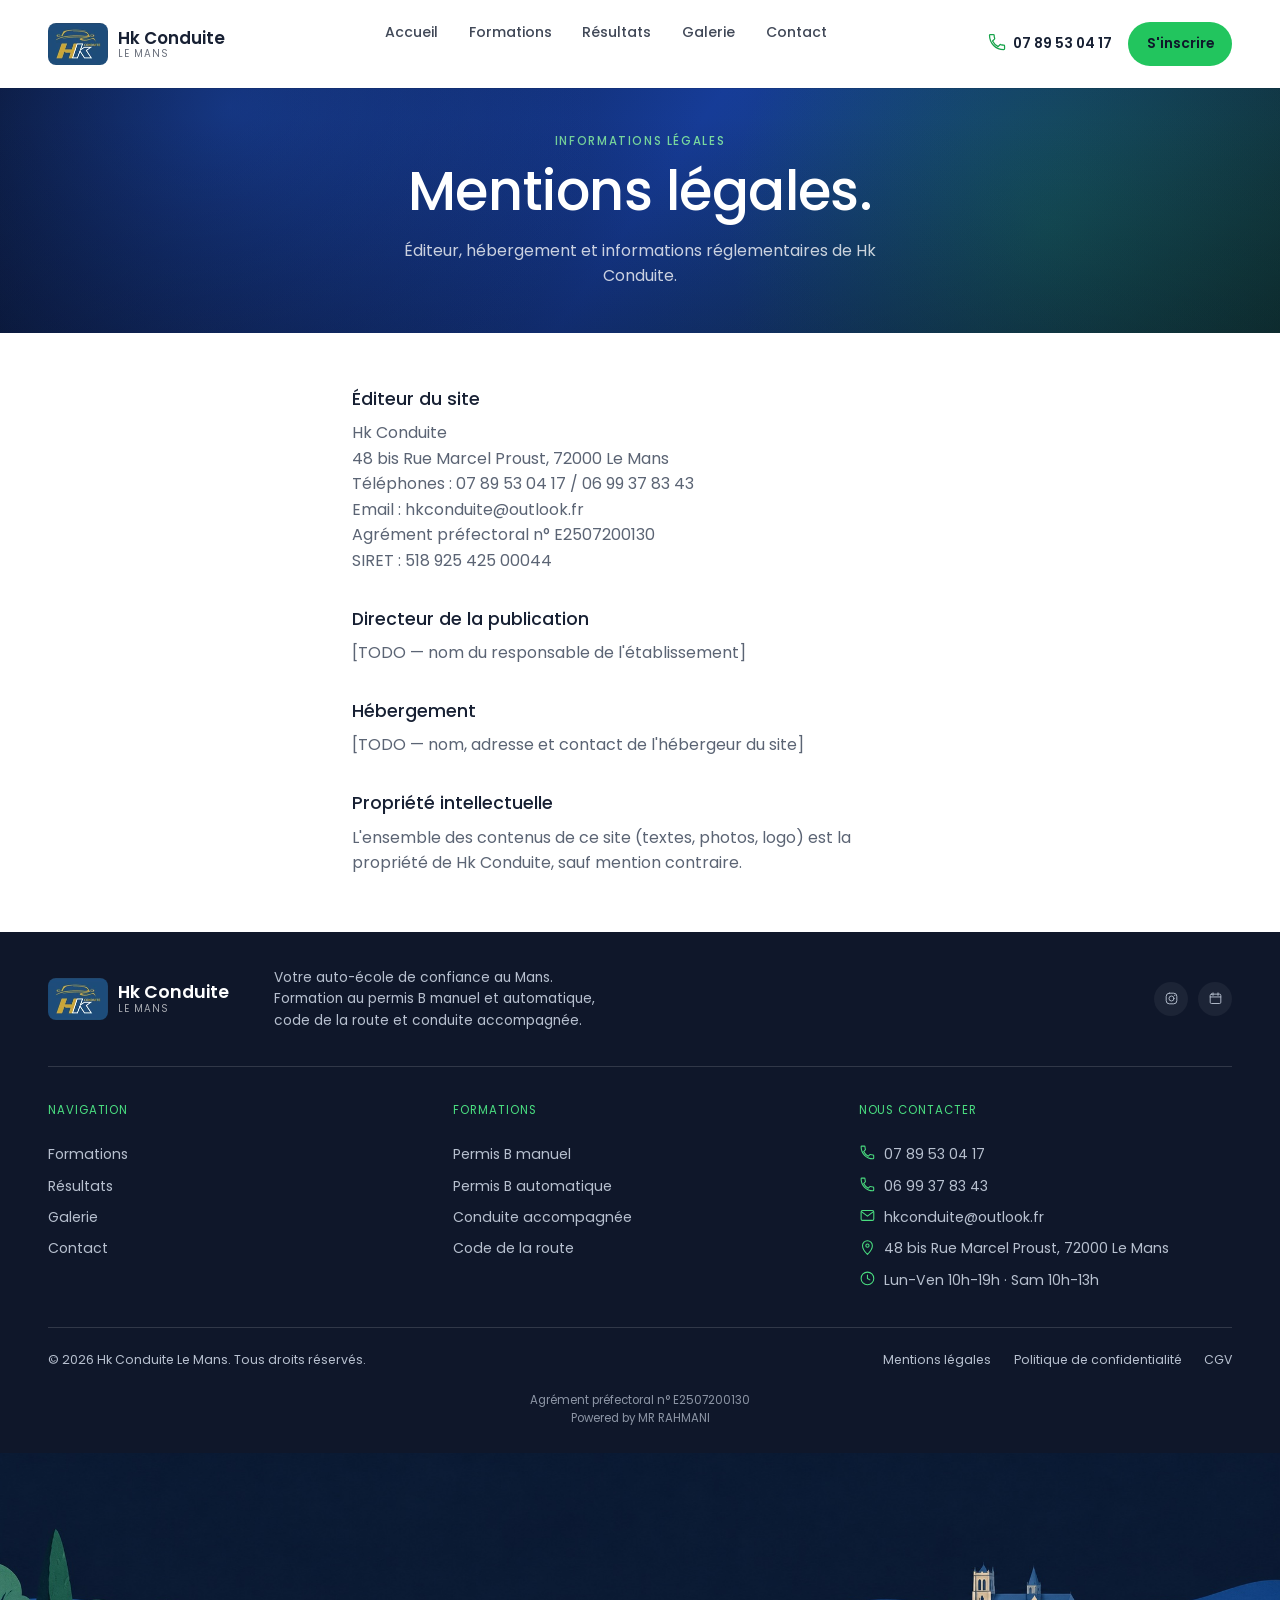
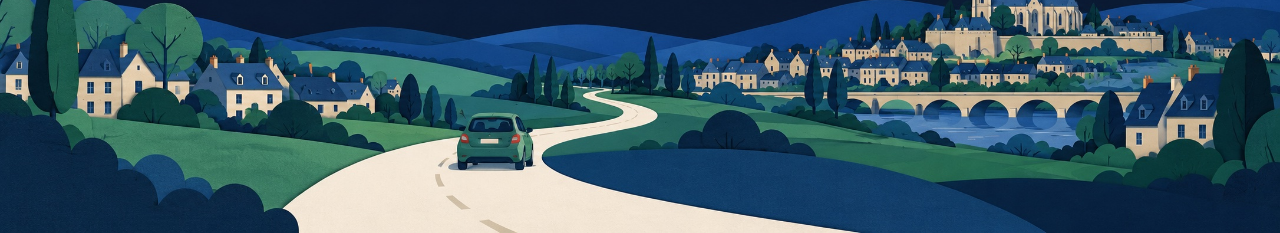
<file: mentions-legales.html>
<!doctype html>
<html lang="fr">
<head>
  <meta charset="utf-8">
  <meta name="viewport" content="width=device-width, initial-scale=1">
  <meta name="format-detection" content="telephone=no, date=no, address=no, email=no">
  <meta name="description" content="Mentions légales de Hk Conduite, auto-école à Le Mans.">
  <title>Mentions légales | Hk Conduite Le Mans</title>
  <link rel="icon" href="assets/img/favicon.png">
  <link rel="preconnect" href="https://fonts.googleapis.com">
  <link rel="preconnect" href="https://fonts.gstatic.com" crossorigin>
  <link rel="preload" href="https://fonts.googleapis.com/css2?family=Poppins:wght@400;500;600;700&display=swap" as="style">
  <link rel="stylesheet" href="https://fonts.googleapis.com/css2?family=Poppins:wght@400;500;600;700&display=swap">
  <link rel="preload" href="assets/css/styles.min.css?v=20261027-footer" as="style">
  <link rel="stylesheet" href="assets/css/styles.min.css?v=20261027-footer" media="print" onload="this.media='all'; this.onload=null;">
  <noscript><link rel="stylesheet" href="assets/css/styles.min.css?v=20261027-footer"></noscript>
  <link rel="canonical" href="https://hkconduite.fr/mentions-legales">
</head>
<body>
  <a class="skip-link" href="#main">Aller au contenu</a>
  <svg style="display:none" aria-hidden="true">
<symbol id="phone" viewBox="0 0 24 24">
    <path d="M6.6 10.8c1.4 2.8 3.8 5.2 6.6 6.6l2.2-2.2c.3-.3.7-.4 1-.2 1.1.4 2.3.6 3.5.6.6 0 1 .4 1 1V20c0 .6-.4 1-1 1C10.5 21 3 13.5 3 4c0-.6.4-1 1-1h3.5c.6 0 1 .4 1 1 0 1.2.2 2.4.6 3.5.1.3 0 .7-.2 1z"/>
  </symbol>
  <symbol id="pin" viewBox="0 0 24 24">
    <path d="M12 22s7-7.2 7-12.5A7 7 0 0 0 5 9.5C5 14.8 12 22 12 22z"/>
    <circle cx="12" cy="9.5" r="2.3"/>
  </symbol>
  <symbol id="clock" viewBox="0 0 24 24">
    <circle cx="12" cy="12" r="9"/>
    <path d="M12 7v5l3.5 2"/>
  </symbol>
  <symbol id="mail" viewBox="0 0 24 24">
    <rect x="3" y="5" width="18" height="14" rx="2"/>
    <path d="M3.5 6.5 12 13l8.5-6.5"/>
  </symbol>
  <symbol id="steering" viewBox="0 0 24 24">
    <circle cx="12" cy="12" r="9"/>
    <circle cx="12" cy="12" r="2"/>
    <path d="M12 5v5M6.5 15.5 10 13M17.5 15.5 14 13"/>
  </symbol>
  <symbol id="car" viewBox="0 0 24 24">
    <path d="M4 16v-3.5l2-4.5h12l2 4.5V16"/>
    <path d="M4 16h16"/>
    <circle cx="7.5" cy="16.5" r="1.5"/>
    <circle cx="16.5" cy="16.5" r="1.5"/>
  </symbol>
  <symbol id="book" viewBox="0 0 24 24">
    <path d="M12 6c-1.8-1.2-4-1.5-6-1v13c2 0 4.2.3 6 1.5 1.8-1.2 4-1.5 6-1.5V5c-2-.5-4.2-.2-6 1z"/>
    <path d="M12 6v13"/>
  </symbol>
  <symbol id="star" viewBox="0 0 24 24">
    <path d="M12 3l2.6 5.6 6.1.6-4.6 4.2 1.3 6-5.4-3.1-5.4 3.1 1.3-6-4.6-4.2 6.1-.6z"/>
  </symbol>
  <symbol id="shield" viewBox="0 0 24 24">
    <path d="M12 3l7 3v6c0 5-3 8-7 9-4-1-7-4-7-9V6z"/>
  </symbol>
  <symbol id="thumbsup" viewBox="0 0 24 24">
    <path d="M7 11v9H4v-9z"/>
    <path d="M7 11l3-7c.4-.9 1.7-.9 2.2 0 .3.6.4 1.3.2 2l-1 3h5.4c1 0 1.7 1 1.4 2l-1.6 6c-.3 1-1.1 1.7-2.1 1.7H7"/>
  </symbol>
  <symbol id="teacher" viewBox="0 0 24 24">
    <circle cx="9" cy="7" r="3"/>
    <path d="M4 20c0-3 2.2-5.5 5-5.5s5 2.5 5 5.5"/>
    <rect x="15" y="9" width="6" height="7" rx="1"/>
  </symbol>
  <symbol id="group" viewBox="0 0 24 24">
    <circle cx="9" cy="8" r="3"/>
    <circle cx="16" cy="9" r="2.5"/>
    <path d="M3.5 20c0-3.3 2.5-6 5.5-6s5.5 2.7 5.5 6"/>
    <path d="M14.5 14.5c2.5.3 4.5 2.5 4.5 5.5"/>
  </symbol>
  <symbol id="route" viewBox="0 0 24 24">
    <path d="M5 20c3-8 8-4 8-10s-3-6-3-6" stroke-dasharray="2.5 2.5"/>
    <circle cx="5" cy="20" r="1.3" fill="currentColor" stroke="none"/>
    <circle cx="10" cy="4" r="1.3" fill="currentColor" stroke="none"/>
  </symbol>
  <symbol id="calendar" viewBox="0 0 24 24">
    <rect x="3.5" y="5" width="17" height="15" rx="2"/>
    <path d="M3.5 9.5h17M8 3v4M16 3v4"/>
  </symbol>
  <symbol id="check" viewBox="0 0 24 24">
    <circle cx="12" cy="12" r="9"/>
    <path d="M8 12.3l2.6 2.6L16.2 9"/>
  </symbol>
  <symbol id="arrow" viewBox="0 0 24 24">
    <path d="M4 12h15M13 6l6 6-6 6"/>
  </symbol>
  <symbol id="search" viewBox="0 0 24 24">
    <circle cx="10.5" cy="10.5" r="6.5"/>
    <path d="M20 20l-4.5-4.5"/>
  </symbol>
  <symbol id="document" viewBox="0 0 24 24">
    <path d="M6 3h8l5 5v13H6z"/>
    <path d="M14 3v5h5M9 12h6M9 16h6"/>
  </symbol>
  <symbol id="school" viewBox="0 0 24 24">
    <path d="M12 4 2 9l10 5 10-5z"/>
    <path d="M6 11.5V17c0 1.5 3 3 6 3s6-1.5 6-3v-5.5"/>
  </symbol>
  <symbol id="award" viewBox="0 0 24 24">
    <circle cx="12" cy="8" r="5"/>
    <path d="M9 12.5 7 21l5-2.5L17 21l-2-8.5"/>
  </symbol>
  <symbol id="message" viewBox="0 0 24 24">
    <path d="M4 5h16v11H8l-4 4z"/>
  </symbol>
  <symbol id="building" viewBox="0 0 24 24">
    <rect x="5" y="3" width="14" height="18" rx="1"/>
    <path d="M9 7h1M14 7h1M9 11h1M14 11h1M9 15h1M14 15h1"/>
  </symbol>
  <symbol id="chart" viewBox="0 0 24 24">
    <path d="M5 20V11M11 20V5M17 20v-6"/>
    <path d="M3 20h18"/>
  </symbol>
  <symbol id="refresh" viewBox="0 0 24 24">
    <path d="M4 12a8 8 0 0 1 14-5.3M20 12a8 8 0 0 1-14 5.3"/>
    <path d="M18 3v4h-4M6 21v-4h4"/>
  </symbol>
  <symbol id="facebook" viewBox="0 0 24 24">
    <path d="M15 8.5h2.2V5.3h-2.5c-2.4 0-4 1.6-4 4.2v2h-2.2v3.2h2.2V21h3.2v-6.3h2.3l.5-3.2h-2.8v-1.6c0-.9.4-1.4 1.1-1.4z"/>
  </symbol>
  <symbol id="instagram" viewBox="0 0 24 24">
    <rect x="3.5" y="3.5" width="17" height="17" rx="5"/>
    <circle cx="12" cy="12" r="4"/>
    <circle cx="17.2" cy="6.8" r="1" fill="currentColor" stroke="none"/>
  </symbol>
  </svg>
  <header class="site-header inner-header is-scrolled" data-header>
    <a class="brand" href="/"><picture><source srcset="assets/img/hk-logo-42.webp" type="image/webp"><img class="brand-logo" src="assets/img/hk-logo-42.png" alt="HK Conduite" width="42" height="42"></picture><span><strong>Hk Conduite</strong><small>Le Mans</small></span></a>
    <button class="nav-toggle" type="button" aria-label="Ouvrir le menu" aria-expanded="false" data-nav-toggle><span></span><span></span><span></span></button>
    <nav class="main-nav" data-nav>
      <a href="/">Accueil</a>
      <a href="/formations">Formations</a>
      <a href="/resultats">Résultats</a>
      <a href="/galerie">Galerie</a>
      <a href="/contact">Contact</a>
    </nav>
    <div class="header-actions">
      <a class="header-phone" href="tel:+33789530417"><i aria-hidden="true"><svg class="icon" aria-hidden="true"><use href="#phone"></use></svg></i>07 89 53 04 17</a>
      <a class="header-cta" href="/inscription">S'inscrire</a>
    </div>
  </header>
  <main class="page-main" id="main">
    <section class="page-hero">
      <p class="eyebrow">Informations légales</p>
      <h1>Mentions légales.</h1>
      <p>Éditeur, hébergement et informations réglementaires de Hk Conduite.</p>
    </section>
    <section class="section compact legal-content">
      <!-- TODO: contenu placeholder — à compléter avec les informations réelles du client avant mise en ligne -->
      <h2>Éditeur du site</h2>
      <p>Hk Conduite<br>48 bis Rue Marcel Proust, 72000 Le Mans<br>Téléphones : <a href="tel:+33789530417">07 89 53 04 17</a> / <a href="tel:+33699378343">06 99 37 83 43</a><br>Email : <a href="mailto:hkconduite@outlook.fr">hkconduite@outlook.fr</a><br>Agrément préfectoral n° E2507200130<br>SIRET : 518 925 425 00044</p>
      <h2>Directeur de la publication</h2>
      <p>[TODO — nom du responsable de l'établissement]</p>
      <h2>Hébergement</h2>
      <p>[TODO — nom, adresse et contact de l'hébergeur du site]</p>
      <h2>Propriété intellectuelle</h2>
      <p>L'ensemble des contenus de ce site (textes, photos, logo) est la propriété de Hk Conduite, sauf mention contraire.</p>
    </section>
  </main>
  <footer class="site-footer">
    <div class="footer-inner">
      <div class="footer-top">
        <a class="brand" href="/"><picture><source srcset="assets/img/hk-logo-42.webp" type="image/webp"><img class="brand-logo" src="assets/img/hk-logo-42.png" alt="Hk Conduite" width="42" height="42"></picture><span><strong>Hk Conduite</strong><small>Le Mans</small></span></a>
        <p class="footer-tagline">Votre auto-école de confiance au Mans. Formation au permis B manuel et automatique, code de la route et conduite accompagnée.</p>
        <div class="footer-social">
          <a href="https://www.instagram.com/hk_conduite_/" target="_blank" rel="noopener" aria-label="Instagram Hk Conduite"><svg class="icon" aria-hidden="true"><use href="#instagram"></use></svg></a>
          <a href="https://calendly.com/hk-conduite/30min" target="_blank" rel="noopener" aria-label="Réserver un créneau en ligne"><svg class="icon" aria-hidden="true"><use href="#calendar"></use></svg></a>
        </div>
      </div>
      <div class="footer-grid">
        <nav class="footer-nav" aria-label="Navigation secondaire">
          <p class="footer-heading">Navigation</p>
          <a href="/formations">Formations</a>
          <a href="/resultats">Résultats</a>
          <a href="/galerie">Galerie</a>
          <a href="/contact">Contact</a>
        </nav>
        <nav class="footer-nav" aria-label="Nos formations">
          <p class="footer-heading">Formations</p>
          <a href="/formations">Permis B manuel</a>
          <a href="/formations">Permis B automatique</a>
          <a href="/formations">Conduite accompagnée</a>
          <a href="/formations">Code de la route</a>
        </nav>
        <div class="footer-contact">
          <p class="footer-heading">Nous contacter</p>
          <a href="tel:+33789530417"><i aria-hidden="true"><svg class="icon" aria-hidden="true"><use href="#phone"></use></svg></i>07 89 53 04 17</a>
          <a href="tel:+33699378343"><i aria-hidden="true"><svg class="icon" aria-hidden="true"><use href="#phone"></use></svg></i>06 99 37 83 43</a>
          <a href="mailto:hkconduite@outlook.fr"><i aria-hidden="true"><svg class="icon" aria-hidden="true"><use href="#mail"></use></svg></i>hkconduite@outlook.fr</a>
          <span><i aria-hidden="true"><svg class="icon" aria-hidden="true"><use href="#pin"></use></svg></i>48 bis Rue Marcel Proust, 72000 Le Mans</span>
          <span><i aria-hidden="true"><svg class="icon" aria-hidden="true"><use href="#clock"></use></svg></i>Lun-Ven 10h-19h · Sam 10h-13h</span>
        </div>
      </div>
      <div class="footer-bottom">
        <p>© 2026 Hk Conduite Le Mans. Tous droits réservés.</p>
        <div class="footer-legal">
          <a href="/mentions-legales">Mentions légales</a>
          <a href="/confidentialite">Politique de confidentialité</a>
          <a href="/cgv">CGV</a>
        </div>
      </div>
      <p class="footer-agreement">
        Agrément préfectoral n° E2507200130<br>
        Powered by <a href="https://www.linkedin.com/in/mujeeb-rahaman-rahmani/">MR RAHMANI</a>
      </p>
    </div>
    <div class="footer-landscape" aria-hidden="true"><img src="assets/img/illustrations/footer-road.jpg" alt="" width="2172" height="724" loading="lazy" decoding="async"></div>
  </footer>
  <div class="mobile-cta-bar">
    <a class="btn secondary" href="tel:+33789530417"><i aria-hidden="true"><svg class="icon" aria-hidden="true"><use href="#phone"></use></svg></i>Appeler</a>
    <a class="btn primary" href="/inscription">S'inscrire</a>
  </div>
  <script src="assets/js/dock-nav.js" defer></script>
  <script src="script.js" defer></script>
</body>
</html>
</file>
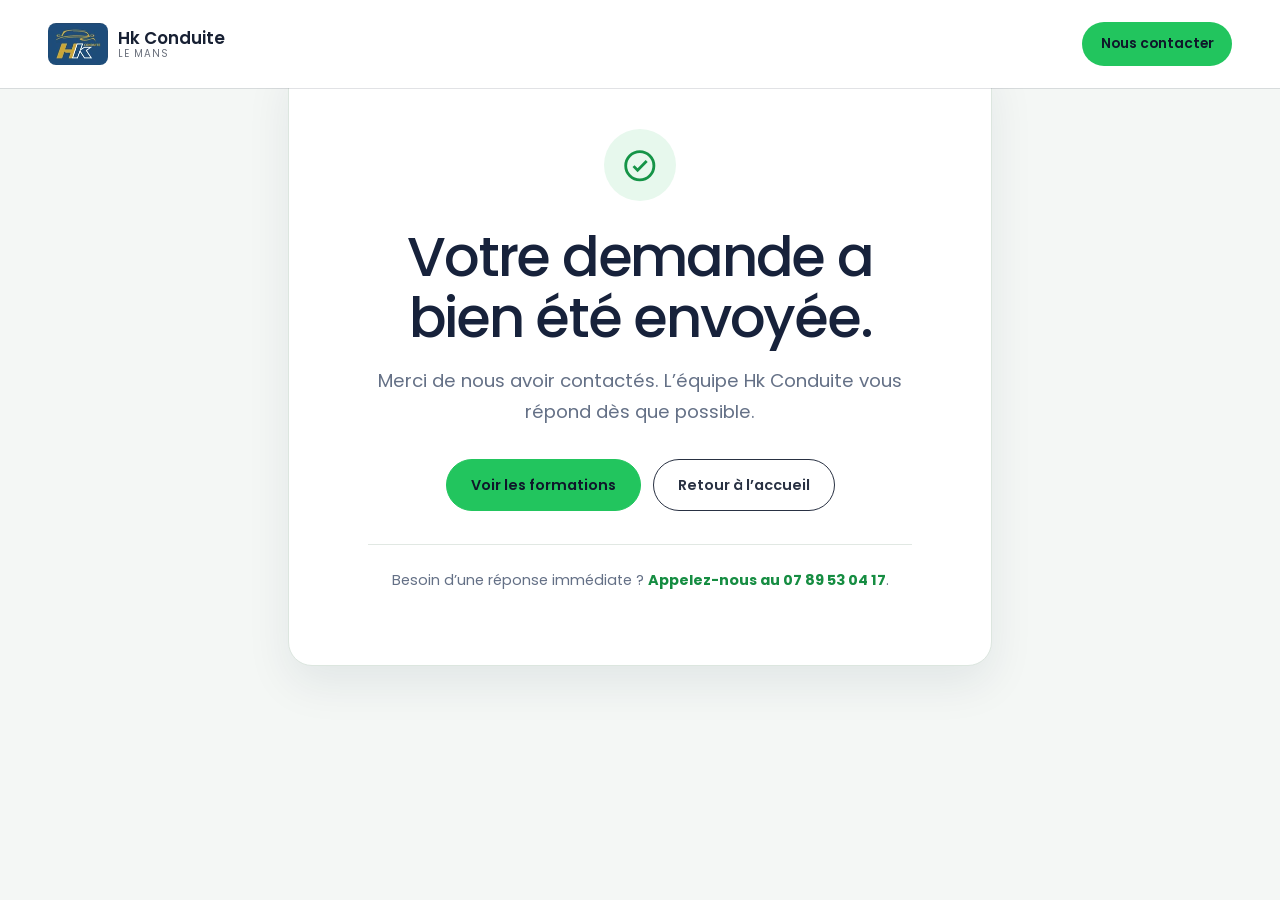
<file: merci.html>
<!doctype html>
<html lang="fr">
<head>
  <meta charset="utf-8">
  <meta name="viewport" content="width=device-width, initial-scale=1">
  <meta name="robots" content="noindex">
  <title>Demande envoyée | Hk Conduite Le Mans</title>
  <link rel="icon" href="assets/img/favicon.png">
  <link rel="preconnect" href="https://fonts.googleapis.com">
  <link rel="preconnect" href="https://fonts.gstatic.com" crossorigin>
  <link rel="stylesheet" href="https://fonts.googleapis.com/css2?family=Poppins:wght@400;500;600;700&display=swap">
  <link rel="stylesheet" href="assets/css/styles.min.css?v=20261111-form-success">
  <style>
    html, body { min-height: 100%; background: #f4f7f5; }
    .success-page { box-sizing: border-box; min-height: calc(100svh - var(--header-h, 76px)); display: grid; place-items: center; padding: clamp(3rem, 7vw, 6rem) 1.25rem; background: #f4f7f5; }
    .success-panel { width: min(100%, 44rem); padding: clamp(2rem, 6vw, 4.5rem); border: 1px solid #dce6df; border-radius: 24px; background: #fff; text-align: center; box-shadow: 0 18px 45px rgba(17, 33, 61, 0.08); }
    .success-mark { width: 4.5rem; height: 4.5rem; display: grid; place-items: center; margin: 0 auto 1.6rem; border-radius: 50%; background: #e7f8ed; color: #159447; }
    .success-mark svg { width: 2.35rem; height: 2.35rem; fill: none; stroke: currentColor; stroke-width: 1.8; }
    .success-panel h1 { max-width: 32rem; margin: 0 auto; color: #17223b; font-size: clamp(2rem, 5vw, 3.5rem); line-height: 1.08; letter-spacing: -0.04em; }
    .success-panel p { max-width: 34rem; margin: 1.15rem auto 0; color: #647086; font-size: clamp(1rem, 2vw, 1.15rem); line-height: 1.65; }
    .success-actions { display: flex; flex-wrap: wrap; justify-content: center; gap: 0.75rem; margin-top: 2rem; }
    .success-actions .btn { min-height: 3rem; }
    .success-help { margin-top: 2.1rem !important; padding-top: 1.5rem; border-top: 1px solid #e1e8e3; font-size: 0.9rem !important; }
    .success-help a { color: #168d42; font-weight: 700; }
    @media (max-width: 640px) { .success-page { min-height: calc(100svh - var(--header-h, 70px)); padding-top: 2rem; padding-bottom: 2rem; } .success-panel { border-radius: 18px; } .success-actions { flex-direction: column; } .success-actions .btn { width: 100%; } }
  </style>
</head>
<body>
  <a class="skip-link" href="#main">Aller au contenu</a>
  <header class="site-header inner-header is-scrolled">
    <a class="brand" href="/" aria-label="Accueil Hk Conduite Le Mans">
      <picture><source srcset="assets/img/hk-logo-42.webp" type="image/webp"><img class="brand-logo" src="assets/img/hk-logo-42.png" alt="HK Conduite" width="42" height="42"></picture>
      <span><strong>Hk Conduite</strong><small>Le Mans</small></span>
    </a>
    <a class="header-cta" href="/contact">Nous contacter</a>
  </header>
  <main class="success-page" id="main">
    <section class="success-panel" aria-labelledby="success-title">
      <div class="success-mark" aria-hidden="true"><svg viewBox="0 0 24 24"><circle cx="12" cy="12" r="9"></circle><path d="m8 12.2 2.6 2.7L16.4 9"></path></svg></div>
      <h1 id="success-title">Votre demande a bien été envoyée.</h1>
      <p id="success-message">Merci de nous avoir contactés. L’équipe Hk Conduite vous répond dès que possible.</p>
      <div class="success-actions">
        <a class="btn primary" href="/formations">Voir les formations</a>
        <a class="btn secondary" href="/">Retour à l’accueil</a>
      </div>
      <p class="success-help">Besoin d’une réponse immédiate ? <a href="tel:+33789530417">Appelez-nous au 07 89 53 04 17</a>.</p>
    </section>
  </main>
  <script>
    const firstName = new URLSearchParams(window.location.search).get("prenom");
    if (firstName) document.getElementById("success-message").textContent = `Merci ${firstName}, votre demande a bien été envoyée. L’équipe Hk Conduite vous répond dès que possible.`;
  </script>
</body>
</html>
</file>
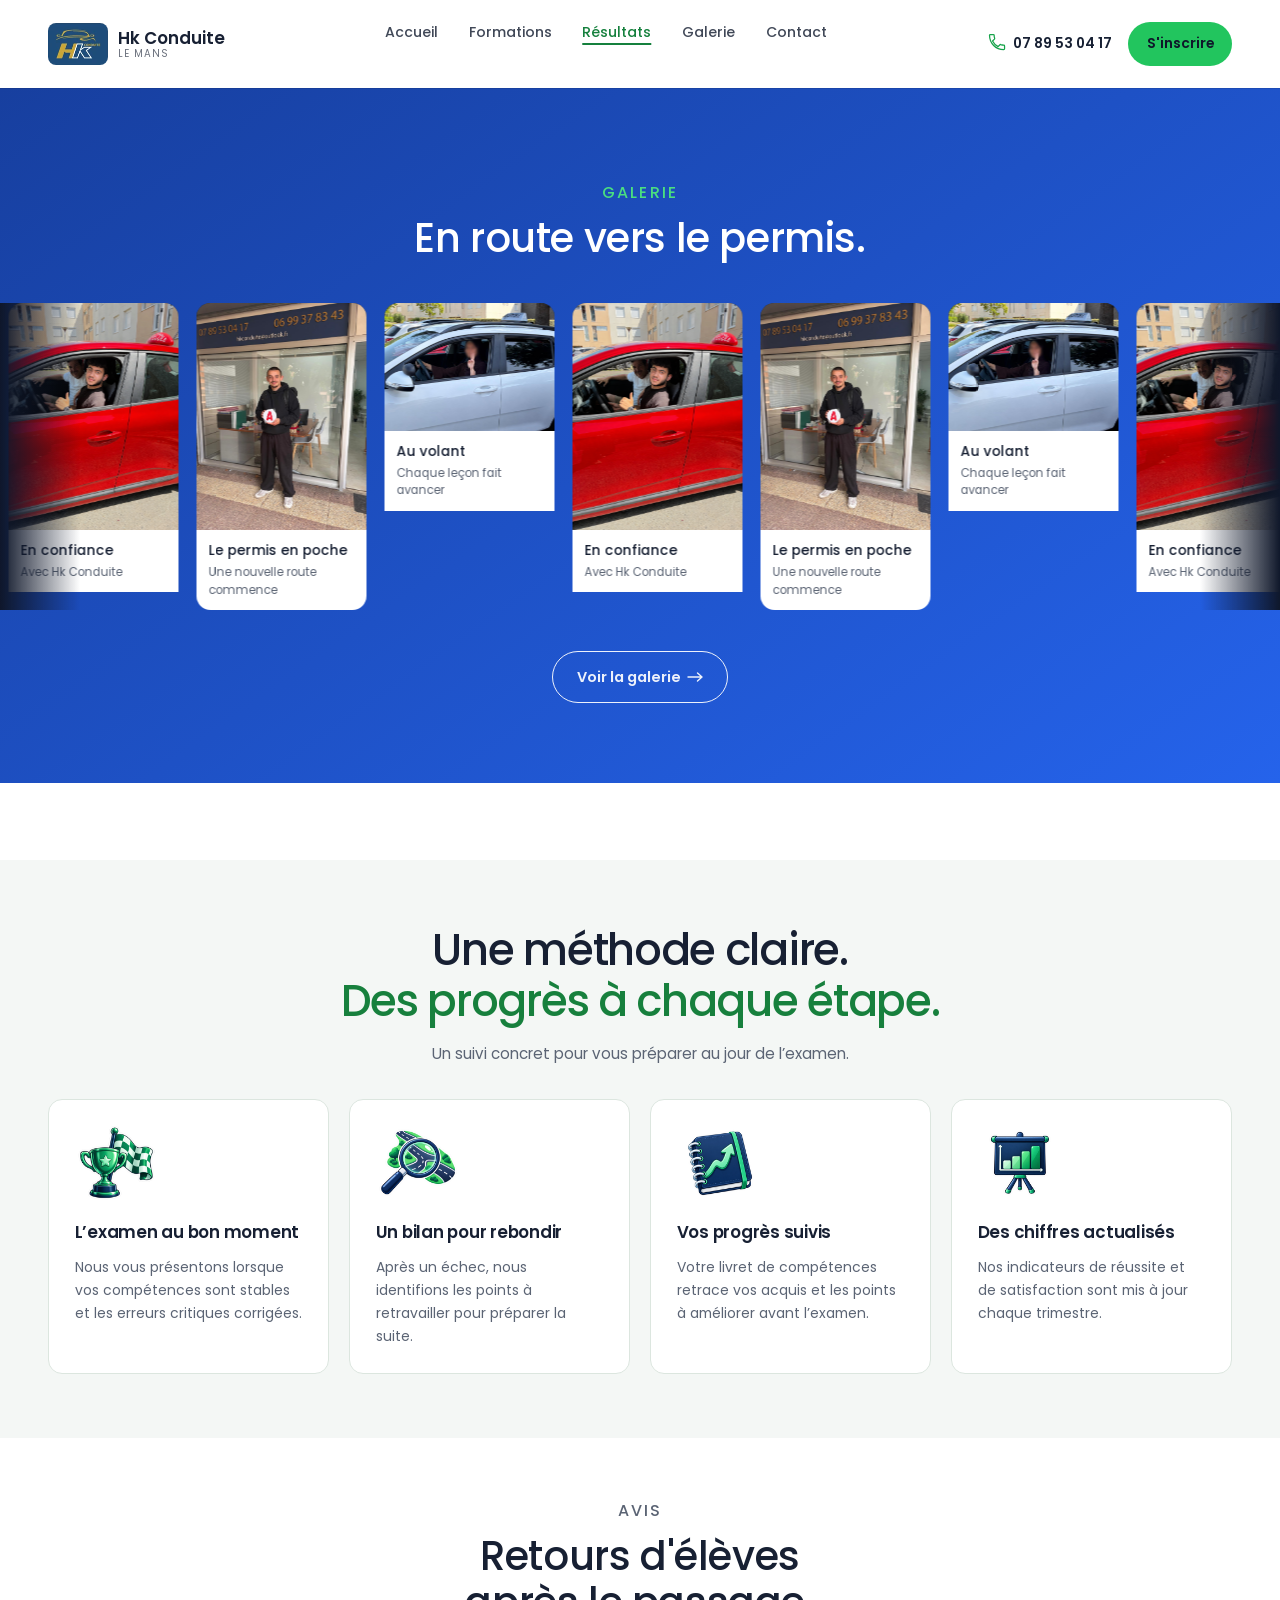
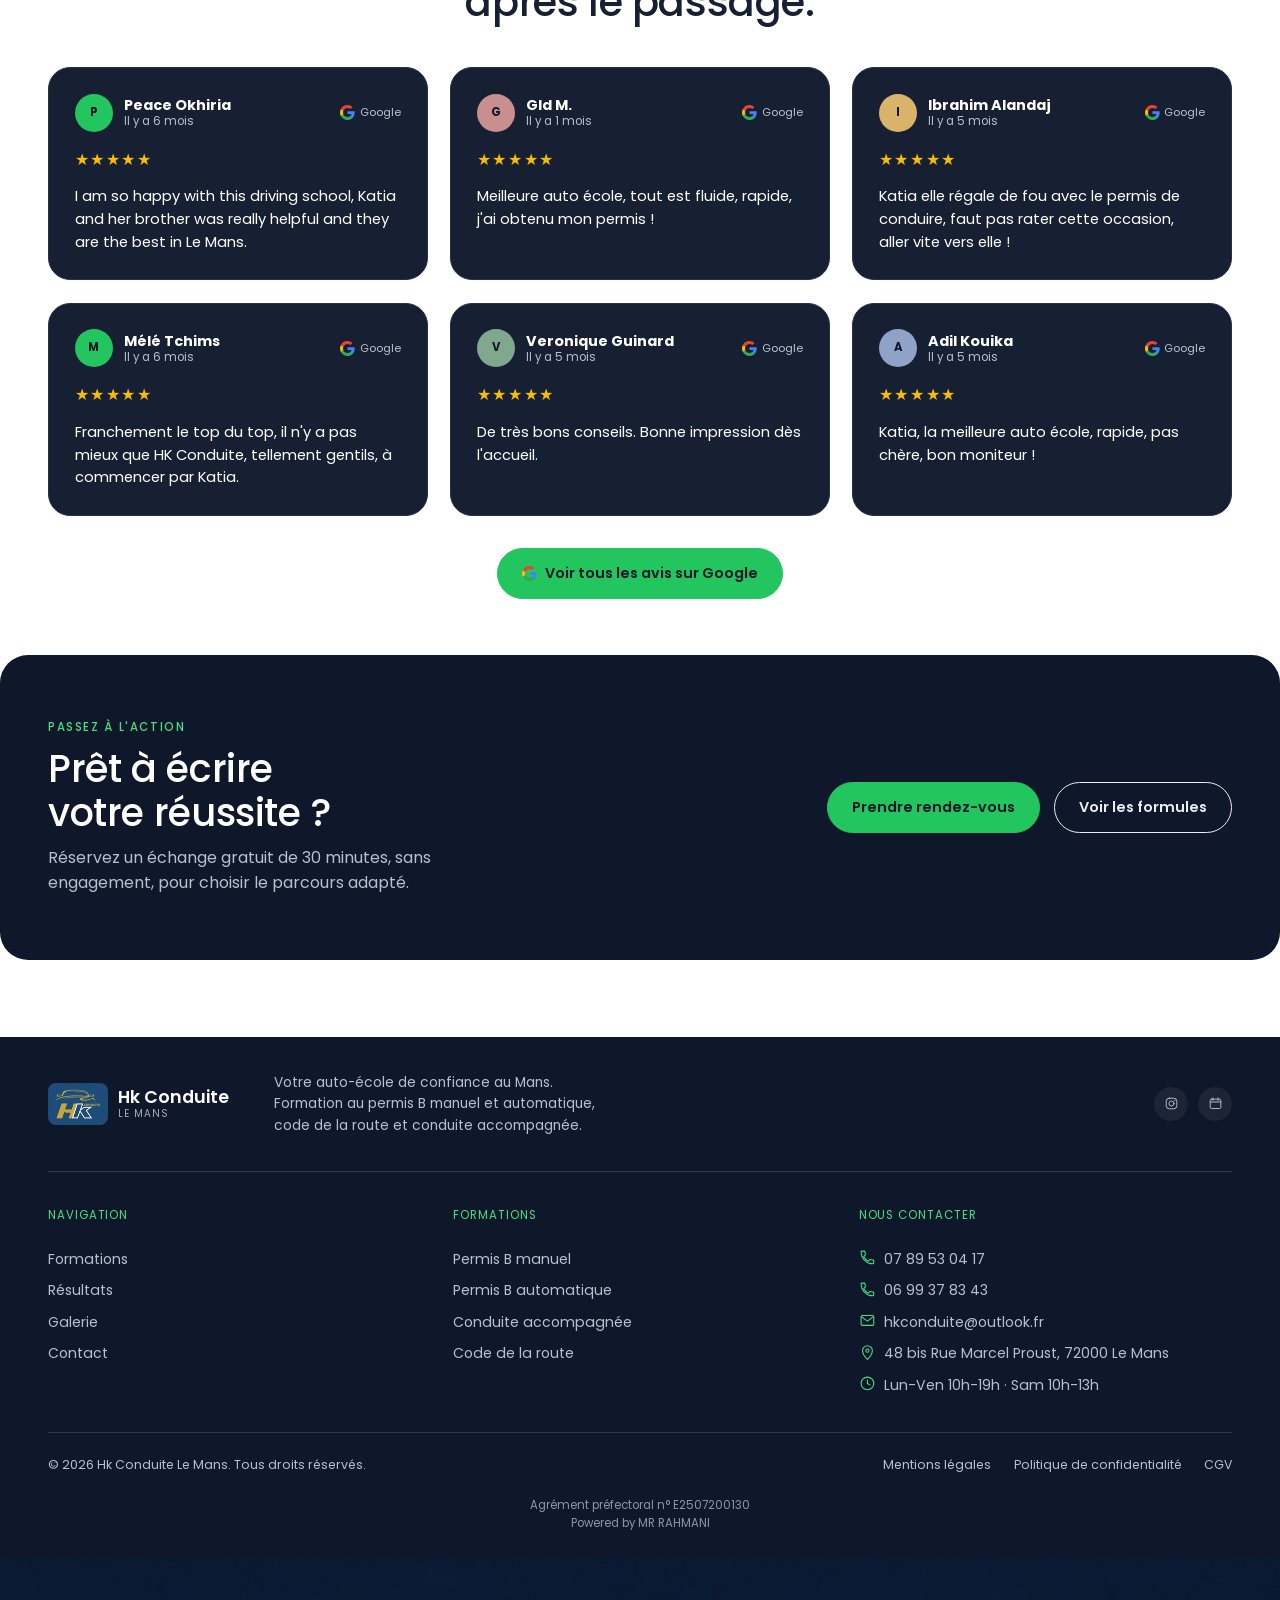
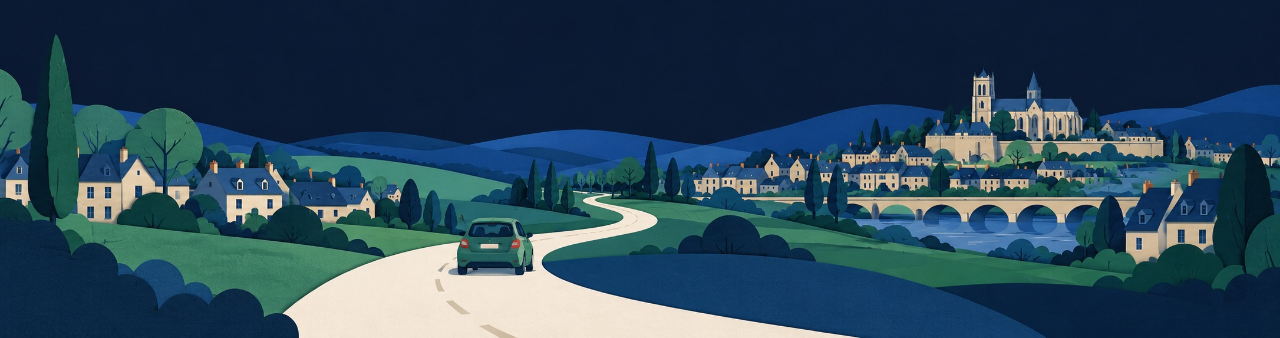
<file: resultats.html>
<!doctype html>
<html lang="fr">
<head>
  <meta charset="utf-8">
  <meta name="viewport" content="width=device-width, initial-scale=1">
  <meta name="format-detection" content="telephone=no, date=no, address=no, email=no">
  <meta name="description" content="Les résultats de Hk Conduite au Mans : plus de 13 avis Google (5,0/5), 800+ élèves formés et les retours de nos élèves après leur permis.">
  <title>Résultats et avis | Hk Conduite Le Mans</title>
  <link rel="icon" href="assets/img/favicon.png">
  <link rel="preconnect" href="https://fonts.googleapis.com">
  <link rel="preconnect" href="https://fonts.gstatic.com" crossorigin>
  <link rel="preload" href="https://fonts.googleapis.com/css2?family=Poppins:wght@400;500;600;700&display=swap" as="style">
  <link rel="stylesheet" href="https://fonts.googleapis.com/css2?family=Poppins:wght@400;500;600;700&display=swap">
  <link rel="preload" href="assets/css/styles.min.css?v=20261028-method" as="style">
  <link rel="stylesheet" href="assets/css/styles.min.css?v=20261028-method" media="print" onload="this.media='all'; this.onload=null;">
  <noscript><link rel="stylesheet" href="assets/css/styles.min.css?v=20261028-method"></noscript>
  <link rel="canonical" href="https://hkconduite.fr/resultats">
</head>
<body class="resultats-page">
  <a class="skip-link" href="#main">Aller au contenu</a>
  <svg style="display:none" aria-hidden="true">
<symbol id="phone" viewBox="0 0 24 24">
    <path d="M6.6 10.8c1.4 2.8 3.8 5.2 6.6 6.6l2.2-2.2c.3-.3.7-.4 1-.2 1.1.4 2.3.6 3.5.6.6 0 1 .4 1 1V20c0 .6-.4 1-1 1C10.5 21 3 13.5 3 4c0-.6.4-1 1-1h3.5c.6 0 1 .4 1 1 0 1.2.2 2.4.6 3.5.1.3 0 .7-.2 1z"/>
  </symbol>
  <symbol id="pin" viewBox="0 0 24 24">
    <path d="M12 22s7-7.2 7-12.5A7 7 0 0 0 5 9.5C5 14.8 12 22 12 22z"/>
    <circle cx="12" cy="9.5" r="2.3"/>
  </symbol>
  <symbol id="clock" viewBox="0 0 24 24">
    <circle cx="12" cy="12" r="9"/>
    <path d="M12 7v5l3.5 2"/>
  </symbol>
  <symbol id="mail" viewBox="0 0 24 24">
    <rect x="3" y="5" width="18" height="14" rx="2"/>
    <path d="M3.5 6.5 12 13l8.5-6.5"/>
  </symbol>
  <symbol id="steering" viewBox="0 0 24 24">
    <circle cx="12" cy="12" r="9"/>
    <circle cx="12" cy="12" r="2"/>
    <path d="M12 5v5M6.5 15.5 10 13M17.5 15.5 14 13"/>
  </symbol>
  <symbol id="car" viewBox="0 0 24 24">
    <path d="M4 16v-3.5l2-4.5h12l2 4.5V16"/>
    <path d="M4 16h16"/>
    <circle cx="7.5" cy="16.5" r="1.5"/>
    <circle cx="16.5" cy="16.5" r="1.5"/>
  </symbol>
  <symbol id="book" viewBox="0 0 24 24">
    <path d="M12 6c-1.8-1.2-4-1.5-6-1v13c2 0 4.2.3 6 1.5 1.8-1.2 4-1.5 6-1.5V5c-2-.5-4.2-.2-6 1z"/>
    <path d="M12 6v13"/>
  </symbol>
  <symbol id="star" viewBox="0 0 24 24">
    <path d="M12 3l2.6 5.6 6.1.6-4.6 4.2 1.3 6-5.4-3.1-5.4 3.1 1.3-6-4.6-4.2 6.1-.6z"/>
  </symbol>
  <symbol id="shield" viewBox="0 0 24 24">
    <path d="M12 3l7 3v6c0 5-3 8-7 9-4-1-7-4-7-9V6z"/>
  </symbol>
  <symbol id="thumbsup" viewBox="0 0 24 24">
    <path d="M7 11v9H4v-9z"/>
    <path d="M7 11l3-7c.4-.9 1.7-.9 2.2 0 .3.6.4 1.3.2 2l-1 3h5.4c1 0 1.7 1 1.4 2l-1.6 6c-.3 1-1.1 1.7-2.1 1.7H7"/>
  </symbol>
  <symbol id="teacher" viewBox="0 0 24 24">
    <circle cx="9" cy="7" r="3"/>
    <path d="M4 20c0-3 2.2-5.5 5-5.5s5 2.5 5 5.5"/>
    <rect x="15" y="9" width="6" height="7" rx="1"/>
  </symbol>
  <symbol id="group" viewBox="0 0 24 24">
    <circle cx="9" cy="8" r="3"/>
    <circle cx="16" cy="9" r="2.5"/>
    <path d="M3.5 20c0-3.3 2.5-6 5.5-6s5.5 2.7 5.5 6"/>
    <path d="M14.5 14.5c2.5.3 4.5 2.5 4.5 5.5"/>
  </symbol>
  <symbol id="route" viewBox="0 0 24 24">
    <path d="M5 20c3-8 8-4 8-10s-3-6-3-6" stroke-dasharray="2.5 2.5"/>
    <circle cx="5" cy="20" r="1.3" fill="currentColor" stroke="none"/>
    <circle cx="10" cy="4" r="1.3" fill="currentColor" stroke="none"/>
  </symbol>
  <symbol id="calendar" viewBox="0 0 24 24">
    <rect x="3.5" y="5" width="17" height="15" rx="2"/>
    <path d="M3.5 9.5h17M8 3v4M16 3v4"/>
  </symbol>
  <symbol id="check" viewBox="0 0 24 24">
    <circle cx="12" cy="12" r="9"/>
    <path d="M8 12.3l2.6 2.6L16.2 9"/>
  </symbol>
  <symbol id="arrow" viewBox="0 0 24 24">
    <path d="M4 12h15M13 6l6 6-6 6"/>
  </symbol>
  <symbol id="search" viewBox="0 0 24 24">
    <circle cx="10.5" cy="10.5" r="6.5"/>
    <path d="M20 20l-4.5-4.5"/>
  </symbol>
  <symbol id="document" viewBox="0 0 24 24">
    <path d="M6 3h8l5 5v13H6z"/>
    <path d="M14 3v5h5M9 12h6M9 16h6"/>
  </symbol>
  <symbol id="school" viewBox="0 0 24 24">
    <path d="M12 4 2 9l10 5 10-5z"/>
    <path d="M6 11.5V17c0 1.5 3 3 6 3s6-1.5 6-3v-5.5"/>
  </symbol>
  <symbol id="award" viewBox="0 0 24 24">
    <circle cx="12" cy="8" r="5"/>
    <path d="M9 12.5 7 21l5-2.5L17 21l-2-8.5"/>
  </symbol>
  <symbol id="message" viewBox="0 0 24 24">
    <path d="M4 5h16v11H8l-4 4z"/>
  </symbol>
  <symbol id="building" viewBox="0 0 24 24">
    <rect x="5" y="3" width="14" height="18" rx="1"/>
    <path d="M9 7h1M14 7h1M9 11h1M14 11h1M9 15h1M14 15h1"/>
  </symbol>
  <symbol id="chart" viewBox="0 0 24 24">
    <path d="M5 20V11M11 20V5M17 20v-6"/>
    <path d="M3 20h18"/>
  </symbol>
  <symbol id="refresh" viewBox="0 0 24 24">
    <path d="M4 12a8 8 0 0 1 14-5.3M20 12a8 8 0 0 1-14 5.3"/>
    <path d="M18 3v4h-4M6 21v-4h4"/>
  </symbol>
  <symbol id="camera" viewBox="0 0 24 24">
    <path d="M4 8h3l1.5-2h7L17 8h3a1 1 0 0 1 1 1v9a1 1 0 0 1-1 1H4a1 1 0 0 1-1-1V9a1 1 0 0 1 1-1z"/>
    <circle cx="12" cy="13" r="3.5"/>
  </symbol>
  <symbol id="facebook" viewBox="0 0 24 24">
    <path d="M15 8.5h2.2V5.3h-2.5c-2.4 0-4 1.6-4 4.2v2h-2.2v3.2h2.2V21h3.2v-6.3h2.3l.5-3.2h-2.8v-1.6c0-.9.4-1.4 1.1-1.4z"/>
  </symbol>
  <symbol id="instagram" viewBox="0 0 24 24">
    <rect x="3.5" y="3.5" width="17" height="17" rx="5"/>
    <circle cx="12" cy="12" r="4"/>
    <circle cx="17.2" cy="6.8" r="1" fill="currentColor" stroke="none"/>
  </symbol>
  </svg>
  <header class="site-header inner-header is-scrolled" data-header>
    <a class="brand" href="/"><picture><source srcset="assets/img/hk-logo-42.webp" type="image/webp"><img class="brand-logo" src="assets/img/hk-logo-42.png" alt="HK Conduite" width="42" height="42"></picture><span><strong>Hk Conduite</strong><small>Le Mans</small></span></a>
    <button class="nav-toggle" type="button" aria-label="Ouvrir le menu" aria-expanded="false" data-nav-toggle><span></span><span></span><span></span></button>
    <nav class="main-nav" data-nav><a href="/">Accueil</a><a href="/formations">Formations</a><a href="/resultats" class="active">Résultats</a><a href="/galerie">Galerie</a><a href="/contact">Contact</a></nav>
    <div class="header-actions">
      <a class="header-phone" href="tel:+33789530417"><i aria-hidden="true"><svg class="icon" aria-hidden="true"><use href="#phone"></use></svg></i>07 89 53 04 17</a>
      <a class="header-cta" href="/inscription">S'inscrire</a>
    </div>
  </header>
  <main class="page-main" id="main">
    <section class="section soft-section compact method-section" aria-labelledby="method-title">
      <div class="method-heading"><h2 id="method-title">Une méthode claire.<br><span>Des progrès à chaque étape.</span></h2><p>Un suivi concret pour vous préparer au jour de l’examen.</p></div>
      <div class="method-grid">
        <article><img src="assets/img/illustrations/sticker-unique-ready.png" alt="" aria-hidden="true" width="84" height="76" loading="lazy"><h3>L’examen au bon moment</h3><p>Nous vous présentons lorsque vos compétences sont stables et les erreurs critiques corrigées.</p></article>
        <article><img src="assets/img/illustrations/sticker-unique-review.png" alt="" aria-hidden="true" width="84" height="76" loading="lazy"><h3>Un bilan pour rebondir</h3><p>Après un échec, nous identifions les points à retravailler pour préparer la suite.</p></article>
        <article><img src="assets/img/illustrations/sticker-unique-progress.png" alt="" aria-hidden="true" width="84" height="76" loading="lazy"><h3>Vos progrès suivis</h3><p>Votre livret de compétences retrace vos acquis et les points à améliorer avant l’examen.</p></article>
        <article><img src="assets/img/illustrations/sticker-unique-statistics.png" alt="" aria-hidden="true" width="84" height="76" loading="lazy"><h3>Des chiffres actualisés</h3><p>Nos indicateurs de réussite et de satisfaction sont mis à jour chaque trimestre.</p></article>
      </div>
    </section>

    <section class="section compact reviews-section">
      <div class="section-head"><p class="eyebrow">Avis</p><h2>Retours d'élèves après le passage.</h2></div>
      <div class="carousel-wrap">
        <button type="button" class="carousel-arrow prev" aria-label="Carte précédente" disabled>
          <svg class="icon" aria-hidden="true"><use href="#arrow"></use></svg>
        </button>
        <div class="review-grid-static">
        <figure class="google-review-card">
          <div class="review-top">
            <div class="review-avatar"><span class="review-avatar-fallback">P</span></div>
            <div class="review-meta">
              <strong>Peace Okhiria</strong>
              <span>Il y a 6 mois</span>
            </div>
            <span class="review-source"><img class="mini-google" src="assets/img/google-g.svg" alt="" aria-hidden="true">Google</span>
          </div>
          <div class="review-stars" aria-label="5 étoiles">★★★★★</div>
          <blockquote>I am so happy with this driving school, Katia and her brother was really helpful and they are the best in Le Mans.</blockquote>
        </figure>
        <figure class="google-review-card">
          <div class="review-top">
            <div class="review-avatar"><span class="review-avatar-fallback c4">G</span></div>
            <div class="review-meta">
              <strong>Gld M.</strong>
              <span>Il y a 1 mois</span>
            </div>
            <span class="review-source"><img class="mini-google" src="assets/img/google-g.svg" alt="" aria-hidden="true">Google</span>
          </div>
          <div class="review-stars" aria-label="5 étoiles">★★★★★</div>
          <blockquote>Meilleure auto école, tout est fluide, rapide, j'ai obtenu mon permis !</blockquote>
        </figure>
        <figure class="google-review-card">
          <div class="review-top">
            <div class="review-avatar"><span class="review-avatar-fallback c6">I</span></div>
            <div class="review-meta">
              <strong>Ibrahim Alandaj</strong>
              <span>Il y a 5 mois</span>
            </div>
            <span class="review-source"><img class="mini-google" src="assets/img/google-g.svg" alt="" aria-hidden="true">Google</span>
          </div>
          <div class="review-stars" aria-label="5 étoiles">★★★★★</div>
          <blockquote>Katia elle régale de fou avec le permis de conduire, faut pas rater cette occasion, aller vite vers elle !</blockquote>
        </figure>
        <figure class="google-review-card">
          <div class="review-top">
            <div class="review-avatar"><span class="review-avatar-fallback">M</span></div>
            <div class="review-meta">
              <strong>Mélé Tchims</strong>
              <span>Il y a 6 mois</span>
            </div>
            <span class="review-source"><img class="mini-google" src="assets/img/google-g.svg" alt="" aria-hidden="true">Google</span>
          </div>
          <div class="review-stars" aria-label="5 étoiles">★★★★★</div>
          <blockquote>Franchement le top du top, il n'y a pas mieux que HK Conduite, tellement gentils, à commencer par Katia.</blockquote>
        </figure>
        <figure class="google-review-card">
          <div class="review-top">
            <div class="review-avatar"><span class="review-avatar-fallback c2">V</span></div>
            <div class="review-meta">
              <strong>Veronique Guinard</strong>
              <span>Il y a 5 mois</span>
            </div>
            <span class="review-source"><img class="mini-google" src="assets/img/google-g.svg" alt="" aria-hidden="true">Google</span>
          </div>
          <div class="review-stars" aria-label="5 étoiles">★★★★★</div>
          <blockquote>De très bons conseils. Bonne impression dès l'accueil.</blockquote>
        </figure>
        <figure class="google-review-card">
          <div class="review-top">
            <div class="review-avatar"><span class="review-avatar-fallback c3">A</span></div>
            <div class="review-meta">
              <strong>Adil Kouika</strong>
              <span>Il y a 5 mois</span>
            </div>
            <span class="review-source"><img class="mini-google" src="assets/img/google-g.svg" alt="" aria-hidden="true">Google</span>
          </div>
          <div class="review-stars" aria-label="5 étoiles">★★★★★</div>
          <blockquote>Katia, la meilleure auto école, rapide, pas chère, bon moniteur !</blockquote>
        </figure>
        </div>
        <button type="button" class="carousel-arrow next" aria-label="Carte suivante">
          <svg class="icon" aria-hidden="true"><use href="#arrow"></use></svg>
        </button>
      </div>
      <div style="text-align:center; margin-top: 2rem;">
        <a class="btn primary" href="https://share.google/X1SA9HSPAD8MGEViR" target="_blank" rel="noopener"><img class="mini-google" src="assets/img/google-g.svg" alt="" aria-hidden="true">Voir tous les avis sur Google</a>
      </div>
    </section>

    <section class="success-loop">
      <div class="section-head">
        <p class="eyebrow">Galerie</p>
        <h2>En route vers le permis.</h2>
      </div>
      <div class="loop-viewport">
        <div class="loop-fade loop-fade-left" aria-hidden="true"></div>
        <div class="loop-fade loop-fade-right" aria-hidden="true"></div>
        <!-- Photos réelles de la galerie ; seconde série dupliquée pour le défilement continu. -->
        <div class="loop-track" data-loop-track>
          <article class="loop-card"><div class="loop-photo"><img src="assets/img/eleve-permis-obtenu.png" alt="Élève avec son moniteur dans la voiture Hk Conduite" loading="lazy" width="600" height="440" style="object-position: center 30%;"></div><div class="loop-info"><strong>En confiance</strong><span>Avec Hk Conduite</span></div></article>
          <article class="loop-card"><div class="loop-photo"><img src="assets/img/eleve-reussite-hk-2026.jpg" alt="Élève devant l’agence avec son disque A" loading="lazy" width="600" height="440" style="object-position: center 30%;"></div><div class="loop-info"><strong>Le permis en poche</strong><span>Une nouvelle route commence</span></div></article>
          <article class="loop-card"><div class="loop-photo"><img src="assets/img/eleve-hk-voiture-2026.jpg" alt="Élève au volant, visage flouté" loading="lazy" width="600" height="440" style="object-position: center 30%;"></div><div class="loop-info"><strong>Au volant</strong><span>Chaque leçon fait avancer</span></div></article>
          <article class="loop-card"><div class="loop-photo"><img src="assets/img/eleve-permis-obtenu.png" alt="Élève avec son moniteur dans la voiture Hk Conduite" loading="lazy" width="600" height="440" style="object-position: center 30%;"></div><div class="loop-info"><strong>En confiance</strong><span>Avec Hk Conduite</span></div></article>
          <article class="loop-card"><div class="loop-photo"><img src="assets/img/eleve-reussite-hk-2026.jpg" alt="Élève devant l’agence avec son disque A" loading="lazy" width="600" height="440" style="object-position: center 30%;"></div><div class="loop-info"><strong>Le permis en poche</strong><span>Une nouvelle route commence</span></div></article>
          <article class="loop-card"><div class="loop-photo"><img src="assets/img/eleve-hk-voiture-2026.jpg" alt="Élève au volant, visage flouté" loading="lazy" width="600" height="440" style="object-position: center 30%;"></div><div class="loop-info"><strong>Au volant</strong><span>Chaque leçon fait avancer</span></div></article>
          <article class="loop-card" aria-hidden="true"><div class="loop-photo"><img src="assets/img/eleve-permis-obtenu.png" alt="Élève avec son moniteur dans la voiture Hk Conduite" loading="lazy" width="600" height="440" style="object-position: center 30%;"></div><div class="loop-info"><strong>En confiance</strong><span>Avec Hk Conduite</span></div></article>
          <article class="loop-card" aria-hidden="true"><div class="loop-photo"><img src="assets/img/eleve-reussite-hk-2026.jpg" alt="Élève devant l’agence avec son disque A" loading="lazy" width="600" height="440" style="object-position: center 30%;"></div><div class="loop-info"><strong>Le permis en poche</strong><span>Une nouvelle route commence</span></div></article>
          <article class="loop-card" aria-hidden="true"><div class="loop-photo"><img src="assets/img/eleve-hk-voiture-2026.jpg" alt="Élève au volant, visage flouté" loading="lazy" width="600" height="440" style="object-position: center 30%;"></div><div class="loop-info"><strong>Au volant</strong><span>Chaque leçon fait avancer</span></div></article>
          <article class="loop-card" aria-hidden="true"><div class="loop-photo"><img src="assets/img/eleve-permis-obtenu.png" alt="Élève avec son moniteur dans la voiture Hk Conduite" loading="lazy" width="600" height="440" style="object-position: center 30%;"></div><div class="loop-info"><strong>En confiance</strong><span>Avec Hk Conduite</span></div></article>
          <article class="loop-card" aria-hidden="true"><div class="loop-photo"><img src="assets/img/eleve-reussite-hk-2026.jpg" alt="Élève devant l’agence avec son disque A" loading="lazy" width="600" height="440" style="object-position: center 30%;"></div><div class="loop-info"><strong>Le permis en poche</strong><span>Une nouvelle route commence</span></div></article>
          <article class="loop-card" aria-hidden="true"><div class="loop-photo"><img src="assets/img/eleve-hk-voiture-2026.jpg" alt="Élève au volant, visage flouté" loading="lazy" width="600" height="440" style="object-position: center 30%;"></div><div class="loop-info"><strong>Au volant</strong><span>Chaque leçon fait avancer</span></div></article>
        </div>
      </div>
      <div style="text-align:center; margin-top: 2rem;">
        <a href="/galerie" class="btn secondary link-arrow">Voir la galerie
          <svg width="16" height="10" viewBox="0 0 16 10" fill="none"><path d="M1 5H15M15 5L10.5 1M15 5L10.5 9" stroke="currentColor" stroke-width="1.4" stroke-linecap="round" stroke-linejoin="round"/></svg>
        </a>
      </div>
    </section>

    <section class="ready-cta">
      <div>
        <p class="eyebrow">Passez à l'action</p>
        <h2>Prêt à écrire votre réussite ?</h2>
        <p>Réservez un échange gratuit de 30 minutes, sans engagement, pour choisir le parcours adapté.</p>
      </div>
      <div class="ready-cta-actions">
        <a class="btn primary" href="/inscription">Prendre rendez-vous</a>
        <a class="btn secondary" href="/formations">Voir les formules</a>
      </div>
    </section>
  </main>
  <footer class="site-footer">
    <div class="footer-inner">
      <div class="footer-top">
        <a class="brand" href="/"><picture><source srcset="assets/img/hk-logo-42.webp" type="image/webp"><img class="brand-logo" src="assets/img/hk-logo-42.png" alt="Hk Conduite" width="42" height="42"></picture><span><strong>Hk Conduite</strong><small>Le Mans</small></span></a>
        <p class="footer-tagline">Votre auto-école de confiance au Mans. Formation au permis B manuel et automatique, code de la route et conduite accompagnée.</p>
        <div class="footer-social">
          <a href="https://www.instagram.com/hk_conduite_/" target="_blank" rel="noopener" aria-label="Instagram Hk Conduite"><svg class="icon" aria-hidden="true"><use href="#instagram"></use></svg></a>
          <a href="https://calendly.com/hk-conduite/30min" target="_blank" rel="noopener" aria-label="Réserver un créneau en ligne"><svg class="icon" aria-hidden="true"><use href="#calendar"></use></svg></a>
        </div>
      </div>
      <div class="footer-grid">
        <nav class="footer-nav" aria-label="Navigation secondaire">
          <p class="footer-heading">Navigation</p>
          <a href="/formations">Formations</a>
          <a href="/resultats">Résultats</a>
          <a href="/galerie">Galerie</a>
          <a href="/contact">Contact</a>
        </nav>
        <nav class="footer-nav" aria-label="Nos formations">
          <p class="footer-heading">Formations</p>
          <a href="/formations">Permis B manuel</a>
          <a href="/formations">Permis B automatique</a>
          <a href="/formations">Conduite accompagnée</a>
          <a href="/formations">Code de la route</a>
        </nav>
        <div class="footer-contact">
          <p class="footer-heading">Nous contacter</p>
          <a href="tel:+33789530417"><i aria-hidden="true"><svg class="icon" aria-hidden="true"><use href="#phone"></use></svg></i>07 89 53 04 17</a>
          <a href="tel:+33699378343"><i aria-hidden="true"><svg class="icon" aria-hidden="true"><use href="#phone"></use></svg></i>06 99 37 83 43</a>
          <a href="mailto:hkconduite@outlook.fr"><i aria-hidden="true"><svg class="icon" aria-hidden="true"><use href="#mail"></use></svg></i>hkconduite@outlook.fr</a>
          <span><i aria-hidden="true"><svg class="icon" aria-hidden="true"><use href="#pin"></use></svg></i>48 bis Rue Marcel Proust, 72000 Le Mans</span>
          <span><i aria-hidden="true"><svg class="icon" aria-hidden="true"><use href="#clock"></use></svg></i>Lun-Ven 10h-19h · Sam 10h-13h</span>
        </div>
      </div>
      <div class="footer-bottom">
        <p>© 2026 Hk Conduite Le Mans. Tous droits réservés.</p>
        <div class="footer-legal">
          <a href="/mentions-legales">Mentions légales</a>
          <a href="/confidentialite">Politique de confidentialité</a>
          <a href="/cgv">CGV</a>
        </div>
      </div>
      <p class="footer-agreement">
        Agrément préfectoral n° E2507200130<br>
        Powered by <a href="https://www.linkedin.com/in/mujeeb-rahaman-rahmani/">MR RAHMANI</a>
      </p>
    </div>
    <div class="footer-landscape" aria-hidden="true"><img src="assets/img/illustrations/footer-road.jpg" alt="" width="2172" height="724" loading="lazy" decoding="async"></div>
  </footer>
  <div class="mobile-cta-bar">
    <a class="btn secondary" href="tel:+33789530417"><i aria-hidden="true"><svg class="icon" aria-hidden="true"><use href="#phone"></use></svg></i>Appeler</a>
    <a class="btn primary" href="/inscription">Prendre rendez-vous</a>
  </div>
  <script src="assets/js/road-canvas.js" defer></script>
  <script src="assets/js/dock-nav.js" defer></script>
  <script src="assets/js/carousel-fade.js" defer></script>
  <script src="assets/js/success-loop.js" defer></script>
  <script src="script.js" defer></script>
</body>
</html>
</file>
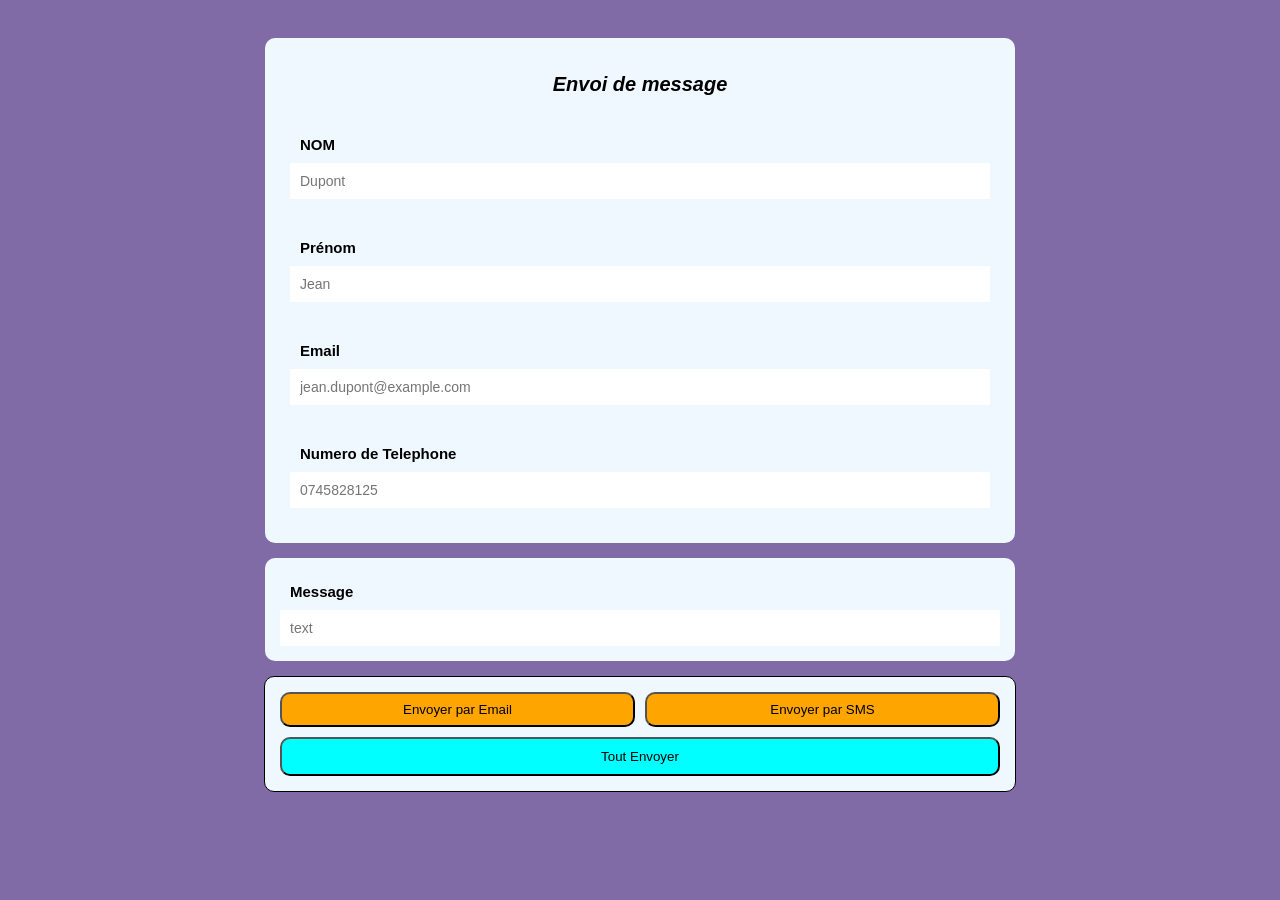
<file: sending_mail.html>
<!DOCTYPE html>
<html lang="en">
<head>
    <meta charset="UTF-8">
    <meta name="viewport" content="width=divice-width, initial-scale=1.0">
  <meta name="format-detection" content="telephone=no, date=no, address=no, email=no">
    <title>Envoi avis Google</title>
    <link rel="stylesheet" href="sending_email.css">
</head>
<body>
    <div class="total_part_1">
    <div class="titre">
    <p> Envoi de message </p>
    </div>

    <div class="part_iden">
        <label> NOM </label>
        <input type="text" placeholder="Dupont">
    </div>

    <div class="part_iden">
        <label> Prénom </label>
        <input type="text" placeholder="Jean">
    </div>

    <div class="part_iden">
        <label> Email</label>
        <input type="text" placeholder="jean.dupont@example.com">
    </div>

    <div class="part_iden"> 
        
    <label> Numero de Telephone </label> 
    <input type="number" placeholder="0745828125">
        </div>
    </div>

    <div class="total_part_2">
        <label> Message </label>
        <input type="text" placeholder="text">
    </div>

    <div class="envoi_complete">
        <div class="envoi">
            <button> Envoyer par Email </button>
            <button> Envoyer par SMS </button>
        </div>

        <div class="envoi-tout"> 
            <button> Tout Envoyer </button>

        </div>
    </div>



</body>
</html>
</file>
<file: assets/css/contact-mobile.css>
@media (max-width: 900px) {
  .project-contact {
    grid-template-columns: minmax(0, 1fr);
  }
}

.project-contact .agency-maps {
  width: 100%;
  margin: 0;
  padding: 0;
}

@media (min-width: 901px) {
  .project-contact {
    grid-template-columns: minmax(0, 1fr) minmax(0, 1.5fr);
    gap: 2rem;
  }
}

.agency-maps .map-info h3 {
  font-size: 1.15rem;
}

.agency-maps .map-card .map-info {
  flex: 1;
}

.agency-maps .map-card .map-info .btn {
  align-self: stretch;
  margin-top: auto;
}

.agency-maps .map-card .map-info :is(h2, h3) {
  margin-bottom: 0.5rem;
}

/* Keep both agency maps side by side at smaller widths. */
@media (max-width: 900px) {
  .agency-maps {
    grid-template-columns: repeat(2, minmax(0, 1fr));
    gap: clamp(0.5rem, 3vw, 1rem);
    padding-inline: 1rem;
  }

  .agency-maps .map-card .map-embed {
    min-height: 150px;
  }

  .agency-maps .map-card .map-info {
    padding: clamp(0.65rem, 3vw, 1.5rem);
    overflow-wrap: anywhere;
  }

  .agency-maps .map-card .map-info :is(h2, h3) {
    font-size: clamp(0.9rem, 3.6vw, 1.15rem);
  }

  .agency-maps .map-card .map-info p {
    margin-bottom: 0.5rem;
  }

  .agency-maps .map-card .map-info .btn {
    padding: 0.5rem 0.25rem;
    gap: 0.25rem;
    font-size: 0.8rem;
  }
}

/* Contact page: keep every section inside the phone viewport. */
@media (max-width: 640px) {
  .contact-page {
    overflow-x: clip;
  }

  .contact-page .page-main,
  .contact-page .page-hero,
  .contact-page .faq-contact,
  .contact-page .contact-intro,
  .contact-page .contact-card,
  .contact-page .info-card,
  .contact-page .info-card > div {
    box-sizing: border-box;
    min-width: 0;
    max-width: 100%;
  }

  .contact-page .faq-contact {
    display: block;
    width: 100%;
    padding: 1.5rem 1rem 0;
  }

  .contact-page .contact-intro,
  .contact-page .contact-card,
  .contact-page .info-card-list {
    width: 100%;
  }

  .contact-page .contact-card {
    margin-top: 1.5rem;
    padding: 1.25rem;
  }

  .contact-page .info-card {
    gap: 0.85rem;
    padding: 1.1rem;
  }

  .contact-page .info-card > div {
    flex: 1 1 auto;
  }

  .contact-page .page-hero h1,
  .contact-page .page-hero > p,
  .contact-page .contact-intro > p,
  .contact-page .info-card p,
  .contact-page .contact-card p,
  .contact-page .contact-card input,
  .contact-page .contact-card select,
  .contact-page .contact-card textarea {
    min-width: 0;
    max-width: 100%;
    overflow-wrap: anywhere;
  }

  .contact-page .hours-pill {
    max-width: 100%;
    padding: 0.75rem 1rem;
    white-space: normal;
  }
}
</file>
<file: assets/css/gallery-layout.css>
/* Real student photographs: composed mosaic with a full-height portrait. */
.success-gallery-section { max-width: 80rem; }
.success-gallery-heading { max-width: 70rem; display: flex; justify-content: space-between; align-items: flex-end; gap: 1.5rem; margin: 0 auto 2rem; }
.success-gallery-heading h2 { font-size: clamp(1.9rem, 3.5vw, 3rem); line-height: 1.13; letter-spacing: -0.03em; }
.success-gallery-heading h2 span { color: #17803d; }
.success-gallery-heading p { margin-top: 0.9rem; color: var(--ink-text-dim); line-height: 1.6; font-size: 0.95rem; }
.gallery-view-hint { display: inline-flex; align-items: center; gap: 0.5rem; color: var(--ink-text-dim); font-size: 0.78rem; flex: none; padding-bottom: 0.25rem; }
.success-gallery-section .real-success-gallery { display: grid; grid-template-columns: 1.12fr 0.88fr; grid-template-areas: "lesson portrait" "drive portrait"; gap: 1.5rem; }
.success-shot--lesson { grid-area: lesson; }
.success-shot--portrait { grid-area: portrait; }
.success-shot--drive { grid-area: drive; }
.success-gallery-section .success-shot { display: flex; flex-direction: column; min-width: 0; }
.success-photo-link { display: block; position: relative; height: 270px; overflow: hidden; border-radius: 14px; background: #edf2ee; cursor: zoom-in; }
.success-shot--portrait .success-photo-link { height: auto; flex: 1; min-height: 540px; }
.success-gallery-section .real-success-gallery picture { width: 100%; height: 100%; }
.success-gallery-section .real-success-gallery img { width: 100%; height: 100%; max-height: none; object-fit: cover; border-radius: 0; transition: transform 450ms ease; }
.success-gallery-section .success-shot--lesson img { object-position: center 25% !important; }
.success-gallery-section .success-shot--portrait img { position: absolute; inset: 0; object-position: center 45%; }
.success-gallery-section .success-shot--drive img { object-position: center 38%; }
.success-photo-link:hover img { transform: scale(1.025); }
.success-photo-link:focus-visible { outline: 3px solid #17803d; outline-offset: 4px; }
.success-photo-zoom { position: absolute; bottom: 0.85rem; right: 0.85rem; display: flex; align-items: center; justify-content: center; width: 36px; height: 36px; border-radius: 50%; background: #fff; color: #142e20; }
.success-gallery-section .real-success-gallery figcaption { display: flex; flex-direction: column; gap: 0.25rem; padding: 0.9rem 0 0.1rem; }
.real-success-gallery figcaption strong { font-size: 0.97rem; font-weight: 600; color: var(--ink-text); }
.real-success-gallery figcaption span { font-size: 0.81rem; color: var(--ink-text-dim); }
.success-lightbox { width: min(1100px, 94vw); max-width: 94vw; max-height: 94dvh; padding: 3.5rem 3.25rem 1.25rem; border: 0; border-radius: 14px; background: #0f172a; color: #fff; }
.success-lightbox::backdrop { background: rgba(7, 13, 24, 0.85); }
.success-lightbox figure { margin: 0; }
.success-lightbox figure img { display: block; max-width: 100%; width: auto; height: auto; max-height: 72dvh; object-fit: contain; margin: 0 auto; }
.success-lightbox figcaption { text-align: center; padding-top: 0.9rem; color: #e2e8f0; font-size: 0.85rem; }
.success-lightbox button { position: absolute; display: inline-flex; align-items: center; justify-content: center; min-width: 44px; min-height: 44px; padding: 0.5rem; border: 0; background: #20324a; color: #fff; border-radius: 8px; cursor: pointer; }
.success-lightbox button:hover { background: #31506c; }
.success-lightbox button:focus-visible { outline: 2px solid #86efac; outline-offset: 3px; }
.lightbox-close { top: 0.5rem; right: 0.75rem; gap: 0.75rem; font-size: 0.8rem; }
.lightbox-close span { font-size: 1.5rem; }
.lightbox-prev { left: 0.4rem; top: 45%; }
.lightbox-next { right: 0.4rem; top: 45%; }
@media (max-width: 640px) {
 .success-gallery-heading { flex-direction: column; align-items: flex-start; gap: 1rem; }
 .success-gallery-section .real-success-gallery { grid-template-columns: 1fr; grid-template-areas: "portrait" "lesson" "drive"; gap: 1.75rem; }
 .success-shot--portrait .success-photo-link { min-height: 0; height: auto; aspect-ratio: 3 / 4; flex: none; }
 .success-photo-link { height: auto; aspect-ratio: 4 / 3; }
 .success-lightbox { padding: 3.75rem 0.5rem 4rem; }
 .lightbox-prev, .lightbox-next { top: auto; bottom: 0.5rem; }
 .lightbox-prev { left: calc(50% - 52px); }
 .lightbox-next { right: calc(50% - 52px); }
}
@media (prefers-reduced-motion: reduce) { .success-gallery-section .real-success-gallery img { transition: none; } .success-photo-link:hover img { transform: none; } }
</file>
<file: sending_email.css>
body {
    font-family: Arial, Helvetica, sans-serif;
    background-color: rgb(128, 107, 167);
    padding: 30px;
    color: black;
    font-weight: bold;
}

.total_part_1, .total_part_2{
    background-color: aliceblue;
    border-radius: 10px;
    padding: 15px;
    width: 100%;
    max-width: 720px;
    margin: 0px auto 15px;
}

.titre p {
    font-size: 20px;
    font-style: italic;
    text-align: center;
}

.part_iden {
    background-color: aliceblue;
    padding: 10px;  
    margin-bottom: 10px;
}

.part_iden label,
.total_part_2 label {
    display:block;
    color: black;
    text-align: left;
    padding: 10px;
    font-size: 15px;
    font-family: Arial, Helvetica, sans-serif;
    border-radius: 10px;
}

.part_iden input,
.total_part_2 input {
    width: 100%;
    padding: 10px 10px;
    border: none;
    font-size: 14px;
    box-sizing: border-box;

}

.envoi_complete {
    display: flex;
    flex-direction: column;
    gap: 10px;
    max-width: 720px;
    margin: 0 auto;
    border: 1.5px solid black;
    padding: 15px;
    background-color: aliceblue;
    border-radius: 10px;
}


.envoi {
    display: flex;
    flex-wrap: wrap;
    gap: 10px;
    border-color: red;
}

.envoi button {
    flex: 1;
    background-color: orange;
    text-align: center;
    border-radius: 10px;
    padding: 8px 15px;
    cursor: pointer;
}

.envoi button:hover {
    background-color: white;
    font-weight: bold;
}
.envoi-tout {
    text-align: center;

}

.envoi-tout button {
    padding: 10px 10px;
    text-align: center;
    border-radius: 10px;
    background-color: aqua;
    width: 100%;
}

.envoi-tout button:hover {
    background-color: white;
    color: black;
    font-weight: bold;
}
</file>
<file: assets/css/styles.min.css>
@media (prefers-reduced-motion:reduce){*,*::before,*::after{animation-duration:0.01ms !important;transition-duration:0.01ms !important}}.skip-link{position:absolute;top:-3rem;left:1rem;z-index:1000;background:var(--ink);color:var(--paper-text);padding:0.7rem 1.2rem;border-radius:8px;font-size:0.88rem;font-weight:600;transition:top 0.15s ease}.skip-link:focus{top:1rem}.icon{width:1.2em;height:1.2em;fill:none;stroke:currentColor;stroke-width:1.5;stroke-linecap:round;stroke-linejoin:round;vertical-align:-0.15em;flex:none}:root{--ink:#0f172a;--ink-2:#172033;--ink-3:#26324a;--paper:#ffffff;--paper-2:#f2f4f7;--ink-text:#172033;--ink-text-dim:#5b6474;--paper-text:#ffffff;--paper-text-dim:#b7c0cf;--accent:#22c55e;--accent-strong:#16a34a;--accent-on-dark:#4ade80;--accent-text:#15803d;--signal:#dc2626;--line-light:rgba(15,23,42,0.12);--line-dark:rgba(255,255,255,0.14);--shadow-color:15,23,42;--panel:#f2f4f7;--panel-alt:#f2f4f7;--font-display:'Poppins',sans-serif;--font-body:'Poppins',-apple-system,'Segoe UI',sans-serif;--font-mono:'Poppins',sans-serif;--header-h:88px}@media (max-width:640px){:root{--header-h:64px}}*{box-sizing:border-box}html{scroll-behavior:smooth;overflow-x:hidden;width:100%}html,body{margin:0;padding:0}body{background:var(--paper);color:var(--ink-text);font-family:var(--font-body);font-weight:400;font-size:16px;line-height:1.55;-webkit-font-smoothing:antialiased;overflow-x:hidden;width:100%}h1,h2,h3,h4{text-wrap:balance;margin:0;font-family:var(--font-display);font-weight:500;letter-spacing:-0.01em;line-height:1.15}p{margin:0}a{color:inherit;text-decoration:none}img{max-width:100%;height:auto;display:block}ul{margin:0}figure{margin:0}button{font:inherit}::selection{background:var(--accent);color:var(--ink)}[class*="hgi-"]{line-height:1}body.no-scroll{overflow:hidden}.btn,.header-cta,.nav-toggle,.carousel-btn,.faq-panel summary,.faq.mini-faq summary,.faq-contact .faq summary,.plan-pick-btn{min-height:44px}.main-nav a{min-height:44px;display:flex;align-items:center}.category-nav a{min-height:44px;box-sizing:border-box}.eyebrow{font-family:var(--font-mono);font-weight:500;font-size:0.72rem;letter-spacing:0.14em;text-transform:uppercase;color:var(--accent-text);margin:0 0 0.6rem}main.page-main{padding-top:var(--header-h)}body>main:not(.page-main){padding-top:0}main.page-main>section{min-width:0;width:100%}.section{padding:clamp(3.5rem,8vw,6rem) clamp(1.25rem,4vw,3rem);max-width:90rem;margin:0 auto}@media (max-width:900px){.section{padding-top:3.5rem;padding-bottom:3.5rem}}@media (max-width:640px){.section{padding-top:2.75rem;padding-bottom:2.75rem}}.legal-content{max-width:42rem}.legal-content h2{margin-top:2.2rem;font-size:1.1rem;text-transform:none;letter-spacing:0}.legal-content h2:first-child{margin-top:0}.legal-content p{margin-top:0.7rem;color:var(--ink-text-dim);line-height:1.6}.section.compact{padding-top:clamp(2.5rem,5vw,3.5rem);padding-bottom:clamp(2.5rem,5vw,3.5rem)}.section.services-band{max-width:none;width:100%;padding:0}.section.soft-section{max-width:none;width:100%;padding-left:0;padding-right:0}.section-inner{max-width:90rem;margin:0 auto}.section-head{max-width:42rem;margin:0 auto 2.6rem;text-align:center}.section-head h2{font-size:clamp(1.7rem,3.6vw,2.5rem)}.section-head p{margin-top:0.8rem;color:var(--ink-text-dim);font-size:1rem}.services-band .section-head,.formula-section .section-head,.split-section ~ .section-head{text-align:left;margin-left:0}.btn{position:relative;isolation:isolate;overflow:hidden;display:inline-flex;align-items:center;justify-content:center;gap:0.5rem;font-family:var(--font-body);font-weight:600;font-size:0.9rem;padding:0.85rem 1.5rem;border-radius:999px;white-space:nowrap;cursor:pointer;border:1px solid transparent;transition:transform 0.15s ease,background 0.15s ease,border-color 0.15s ease,color 0.15s ease}.btn::after{content:"";position:absolute;inset:0;z-index:1;pointer-events:none;background:radial-gradient(90px circle at var(--mx,50%) var(--my,50%),rgba(255,255,255,0.55),transparent 65%);opacity:0;transition:opacity 0.3s ease;mix-blend-mode:overlay}.btn:hover::after{opacity:1}.btn>*{position:relative;z-index:2}@media (prefers-reduced-motion:reduce){.btn::after{transition:none}}.btn.primary{background:var(--accent);color:var(--ink);border-color:var(--accent)}.btn.primary:hover{background:var(--accent-on-dark);border-color:var(--accent-on-dark);transform:translateY(-1px)}.btn.secondary{background:transparent;color:inherit;border-color:currentColor;opacity:0.92}.btn.secondary:hover{border-color:var(--accent-on-dark);opacity:1;transform:translateY(-1px)}.btn.secondary-dark{background:transparent;color:var(--ink-text);border-color:var(--line-light)}.btn.secondary-dark:hover{border-color:var(--accent-strong);color:var(--accent-text);transform:translateY(-1px)}.text-link{display:inline-flex;align-items:center;gap:0.4rem;font-weight:600;font-size:0.86rem;color:var(--accent-text);border-bottom:1px solid transparent;transition:border-color 0.15s ease}.text-link:hover{border-color:var(--accent-strong)}.site-header{position:fixed;top:0;left:0;right:0;z-index:100;display:flex;align-items:center;justify-content:space-between;gap:1.5rem;height:var(--header-h);padding:0 clamp(1.25rem,4vw,3rem);color:var(--ink-text)}.site-header::before{content:"";position:absolute;inset:0;z-index:-1;background:var(--paper);box-shadow:0 1px 0 var(--line-light)}@media (max-width:400px){.site-header{gap:0.7rem;padding:0 1rem}.brand small{display:none}.header-cta{padding:0.5rem 0.85rem;font-size:0.8rem}}.brand{display:flex;align-items:center;gap:0.65rem}.brand-mark{font-family:var(--font-mono);font-weight:600;font-size:0.78rem;letter-spacing:0.02em;color:var(--ink);background:var(--accent);border-radius:6px;padding:0.32rem 0.46rem;line-height:1;flex:none}.brand-logo{height:42px;width:auto;border-radius:8px;flex:none}.brand>span:not(.brand-mark){display:flex;flex-direction:column;line-height:1.2}.brand strong{font-family:var(--font-display);font-weight:600;font-size:1.05rem;letter-spacing:0}.brand small{font-family:var(--font-mono);font-size:0.62rem;letter-spacing:0.1em;text-transform:uppercase;opacity:0.65}.main-nav{position:relative;display:flex;align-items:center;gap:clamp(1.1rem,2.4vw,2.2rem)}.main-nav a{display:inline-block;font-size:0.88rem;font-weight:500;opacity:0.82;transition:opacity 0.15s ease,color 0.15s ease}.main-nav a:hover{opacity:1}.main-nav a.active{color:var(--accent-text);opacity:1;text-decoration:underline;text-underline-offset:6px;text-decoration-thickness:2px}.header-actions{display:flex;align-items:center;gap:1rem}.header-phone{display:inline-flex;align-items:center;gap:0.4rem;font-weight:600;font-size:0.86rem;color:inherit;transition:color 0.15s ease}.header-phone i{color:var(--accent-strong);font-size:1.05rem}.header-phone:hover{color:var(--accent-strong)}.header-cta{display:inline-flex;align-items:center;font-weight:600;font-size:0.86rem;padding:0.6rem 1.15rem;border-radius:999px;background:var(--accent);color:var(--ink);transition:background 0.15s ease,transform 0.15s ease}.header-cta:hover{background:var(--accent-on-dark);transform:translateY(-1px)}.nav-toggle{display:none;flex-direction:column;justify-content:center;align-items:center;gap:5px;width:44px;height:44px;background:none;border:none;cursor:pointer;padding:0;flex:none}.nav-toggle span{display:block;width:22px;height:2px;background:currentColor;border-radius:2px;transition:transform 0.2s ease,opacity 0.2s ease}.site-header.is-open .nav-toggle span:nth-child(1){transform:translateY(7px) rotate(45deg)}.site-header.is-open .nav-toggle span:nth-child(2){opacity:0}.site-header.is-open .nav-toggle span:nth-child(3){transform:translateY(-7px) rotate(-45deg)}@media (max-width:900px){.nav-toggle{display:flex;margin-right:auto}.main-nav{position:fixed;top:var(--header-h);left:0;right:0;bottom:0;flex-direction:column;align-items:stretch;gap:0;overflow-y:auto;background:var(--ink);border-top:1px solid var(--line-dark);padding:0.5rem clamp(1.25rem,4vw,3rem) 1rem;transform:translateY(-12px);opacity:0;pointer-events:none;transition:transform 0.2s ease,opacity 0.2s ease}.main-nav a{width:100%;padding:1rem 0;border-bottom:1px solid var(--line-dark);color:var(--paper-text);opacity:1;font-size:1.25rem;font-weight:600}.main-nav a.active{color:var(--accent-on-dark)}.site-header.is-open .main-nav{transform:translateY(0);opacity:1;pointer-events:auto}.header-actions{gap:0.6rem}.header-cta{display:none}}@media (max-width:640px){.site-header .header-phone{display:none}.header-actions{display:none}.nav-toggle{margin-right:0;margin-left:auto}}.hero{padding-top:calc(var(--header-h) + clamp(1.25rem,3vw,2rem));padding-bottom:clamp(2rem,5vw,3rem);padding-left:clamp(1.25rem,4vw,3rem);padding-right:clamp(1.25rem,4vw,3rem)}.hero-card{position:relative;max-width:90rem;margin:0 auto}.hero-visual{position:relative;isolation:isolate;overflow:hidden;border-radius:clamp(20px,3vw,32px);min-height:64vh;display:flex;align-items:flex-end;background:var(--ink);color:var(--paper-text);padding:clamp(1.75rem,4vw,3.5rem)}@media (max-width:640px){.hero-visual{min-height:0;aspect-ratio:3 / 4.8;padding:1.5rem;padding-bottom:6.5rem}}.hero-media{position:absolute;inset:0}.hero-media img{width:100%;height:100%;object-fit:cover;filter:brightness(0.72) contrast(1.03)}.hero-overlay{position:absolute;inset:0;background:linear-gradient(to top,rgba(20,20,20,0.95) 0%,rgba(20,20,20,0.45) 45%,rgba(20,20,20,0.15) 75%),linear-gradient(to right,rgba(20,20,20,0.55),transparent 55%),linear-gradient(100deg,rgba(34,197,94,0.12),transparent 50%)}.hero-proof{position:absolute;z-index:3;right:clamp(1rem,4vw,2.2rem);bottom:clamp(-1.6rem,-3vw,-1.1rem);display:inline-flex;flex-direction:column;gap:0.15rem;background:#fff;color:var(--ink-text);border-radius:16px;box-shadow:0 12px 28px rgba(0,0,0,0.24);padding:0.7rem 1.15rem}.hero-proof-title{font-size:1.05rem;font-weight:600;color:var(--ink-text);letter-spacing:-0.005em}.hero-proof-rating{font-size:0.86rem;color:var(--ink-text);font-weight:600}.hero-proof-stars{color:#f5b700;letter-spacing:0.05em}.hero-proof-avatars{display:flex;margin-bottom:0.5rem}.hero-proof-avatars img{width:30px;height:30px;border-radius:50%;object-fit:cover;border:2px solid #fff;box-shadow:0 1px 3px rgba(0,0,0,0.18);margin-left:-10px}.hero-proof-avatars img:first-child{margin-left:0}@media (max-width:480px){.hero-proof{right:0.9rem;bottom:-1rem;padding:0.6rem 0.9rem}.hero-proof-title{font-size:0.92rem}.hero-proof-rating{font-size:0.78rem}.hero-proof-avatars img{width:24px;height:24px;margin-left:-8px}}.hero-content{position:relative;z-index:2;max-width:34rem}.hero-content h1{font-size:clamp(2rem,5.4vw,3.6rem)}.hero-text{margin-top:1.1rem;max-width:30rem;font-size:clamp(1rem,1.5vw,1.08rem);color:var(--paper-text-dim)}.hero-actions{display:flex;flex-wrap:wrap;gap:1rem;margin-top:1.8rem}@media (max-width:640px){.hero-actions{flex-direction:column;align-items:flex-start;gap:0.85rem}}.hero .eyebrow{color:var(--accent-on-dark)}.btn.hero-secondary{background:#2563eb;color:#fff;border-color:#2563eb}.btn.hero-secondary:hover{background:#1d4ed8;border-color:#1d4ed8;transform:translateY(-1px)}.stats-row{padding:clamp(2.5rem,6vw,3.5rem) clamp(1.25rem,4vw,3rem)}.stats-row-inner{max-width:90rem;margin:0 auto;display:grid;grid-template-columns:repeat(4,1fr);gap:1.2rem}@media (max-width:900px){.stats-row-inner{grid-template-columns:1fr 1fr}}@media (max-width:640px){.stats-row-inner{gap:0.8rem}.stat-item{padding:0.9rem 1rem;gap:0.6rem}.stat-item i{width:34px;height:34px;font-size:1rem}.stat-item strong{font-size:1.05rem}.stat-item span{font-size:0.72rem}}.stat-item{display:flex;align-items:center;gap:0.8rem;background:var(--panel);border:1px solid var(--line-light);border-radius:16px;padding:1.1rem 1.2rem}.stat-item i{flex:none;width:40px;height:40px;border-radius:12px;display:flex;align-items:center;justify-content:center;font-size:1.15rem;color:var(--accent-strong);background:rgba(34,197,94,0.12)}.stat-item strong{display:block;line-height:1.15}.stat-item span{display:block;margin-top:0.1rem;line-height:1.3}.stat-item strong{font-family:var(--font-mono);font-weight:600;font-size:1.3rem}.stat-item span{font-size:0.82rem;color:var(--ink-text-dim)}.financing-banner{display:flex;align-items:center;justify-content:center;gap:0.6rem;margin-top:2rem;padding:0.9rem 1.4rem;border-radius:999px;background:var(--panel);border:1px solid var(--line-light);font-size:0.88rem;color:var(--ink-text-dim);text-align:center}.financing-banner i{color:var(--accent-strong);flex:none}.review-grid-static{max-width:90rem;margin:0 auto;display:grid;grid-template-columns:repeat(3,1fr);gap:1.4rem}@media (max-width:900px){.review-grid-static{grid-template-columns:1fr}}@media (max-width:640px){.review-grid-static{display:flex;grid-template-columns:none;overflow-x:auto;scroll-snap-type:x mandatory;gap:14px;scroll-behavior:smooth;padding-inline:11vw;-webkit-overflow-scrolling:touch;scrollbar-width:none;-ms-overflow-style:none;margin-left:calc(-1 * clamp(1.25rem,4vw,3rem));margin-right:calc(-1 * clamp(1.25rem,4vw,3rem))}.review-grid-static::-webkit-scrollbar{display:none}.review-grid-static .google-review-card{flex:0 0 78vw;scroll-snap-align:center;scroll-snap-stop:always;opacity:0.55;transition:opacity 0.3s ease}.review-grid-static .google-review-card.is-active{opacity:1}}@media (max-width:640px) and (prefers-reduced-motion:reduce){.review-grid-static{scroll-behavior:auto}.review-grid-static .google-review-card{opacity:1;transition:none}}.carousel-wrap{position:relative}.carousel-arrow{position:absolute;top:50%;transform:translateY(-50%);width:46px;height:46px;border-radius:50%;background:var(--accent);color:var(--ink);border:none;cursor:pointer;z-index:2;display:flex;align-items:center;justify-content:center;box-shadow:0 4px 14px rgba(0,0,0,0.25);transition:opacity 0.2s ease,transform 0.2s ease,background 0.2s ease}.carousel-arrow .icon{width:20px;height:20px}.carousel-arrow:hover{background:var(--accent-on-dark)}.carousel-arrow.prev{left:8px}.carousel-arrow.prev .icon{transform:rotate(180deg)}.carousel-arrow.next{right:8px}.carousel-arrow:active{transform:translateY(-50%) scale(0.94)}.carousel-arrow[disabled]{opacity:0;pointer-events:none}.carousel-arrow:focus-visible{outline:2px solid var(--accent-on-dark);outline-offset:2px}.team-grid:focus-visible,.review-grid-static:focus-visible{outline:2px solid var(--accent-text);outline-offset:2px}@media (prefers-reduced-motion:reduce){.carousel-arrow{transition:none}}.carousel-dots{display:none}@media (max-width:640px){.carousel-dots{display:flex;justify-content:center;gap:8px;margin:1rem auto 0}.carousel-dot{width:8px;height:8px;border-radius:50%;padding:0;border:none;cursor:pointer;background:var(--line-light);transition:background 0.2s ease,transform 0.2s ease}.carousel-dot.is-active{background:var(--accent-strong);transform:scale(1.35)}}.google-proof-section .carousel-dot{background:var(--line-dark)}.google-proof-section .carousel-dot.is-active{background:var(--accent-on-dark)}@media (prefers-reduced-motion:reduce){.carousel-dot{transition:none}}.mobile-cta-bar{display:none;position:fixed;left:0;right:0;bottom:0;z-index:90;background:var(--ink);padding:0.7rem clamp(1rem,4vw,1.5rem) calc(0.7rem + env(safe-area-inset-bottom));gap:0.8rem;box-shadow:0 -4px 16px rgba(0,0,0,0.25)}.mobile-cta-bar .btn{flex:1;justify-content:center;min-height:48px}.mobile-cta-bar .btn.secondary{border-color:var(--paper-text-dim);color:var(--paper-text)}@media (max-width:900px){.mobile-cta-bar{display:flex}main,.site-footer{padding-bottom:calc(88px + env(safe-area-inset-bottom))}}.fade-up{opacity:0;transform:translateY(16px);transition:opacity 0.5s ease-out,transform 0.5s ease-out}.fade-up.is-visible{opacity:1;transform:translateY(0)}@media (prefers-reduced-motion:reduce){.fade-up{opacity:1;transform:none;transition:none}}.services-band{background:var(--panel)}.services-band .section-inner{padding:clamp(3.5rem,8vw,6rem) clamp(1.25rem,4vw,3rem);display:flex;flex-direction:column;gap:2.5rem}.services-band .section-head h2 span,.split-copy h2 span,.google-proof-copy h2 span{color:var(--accent-strong)}.service-pills{display:flex;flex-wrap:wrap;gap:0.7rem;margin-top:1.3rem}.service-pills span{display:inline-flex;align-items:center;gap:0.4rem;font-size:0.78rem;font-weight:600;padding:0.4rem 0.8rem;border-radius:999px;background:#fff;border:1px solid var(--line-light)}.service-pills i{color:var(--accent-strong)}.services-trust-card{display:flex;align-items:center;gap:1.2rem;padding:1.4rem 1.6rem;border-radius:20px;background:var(--ink);color:var(--paper-text);max-width:34rem}.trust-icon{flex:none;width:42px;height:42px;border-radius:50%;background:var(--accent);display:flex;align-items:center;justify-content:center}.trust-icon i{color:var(--ink);font-size:1.2rem}.services-trust-card strong{display:block;font-family:var(--font-mono);font-weight:600}.services-trust-card p{margin-top:0.2rem;font-size:0.84rem;color:var(--paper-text-dim)}.trust-students{display:flex;align-items:center;margin-left:auto}.trust-students i{display:none}.trust-students span{width:30px;height:30px;border-radius:50%;overflow:hidden;border:2px solid var(--ink);margin-left:-10px}.trust-students span:first-child{margin-left:0}.trust-students img{width:100%;height:100%;object-fit:cover}.cards-grid{display:grid;grid-template-columns:repeat(3,1fr);gap:1.5rem}@media (max-width:900px){.cards-grid{grid-template-columns:1fr 1fr}}@media (max-width:640px){.cards-grid{grid-template-columns:1fr}}.program-card{position:relative;display:flex;flex-direction:column;gap:0.7rem;padding:1.8rem;border-radius:22px;background:#fff;border:1px solid var(--line-light);transition:transform 0.2s ease,box-shadow 0.2s ease}.program-card:hover{transform:translateY(-3px);box-shadow:0 16px 28px -16px rgba(var(--shadow-color),0.22)}.program-card.highlighted{background:var(--ink);color:var(--paper-text);border-color:var(--ink-3)}.program-card.highlighted p,.program-card.highlighted .program-label{color:var(--paper-text-dim)}.icon-badge{width:40px;height:40px;border-radius:12px;background:rgba(34,197,94,0.12);display:flex;align-items:center;justify-content:center;flex:none}.icon-badge i{font-size:1.15rem;color:var(--accent-strong)}.program-card.highlighted .icon-badge{background:rgba(74,222,128,0.16)}.program-card.highlighted .icon-badge i{color:var(--accent-on-dark)}.service-number{position:absolute;top:1.6rem;right:1.8rem;font-family:var(--font-mono);font-size:0.75rem;color:var(--ink-text-dim)}.program-card.highlighted .service-number{color:var(--paper-text-dim)}.program-label{font-family:var(--font-mono);font-size:0.66rem;letter-spacing:0.1em;text-transform:uppercase;color:var(--accent-text)}.program-card.highlighted .program-label{color:var(--accent-on-dark)}.program-card h3{font-size:1.15rem;text-transform:none;letter-spacing:0}.program-card p{font-size:0.9rem;color:var(--ink-text-dim)}.program-card ul{list-style:none;padding:0;display:flex;flex-direction:column;gap:0.4rem;font-size:0.85rem}.program-card ul li{padding-left:1.1rem;position:relative}.program-card ul li::before{content:"";position:absolute;left:0;top:0.5em;width:6px;height:6px;border-radius:50%;background:var(--accent-strong)}.program-card.highlighted ul li::before{background:var(--accent-on-dark)}.card-meta{display:flex;gap:0.6rem;flex-wrap:wrap;font-family:var(--font-mono);font-size:0.68rem;letter-spacing:0.04em;color:var(--ink-text-dim)}.program-card.highlighted .card-meta{color:var(--paper-text-dim)}.card-meta span{padding:0.25rem 0.55rem;border:1px solid var(--line-light);border-radius:999px}.program-card.highlighted .card-meta span{border-color:var(--line-dark)}.services-metrics{display:grid;grid-template-columns:repeat(4,1fr);gap:1.2rem;padding-top:2rem;border-top:1px solid var(--line-light)}@media (max-width:640px){.services-metrics{grid-template-columns:1fr 1fr}}.services-metrics article{display:flex;flex-direction:column;gap:0.3rem}.services-metrics i{color:var(--accent-strong);font-size:1.2rem}.services-metrics strong{font-family:var(--font-mono);font-weight:600;font-variant-numeric:tabular-nums;font-size:1.6rem}.services-metrics span{font-size:0.78rem;color:var(--ink-text-dim)}.formula-legend,.comparison-grid + .section-head,.price-card ~ .formula-legend{}.formula-legend{display:flex;flex-wrap:wrap;gap:0.7rem;margin-top:1.3rem}.formula-legend span{display:inline-flex;align-items:center;gap:0.4rem;font-size:0.78rem;font-weight:600;padding:0.4rem 0.8rem;border-radius:999px;background:var(--panel);border:1px solid var(--line-light)}.formula-legend i{color:var(--accent-strong)}.formula-grid,.pricing-grid{display:grid;grid-template-columns:repeat(4,1fr);gap:1.4rem;margin-top:2rem}.pricing-grid{grid-template-columns:repeat(3,1fr)}@media (max-width:1100px){.formula-grid{grid-template-columns:1fr 1fr}}@media (max-width:760px){.pricing-grid{grid-template-columns:1fr;max-width:26rem;margin-left:auto;margin-right:auto}}.formula-grid--pair{grid-template-columns:repeat(2,1fr);max-width:56rem;margin-left:auto;margin-right:auto}@media (max-width:640px){.formula-grid--pair{grid-template-columns:1fr;max-width:30rem}}.formula-grid--trio{grid-template-columns:repeat(3,1fr);max-width:78rem;margin-left:auto;margin-right:auto}@media (max-width:900px){.formula-grid--trio{grid-template-columns:1fr 1fr;max-width:46rem}}@media (max-width:640px){.formula-grid,.formula-grid--trio{display:flex;grid-template-columns:none;overflow-x:auto;scroll-snap-type:x mandatory;gap:14px;scroll-behavior:smooth;padding-inline:7vw;max-width:100%;-webkit-overflow-scrolling:touch;scrollbar-width:none;-ms-overflow-style:none;margin-left:calc(-1 * clamp(1.25rem,4vw,3rem));margin-right:calc(-1 * clamp(1.25rem,4vw,3rem))}.formula-grid::-webkit-scrollbar,.formula-grid--trio::-webkit-scrollbar{display:none}.formula-grid .formula-card,.formula-grid--trio .formula-card{flex:0 0 86vw;scroll-snap-align:center;scroll-snap-stop:always}}@media (max-width:640px) and (prefers-reduced-motion:reduce){.formula-grid,.formula-grid--trio{scroll-behavior:auto}}.formula-grid--solo{grid-template-columns:1fr;max-width:26rem;margin-left:auto;margin-right:auto}.course-tabs-note{margin:1.6rem auto 0;max-width:26rem;text-align:center;font-size:0.84rem;color:var(--panel-text-dim)}.trust-bar{max-width:90rem;margin:3rem auto 0;display:grid;grid-template-columns:repeat(4,1fr);background:var(--panel);border:1px solid var(--line-light);border-radius:24px;padding:1.7rem clamp(1.5rem,4vw,2.6rem)}.trust-bar-item{display:flex;align-items:center;gap:0.9rem;padding:0 1.5rem;border-right:1px solid var(--line-light)}.trust-bar-item:first-child{padding-left:0}.trust-bar-item:last-child{border-right:none;padding-right:0}.trust-bar-item i{font-size:1.5rem;color:var(--accent-strong);flex:none}.trust-bar-item strong{display:block;font-size:0.9rem;font-weight:600}.trust-bar-item span{display:block;margin-top:0.15rem;font-size:0.78rem;color:var(--panel-text-dim)}@media (max-width:900px){.trust-bar{grid-template-columns:1fr 1fr;row-gap:1.4rem}.trust-bar-item{border-right:none;padding:0}.trust-bar-item:nth-child(odd){padding-right:1rem}.trust-bar-item:nth-child(even){padding-left:1rem}}@media (max-width:640px){.trust-bar{grid-template-columns:1fr}.trust-bar-item{padding:0 !important;padding-bottom:1.2rem !important;border-bottom:1px solid var(--line-light)}.trust-bar-item:last-child{border-bottom:none;padding-bottom:0 !important}}.category-nav{position:relative;display:flex;flex-wrap:wrap;justify-content:center;gap:0.3rem;width:fit-content;max-width:100%;margin:0 auto 2.6rem;background:var(--panel);border:1px solid var(--line-light);border-radius:999px;padding:0.35rem}.category-nav-indicator{position:absolute;top:0;left:0;border-radius:999px;background:#2563eb;box-shadow:0 6px 16px -6px rgba(37,99,235,0.55);transition:transform 0.35s cubic-bezier(0.65,0,0.35,1),width 0.35s cubic-bezier(0.65,0,0.35,1),height 0.35s cubic-bezier(0.65,0,0.35,1);z-index:0;pointer-events:none}.category-nav a{position:relative;z-index:1;display:inline-flex;align-items:center;gap:0.5rem;padding:0.6rem 1.3rem;border-radius:999px;font-weight:600;font-size:0.9rem;color:var(--ink-text-dim);background:transparent;border:none;transition:color 0.25s ease,transform 0.15s ease}.category-nav a:hover{color:var(--ink-text)}.category-nav a:active{transform:scale(0.96)}.category-nav a.active{color:#fff}.category-nav a.active i{color:#fff}.category-nav i{font-size:1rem;color:var(--accent-strong)}@media (max-width:640px){.category-nav{flex-wrap:nowrap;justify-content:flex-start;overflow-x:auto;scroll-snap-type:x mandatory;margin-left:auto;margin-right:auto;max-width:100%;scrollbar-width:none;-ms-overflow-style:none}.category-nav::-webkit-scrollbar{display:none}.category-nav a{flex:none;scroll-snap-align:start}}.category-block{max-width:90rem;margin:0 auto 3.5rem;scroll-margin-top:calc(var(--header-h) + 1rem)}.category-block .category-title{font-size:1.15rem;text-transform:none;letter-spacing:0;margin-bottom:1.2rem}.category-block:last-of-type{margin-bottom:2.6rem}.comparison-table-wrap{position:relative;max-width:90rem;margin:0 auto 2.6rem;overflow-x:auto;-webkit-overflow-scrolling:touch}.comparison-table{width:100%;border-collapse:collapse;font-size:0.9rem}.comparison-table caption{caption-side:top;text-align:left;font-size:0.82rem;color:var(--ink-text-dim);margin-bottom:0.8rem}.comparison-table th,.comparison-table td{padding:0.85rem 1.1rem;border-bottom:1px solid var(--line-light);text-align:center}.comparison-table thead th{font-family:var(--font-mono);font-size:0.72rem;letter-spacing:0.06em;text-transform:uppercase;color:var(--ink-text-dim);font-weight:600}.comparison-table tbody th{text-align:left;font-weight:600;white-space:nowrap}.comparison-table tbody td{font-variant-numeric:tabular-nums;color:var(--ink-text-dim)}.comparison-table .table-check{display:inline-flex;color:var(--accent-strong)}.comparison-table .table-check svg{width:18px;height:18px}.sr-only{position:absolute;width:1px;height:1px;padding:0;margin:-1px;overflow:hidden;clip:rect(0,0,0,0);white-space:nowrap;border:0}@media (max-width:640px){.comparison-table{min-width:640px}.comparison-table th:first-child{position:sticky;left:0;background:var(--paper);box-shadow:1px 0 0 var(--line-light)}.comparison-table-wrap::after{content:"";position:absolute;top:0;right:0;bottom:0;width:28px;pointer-events:none;background:linear-gradient(to right,transparent,var(--paper))}}.feature-grid--3{grid-template-columns:repeat(3,1fr)}@media (max-width:900px){.feature-grid--3{grid-template-columns:1fr 1fr}}@media (max-width:640px){.feature-grid--3{grid-template-columns:1fr}}.formula-card,.price-card{position:relative;display:flex;flex-direction:column;gap:1rem;padding:1.8rem;border-radius:24px;background:#f0fdf4;border:1px solid rgba(34,197,94,0.22);transition:transform 0.35s cubic-bezier(0.34,1.56,0.64,1),box-shadow 0.3s ease;will-change:transform}.formula-card:hover,.price-card:hover{transform:translateY(-8px) scale(1.025);box-shadow:0 24px 40px -18px rgba(var(--shadow-color),0.28)}.formula-card:active,.price-card:active{transform:translateY(-4px) scale(1.01);transition-duration:0.1s}.formula-card.featured-formula:hover,.price-card.featured:hover{box-shadow:0 28px 44px -16px rgba(20,20,20,0.45)}.formula-card.featured-formula,.price-card.featured{background:var(--ink);color:var(--paper-text);border-color:var(--ink-3);box-shadow:0 20px 36px -18px rgba(20,20,20,0.35)}.formula-badge,.price-card .badge{position:absolute;top:-0.7rem;left:1.6rem;display:inline-flex;align-items:center;gap:0.3rem;font-family:var(--font-mono);font-size:0.62rem;letter-spacing:0.08em;text-transform:uppercase;color:var(--ink);background:var(--accent);padding:0.35rem 0.7rem;border-radius:999px}.badge-star{width:11px;height:11px;flex:none}.formula-type{display:inline-flex;align-items:center;gap:0.6rem;font-family:var(--font-mono);font-size:0.68rem;letter-spacing:0.06em;text-transform:uppercase;color:var(--accent-text)}.formula-card.featured-formula .formula-type{color:var(--paper-text-dim)}.formula-type i{width:30px;height:30px;border-radius:10px;flex:none;display:inline-flex;align-items:center;justify-content:center;font-size:1.05rem;background:rgba(34,197,94,0.12);color:var(--accent-strong)}.formula-card.featured-formula .formula-type i{background:rgba(74,222,128,0.16);color:var(--accent-on-dark)}.formula-card h3,.formula-card h4,.price-card h3{font-size:1.15rem;text-transform:none;letter-spacing:0;font-weight:500}.formula-price,.price-card .price{font-family:var(--font-mono);font-weight:600;font-variant-numeric:tabular-nums;font-size:1.9rem;letter-spacing:-0.01em;padding-top:0.6rem;border-top:1px solid rgba(34,197,94,0.18);margin:0}.formula-card.featured-formula .formula-price,.price-card.featured .price{border-color:var(--line-dark)}.formula-card>p:not(.formula-price),.price-card>p:not(.price){font-size:0.88rem;color:var(--ink-text-dim)}.formula-card.featured-formula>p,.price-card.featured>p{color:var(--paper-text-dim)}.formula-card ul{list-style:none;padding:0;display:flex;flex-direction:column;gap:0.5rem;flex:1;font-size:0.85rem}.formula-card ul li{padding-left:1.1rem;position:relative}.formula-card ul li::before{content:"";position:absolute;left:0;top:0.5em;width:6px;height:6px;border-radius:50%;background:var(--accent-strong)}.formula-card.featured-formula ul li::before{background:var(--accent-on-dark)}.category-block .formula-card.featured-formula{background:var(--panel);color:inherit;border-color:var(--accent-strong);box-shadow:0 24px 40px -18px rgba(var(--shadow-color),0.28)}.category-block .formula-card.featured-formula:hover{box-shadow:0 24px 40px -18px rgba(var(--shadow-color),0.28)}.category-block .formula-card.featured-formula .formula-type{color:var(--accent-text)}.category-block .formula-card.featured-formula .formula-type i{background:rgba(34,197,94,0.12);color:var(--accent-strong)}.category-block .formula-card.featured-formula>p{color:var(--ink-text-dim)}.category-block .formula-badge,.category-block .price-card .badge{top:-1rem;left:auto;right:1.4rem;font-family:var(--font-body);font-weight:600;font-size:0.76rem;letter-spacing:0;text-transform:none;color:var(--ink-text);background:#fff;border:1px solid var(--line-light);box-shadow:0 4px 10px rgba(var(--shadow-color),0.08)}.category-block .badge-star{width:12px;height:12px;color:var(--accent-strong)}.category-block .formula-price,.category-block .price-card .price{display:flex;align-items:baseline;gap:0.5rem;font-family:inherit;font-weight:inherit;font-size:inherit;letter-spacing:normal;padding-top:0.9rem}.category-block .formula-price .price-label{font-family:var(--font-body);font-size:0.86rem;font-weight:500;color:var(--ink-text-dim)}.category-block .formula-price .price-amount{font-family:var(--font-mono);font-weight:700;font-variant-numeric:tabular-nums;font-size:2.1rem;letter-spacing:-0.02em;color:var(--ink-text)}.category-block .formula-card ul li{padding-left:1.5rem}.category-block .formula-card ul li::before{content:"✓";top:0;width:18px;height:18px;display:flex;align-items:center;justify-content:center;font-size:0.7rem;font-weight:700;color:#2563eb;background:rgba(37,99,235,0.12);border-radius:50%}.price-card .icon-badge{margin-bottom:0.2rem}.price-card.featured .icon-badge{background:rgba(74,222,128,0.16)}.price-card.featured .icon-badge i{color:var(--accent-on-dark)}.formula-benefits{display:grid;grid-template-columns:repeat(4,1fr);gap:1.4rem;margin-top:2.6rem;padding-top:2rem;border-top:1px solid var(--line-light)}@media (max-width:760px){.formula-benefits{grid-template-columns:1fr 1fr}}.formula-benefits>div{display:flex;flex-direction:column;gap:0.4rem}.formula-benefits i{color:var(--accent-strong);font-size:1.3rem}.formula-benefits strong{font-size:0.96rem}.formula-benefits p{font-size:0.84rem;color:var(--ink-text-dim)}.split-section{max-width:90rem;margin:0 auto;padding:clamp(3.5rem,8vw,6rem) clamp(1.25rem,4vw,3rem);display:grid;grid-template-columns:1fr 1fr;gap:3rem;align-items:start}@media (max-width:900px){.split-section{grid-template-columns:1fr}}.split-copy{position:sticky;top:calc(var(--header-h) + 1.5rem)}@media (max-width:900px){.split-copy{position:static}}.split-copy h2{font-size:clamp(1.6rem,3.4vw,2.3rem)}.split-copy>p:not(.eyebrow){margin-top:1rem;color:var(--ink-text-dim);max-width:30rem}.check-list{display:flex;flex-direction:column;gap:0.7rem;margin-top:1.6rem}.check-list span{position:relative;padding-left:1.6rem;font-size:0.92rem}.check-list span::before{content:"";position:absolute;left:0;top:0.3em;width:16px;height:16px;border-radius:50%;background:var(--accent);box-shadow:inset 0 0 0 5px var(--panel)}.process-panel{display:flex;flex-direction:column;gap:0;border-radius:22px;border:1px solid var(--line-light);overflow:hidden}.process-step{display:flex;align-items:center;gap:1.1rem;padding:1.3rem 1.5rem;border-bottom:1px solid var(--line-light);background:var(--panel)}.process-step:last-child{border-bottom:none}.process-step span{flex:none;width:40px;height:40px;border-radius:12px;background:rgba(34,197,94,0.12);display:flex;align-items:center;justify-content:center}.process-step i{color:var(--accent-strong);font-size:1.1rem}.process-step h3{font-size:1.05rem;text-transform:none;letter-spacing:0}.process-step p{margin-top:0.15rem;font-size:0.84rem;color:var(--ink-text-dim)}.timeline{display:grid;grid-template-columns:repeat(4,1fr);gap:1.5rem;counter-reset:tl}@media (max-width:900px){.timeline{grid-template-columns:1fr 1fr}}@media (max-width:560px){.timeline{grid-template-columns:1fr}}.timeline article{counter-increment:tl;padding-top:1rem;border-top:1px solid var(--line-light);position:relative}.timeline article::before{content:counter(tl,decimal-leading-zero);position:absolute;top:-0.05em;right:0;font-family:var(--font-mono);font-weight:600;font-size:0.72rem;color:var(--accent-strong)}.timeline i{color:var(--accent-strong);font-size:1.3rem}.timeline strong{display:block;margin-top:0.7rem;font-family:var(--font-mono);font-size:0.68rem;letter-spacing:0.08em;text-transform:uppercase;color:var(--ink-text-dim)}.timeline h3{margin-top:0.4rem;font-size:1.05rem;text-transform:none;letter-spacing:0}.timeline p{margin-top:0.5rem;font-size:0.86rem;color:var(--ink-text-dim)}.process-section{--process-blue:#2563eb;--process-text:#1c211e;--process-muted:#59635d;--process-background:#fcfdfc;max-width:1280px;margin-inline:auto;padding:80px 24px;color:var(--process-text);font-family:Inter,Arial,sans-serif}.process-heading{margin-bottom:42px;text-align:center}.process-eyebrow{margin:0 0 10px;color:#68716c;font-size:12px;font-weight:700;letter-spacing:0.14em;text-transform:uppercase}.process-heading h2{margin:0;font-family:Manrope,Inter,Arial,sans-serif;font-size:clamp(30px,2.6vw,36px);font-weight:700;line-height:1.1;letter-spacing:-0.035em}.process-route{max-width:900px;margin-inline:auto;padding-top:76px}.process-list{position:relative;z-index:1;display:grid;grid-template-columns:repeat(4,minmax(0,1fr));gap:12px}.process-card{position:relative;display:flex;min-height:165px;padding:30px 14px 16px;flex-direction:column;align-items:center;text-align:center;background:#fff;border:1px solid rgba(16,19,17,0.09);border-radius:13px;box-shadow:0 8px 24px rgba(16,19,17,0.055)}.process-card::before{content:"";position:absolute;z-index:-1;top:-53px;left:-7px;right:-7px;height:2px;background:var(--process-blue)}.process-card:first-child::before{left:0}.process-card:last-child::before{right:0}.process-number{position:absolute;top:-77px;left:50%;display:grid;width:50px;height:50px;place-items:center;transform:translateX(-50%);color:#fff;background:var(--process-blue);border-radius:50%;box-shadow:0 0 0 11px var(--process-background);font-size:16px;font-weight:700}.process-icon-wrapper{display:grid;width:64px;height:64px;margin:0 auto 9px;place-items:center}.process-icon{display:block;width:76px;height:76px;max-width:none;object-fit:contain}.process-card h3{margin:0;font-size:14px;font-weight:700;letter-spacing:-0.02em}.process-card p{margin:6px 0 0;color:var(--process-muted);font-size:11.5px;line-height:1.45}.process-action{margin-top:32px;text-align:center}.process-action a{display:inline-flex;min-height:32px;padding:6px 13px;align-items:center;justify-content:center;color:#fff;background:var(--process-blue);border-radius:999px;box-shadow:0 5px 14px rgba(37,99,235,0.22);font-size:11px;font-weight:600;text-decoration:none;transition:background 0.2s ease,transform 0.2s ease}.process-action a:hover{background:#1d4ed8;transform:translateY(-1px)}@media (max-width:900px){.process-route{max-width:650px;padding-top:0}.process-list{grid-template-columns:repeat(2,1fr);gap:28px 16px}.process-card{margin-top:18px}.process-card::before{display:none}.process-number{top:-16px;width:32px;height:32px;box-shadow:0 0 0 5px var(--process-background);font-size:13px}}@media (max-width:560px){.process-section{padding:56px 18px}.process-list{grid-template-columns:1fr}.process-card{min-height:170px}}.google-proof-section{position:relative;background:var(--ink);color:var(--paper-text);padding:clamp(3.5rem,8vw,6rem) clamp(1.25rem,4vw,3rem);overflow:hidden}.ogl-bg{position:absolute;inset:0;width:100%;height:100%;z-index:0;pointer-events:none}.google-proof-section>*:not(.ogl-bg){position:relative;z-index:1}@media (prefers-reduced-motion:reduce){.ogl-bg{display:none}}.google-proof-hero,.google-proof-hero{max-width:90rem;margin:0 auto 3rem;display:grid;grid-template-columns:1.2fr 0.8fr;gap:3rem;align-items:center}@media (max-width:900px){.google-proof-hero{grid-template-columns:1fr}}.google-proof-section .eyebrow{color:var(--accent-on-dark)}.google-proof-copy h2{font-size:clamp(1.7rem,3.8vw,2.6rem)}.google-proof-copy>p:not(.eyebrow){margin-top:1rem;color:var(--paper-text-dim);max-width:30rem}.google-inline-stats{display:grid;grid-template-columns:repeat(4,1fr);gap:1rem;margin-top:1.8rem}@media (max-width:640px){.google-inline-stats{grid-template-columns:1fr 1fr}}.google-inline-stats article{display:flex;flex-direction:column;gap:0.2rem}.google-inline-stats i{color:var(--accent-on-dark);font-size:1.1rem}.google-inline-stats strong{font-family:var(--font-mono);font-weight:600;font-variant-numeric:tabular-nums;font-size:1.4rem}.google-inline-stats span{font-size:0.74rem;color:var(--paper-text-dim)}.mini-google{display:inline-block;width:15px;height:15px;object-fit:contain;flex:none}.google-proof-actions{display:flex;flex-wrap:wrap;gap:1rem;margin-top:2rem}.google-rating-card{background:var(--ink-2);color:var(--paper-text);border:1px solid var(--accent);border-radius:24px;padding:1.8rem;position:relative}.google-rating-card .eyebrow,.verified-badge{color:var(--accent-on-dark)}.verified-badge{display:inline-flex;align-items:center;gap:0.35rem;font-family:var(--font-mono);font-size:0.64rem;letter-spacing:0.06em;text-transform:uppercase}.google-rating-top{display:flex;align-items:center;gap:1rem;margin-top:1rem}.google-logo{width:42px;height:42px;padding:9px;object-fit:contain;display:block;flex:none;border-radius:50%;background:#fff;box-shadow:0 1px 3px rgba(15,23,42,0.18)}.google-rating-top strong{font-family:var(--font-mono);font-weight:600;font-size:2.2rem}.google-rating-top strong span{font-size:1rem;opacity:0.6}.review-stars{color:var(--accent-on-dark);letter-spacing:0.1em;margin-top:0.2rem}.google-rating-card>p{margin-top:1rem;font-size:0.86rem;color:var(--paper-text-dim)}.google-rating-card>p strong{color:var(--paper-text)}.rating-check{display:flex;align-items:center;gap:0.4rem;color:var(--paper-text) !important}.rating-check i{color:var(--accent-on-dark)}.rating-tags{display:flex;flex-wrap:wrap;gap:0.5rem;margin-top:1rem}.rating-tags span{font-size:0.72rem;padding:0.3rem 0.65rem;border-radius:999px;border:1px solid var(--line-dark)}.google-review-grid{max-width:90rem;margin:0 auto;display:grid;grid-template-columns:repeat(3,1fr);gap:1.4rem}@media (max-width:900px){.google-review-grid{grid-template-columns:1fr 1fr}}@media (max-width:640px){.google-review-grid{grid-template-columns:1fr}}.google-review-card{background:var(--ink-2);border:1px solid var(--ink-3);border-radius:22px;padding:1.6rem;display:flex;flex-direction:column;gap:0.8rem;color:var(--paper-text);transition:transform 0.35s cubic-bezier(0.34,1.56,0.64,1),box-shadow 0.3s ease,border-color 0.3s ease}.google-review-card:hover{transform:translateY(-6px) scale(1.015);box-shadow:0 18px 34px -16px rgba(0,0,0,0.5);border-color:var(--accent-strong)}.review-carousel{position:relative;max-width:90rem;margin:0 auto}.review-track{display:flex;gap:1.2rem;overflow-x:auto;scroll-snap-type:x mandatory;scroll-behavior:smooth;padding:0.4rem 0.2rem 1rem;scrollbar-width:none;-ms-overflow-style:none;opacity:0;transform:translateY(16px);transition:opacity 0.6s ease,transform 0.6s ease}.review-track::-webkit-scrollbar{display:none}.review-track.is-visible{opacity:1;transform:translateY(0)}.review-track .google-review-card{scroll-snap-align:start;flex:0 0 calc((100% - 2 * 1.2rem) / 3);opacity:0;transform:translateY(14px);transition:opacity 0.5s ease var(--rev-delay,0ms),transform 0.5s ease var(--rev-delay,0ms),box-shadow 0.3s ease,border-color 0.3s ease,translate 0.35s cubic-bezier(0.34,1.56,0.64,1)}.review-track.is-visible .google-review-card{opacity:1;transform:translateY(0)}@media (max-width:900px){.review-track .google-review-card{flex:0 0 calc((100% - 1.2rem) / 2)}}@media (max-width:640px){.review-track .google-review-card{flex:0 0 min(340px,86vw)}}.review-carousel-nav{display:flex;justify-content:center;gap:0.7rem;margin-top:0.4rem}.carousel-btn{width:42px;height:42px;border-radius:50%;flex:none;background:transparent;color:var(--paper-text);border:1px solid var(--line-dark);cursor:pointer;display:flex;align-items:center;justify-content:center;transition:background 0.2s ease,transform 0.2s ease,border-color 0.2s ease}.carousel-btn:hover{background:var(--accent);color:var(--ink);border-color:var(--accent);transform:scale(1.08)}.carousel-btn:active{transform:scale(0.96)}.carousel-btn:disabled{opacity:0.3;cursor:default;transform:none;background:transparent;border-color:var(--line-dark);color:var(--paper-text)}.google-review-card.featured-review{border-color:var(--accent);box-shadow:0 0 0 1px var(--accent),0 18px 34px -18px rgba(34,197,94,0.35)}.review-top{display:flex;align-items:center;gap:0.7rem}.review-avatar{width:38px;height:38px;border-radius:50%;overflow:hidden;flex:none}.review-avatar-fallback{width:100%;height:100%;display:flex;align-items:center;justify-content:center;background:var(--accent);color:var(--ink);font-family:var(--font-mono);font-weight:700;font-size:0.72rem}.review-avatar-fallback.c2{background:#7fa88f}.review-avatar-fallback.c3{background:#8fa3c9}.review-avatar-fallback.c4{background:#c98f8f}.review-avatar-fallback.c5{background:#b3a3d9}.review-avatar-fallback.c6{background:#d9b36a}.review-avatar img{width:100%;height:100%;object-fit:cover}.review-meta{display:flex;flex-direction:column;line-height:1.25}.review-meta strong{font-size:0.9rem;color:var(--paper-text)}.review-meta span{font-size:0.72rem;color:var(--paper-text-dim)}.review-source{margin-left:auto;display:flex;align-items:center;gap:0.3rem;font-size:0.7rem;color:var(--paper-text-dim)}.google-review-card .review-stars{color:var(--accent-on-dark)}.google-review-card blockquote{margin:0;font-size:0.92rem;line-height:1.55;color:var(--paper-text)}.review-tags{display:flex;flex-wrap:wrap;gap:0.5rem;margin-top:auto;padding-top:0.4rem}.review-tags span{display:inline-flex;align-items:center;gap:0.3rem;font-size:0.7rem;padding:0.3rem 0.6rem;border-radius:999px;background:var(--ink-3);color:var(--paper-text-dim)}.review-tags i{color:var(--accent-on-dark)}.google-trust-strip{max-width:90rem;margin:3rem auto 0;display:grid;grid-template-columns:repeat(4,1fr);gap:1.4rem;padding-top:2rem;border-top:1px solid var(--line-light)}@media (max-width:640px){.google-trust-strip{grid-template-columns:1fr 1fr}}.google-trust-strip article{display:flex;align-items:flex-start;gap:0.7rem}.google-trust-strip i{color:var(--accent-strong);font-size:1.2rem;margin-top:0.1rem}.google-trust-strip p{font-size:0.84rem;color:var(--ink-text-dim)}.google-trust-strip strong{color:var(--ink-text);font-weight:600}.faq-section{max-width:90rem;margin:0 auto;padding:clamp(3.5rem,8vw,6rem) clamp(1.25rem,4vw,3rem)}.faq-layout{display:grid;grid-template-columns:0.9fr 1.1fr;gap:3rem;align-items:start}.faq-side{position:sticky;top:calc(var(--header-h) + 1.5rem)}@media (max-width:900px){.faq-layout{grid-template-columns:1fr}.faq-side{position:static}}.faq-head h2{font-size:clamp(1.6rem,3.4vw,2.3rem)}.faq-head h2 span{color:var(--accent-strong)}.faq-head>p:not(.eyebrow){margin-top:1rem;color:var(--ink-text-dim)}.faq-filters{margin-top:1.8rem;display:flex;flex-wrap:wrap;gap:0.55rem}.faq-filter{font-family:var(--font-mono);font-size:0.74rem;letter-spacing:0.03em;text-transform:uppercase;padding:0.45rem 0.9rem;border-radius:999px;border:1px solid var(--line-light);background:transparent;color:var(--ink-text-dim);cursor:pointer;transition:background 0.2s ease,color 0.2s ease,border-color 0.2s ease}.faq-filter:hover{border-color:var(--accent-strong);color:var(--ink-text)}.faq-filter.active{background:var(--ink);border-color:var(--ink);color:var(--paper-text)}.faq-filter-count{opacity:0.6}.faq-hero-card{margin-top:1.6rem;padding:1.5rem;border-radius:20px;background:var(--ink);color:var(--paper-text)}.faq-hero-card .eyebrow{color:var(--accent-on-dark)}.faq-hero-card h3{font-size:1.05rem;text-transform:none;letter-spacing:0}.faq-hero-card p:not(.eyebrow){margin-top:0.5rem;font-size:0.86rem;color:var(--paper-text-dim)}.faq-mini-stats{display:grid;grid-template-columns:1fr 1fr;gap:1rem;margin-top:1.6rem}.faq-mini-stats article{padding:1rem;border-radius:16px;background:var(--panel)}.faq-mini-stats i{color:var(--accent-strong)}.faq-mini-stats strong{display:block;margin-top:0.4rem;font-size:0.92rem}.faq-mini-stats span{font-size:0.76rem;color:var(--ink-text-dim)}.faq-info-grid{display:grid;grid-template-columns:1fr 1fr;gap:1rem;margin-top:1.6rem}.faq-info-grid article{padding:1rem;border-radius:16px;border:1px solid var(--line-light)}.faq-info-grid i{color:var(--accent-strong)}.faq-info-grid h4{margin-top:0.5rem;font-size:0.9rem;text-transform:none;letter-spacing:0}.faq-info-grid p{margin-top:0.3rem;font-size:0.8rem;color:var(--ink-text-dim)}.faq-list,.faq.mini-faq,.faq-contact .faq{display:flex;flex-direction:column;gap:0.75rem}.faq-panel details,.faq.mini-faq details,.faq-contact .faq details{border:1px solid var(--line-light);border-left:3px solid transparent;border-radius:16px;background:#fff;overflow:hidden;padding:0;transition:border-color 0.25s ease,background 0.25s ease}.faq-panel details[open],.faq.mini-faq details[open],.faq-contact .faq details[open]{border-left-color:var(--accent-strong);background:var(--panel)}.faq-panel summary,.faq.mini-faq summary,.faq-contact .faq summary{cursor:pointer;list-style:none;padding:1.1rem 1.4rem;font-weight:600;font-size:0.96rem;display:flex;align-items:center;justify-content:space-between;gap:1rem}.faq-panel summary::-webkit-details-marker,.faq.mini-faq summary::-webkit-details-marker,.faq-contact .faq summary::-webkit-details-marker{display:none}.faq-panel summary::after,.faq.mini-faq summary::after,.faq-contact .faq summary::after{content:"+";font-family:var(--font-mono);font-size:1.1rem;color:var(--accent-strong);transition:transform 0.2s ease;flex:none}details[open] summary::after{transform:rotate(45deg)}.faq-panel details p,.faq.mini-faq details p,.faq-contact .faq details p{margin:0 1.4rem 1.2rem;font-size:0.88rem;color:var(--ink-text-dim);max-width:38rem}.faq-empty{margin-top:0.5rem;padding:2rem 1.4rem;text-align:center;border:1px dashed var(--line-light);border-radius:16px;color:var(--ink-text-dim);font-size:0.92rem}.faq-empty a{color:var(--accent-text);font-weight:600}.faq-more{margin-top:0.9rem;width:100%;padding:0.85rem;border-radius:14px;border:1px dashed var(--line-light);background:transparent;font-family:var(--font-mono);font-size:0.78rem;letter-spacing:0.03em;text-transform:uppercase;color:var(--ink-text-dim);cursor:pointer;transition:border-color 0.2s ease,color 0.2s ease,background 0.2s ease}.faq-more:hover{border-color:var(--accent-strong);color:var(--ink-text);background:#fff}.faq-more span{color:var(--accent-text)}.faq-hint{margin-top:0.9rem;padding:1.4rem;border-radius:16px;background:var(--panel);font-size:0.88rem;color:var(--ink-text-dim);text-align:center}.faq-hint a{color:var(--accent-text);font-weight:600}.faq-trust-row{max-width:90rem;margin:2.5rem auto 0;display:grid;grid-template-columns:repeat(3,1fr);gap:1.2rem}@media (max-width:640px){.faq-trust-row{grid-template-columns:1fr}}.faq-trust-row article{display:flex;align-items:center;gap:0.8rem;padding:1rem;border:1px solid var(--line-light);border-radius:16px}.faq-trust-row i{color:var(--accent-strong);font-size:1.3rem}.faq-trust-row p{font-size:0.84rem}.ready-cta{max-width:90rem;margin:0 auto;border-radius:28px;background:var(--ink);color:var(--paper-text);padding:clamp(2.5rem,6vw,4rem) clamp(1.6rem,4vw,3rem);display:flex;flex-wrap:wrap;align-items:center;justify-content:space-between;gap:2rem}.ready-cta .eyebrow{color:var(--accent-on-dark)}.ready-cta h2{font-size:clamp(1.6rem,3.6vw,2.4rem);max-width:26rem}.ready-cta>div>p:not(.eyebrow){margin-top:0.7rem;max-width:28rem;color:var(--paper-text-dim)}.ready-cta-actions{display:flex;flex-wrap:wrap;gap:0.9rem}@media (max-width:640px){.ready-cta{padding:2rem 1.4rem}.ready-cta-actions{flex-direction:column;width:100%}.ready-cta-actions .btn{width:100%}}.home-banner{max-width:90rem;margin:clamp(3rem,7vw,5rem) auto;padding:0 clamp(1.25rem,4vw,3rem);display:grid;grid-template-columns:1.3fr 0.7fr;gap:2.5rem;align-items:center}@media (max-width:900px){.home-banner{grid-template-columns:1fr}}.home-banner h2{font-size:clamp(1.5rem,3.2vw,2.1rem)}.home-banner>div:first-child>p:not(.eyebrow){margin-top:0.8rem;color:var(--ink-text-dim);max-width:30rem}.agency-card{padding:1.8rem;border-radius:22px;background:var(--panel);border:1px solid var(--line-light)}.agency-card h3{font-size:1rem;text-transform:none;letter-spacing:0}.agency-card p{margin-top:0.5rem;font-size:0.9rem;color:var(--ink-text-dim)}.agency-card .btn{margin-top:1.2rem;width:100%}.project-contact{max-width:90rem;margin:0 auto;padding:clamp(3rem,7vw,5rem) clamp(1.25rem,4vw,3rem) clamp(4rem,8vw,6rem);display:grid;grid-template-columns:1.1fr 0.9fr;gap:3rem;align-items:center}@media (max-width:900px){.project-contact{grid-template-columns:1fr}}.project-copy h2{font-size:clamp(1.6rem,3.4vw,2.3rem)}.project-copy>p:not(.eyebrow){margin-top:0.8rem;color:var(--ink-text-dim);max-width:30rem}.contact-info-card{margin-top:1.8rem;padding:1.6rem;border-radius:20px;background:#fff;border:1px solid rgba(34,197,94,0.18);box-shadow:0 12px 28px -18px rgba(15,23,42,0.25)}.contact-details-grid{display:grid;grid-template-columns:1fr 1fr;gap:1.2rem}.contact-details-grid>div{display:flex;flex-direction:column;gap:0.2rem}.contact-details-grid i{color:var(--accent-strong);margin-bottom:0.3rem}.contact-details-grid span{font-family:var(--font-mono);font-size:0.68rem;letter-spacing:0.06em;text-transform:uppercase;color:var(--ink-text-dim)}.contact-details-grid strong{font-size:0.94rem}.contact-info-card-actions{display:flex;gap:0.75rem;margin-top:1.4rem;padding-top:1.4rem;border-top:1px solid rgba(34,197,94,0.18)}.contact-info-card-actions .btn{flex:1;justify-content:center;gap:0.4rem}@media (max-width:480px){.contact-details-grid{grid-template-columns:1fr}}.map-panel{border-radius:22px;overflow:hidden;display:flex;flex-direction:column;background-color:var(--ink);color:var(--paper-text)}.map-panel .map-embed{width:100%;aspect-ratio:16 / 10;height:auto;border:0;display:block}.map-panel .map-info{padding:1.6rem 2rem 2rem;display:flex;flex-direction:column;gap:0.5rem}.map-panel .map-info span{display:inline-flex;align-items:center;gap:0.4rem;font-family:var(--font-mono);font-size:0.72rem;letter-spacing:0.06em;text-transform:uppercase;color:var(--accent-on-dark)}.map-panel .map-info h3{font-size:1.1rem;text-transform:none;letter-spacing:0}.map-panel .map-info p{font-size:0.86rem;color:var(--paper-text-dim)}.map-panel .map-info .btn{align-self:flex-start;margin-top:0.4rem}@media (max-width:640px){.map-panel .map-info .btn{align-self:stretch;width:100%}}.site-footer{background:var(--ink);color:var(--paper-text)}.footer-inner{max-width:90rem;margin:0 auto;padding:0 clamp(1.25rem,4vw,3rem)}.site-footer strong{font-family:var(--font-display);font-weight:600;font-size:1.1rem}.footer-top{display:flex;align-items:center;justify-content:space-between;flex-wrap:wrap;gap:1.2rem;padding:2.2rem 0;border-bottom:1px solid var(--line-dark)}.footer-tagline{font-size:0.86rem;color:var(--paper-text-dim);max-width:22rem;margin-right:auto;padding-left:1.6rem}@media (max-width:640px){.footer-tagline{padding-left:0}}.footer-social{display:flex;gap:0.6rem;flex:none}.footer-social a{width:34px;height:34px;border-radius:50%;flex:none;display:flex;align-items:center;justify-content:center;background:rgba(237,238,230,0.06);color:var(--paper-text-dim);transition:background 0.2s ease,color 0.2s ease,transform 0.2s ease}.footer-social a:hover{background:var(--accent);color:var(--ink);transform:translateY(-2px)}.footer-social svg{width:15px;height:15px}.footer-grid{display:grid;grid-template-columns:1.4fr 1fr 1fr 1.2fr;gap:2rem;padding:2.2rem 0}@media (max-width:900px){.footer-grid{grid-template-columns:1fr 1fr;gap:2rem 1.6rem}}@media (max-width:640px){.footer-top{padding:1.4rem 0;gap:0.9rem}.footer-grid{grid-template-columns:1fr 1fr;gap:1.4rem 1rem;padding:1.5rem 0}.footer-newsletter,.footer-contact{grid-column:1 / -1}.footer-heading{margin-bottom:0.6rem}.footer-nav,.footer-contact{gap:0.5rem}.footer-newsletter-text{margin-bottom:0.7rem}}.footer-heading{font-family:var(--font-mono);font-size:0.72rem;letter-spacing:0.08em;text-transform:uppercase;color:var(--accent-on-dark);margin-bottom:0.9rem}.footer-nav,.footer-contact{display:flex;flex-direction:column;gap:0.6rem}.footer-nav a{font-size:0.88rem;color:var(--paper-text-dim);transition:color 0.15s ease}.footer-nav a:hover{color:var(--accent-on-dark)}.footer-contact a,.footer-contact span{display:flex;align-items:center;gap:0.5rem;font-size:0.88rem;color:var(--paper-text-dim);transition:color 0.15s ease}.footer-contact a:hover{color:var(--accent-on-dark)}.footer-contact i{color:var(--accent-on-dark);flex:none}.footer-newsletter-text{font-size:0.84rem;color:var(--paper-text-dim);line-height:1.5;margin-bottom:1rem;max-width:20rem}.footer-newsletter-form{display:flex;gap:0.5rem}.footer-newsletter-form input{flex:1;min-width:0;padding:0.65rem 0.9rem;border-radius:10px;border:1px solid var(--line-dark);background:rgba(237,238,230,0.05);color:var(--paper-text);font-family:inherit;font-size:0.85rem;transition:border-color 0.2s ease,background 0.2s ease}.footer-newsletter-form input::placeholder{color:var(--paper-text-dim)}.footer-newsletter-form input:focus{outline:none;border-color:var(--accent-on-dark);background:rgba(237,238,230,0.08)}.footer-newsletter-form .btn{padding:0.65rem 1.1rem;font-size:0.84rem;white-space:nowrap}@media (max-width:640px){.footer-newsletter-form{flex-direction:column}.footer-newsletter-form .btn{width:100%}}.footer-bottom{display:flex;align-items:center;justify-content:space-between;flex-wrap:wrap;gap:0.6rem 1.4rem;padding:1.4rem 0;border-top:1px solid var(--line-dark)}.footer-bottom p{font-size:0.78rem;color:var(--paper-text-dim)}.footer-legal{display:flex;flex-wrap:wrap;gap:0.4rem 1.4rem}.footer-legal a{font-size:0.78rem;color:var(--paper-text-dim);transition:color 0.15s ease}.footer-legal a:hover{color:var(--accent-on-dark)}.footer-agreement{font-size:0.72rem;color:var(--paper-text-dim);opacity:0.75;text-align:center;padding-bottom:1.6rem}@media (max-width:640px){.footer-bottom{flex-direction:column;text-align:center;padding:1rem 0}.footer-agreement{padding-bottom:1rem}}.page-hero{position:relative;margin-top:calc(var(--header-h) * -1);padding-top:calc(var(--header-h) + clamp(3rem,10vh,5.5rem));padding-bottom:clamp(2.6rem,7vh,3.6rem);padding-left:clamp(1.25rem,4vw,3rem);padding-right:clamp(1.25rem,4vw,3rem);background:var(--ink);color:var(--paper-text);overflow:hidden}.page-hero .eyebrow{color:var(--accent-on-dark)}.page-hero h1{font-size:clamp(2rem,5vw,3.4rem);max-width:36rem;position:relative;z-index:2}.page-hero>p:not(.eyebrow){margin-top:1rem;max-width:32rem;color:var(--paper-text-dim);position:relative;z-index:2}.page-hero-canvas{position:absolute;inset:0;width:100%;height:100%}.page-hero::after{content:"";position:absolute;inset:0;background:linear-gradient(to top,rgba(20,20,20,0.85),rgba(20,20,20,0.35) 60%,rgba(20,20,20,0.55));z-index:1}.clean-page-hero{max-width:60rem;margin:0 auto;padding:clamp(3rem,8vw,5rem) clamp(1.25rem,4vw,3rem) clamp(1.5rem,4vw,2.5rem);text-align:center}.clean-page-hero h1{font-size:clamp(2.2rem,5vw,3.6rem)}.comparison-grid{display:grid;grid-template-columns:repeat(3,1fr);gap:1.4rem;margin-top:2rem}@media (max-width:900px){.comparison-grid{grid-template-columns:1fr}}.comparison-grid article{padding:1.8rem;border-radius:22px;background:var(--panel);border:1px solid var(--line-light);display:flex;flex-direction:column;gap:0.8rem}.comparison-grid h3{font-size:1.05rem;text-transform:none;letter-spacing:0}.comparison-grid p{font-size:0.88rem;color:var(--ink-text-dim)}.included-list{display:grid;grid-template-columns:repeat(3,1fr);gap:1.4rem;margin-top:2rem}.included-list.cols-4{grid-template-columns:repeat(4,1fr)}@media (max-width:900px){.included-list{grid-template-columns:1fr 1fr}}.included-list>div{display:flex;flex-direction:column;gap:0.3rem;padding-top:1rem;border-top:1px solid var(--line-light)}.included-list i{color:var(--accent-strong);font-size:1.3rem}.included-list strong{margin-top:0.4rem;font-size:0.95rem}.included-list span{font-size:0.84rem;color:var(--ink-text-dim)}@media (max-width:640px){.included-list{grid-template-columns:repeat(2,1fr);gap:0.75rem}.included-list>div{align-items:center;text-align:center;gap:0.5rem;padding:1.25rem 0.9rem;border:1px solid var(--line-light);border-radius:16px}.included-list i{display:flex;align-items:center;justify-content:center;width:42px;height:42px;border-radius:12px;background:rgba(34,197,94,0.12);font-size:1.1rem}.included-list strong{margin-top:0.1rem;font-size:0.86rem}.included-list span{font-size:0.76rem;line-height:1.4}}.pricing-section .section-head{text-align:center;margin-left:auto;margin-right:auto}.soft-section{background:var(--panel)}.soft-section>.section-head{padding-left:clamp(1.25rem,4vw,3rem);padding-right:clamp(1.25rem,4vw,3rem)}.soft-section .section-inner,.soft-section>.feature-grid,.soft-section>.included-list{max-width:90rem;margin-left:auto;margin-right:auto;padding-left:clamp(1.25rem,4vw,3rem);padding-right:clamp(1.25rem,4vw,3rem)}.feature-grid{display:grid;grid-template-columns:repeat(4,1fr);gap:1.4rem;margin-top:2rem}@media (max-width:900px){.feature-grid{grid-template-columns:1fr 1fr}}@media (max-width:640px){.feature-grid{grid-template-columns:1fr}}.feature-grid article{padding:1.6rem;border-radius:20px;background:#fff;border:1px solid var(--line-light);display:flex;flex-direction:column;gap:0.6rem}.feature-grid span{width:38px;height:38px;border-radius:11px;background:rgba(34,197,94,0.12);display:flex;align-items:center;justify-content:center}.feature-grid i{color:var(--accent-strong)}.feature-grid h3{font-size:1rem;text-transform:none;letter-spacing:0}.feature-grid p{font-size:0.86rem;color:var(--ink-text-dim)}.gallery-feature{position:relative;max-width:90rem;margin:0 auto;border-radius:24px;overflow:hidden;aspect-ratio:21 / 9}.gallery-feature img{width:100%;height:100%;object-fit:cover}.gallery-feature div{position:absolute;inset:auto 0 0 0;padding:clamp(1.5rem,4vw,2.4rem);background:linear-gradient(to top,rgba(20,20,20,0.9),transparent 65%);color:var(--paper-text)}.gallery-feature span{font-family:var(--font-mono);font-size:0.68rem;letter-spacing:0.08em;text-transform:uppercase;color:var(--accent-on-dark)}.gallery-feature h3{margin-top:0.5rem;font-size:clamp(1.15rem,2.4vw,1.6rem);text-transform:none;letter-spacing:0;max-width:32rem}.gallery-feature p{margin-top:0.5rem;font-size:0.88rem;color:var(--paper-text-dim);max-width:32rem}@media (max-width:900px){.gallery-feature{display:flex;flex-direction:column;aspect-ratio:auto;border-radius:20px}.gallery-feature img{height:auto;max-height:60vh;aspect-ratio:4 / 3}.gallery-feature div{position:static;inset:auto;background:var(--ink);padding:1.4rem 1.6rem 1.6rem}.gallery-feature h3,.gallery-feature p{max-width:none}}.success-loop{background:var(--ink);color:var(--paper-text);padding:clamp(3rem,7vw,5rem) 0;overflow:hidden}.success-loop .section-head{margin:0 auto 2.6rem;padding:0 clamp(1.25rem,4vw,3rem)}.success-loop .eyebrow{color:var(--accent-on-dark)}.success-loop .link-arrow{display:inline-flex;align-items:center;gap:0.4rem;margin-top:0.6rem}.loop-viewport{position:relative;overflow:hidden}.loop-track{display:flex;gap:18px;width:max-content;padding:0 clamp(1.25rem,4vw,3rem);will-change:transform}.loop-card{flex:0 0 150px;display:flex;flex-direction:column;border-radius:14px;overflow:hidden}@media (min-width:900px){.loop-card{flex:0 0 170px}}.loop-photo{aspect-ratio:150 / 110;background:var(--ink-2)}.loop-photo picture,.loop-photo img{display:block;width:100%;height:100%;object-fit:cover}.loop-info{background:var(--paper);padding:0.65rem 0.75rem}.loop-info strong{display:block;font-family:var(--font-body);font-weight:500;font-size:0.86rem;color:var(--ink-text);text-transform:none}.loop-info span{display:block;margin-top:0.15rem;font-size:0.72rem;color:var(--ink-text-dim)}.loop-fade{position:absolute;top:0;bottom:0;width:80px;pointer-events:none;z-index:2}.loop-fade-left{left:0;background:linear-gradient(to right,var(--ink),transparent)}.loop-fade-right{right:0;background:linear-gradient(to left,var(--ink),transparent)}@media (prefers-reduced-motion:reduce){.loop-track{transform:none !important}}.team-grid{display:grid;grid-template-columns:repeat(3,1fr);gap:1.4rem;margin-top:2rem}@media (min-width:641px){.team-grid.js-spotlight{position:relative;display:block;margin-left:auto;margin-right:auto}.team-grid.js-spotlight .team-card{position:absolute;top:0;left:0;transition:transform 0.45s cubic-bezier(0.4,0,0.2,1),opacity 0.45s ease;z-index:1;cursor:pointer}.team-grid.js-spotlight .team-card.is-focus{opacity:1;z-index:2}.team-grid.js-spotlight .team-card.is-side{opacity:0.65}.team-card.is-focus-static{box-shadow:0 0 0 3px var(--accent-strong)}}@media (min-width:641px) and (prefers-reduced-motion:reduce){.team-grid.js-spotlight .team-card{transition:none}}@media (max-width:640px){.team-grid{display:flex;grid-template-columns:none;max-width:none;overflow-x:auto;scroll-snap-type:x mandatory;gap:14px;scroll-behavior:smooth;padding-inline:11vw;-webkit-overflow-scrolling:touch;scrollbar-width:none;-ms-overflow-style:none;margin-left:calc(-1 * clamp(1.25rem,4vw,3rem));margin-right:calc(-1 * clamp(1.25rem,4vw,3rem))}.team-grid::-webkit-scrollbar{display:none}.team-grid .team-card{flex:0 0 78vw;scroll-snap-align:center;scroll-snap-stop:always;opacity:0.55;transform:scale(0.92);transition:opacity 0.3s ease,transform 0.3s ease}.team-grid .team-card.is-active{opacity:1;transform:scale(1.06)}}@media (max-width:640px) and (prefers-reduced-motion:reduce){.team-grid{scroll-behavior:auto}.team-grid .team-card{opacity:1;transform:none;transition:none}}.team-card{display:flex;flex-direction:column;align-items:center;text-align:center;gap:0.8rem;padding:1.4rem 1.4rem 1.8rem;border-radius:20px;background:var(--panel);border:1px solid var(--line-light);transition:transform 0.35s cubic-bezier(0.34,1.56,0.64,1),box-shadow 0.3s ease}.team-card:hover{transform:translateY(-8px) scale(1.02);box-shadow:0 20px 34px -18px rgba(var(--shadow-color),0.28)}.team-avatar{width:72px;height:72px;border-radius:50%;background:rgba(34,197,94,0.12);display:flex;align-items:center;justify-content:center;transition:transform 0.35s cubic-bezier(0.34,1.56,0.64,1),background 0.3s ease}.team-avatar i{font-size:1.8rem;color:var(--accent-strong);transition:transform 0.3s ease}.team-card:hover .team-avatar{transform:scale(1.1) rotate(-6deg);background:rgba(34,197,94,0.22)}.team-card:hover .team-avatar i{transform:scale(1.08)}.team-photo{width:108px;height:108px;border-radius:50%;overflow:hidden;border:3px solid var(--paper);box-shadow:0 0 0 3px var(--accent);transition:transform 0.35s cubic-bezier(0.34,1.56,0.64,1),box-shadow 0.3s ease}.team-photo img{width:100%;height:100%;object-fit:cover}.team-card:hover .team-photo{transform:scale(1.06);box-shadow:0 0 0 3px var(--accent-on-dark)}@media (max-width:900px){.team-photo{width:120px;height:120px}}.team-card h3{font-size:1.05rem;text-transform:none;letter-spacing:0}.team-role{margin-top:0.2rem;font-size:0.82rem;color:var(--ink-text-dim)}.team-tag{font-family:var(--font-mono);font-size:0.66rem;letter-spacing:0.06em;text-transform:uppercase;color:var(--panel-text-dim);padding:0.25rem 0.6rem;border-radius:999px;background:var(--paper);border:1px solid var(--line-light);transition:color 0.3s ease,border-color 0.3s ease}.team-card:hover .team-tag{color:var(--accent-text);border-color:var(--accent-strong)}.team-quote-banner{margin:2.4rem auto 0;max-width:90rem;display:flex;align-items:center;gap:1.2rem;padding:1.8rem 2.2rem;border-radius:20px;background:var(--ink);color:var(--paper-text)}.team-quote-banner .review-avatar{width:48px;height:48px}.team-quote-banner .review-stars{color:var(--accent-on-dark)}.team-quote-banner blockquote{margin:0.3rem 0 0;font-size:1.02rem;line-height:1.55;color:var(--paper-text);font-style:italic}.team-quote-banner figcaption{margin-top:0.5rem;font-size:0.8rem;color:var(--paper-text-dim)}@media (max-width:640px){.team-quote-banner{flex-direction:column;align-items:flex-start;text-align:left}}.faq-contact{max-width:90rem;margin:0 auto;padding:clamp(2.6rem,6vw,4rem) clamp(1.25rem,4vw,3rem) 0;display:grid;grid-template-columns:1fr 1fr;gap:3rem;align-items:start}@media (max-width:900px){.faq-contact{grid-template-columns:1fr}.faq-contact>.contact-card{order:1}.faq-contact>.faq{order:2}}.faq-contact>.faq h2{font-size:clamp(1.6rem,3.4vw,2.2rem)}.contact-info-box{margin-top:1.6rem;padding:1.6rem;border-radius:20px;background:var(--ink);color:var(--paper-text)}.contact-info-box i{color:var(--accent-on-dark);font-size:1.4rem}.contact-info-box strong{display:block;margin-top:0.5rem}.contact-info-box p{margin-top:0.4rem;font-size:0.86rem;color:var(--paper-text-dim);line-height:1.6}.contact-intro h1,.contact-intro h2{font-size:clamp(1.8rem,3.6vw,2.4rem)}.contact-intro h1 span,.contact-intro h2 span{color:var(--accent-strong)}.contact-intro>p:not(.eyebrow){margin-top:1rem;color:var(--ink-text-dim);max-width:30rem}.info-card-list{display:flex;flex-direction:column;gap:1rem;margin-top:1.8rem}.info-card{display:flex;align-items:flex-start;gap:1rem;padding:1.3rem 1.5rem;border-radius:18px;background:var(--panel)}.info-card h3{font-size:0.98rem;text-transform:none;letter-spacing:0}.info-card p{margin-top:0.3rem;font-size:0.86rem;color:var(--ink-text-dim);line-height:1.55}.hours-pill{display:inline-flex;align-items:center;gap:0.6rem;margin-top:1.6rem;padding:0.7rem 1.2rem;border-radius:999px;background:var(--ink);color:var(--paper-text);font-size:0.84rem}.hours-pill .status-dot{width:8px;height:8px;border-radius:50%;background:#7fa88f;flex:none}.contact-card.form-card{padding:2.2rem}.contact-card.form-card h2{font-size:1.3rem;text-transform:none;letter-spacing:0}.contact-card.form-card>p:not(.eyebrow):not(.form-rgpd):not(.form-note):not(.calendly-fallback){font-size:0.88rem;color:var(--ink-text-dim)}.contact-card.form-card label span.req{color:var(--signal)}.contact-card.form-card .btn.primary{align-self:stretch;justify-content:center}.contact-card{padding:2rem;border-radius:24px;background:var(--panel);border:1px solid var(--line-light);display:flex;flex-direction:column;gap:1.1rem}.contact-card h2{font-size:1.4rem}.form-row{display:grid;grid-template-columns:1fr 1fr;gap:1rem}@media (max-width:640px){.form-row{grid-template-columns:1fr}}.contact-card label,.application-form label{display:flex;flex-direction:column;gap:0.4rem;font-size:0.84rem;font-weight:600}.contact-card input,.contact-card select,.contact-card textarea,.application-form input,.application-form select,.application-form textarea{font-family:var(--font-body);font-size:1rem;font-weight:400;padding:0.75rem 0.9rem;border-radius:12px;border:1px solid var(--line-light);background:#fff;color:var(--ink-text)}.contact-card input:focus,.contact-card select:focus,.contact-card textarea:focus,.application-form input:focus,.application-form select:focus,.application-form textarea:focus{outline:none;border-color:var(--accent-strong)}.contact-card textarea,.application-form textarea{resize:vertical}.contact-card .btn,.application-form .btn{align-self:flex-start}@media (max-width:640px){.contact-card button[type="submit"],.application-form button[type="submit"]{width:100%}}.form-note{font-size:0.8rem;color:var(--ink-text-dim)}.form-rgpd{font-size:0.8rem;color:var(--ink-text-dim);line-height:1.5}.form-rgpd a{color:var(--accent-text);font-weight:600}.contact-layout{max-width:90rem;margin:0 auto;padding:clamp(2rem,5vw,3.4rem) clamp(1.25rem,4vw,3rem) clamp(3rem,6vw,4.5rem);display:grid;grid-template-columns:1fr 1fr;gap:1.6rem}@media (max-width:900px){.contact-layout{grid-template-columns:1fr}}.map-card{border-radius:22px;overflow:hidden;display:flex;flex-direction:column;background-color:var(--ink);color:var(--paper-text)}.map-card .map-embed{width:100%;aspect-ratio:16 / 10;height:auto;border:0;display:block}.map-card .map-info{padding:1.6rem 2rem 2rem;display:flex;flex-direction:column;gap:0.5rem}.map-card .map-info span{display:inline-flex;align-items:center;gap:0.4rem;font-family:var(--font-mono);font-size:0.72rem;letter-spacing:0.06em;text-transform:uppercase;color:var(--accent-on-dark)}.map-card .map-info h2{font-size:1.15rem;text-transform:none;letter-spacing:0}.map-card .map-info p{font-size:0.86rem;color:var(--paper-text-dim)}.map-card .map-info .btn{align-self:flex-start;margin-top:1.1rem}@media (max-width:640px){.map-card .map-info .btn{align-self:stretch;width:100%}}.documents-card{padding:2rem;border-radius:22px;background:var(--panel);border:1px solid var(--line-light);display:flex;flex-direction:column;justify-content:center}.documents-card h2{margin-top:0.8rem;font-size:1.15rem;text-transform:none;letter-spacing:0}.documents-card ul{list-style:none;margin-top:1rem;display:flex;flex-direction:column;gap:0.6rem;font-size:0.88rem}.documents-card ul li{padding-left:1.2rem;position:relative}.documents-card ul li::before{content:"";position:absolute;left:0;top:0.5em;width:6px;height:6px;border-radius:50%;background:var(--accent-strong)}.calendly-card{padding-bottom:0.5rem}.calendly-card .calendly-inline-widget{width:100%;border-radius:12px;overflow:hidden}.calendly-embed{border-radius:16px;overflow:hidden}.calendly-placeholder{height:700px;display:flex;flex-direction:column;align-items:center;justify-content:center;gap:0.9rem;text-align:center;padding:2rem;border-radius:16px;background:var(--panel-alt);border:1px dashed var(--line-light)}.calendly-placeholder .icon-badge{width:56px;height:56px;border-radius:16px}.calendly-placeholder .icon-badge i{font-size:1.4rem}.calendly-placeholder-title{font-family:var(--font-display);font-size:1.3rem;font-weight:500;color:var(--ink-text)}.calendly-placeholder-note{font-size:0.82rem;color:var(--ink-text-dim);max-width:26rem;line-height:1.5}.calendly-placeholder .btn{align-self:center}@media (max-width:640px){.calendly-placeholder{height:520px;padding:1.4rem}.calendly-placeholder .btn{width:100%}}.calendly-fallback{font-size:0.8rem;color:var(--ink-text-dim)}.calendly-fallback a{color:var(--accent-text);font-weight:600}.application-layout{max-width:90rem;margin:0 auto;padding:clamp(3rem,7vw,5rem) clamp(1.25rem,4vw,3rem);display:grid;grid-template-columns:0.85fr 1.15fr;gap:2rem;align-items:start}@media (max-width:900px){.application-layout{grid-template-columns:1fr}}.selected-plan{padding:2rem;border-radius:24px;background:var(--ink);color:var(--paper-text);position:sticky;top:calc(var(--header-h) + 1.5rem)}.selected-plan .eyebrow{color:var(--accent-on-dark)}.selected-plan .icon-badge{background:rgba(74,222,128,0.16);margin-bottom:1rem}.selected-plan .icon-badge i{color:var(--accent-on-dark)}.selected-plan h2{font-size:1.4rem;text-transform:none;letter-spacing:0}.selected-plan .plan-desc{margin-top:0.6rem;font-size:0.88rem;color:var(--paper-text-dim)}.selected-price{margin-top:1.2rem;font-family:var(--font-mono);font-weight:600;font-size:1.7rem;padding-top:1rem;border-top:1px solid var(--line-dark)}.selected-plan ul{list-style:none;margin-top:1.2rem;display:flex;flex-direction:column;gap:0.55rem;font-size:0.86rem;color:var(--paper-text-dim)}.selected-plan ul li{padding-left:1.1rem;position:relative}.selected-plan ul li::before{content:"";position:absolute;left:0;top:0.5em;width:6px;height:6px;border-radius:50%;background:var(--accent-on-dark)}@media (max-width:900px){.selected-plan{position:static}}@media (max-width:640px){.selected-plan{padding:1.4rem}.selected-plan ul{flex-direction:row;flex-wrap:wrap}.selected-plan ul li{flex:0 0 calc(50% - 0.4rem)}}.plan-price-note{margin-top:1.2rem;padding-top:1rem;border-top:1px solid var(--line-dark);font-size:0.84rem;color:var(--paper-text-dim)}.selected-plan .link-arrow{margin-top:1rem;display:inline-flex;align-items:center;gap:0.4rem;font-size:0.86rem}.application-form .icon-badge{margin-bottom:0.8rem}.application-form h2{font-size:1.4rem}@media (prefers-reduced-motion:reduce){html{scroll-behavior:auto}*{transition:none !important;animation:none !important}}.process-section{padding-top:64px;padding-bottom:44px}.process-heading{margin-bottom:34px}.process-route{padding-top:70px}.process-list{gap:16px}.process-card{min-height:190px;padding:26px 16px 18px}.process-card::before{top:-51px;left:-9px;right:-9px}.process-card:first-child::before{left:0}.process-card:last-child::before{right:0}.formula-section .formula-card.featured-formula{background:linear-gradient(145deg,#173f9f 0%,#2563eb 100%);border-color:#2563eb;box-shadow:0 24px 42px -20px rgba(37,99,235,0.7)}.formula-section .formula-card.featured-formula:hover{box-shadow:0 28px 48px -20px rgba(37,99,235,0.75)}.formula-section .formula-card.featured-formula .formula-price{color:#fff}.formula-section .formula-card.featured-formula .formula-type,.formula-section .formula-card.featured-formula>p:not(.formula-price){color:rgba(255,255,255,0.82)}.google-proof-section .review-stars,.google-proof-section .google-review-card .review-stars{color:#fabb05}.process-number{top:-76px}.process-icon-wrapper{width:78px;height:78px;margin-bottom:14px}.process-icon{width:76px;height:76px}.process-card h3{line-height:1.25}.process-card p{margin-top:8px;line-height:1.55}.process-action{margin-top:28px}.process-section + .team-section{padding-top:48px}@media (max-width:900px){.process-section{padding-top:56px;padding-bottom:40px}.process-heading{margin-bottom:30px}.process-route{padding-top:0}.process-list{gap:30px 18px}.process-card{margin-top:18px}.process-card::before{display:none}.process-number{top:-16px}.process-section + .team-section{padding-top:40px}}@media (max-width:560px){.process-section{padding:48px 18px 36px}.process-card{min-height:190px}.process-section + .team-section{padding-top:36px}}.formations-catalog{padding-top:0 !important}.category-block[hidden]{display:none !important}.category-block:not([hidden]){animation:category-fade-in 0.4s ease}@keyframes category-fade-in{from{opacity:0;transform:translateY(10px)}to{opacity:1;transform:translateY(0)}}@media (prefers-reduced-motion:reduce){.category-block:not([hidden]){animation:none}}.category-nav{margin-bottom:clamp(2rem,4vw,3rem)}.category-nav a{cursor:pointer;user-select:none}.category-nav a:focus-visible{outline:3px solid rgba(37,99,235,0.28);outline-offset:3px}.category-block{margin-bottom:clamp(2.5rem,5vw,4rem)}.category-block .formula-grid--trio{align-items:stretch}.category-block .formula-card{min-width:0;height:100%}@media (min-width:641px){.category-block .carousel-arrow{display:none}}.category-block .formula-card.featured-formula{background:linear-gradient(145deg,#173f9f 0%,#2563eb 100%);color:#fff;border-color:#2563eb;box-shadow:0 24px 42px -20px rgba(37,99,235,0.7)}.category-block .formula-card.featured-formula:hover{box-shadow:0 28px 48px -20px rgba(37,99,235,0.75)}.category-block .formula-card.featured-formula .formula-type,.category-block .formula-card.featured-formula>p,.category-block .formula-card.featured-formula .formula-price .price-label{color:rgba(255,255,255,0.78)}.category-block .formula-card.featured-formula .formula-type i{color:#fff;background:rgba(255,255,255,0.16)}.category-block .formula-card.featured-formula .formula-price{border-color:rgba(255,255,255,0.2)}.category-block .formula-card.featured-formula .formula-price .price-amount{color:#fff}.category-block .formula-card.featured-formula ul li::before{color:#173f9f;background:#fff}.category-block .formula-card.featured-formula .btn.primary{background:#22c55e;border-color:#22c55e;color:#0b2515}@media (max-width:900px){.category-block .formula-grid--trio{grid-template-columns:1fr;max-width:34rem;gap:1.6rem}}@media (max-width:640px){.section.compact{padding-left:1rem;padding-right:1rem}.section.compact>.section-head{margin-bottom:1.5rem}.section.compact>.section-head h2{font-size:clamp(1.65rem,8vw,2rem);line-height:1.12}.category-nav{display:grid;grid-template-columns:repeat(3,minmax(0,1fr));width:100%;overflow:visible;border-radius:20px;gap:0.35rem;padding:0.4rem}.category-nav a{width:100%;justify-content:center;padding:0.72rem 0.25rem;gap:0.25rem;font-size:0.76rem;scroll-snap-align:none}.category-nav i{font-size:0.9rem}#tab-evaluation{display:none}.category-block .category-title{margin-bottom:1.35rem;font-size:1.2rem}.category-block .formula-grid--solo{display:grid;grid-template-columns:1fr;width:100%;max-width:32rem;margin:0 auto}.category-block .formula-card:hover,.category-block .formula-card:active{transform:none}.category-block .formula-badge{right:1rem}.category-block .formula-card .btn{width:100%}}@media (prefers-reduced-motion:reduce){.category-nav a,.category-nav-indicator,.category-block .formula-card{transition:none}}.page-hero{display:flex;flex-direction:column;align-items:center;text-align:center;padding-top:calc(var(--header-h) + clamp(2rem,5vh,3rem));padding-bottom:clamp(2rem,5vh,2.75rem);background:radial-gradient(circle at 18% 32%,rgba(37,99,235,0.45),transparent 34%),radial-gradient(circle at 82% 68%,rgba(34,197,94,0.22),transparent 30%),linear-gradient(125deg,#0b1633 0%,#173f9f 52%,#123c36 100%)}.page-hero h1{max-width:32rem}.page-hero::after{background:linear-gradient(90deg,rgba(7,15,35,0.3),rgba(7,15,35,0.05) 58%,rgba(7,15,35,0.2)),linear-gradient(to top,rgba(7,15,35,0.32),transparent 65%)}.page-hero .eyebrow{color:#86efac}.page-hero>p:not(.eyebrow){color:rgba(255,255,255,0.78)}@media (max-width:640px){.page-hero{padding-top:calc(var(--header-h) + 1.75rem);padding-bottom:1.75rem}}.resultats-page main.page-main{display:flex;flex-direction:column}.resultats-page .success-loop{order:1}.resultats-page .method-section{order:2}.resultats-page .reviews-section{order:3;padding-top:clamp(2rem,4vw,3rem)}.resultats-page .reviews-section .google-review-card.featured-review{border-color:var(--line-dark);box-shadow:none}.resultats-page .reviews-section .review-stars{color:#fabb05}.resultats-page .ready-cta{order:4}.success-loop{margin-bottom:clamp(3rem,6vw,5rem);background:linear-gradient(145deg,#173f9f 0%,#2563eb 100%)}.ready-cta{width:calc(100% - 2 * clamp(1.25rem,4vw,3rem));margin-bottom:clamp(3rem,6vw,5rem)}@media (max-width:640px){.success-loop{margin-bottom:2.5rem}.ready-cta{width:calc(100% - 2rem);margin-bottom:2.5rem}}.signup-guide{max-width:96rem;margin:0 auto;padding:clamp(3rem,7vw,5.5rem) clamp(1.25rem,4vw,3rem);display:grid;grid-template-columns:minmax(300px,0.72fr) minmax(560px,1.28fr);gap:clamp(2.5rem,7vw,6rem);align-items:center}.signup-guide-copy h2{max-width:34rem;font-size:clamp(2rem,4.5vw,3.2rem)}.signup-guide-copy>p:not(.eyebrow){max-width:34rem;margin-top:1rem;color:var(--ink-text-dim)}.signup-guide-steps{list-style:none;padding:0;margin:2rem 0 0;display:grid;gap:0.85rem}.signup-guide-steps li{display:flex;align-items:center;gap:1rem;padding:1rem 1.1rem;border:1px solid var(--line-light);border-radius:16px;background:rgba(255,255,255,0.65)}.signup-guide-steps li>span{width:34px;height:34px;display:grid;place-items:center;flex:none;border-radius:50%;background:#2563eb;color:#fff;font-weight:700}.signup-guide-steps strong,.signup-guide-steps small{display:block}.signup-guide-steps strong{font-size:0.92rem}.signup-guide-steps small{margin-top:0.15rem;color:var(--ink-text-dim)}.signup-demo{display:grid;place-items:center;min-height:565px;padding:clamp(1rem,2.5vw,2rem);border-radius:32px;background:radial-gradient(circle at 25% 20%,rgba(34,197,94,0.22),transparent 38%),linear-gradient(145deg,#173f9f,#0f172a 72%);overflow:hidden}.signup-phone{position:relative;width:min(760px,100%);height:470px;border:1px solid #d8e1ed;border-radius:18px;overflow:hidden;background:#f8fafc;box-shadow:0 28px 55px rgba(15,23,42,0.3)}.signup-phone-bar{position:absolute;top:0;right:0;width:68%;height:68px;padding:0 24px;display:flex;align-items:center;justify-content:space-between;gap:0.5rem;background:#fff;border-bottom:1px solid var(--line-light);font-size:0.76rem;font-weight:600}.signup-phone-bar strong{font-size:1rem;color:var(--ink-text)}.signup-phone-bar span{color:#64748b;font-size:0.62rem}.signup-calendly-info{position:absolute;inset:0 auto 0 0;width:32%;padding:32px 24px;display:flex;flex-direction:column;align-items:flex-start;border-right:1px solid #d8e1ed;background:#fff;z-index:3}.signup-calendly-info img{width:58px;height:58px;object-fit:contain;border-radius:10px}.signup-calendly-info>span{margin-top:1.5rem;color:#64748b;font-size:0.7rem;font-weight:600}.signup-calendly-info>strong{margin-top:0.35rem;color:var(--ink-text);font-size:1.15rem;line-height:1.18}.signup-calendly-info>small{margin-top:1.15rem;color:#475569;font-size:0.68rem;line-height:1.45}.signup-screen{position:absolute;inset:68px 0 0 32%;padding:26px 32px;display:flex;flex-direction:column;background:#f8fafc;opacity:0;transform:translateX(28px);animation:signup-screen-cycle 20s infinite ease-in-out}.signup-screen-two{animation-delay:4s}.signup-screen-three{animation-delay:8s}.signup-screen-four{animation-delay:12s}.signup-screen-five{animation-delay:16s}.signup-progress{color:#2563eb;font-size:0.72rem;font-weight:600}.signup-screen h3{margin:0.5rem 0 1rem;font-size:1.15rem}.signup-screen button,.signup-screen label{width:100%;min-height:52px;margin-bottom:10px;padding:0.8rem 0.9rem;display:flex;align-items:center;gap:0.7rem;border:1px solid var(--line-light);border-radius:13px;background:#fff;color:var(--ink-text);font:inherit;font-size:0.82rem;text-align:left}.signup-screen button .icon{color:#2563eb;font-size:1.25rem}.signup-screen button.is-selected{border-color:#2563eb;box-shadow:0 0 0 2px rgba(37,99,235,0.12)}.signup-screen label{display:block;color:var(--ink-text-dim);font-size:0.68rem}.signup-screen label span{display:block;margin-top:0.2rem;color:var(--ink-text);font-size:0.8rem;font-weight:500}.signup-calendar{padding:0.9rem;border:1px solid var(--line-light);border-radius:16px;background:#fff}.signup-calendar-head{display:flex;align-items:center;justify-content:space-between;margin-bottom:0.9rem;color:#2563eb}.signup-calendar-head strong{color:var(--ink-text);font-size:0.8rem;text-transform:capitalize}.signup-calendar-days{display:grid;grid-template-columns:repeat(7,1fr);gap:0.5rem;text-align:center}.signup-calendar-days b{color:var(--ink-text-dim);font-size:0.58rem}.signup-calendar-days i{min-height:28px;display:grid;place-items:center;border-radius:50%;color:var(--ink-text);font-size:0.7rem;font-style:normal}.signup-calendar-days i.is-available{background:#eef4ff;color:#2563eb}.signup-calendar-days i.is-selected{background:#2563eb;color:#fff}.signup-hint{margin-top:1rem;color:var(--ink-text-dim);font-size:0.7rem;text-align:center}.signup-date{margin:-0.75rem 0 1rem;color:var(--ink-text-dim);font-size:0.78rem}.signup-fields{display:grid;grid-template-columns:1fr 1fr;gap:8px}.signup-choice{display:flex;align-items:center;gap:0.6rem;margin-top:2px;padding:0.7rem 0.8rem;border-radius:11px;background:#fff;border:1px solid var(--line-light);font-size:0.72rem}.signup-checkbox{width:20px;height:20px;display:grid;place-items:center;border-radius:5px;background:#2563eb;color:#fff;font-size:0.7rem;font-weight:700}.signup-next{min-height:48px;margin-top:auto;padding:0.8rem 1rem;display:flex;align-items:center;justify-content:center;gap:0.45rem;border-radius:12px;background:var(--accent);color:#0f172a;font-size:0.82rem;font-weight:700}.signup-success{width:72px;height:72px;margin-top:2.2rem;display:grid;place-items:center;border-radius:50%;background:rgba(34,197,94,0.14);color:var(--accent-strong)}.signup-success .icon{width:38px;height:38px}.signup-screen-three h3{margin-bottom:0.75rem}.signup-summary{width:100%;margin-top:1.5rem;padding:1rem;border-radius:14px;background:#fff;border:1px solid var(--line-light)}.signup-summary strong,.signup-summary span{display:block}.signup-summary span{margin-top:0.35rem;color:var(--ink-text-dim);font-size:0.74rem}.signup-phone-home{display:none}@keyframes signup-screen-cycle{0%,17%{opacity:1;transform:translateX(0)}20%,98%{opacity:0;transform:translateX(-28px)}99%,100%{opacity:0;transform:translateX(28px)}}@media (max-width:900px){.signup-guide{grid-template-columns:1fr}.signup-guide-copy{text-align:center}.signup-guide-copy h2,.signup-guide-copy>p:not(.eyebrow){margin-left:auto;margin-right:auto}.signup-guide-steps{max-width:38rem;margin-left:auto;margin-right:auto;text-align:left}.signup-demo{min-height:555px}}@media (max-width:520px){.signup-demo{min-height:650px;padding:0.75rem;border-radius:24px}.signup-phone{width:min(318px,100%);height:620px;border-radius:24px}.signup-calendly-info{position:absolute;inset:0 0 auto;width:100%;height:142px;padding:16px;display:flex;flex-direction:column;align-items:center;text-align:center}.signup-calendly-info img{width:52px;height:52px}.signup-calendly-info>span{margin:0.55rem 0 0;font-size:0.58rem}.signup-calendly-info>strong{margin:0.15rem 0 0;font-size:0.9rem;line-height:1.12}.signup-calendly-info>small{display:none}.signup-phone-bar{top:142px;width:100%;height:58px;padding:0 16px}.signup-phone-bar strong{font-size:0.8rem}.signup-phone-bar span{font-size:0.55rem}.signup-screen{inset:200px 0 0;padding:17px 15px}.signup-screen h3{font-size:1rem}.signup-calendar{padding:0.75rem}.signup-calendar-days{gap:0.32rem}.signup-calendar-days i{min-height:25px;font-size:0.64rem}.signup-screen button,.signup-screen label{min-height:46px;padding:0.65rem 0.75rem}.signup-next{min-height:44px;padding:0.65rem 0.8rem}.signup-fields{gap:6px}.inscription-page .calendly-placeholder{height:auto;min-height:360px;padding:2rem 1.15rem}.inscription-page .calendly-placeholder-note{max-width:19rem}.inscription-page .calendly-fallback{text-align:center;padding-bottom:1rem}}@media (max-width:640px){.inscription-page .mobile-cta-bar{display:none}.inscription-page main,.inscription-page .site-footer{padding-bottom:0}}@media (prefers-reduced-motion:reduce){.signup-screen{animation:none;opacity:0;transform:none}.signup-screen-one{opacity:1}}html{scroll-padding-top:calc(var(--header-h,76px) + 1rem)}section[id],.category-block{scroll-margin-top:calc(var(--header-h,76px) + 1rem)}@media (max-width:640px){.hero{padding-inline:1rem !important;overflow:hidden}.hero-card,.hero-visual{width:auto !important;min-width:0;max-width:100%}.hero-card{margin-inline:0 !important}.hero-content{width:min(100%,19rem) !important;min-width:0;max-width:calc(100vw - 5rem) !important}.hero-content h1,.hero-text{width:100%;max-width:100%;text-wrap:wrap !important;overflow-wrap:anywhere}.hero-content h1{font-size:clamp(1.72rem,7.5vw,2.05rem) !important;line-height:1.08}.hero-text{font-size:.94rem !important;line-height:1.5}.hero-actions{max-width:100%}.hero-actions .btn{max-width:100%;white-space:normal;text-align:center}.page-main{overflow:clip}.section,.formula-section,.team-section,.google-proof-section,.reviews-section,.method-section{min-height:0 !important}.section-head{max-width:100%;margin-bottom:1.5rem !important}.section-head h2{max-width:100%;font-size:clamp(1.75rem,8.5vw,2.35rem) !important;line-height:1.08 !important;overflow-wrap:anywhere}.formula-section .formula-grid,.team-section .team-grid,.reviews-section .review-grid-static,.google-proof-section .review-grid-static,.category-block .formula-grid,.category-block .formula-grid--trio{width:100% !important;max-width:100% !important;margin-left:0 !important;margin-right:0 !important;padding-inline:0 !important;gap:12px !important;scroll-padding-inline:0}.formula-section .formula-grid,.category-block .formula-grid,.category-block .formula-grid--trio{padding-top:1.1rem}.formula-section .formula-grid .formula-card,.team-section .team-grid .team-card,.reviews-section .review-grid-static .google-review-card,.google-proof-section .review-grid-static .google-review-card,.category-block .formula-grid .formula-card,.category-block .formula-grid--trio .formula-card{flex:0 0 100% !important;width:100% !important;max-width:100% !important;scroll-snap-align:start !important;opacity:1 !important;transform:none !important;overflow-wrap:anywhere}.formula-section .carousel-wrap,.team-section .carousel-wrap,.reviews-section .carousel-wrap,.google-proof-section .carousel-wrap,.category-block .carousel-wrap{padding-bottom:4.5rem}.formula-section .carousel-arrow,.team-section .carousel-arrow,.reviews-section .carousel-arrow,.google-proof-section .carousel-arrow,.category-block .carousel-arrow{top:auto !important;bottom:0.25rem;width:48px;height:48px;transform:none !important}.formula-section .carousel-arrow.prev,.team-section .carousel-arrow.prev,.reviews-section .carousel-arrow.prev,.google-proof-section .carousel-arrow.prev,.category-block .carousel-arrow.prev{left:calc(50% - 58px) !important}.formula-section .carousel-arrow.next,.team-section .carousel-arrow.next,.reviews-section .carousel-arrow.next,.google-proof-section .carousel-arrow.next,.category-block .carousel-arrow.next{right:calc(50% - 58px) !important}.formula-section .carousel-arrow:active,.team-section .carousel-arrow:active,.reviews-section .carousel-arrow:active,.google-proof-section .carousel-arrow:active,.category-block .carousel-arrow:active{transform:scale(.94) !important}.carousel-dots{margin-top:.75rem !important}.formula-section .formula-card{min-height:0 !important;padding:1.35rem !important;border-radius:22px !important;overflow:visible}.formula-section .formula-card h3{font-size:1.2rem !important;line-height:1.2}.formula-section .formula-price{font-size:2.15rem !important;line-height:1.05;margin-block:1rem !important}.formula-section .formula-card>p:not(.formula-price),.formula-section .formula-card li{font-size:.92rem !important;line-height:1.45 !important}.formula-section .formula-card ul{margin-block:1rem !important}.formula-section .formula-card .btn{width:100%;min-height:48px;white-space:normal;text-align:center}.formula-badge{max-width:calc(100% - 2rem);font-size:.68rem !important}.financing-banner{margin-top:1.25rem !important;padding:.9rem 1rem !important;border-radius:20px !important;font-size:.88rem !important}.team-section .team-card{min-height:0 !important;padding:1.25rem 1rem 1.4rem !important}.team-section .team-photo{width:118px !important;height:118px !important}.team-section .team-card h3{font-size:1.2rem !important}.team-section .team-role{font-size:.9rem !important;line-height:1.4}.reviews-section,.google-proof-section{padding-top:2.75rem !important;padding-bottom:2.75rem !important}.reviews-section .google-review-card,.google-proof-section .google-review-card{min-height:0 !important;padding:1.25rem !important}.reviews-section .google-review-card blockquote,.google-proof-section .google-review-card blockquote{font-size:.94rem !important;line-height:1.5 !important}.resultats-page .success-loop{margin-bottom:0 !important}.resultats-page .method-section,.resultats-page .reviews-section{padding-block:2.75rem !important}.resultats-page .feature-grid{gap:1rem !important}.comparison-table-wrap{width:calc(100% + 2rem);margin-left:-1rem !important;margin-right:-1rem !important;padding:0 1rem .75rem;border-block:1px solid var(--line-light);background:#fff;overscroll-behavior-inline:contain}.comparison-table{min-width:570px !important;font-size:.8rem !important}.comparison-table caption{position:sticky;left:0;width:calc(100vw - 2rem);padding-top:1rem;font-size:.8rem !important}.comparison-table th,.comparison-table td{padding:.75rem .65rem !important}.comparison-table tbody th{min-width:175px}.comparison-table-wrap::after{content:"Glissez pour comparer →" !important;position:sticky !important;display:block;left:1rem !important;bottom:0 !important;width:max-content !important;height:auto !important;margin-top:.7rem;padding:.4rem .7rem;border-radius:999px;color:var(--ink-text-dim);background:var(--panel) !important;font-size:.72rem;pointer-events:none}.trust-bar{margin-top:1.75rem !important;padding:1.25rem !important;border-radius:20px !important}}@media (max-width:390px){.section-head h2{font-size:1.72rem !important}.formula-section .formula-card,.reviews-section .google-review-card,.google-proof-section .google-review-card{padding:1.15rem !important}}@media (max-width:560px){.process-section{padding:2.75rem .85rem 2.25rem !important}.process-heading{margin:0 auto 1.55rem !important;width:min(100%,21rem)}.process-route{width:100%;max-width:28rem;margin:0 auto !important;padding:0 0 0 3.35rem !important}.process-list{position:relative;display:flex !important;flex-direction:column;gap:1.15rem !important}.process-list::before{content:"";position:absolute;z-index:0;top:1.5rem;bottom:1.5rem;left:-1.95rem;width:3px;border-radius:999px;background:#2563eb}.process-card{z-index:1;width:100%;min-height:0 !important;margin:0 !important;padding:1.25rem 1rem 1.1rem !important;border-radius:18px !important;overflow-wrap:anywhere}.process-card::before{display:none !important}.process-number{top:50% !important;left:-1.95rem !important;width:40px !important;height:40px !important;transform:translate(-50%,-50%) !important;box-shadow:0 0 0 8px #fff !important;font-size:.9rem !important}.process-icon-wrapper{width:76px !important;height:76px !important;margin-bottom:.65rem !important}.process-icon{width:76px !important;height:76px !important}.process-card h3{font-size:1rem !important;line-height:1.2}.process-card p{max-width:16rem;margin-top:.45rem !important;font-size:.78rem !important;line-height:1.42 !important}.process-action{margin-top:2rem !important}.process-action a{min-height:46px;padding:.7rem 1.4rem;font-size:.88rem}.formula-section .carousel-wrap{padding-bottom:0 !important;padding-inline:.65rem}.formula-section .formula-grid{width:calc(100% - 1.7rem) !important;margin-inline:auto !important}.formula-section .formula-card{padding-inline:1.6rem !important}.formula-section .carousel-arrow{top:50% !important;bottom:auto !important;width:46px;height:46px;transform:translateY(-50%) !important}.formula-section .carousel-arrow.prev{left:-4px !important}.formula-section .carousel-arrow.next{right:-4px !important}.formula-section .carousel-arrow:active{transform:translateY(-50%) scale(.94) !important}}.project-contact-actions{display:flex;flex-wrap:wrap;gap:0.75rem;margin-top:2rem}@media (max-width:640px){.hero{padding-top:calc(var(--header-h) + 1rem);padding-right:1rem;padding-bottom:3rem;padding-left:1rem}.hero-visual{height:clamp(490px,67svh,560px);min-height:0;aspect-ratio:auto;padding:1.4rem;padding-bottom:4.6rem;border-radius:26px}.hero-media img{object-position:38% 55% !important}.hero-content{width:min(100%,20rem) !important;max-width:calc(100vw - 4.8rem) !important}.hero-content h1{font-size:clamp(2rem,9.5vw,2.65rem) !important;line-height:1.02}.hero-text{margin-top:0.8rem;font-size:0.94rem !important;line-height:1.42}.hero-actions{gap:0.55rem;margin-top:1rem}.hero-actions .btn{width:auto;min-height:46px;padding:0.7rem 1.15rem;font-size:0.9rem}.hero-proof{right:0.75rem;bottom:-1.35rem;width:min(11.75rem,calc(100% - 2.25rem));max-width:calc(100% - 2.25rem);padding:0.45rem 0.65rem;border-radius:14px}.hero-proof-title,.hero-proof-rating{white-space:normal}.hero-proof-title{font-size:0.82rem}.hero-proof-rating{font-size:0.7rem}.hero-proof-avatars{margin-bottom:0.2rem}.hero-proof-avatars img{width:21px;height:21px;margin-left:-7px}.formula-section .section-head{max-width:none;margin:0 auto 1.75rem;text-align:center}.formula-section .section-head h2{margin-top:0.4rem;font-size:1.05rem}.formula-section .section-head .eyebrow{margin:0;color:var(--ink-text);font-family:var(--font-display);font-size:clamp(1.5rem,7vw,1.85rem);font-weight:700;line-height:1.15;letter-spacing:-0.02em;text-transform:none}.formula-section .formula-grid{width:min(84vw,21.5rem) !important;margin-right:auto !important;margin-left:auto !important;padding:0.85rem 0 0 !important;gap:0.75rem !important}.formula-section .formula-grid .formula-card{flex:0 0 100% !important;min-height:0 !important;gap:0.7rem;padding:2.15rem 1.25rem 1.25rem !important;border-radius:22px !important;scroll-snap-align:center;overflow:visible}.formula-section .formula-badge{top:0.6rem;left:50%;max-width:calc(100% - 2rem);transform:translateX(-50%);white-space:nowrap}.formula-section .formula-card h3{font-size:1.08rem !important;line-height:1.2}.formula-section .formula-price{margin:0.35rem 0 !important;padding-top:0.65rem;font-size:1.75rem !important;line-height:1.05}.formula-section .formula-card>p:not(.formula-price),.formula-section .formula-card li{font-size:0.82rem !important;line-height:1.4 !important}.formula-section .formula-card ul{gap:0.4rem;margin:0.35rem 0 !important}.formula-section .formula-card .btn{min-height:44px;margin-top:0.35rem;padding:0.68rem 1rem;font-size:0.84rem}.process-section{padding:2.75rem 1rem 2.25rem !important}.process-heading{width:min(100%,21rem);margin:0 auto 1.45rem !important}.process-route{width:100%;max-width:28rem;margin:0 auto !important;padding:0 0 0 3.35rem !important}.process-list{--mobile-process-card:min(82vw,18rem);position:relative;width:100%;gap:1.1rem !important}.process-list::before{content:"";position:absolute;z-index:0;top:1.1rem;bottom:1.1rem;left:-1.95rem;width:3px;border-radius:999px;background:#2867e8}.process-card{z-index:1;width:var(--mobile-process-card);min-height:0 !important;margin:0 auto !important;padding:1.2rem .95rem 1.05rem !important;border-radius:18px !important;text-align:center}.process-card::before{display:none !important}.process-number{top:50% !important;left:-1.95rem !important;width:2rem !important;height:2rem !important;transform:translate(-50%,-50%) !important;font-size:0.8rem !important;box-shadow:0 0 0 5px #fff}.process-icon-wrapper{width:3.1rem !important;height:3.1rem !important;margin-bottom:0.4rem !important}.process-icon{width:3.1rem !important;height:3.1rem !important}.process-card h3{font-size:0.95rem !important;line-height:1.2}.process-card p{max-width:15.5rem;margin-inline:auto !important;margin-top:0.35rem !important;font-size:0.75rem !important;line-height:1.38 !important}.process-action{margin-top:1.35rem !important}.team-section{padding-top:2.75rem !important}.team-section .section-head{width:min(100%,22rem);margin:0 auto 1.4rem !important}.team-section .section-head h2{max-width:19rem;margin-inline:auto;font-size:clamp(1.55rem,6.6vw,1.8rem) !important;line-height:1.12 !important;letter-spacing:-0.025em}.faq-section .faq-layout{gap:1.35rem}.faq-section .faq-side,.faq-section .faq-head{width:100%;max-width:none;margin:0;text-align:center}.faq-section .faq-head h2{font-size:clamp(1.7rem,8vw,2rem) !important;line-height:1.08 !important}.project-contact{padding-top:2.75rem;gap:1.5rem}.project-contact-actions{display:grid;gap:0.75rem;width:100%;margin-top:1.5rem}.project-contact-actions .btn{width:100%}}@media (max-width:640px){.agency-info-section{display:none}}@media (max-width:640px){.documents-card{display:none}}@media (max-width:640px){.contact-page main.page-main{display:flex;flex-direction:column}.contact-layout{order:1}}@media (max-width:640px){.formula-section .formula-grid{display:grid !important;grid-template-columns:1fr !important;width:88% !important;max-width:19rem !important;margin:0 auto !important;padding-inline:0 !important;gap:1.2rem !important;overflow:visible !important}.formula-section .formula-grid .formula-card{flex:none !important;width:100% !important;max-width:100% !important;scroll-snap-align:none !important}.formula-section .carousel-arrow{display:none !important}.formula-section .carousel-wrap{padding-bottom:0 !important}}@media (max-width:640px){.faq-list,.faq.mini-faq,.faq-contact .faq{gap:0.5rem}.faq-panel summary,.faq.mini-faq summary,.faq-contact .faq summary{padding:0.85rem 1.1rem;font-size:0.88rem;gap:0.75rem}.faq-panel details p,.faq.mini-faq details p,.faq-contact .faq details p{margin:0 1.1rem 0.9rem;font-size:0.82rem;line-height:1.5}}@media (max-width:640px){.reviews-section .google-review-card,.google-proof-section .google-review-card{padding:1rem !important;gap:0.55rem !important}.reviews-section .review-avatar,.google-proof-section .review-avatar{width:30px !important;height:30px !important}.reviews-section .review-meta strong,.google-proof-section .review-meta strong{font-size:0.82rem !important}.reviews-section .review-meta span,.google-proof-section .review-meta span{font-size:0.66rem !important}.reviews-section .review-stars,.google-proof-section .review-stars{font-size:0.85rem !important}.reviews-section .google-review-card blockquote,.google-proof-section .google-review-card blockquote{font-size:0.85rem !important;line-height:1.45 !important}}.formula-section .section-head{text-align:center;margin-left:auto;margin-right:auto}.faq-side-contact{margin-top:1.6rem;padding-top:1.6rem;border-top:1px solid var(--line-light);display:flex;flex-direction:column;gap:0.75rem}.faq-side-contact p{font-size:0.88rem;color:var(--ink-text-dim)}.faq-side-contact .btn{width:100%}
/* Referral journey */
.referral-flow { max-width: 64rem; margin: 0 auto; }
.referral-flow ol { display: grid; grid-template-columns: repeat(3, minmax(0, 1fr)); gap: 2rem; padding: 0 0 2rem 1.5rem; }
.referral-flow li { padding-left: .35rem; }
.referral-flow li::marker { color: var(--accent-text); font-weight: 700; }
.referral-flow p { margin-top: .65rem; color: var(--ink-text-dim); }
#demande { scroll-margin-top: 7rem; }
@media (max-width: 640px) { .referral-flow ol { grid-template-columns: 1fr; gap: 1.5rem; } }

/* Documents grouped beneath the contact details. */
.contact-intro .documents-card { margin-top: 2rem; justify-content: flex-start; }

.document-profile { display: grid; grid-template-columns: repeat(2, minmax(0, 1fr)); gap: 1.25rem; margin-top: 1.5rem; }
.document-profile fieldset { min-width: 0; margin: 0; padding: 0; border: 0; }
.document-profile legend { margin-bottom: 0.65rem; padding: 0; color: var(--ink); font-size: 0.8rem; font-weight: 600; }
.document-choices { display: flex; gap: 0.4rem; }
.document-choices label { position: relative; flex: 1; cursor: pointer; }
.document-choices input { position: absolute; width: 1px; height: 1px; opacity: 0; }
.document-choices span { display: flex; align-items: center; justify-content: center; min-height: 44px; padding: 0.6rem; border: 1px solid var(--line-light); border-radius: 8px; background: #fff; color: var(--ink); font-size: 0.85rem; font-weight: 500; transition: background-color 150ms, border-color 150ms; }
.document-choices label:hover span { border-color: var(--accent-strong); }
.document-choices input:checked + span { background: var(--accent-strong); border-color: var(--accent-strong); color: #fff; }
.document-choices input:focus-visible + span { outline: 2px solid var(--ink); outline-offset: 3px; }
.documents-card .document-profile-note { margin-top: 1.25rem; width: 100%; text-align: center; font-size: 0.8rem; line-height: 1.5; color: var(--ink-text-dim); }
@media (max-width: 480px) { .document-profile { grid-template-columns: 1fr; } }

.faq .document-profile-link { color: var(--accent-text); font-weight: 600; text-decoration: underline; text-underline-offset: 3px; }
#documents-inscription { scroll-margin-top: 8rem; }

.photo-share { text-align: center; margin: 1.5rem auto 0; }
.photo-share > summary { display: inline-flex; cursor: pointer; list-style: none; }
.photo-share > summary::-webkit-details-marker { display: none; }
.photo-share-options { display: flex; justify-content: center; flex-wrap: wrap; gap: 0.75rem; margin-top: 1.25rem; }
.photo-share > p { margin-top: 0.75rem; color: var(--ink-text-dim); font-size: 0.85rem; }
.photo-share button:disabled { opacity: 0.5; cursor: default; }

/* Original landscape illustration beneath the footer links. */
.footer-landscape { overflow: hidden; width: 100%; background: var(--ink); }
.footer-landscape img { display: block; width: 100%; height: auto; max-height: 380px; object-fit: cover; object-position: center bottom; }
@media (max-width: 640px) { .footer-landscape img { height: 190px; max-height: none; object-fit: cover; object-position: 45% bottom; } }

/* Compact, balanced homepage review section. */
#avis.google-proof-section { padding-top: clamp(3rem, 6vw, 5rem); padding-bottom: clamp(3rem, 6vw, 5rem); }
#avis .google-proof-hero { align-items: center; gap: 2rem; margin-bottom: 2rem; }
#avis .google-proof-copy h2 { max-width: 16ch; margin: 0; font-size: clamp(2rem, 3.5vw, 3.25rem); }
.google-rating-compact { display: flex; align-items: center; justify-self: end; gap: 1rem; }
.google-rating-compact img { flex: none; }
.rating-score { display: flex; align-items: baseline; gap: 0.4rem; }
.rating-score strong { font-size: 2rem; line-height: 1.2; }
.rating-score > span:not(.review-stars) { color: var(--paper-text-dim); font-size: 0.9rem; }
.rating-score .review-stars { margin-left: 0.5rem; color: #fbbc04; font-size: 1rem; }
.google-rating-compact p { margin-top: 0.3rem; color: var(--paper-text-dim); font-size: 0.85rem; }
#avis .google-review-card { border-radius: 16px; box-shadow: none; border: 1px solid var(--line-dark); padding: 1.5rem; }
#avis .google-review-card:hover { transform: translateY(-3px); box-shadow: none; }
#avis .review-meta > span { display: none; }
#avis .review-stars { color: #fbbc04; }
.google-proof-footer-actions { display: flex; align-items: center; justify-content: center; flex-wrap: wrap; gap: 1.5rem; margin-top: 2rem; }
.google-review-text-link { color: var(--paper-text); font-size: 0.9rem; text-decoration: underline; text-underline-offset: 4px; }
.google-review-text-link:hover { color: var(--accent-on-dark); }
@media (max-width: 640px) {
 #avis .google-proof-hero { display: flex; flex-direction: column; align-items: flex-start; gap: 1.5rem; }
 #avis .google-proof-copy h2 { max-width: none; }
 .google-proof-footer-actions { flex-direction: column; gap: 1.25rem; }
}

.offers-section { background: var(--panel); }
.offers-grid { display: grid; grid-template-columns: repeat(2, minmax(0, 1fr)); gap: clamp(2rem, 5vw, 5rem); max-width: 70rem; margin: 2.5rem auto 0; }
.permit-offer { display: flex; flex-direction: column; align-items: flex-start; padding-top: 1.5rem; border-top: 1px solid var(--line-light); }
.permit-offer > .icon { width: 32px; height: 32px; color: var(--accent-strong); margin-bottom: 1.25rem; }
.permit-offer h3 { font-size: clamp(1.35rem, 2.3vw, 1.8rem); line-height: 1.25; }
.permit-offer p { margin-top: 0.8rem; margin-bottom: 1.5rem; max-width: 46ch; color: var(--ink-text-dim); line-height: 1.65; }
.permit-offer .btn { margin-top: auto; }
@media (max-width: 640px) { .offers-grid { grid-template-columns: 1fr; } .permit-offer .btn { width: 100%; justify-content: center; } }

/* Two complementary offers, with clear reading and action hierarchy. */
.offers-section { background: #fff; }
.offers-section .section-head { max-width: 48rem; margin-inline: auto; }
.offers-grid { max-width: 80rem; gap: 1.5rem; align-items: stretch; }
.permit-offer { border: 0; border-radius: 16px; padding: clamp(1.5rem, 3.5vw, 3rem); }
.permit-offer--evaluation { background: #0f172a; color: #fff; }
.permit-offer--referral { background: #edf6f0; color: #142e20; }
.offer-heading { display: flex; align-items: center; gap: 0.75rem; margin-bottom: 1.75rem; font-size: 0.9rem; font-weight: 600; }
.offer-heading .icon { width: 25px; height: 25px; flex: none; }
.permit-offer--evaluation .offer-heading { color: #86efac; }
.permit-offer--referral .offer-heading { color: #24633d; }
.permit-offer h3 { font-size: clamp(1.65rem, 2.6vw, 2.5rem); line-height: 1.18; letter-spacing: -0.03em; text-wrap: balance; }
.permit-offer p { margin-top: 1.1rem; margin-bottom: 1.5rem; font-size: 0.95rem; line-height: 1.65; }
.permit-offer--evaluation p { color: #cbd5e1; }
.permit-offer--referral p { color: #405c4b; }
.offer-benefits { display: flex; flex-wrap: wrap; gap: 0.75rem 1.5rem; list-style: none; padding: 0; margin: 0 0 2rem; }
.offer-benefits li { display: flex; align-items: center; gap: 0.5rem; font-size: 0.85rem; color: #e2e8f0; }
.offer-benefits .icon { width: 18px; height: 18px; color: #86efac; flex: none; }
.offer-how { display: flex; flex-direction: column; gap: 0.4rem; padding-top: 1rem; margin-bottom: 2rem; border-top: 1px solid #c7ddce; font-size: 0.85rem; line-height: 1.6; }
.offer-how span { color: #405c4b; max-width: 46ch; }
.permit-offer .btn { gap: 0.75rem; min-height: 48px; }
.permit-offer--referral .btn { color: #142e20; border-color: #6c947b; }
.permit-offer--referral .btn:hover { background: #d8ebdf; }
.permit-offer .btn:focus-visible { outline: 3px solid #16833c; outline-offset: 4px; }
@media (max-width: 640px) { .offers-grid { gap: 1rem; } .offer-heading { margin-bottom: 1.25rem; } }

.offer-heading { width: 100%; justify-content: space-between; min-height: 86px; gap: 1rem; margin-bottom: 1rem; }
.offer-sticker { width: 82px; height: 86px; object-fit: contain; flex: none; transform: rotate(7deg); }
.offer-sticker--car { width: 128px; transform: rotate(-5deg); }
@media (max-width: 640px) { .offer-heading { min-height: 72px; } .offer-sticker { width: 66px; height: 72px; } .offer-sticker--car { width: 104px; } }

/* Compact evaluation and referral offers. */
.offers-section { padding-top: 2.5rem; padding-bottom: 2.5rem; }
.offers-section .section-head h2 { font-size: clamp(1.65rem, 2.5vw, 2.2rem); }
.offers-section .section-head > p { margin-top: 0.6rem; font-size: 0.9rem; }
.offers-grid { max-width: 68rem; margin-top: 1.5rem; gap: 1.25rem; }
.permit-offer { padding: clamp(1.25rem, 2.5vw, 2rem); }
.permit-offer h3 { font-size: clamp(1.4rem, 2vw, 1.85rem); }
.permit-offer p { margin-top: 0.8rem; margin-bottom: 1rem; font-size: 0.87rem; line-height: 1.55; }
.offer-heading { min-height: 56px; margin-bottom: 0.8rem; font-size: 0.8rem; }
.offer-sticker { width: 54px; height: 56px; }
.offer-sticker--car { width: 84px; }
.offer-benefits { gap: 0.5rem 1rem; margin-bottom: 1.25rem; }
.offer-benefits li, .offer-how { font-size: 0.8rem; }
.offer-how { padding-top: 0.75rem; margin-bottom: 1.25rem; }
.permit-offer .btn { min-height: 44px; padding: 0.7rem 1.1rem; font-size: 0.85rem; }

/* Reusable stickers: one illustration per key decision point. */
.sticker-title-row { display: flex; align-items: center; justify-content: space-between; gap: 1rem; }
.sticker-title-row > h2, .sticker-title-row > h4 { min-width: 0; margin: 0; }
.sticker-title-row .context-sticker { display: block; width: 84px; height: 72px; flex: none; object-fit: contain; }
.form-card .sticker-title-row .context-sticker { width: 64px; height: 64px; }
.sticker-title-row--center { justify-content: center; }
@media (max-width: 640px) {
 .sticker-title-row { gap: 0.75rem; }
 .sticker-title-row .context-sticker { width: 64px; height: 58px; }
 .form-card .sticker-title-row .context-sticker { width: 52px; height: 52px; }
 .sticker-title-row--center { flex-direction: column-reverse; }
}

.section-sticker { display: block; width: auto; height: 74px; max-width: 110px; object-fit: contain; margin: 0 auto 1rem; }
.documents-card .document-sticker { display: block; width: 78px; height: 68px; object-fit: contain; margin-top: 0.75rem; }
@media (max-width: 640px) { .section-sticker { height: 58px; max-width: 90px; margin-bottom: 0.75rem; } .documents-card .document-sticker { width: 64px; height: 56px; } }

/* Brighter, human-focused hero with text contrast concentrated on the left. */
#accueil .hero-media img { filter: none; object-position: center center; }
#accueil .hero-overlay { background: linear-gradient(90deg, rgba(15,23,42,.88) 0%, rgba(15,23,42,.66) 35%, rgba(15,23,42,.16) 65%, rgba(15,23,42,.03) 100%), linear-gradient(0deg, rgba(15,23,42,.55), transparent 65%); }
.hero-image-credit { position: absolute; top: 1rem; right: 1.25rem; z-index: 2; font-size: 0.65rem; color: #fff; background: #0f172ac9; padding: 0.3rem 0.55rem; border-radius: 4px; }
@media (max-width: 640px) {
 #accueil .hero-media img { object-position: 72% center !important; }
 #accueil .hero-overlay { background: linear-gradient(0deg, rgba(15,23,42,.96) 0%, rgba(15,23,42,.77) 40%, rgba(15,23,42,.12) 80%); }
}

/* Active formation tab remains readable while the indicator initializes. */
.category-nav a.active, .category-nav a[aria-selected="true"] { background: #2563eb; color: #fff; }
.category-nav a.active i, .category-nav a[aria-selected="true"] i { color: #fff; }

/* Keep all three instructors visible on desktop; swipe remains available on mobile. */
@media (min-width: 641px) {
 .team-section .team-grid:not([data-spotlight="true"]) { display: grid; grid-template-columns: repeat(3, minmax(0, 1fr)); width: 100%; }
 .team-section .carousel-wrap { padding-inline: 3rem; }
 .team-section .carousel-arrow { display: inline-flex; top: 50%; bottom: auto; }
 .team-section .carousel-arrow.prev { left: 0; }
 .team-section .carousel-arrow.next { right: 0; }
}

/* Genuine photograph by Ron Lach / Pexels, cropped around the driving lesson. */
#accueil .hero-media img { object-position: center 65%; }
@media (max-width: 640px) { #accueil .hero-media img { object-position: 58% 65% !important; } }



/* A single, calm service overview rather than six separate cards. */
.support-section { background: #f4f7f5; padding-block: clamp(3rem, 5vw, 4.5rem); }
.support-heading { max-width: 48rem; margin: 0 auto 2.25rem; text-align: center; }
.support-heading h2 { font-size: clamp(1.8rem, 3.4vw, 2.75rem); letter-spacing: -0.03em; line-height: 1.16; text-wrap: balance; }
.support-heading h2 span { color: #17803d; }
.support-heading > p { max-width: 48ch; margin: 1rem auto 0; font-size: 0.95rem; line-height: 1.65; color: var(--ink-text-dim); }
.support-grid { display: grid; grid-template-columns: repeat(3, minmax(0, 1fr)); max-width: 80rem; margin: 0 auto; padding: 0; list-style: none; background: #fff; border: 1px solid #dce6df; border-radius: 16px; overflow: hidden; }
.support-grid > li { display: flex; align-items: flex-start; gap: 1rem; padding: clamp(1.25rem, 2.4vw, 2rem); }
.support-grid > li:nth-child(n+4) { border-top: 1px solid #e6ece8; }
.support-grid > li:not(:nth-child(3n)) { border-right: 1px solid #e6ece8; }
.support-icon { display: flex; align-items: center; justify-content: center; flex: none; width: 44px; height: 44px; background: #eaf7ee; color: #17803d; border-radius: 12px; }
.support-icon .icon { width: 24px; height: 24px; stroke-width: 1.6; }
.support-grid h3 { margin: 0.15rem 0 0.55rem; font-size: 1rem; line-height: 1.4; font-weight: 600; text-transform: none; letter-spacing: -0.01em; }
.support-grid p { font-size: 0.87rem; line-height: 1.65; color: var(--ink-text-dim); max-width: 33ch; }
@media (min-width: 641px) and (max-width: 1000px) {
 .support-grid { grid-template-columns: repeat(2, minmax(0, 1fr)); }
 .support-grid > li { border: 0 !important; }
 .support-grid > li:nth-child(n+3) { border-top: 1px solid #e6ece8 !important; }
 .support-grid > li:nth-child(odd) { border-right: 1px solid #e6ece8 !important; }
}
@media (max-width: 640px) {
 .support-grid { grid-template-columns: 1fr; }
 .support-grid > li { padding: 1.25rem; border: 0 !important; }
 .support-grid > li + li { border-top: 1px solid #e6ece8 !important; }
 .support-heading { margin-bottom: 1.5rem; }
 .support-grid p { max-width: none; }
}

/* Expressive emoji markers requested for the service overview. */
.support-icon.support-emoji { width: 52px; height: 52px; font-size: 30px; line-height: 1; background: #f2f7f3; font-family: "Apple Color Emoji", "Segoe UI Emoji", "Noto Color Emoji", sans-serif; }
@media (max-width: 640px) { .support-icon.support-emoji { width: 46px; height: 46px; font-size: 27px; } }

/* Custom driving-school illustrations in place of platform emojis. */
.support-icon.support-sticker { width: 76px; height: 72px; background: transparent; border-radius: 0; }
.support-sticker img { display: block; width: 100%; height: 100%; object-fit: contain; }
@media (max-width: 640px) { .support-icon.support-sticker { width: 60px; height: 60px; } }

/* Continuous full-width background for the support section. */
.section.support-section { max-width: none; width: 100%; background: #f4f7f5; }

/* Clear comparison hierarchy and accessible horizontal scrolling. */
.comparison-heading { margin: 2.75rem 0 1.5rem; }
.comparison-heading h3 { font-size: clamp(1.4rem, 2.4vw, 2rem); line-height: 1.2; letter-spacing: -0.025em; }
.comparison-heading p { margin-top: 0.55rem; color: var(--ink-text-dim); font-size: 0.9rem; }
.comparison-scroll-hint { display: none; }
.formations-catalog .comparison-table-wrap { border: 1px solid #dce6df; border-radius: 14px; background: #fff; margin-bottom: 1.5rem; }
.formations-catalog .comparison-table { margin: 0; }
.formations-catalog .comparison-table thead th { background: #eef6f0; color: #214b32; font-family: inherit; text-transform: none; letter-spacing: 0; font-size: 0.85rem; padding-block: 1.25rem; }
.comparison-table thead th > .icon { display: block; margin: 0 auto 0.5rem; width: 23px; height: 23px; color: #17803d; }
.formations-catalog .comparison-table thead th:first-child { text-align: left; vertical-align: bottom; }
.formations-catalog .comparison-table tbody th { font-size: 0.87rem; white-space: normal; min-width: 200px; }
.formations-catalog .comparison-table tbody tr:nth-child(even) { background: #f8faf9; }
.formations-catalog .comparison-table tbody tr:last-child > * { border-bottom: 0; }
.formations-catalog .comparison-table tbody td { min-width: 115px; padding-block: 1.1rem; }
.formations-catalog .comparison-table .table-check { width: 28px; height: 28px; align-items: center; justify-content: center; border-radius: 50%; background: #eaf7ee; color: #17803d; }
.formations-catalog .comparison-table tbody td strong { color: var(--ink-text); font-weight: 600; }
.comparison-table-wrap:focus-visible { outline: 2px solid #17803d; outline-offset: 4px; }
.formations-catalog .trust-bar { background: #f4f7f5; border-radius: 14px; padding: 1.5rem; border: 1px solid #e1e9e4; box-shadow: none; }
.formations-catalog .trust-bar-item { gap: 0.75rem; align-items: flex-start; }
.formations-catalog .trust-bar-item > i { display: flex; align-items: center; justify-content: center; width: 32px; height: 32px; color: #17803d; }
.formations-catalog .trust-bar-item span { color: var(--ink-text-dim); line-height: 1.55; }
@media (max-width: 800px) {
 .comparison-scroll-hint { display: block; margin-bottom: 0.75rem; font-size: 0.78rem; color: var(--ink-text-dim); }
 .formations-catalog .comparison-table tbody th, .formations-catalog .comparison-table thead th:first-child { position: sticky; left: 0; z-index: 1; background: #f5f8f6; min-width: 155px; width: 155px; border-right: 1px solid #dce6df; }
 .formations-catalog .comparison-table thead th:first-child { background: #eef6f0; }
 .formations-catalog .comparison-table th, .formations-catalog .comparison-table td { padding-inline: 0.85rem; }
}

/* Consistent, illustrated learning-method overview. */
.section.method-section { padding: clamp(3rem, 5vw, 4.5rem) clamp(1.25rem, 4vw, 3rem); background: #f4f7f5; }
.method-heading { max-width: 46rem; margin: 0 auto 2rem; text-align: center; }
.method-heading h2 { font-size: clamp(1.8rem, 3.4vw, 2.75rem); letter-spacing: -0.03em; line-height: 1.18; text-wrap: balance; }
.method-heading h2 span { color: #17803d; }
.method-heading > p { margin-top: 1rem; color: var(--ink-text-dim); font-size: 0.95rem; line-height: 1.6; }
.method-grid { display: grid; grid-template-columns: repeat(4, minmax(0, 1fr)); max-width: 80rem; margin: 0 auto; gap: 1.25rem; }
.method-grid > article { padding: clamp(1.25rem, 2vw, 1.75rem); background: #fff; border: 1px solid #dce6df; border-radius: 14px; }
.method-grid > article > img { display: block; width: 84px; height: 76px; object-fit: contain; margin-bottom: 1.25rem; }
.method-grid h3 { font-size: 1.05rem; font-weight: 600; line-height: 1.35; letter-spacing: -0.015em; }
.method-grid article > p { margin-top: 0.75rem; font-size: 0.87rem; line-height: 1.65; color: var(--ink-text-dim); }
@media (max-width: 1050px) { .method-grid { grid-template-columns: repeat(2, minmax(0, 1fr)); } }
@media (max-width: 560px) {
 .method-grid { grid-template-columns: 1fr; gap: 0.85rem; }
 .method-grid > article { display: grid; grid-template-columns: 62px minmax(0, 1fr); gap: 0.5rem 1rem; }
 .method-grid > article > img { grid-row: span 2; width: 62px; height: 62px; margin: 0; }
 .method-grid article > p { margin-top: 0; }
}

/* Four distinct routes, consistent with the illustrated service sections. */
.section.options-section { padding: clamp(3rem, 5vw, 4.5rem) clamp(1.25rem, 4vw, 3rem); background: #f4f7f5; }
.options-heading { max-width: 46rem; text-align: center; margin: 0 auto 2rem; }
.options-heading h2 { font-size: clamp(1.8rem, 3.4vw, 2.75rem); letter-spacing: -0.03em; line-height: 1.16; }
.options-heading h2 span { color: #17803d; }
.options-heading > p { margin-top: 1rem; font-size: 0.95rem; color: var(--ink-text-dim); line-height: 1.6; }
.options-grid { display: grid; grid-template-columns: repeat(4, minmax(0, 1fr)); max-width: 80rem; gap: 1.25rem; margin: 0 auto; }
.options-grid > article { padding: 1.5rem; background: #fff; border: 1px solid #dce6df; border-radius: 14px; }
.options-grid img { display: block; height: 80px; width: 100px; object-fit: contain; margin-bottom: 1.25rem; }
.options-grid h3 { font-size: 1.05rem; line-height: 1.35; font-weight: 600; letter-spacing: -0.015em; }
.options-grid article > p { margin-top: 0.7rem; font-size: 0.87rem; color: var(--ink-text-dim); line-height: 1.65; }
.options-action { display: flex; justify-content: center; margin-top: 2rem; }
.options-action .btn { gap: 0.75rem; }
@media (max-width: 1050px) { .options-grid { grid-template-columns: repeat(2, minmax(0, 1fr)); } }
@media (max-width: 560px) { .options-grid { grid-template-columns: 1fr; gap: 0.85rem; } .options-grid > article { display: grid; grid-template-columns: 64px minmax(0, 1fr); gap: 0.5rem 1rem; } .options-grid img { grid-row: span 2; width: 64px; height: 64px; margin: 0; } .options-grid article > p { margin: 0; } .options-action .btn { text-align: center; } }

.real-success-gallery { max-width: 70rem; margin: 0 auto; display: grid; grid-template-columns: repeat(2, minmax(0, 1fr)); gap: 1.5rem; }
.real-success-gallery figure { margin: 0; }
.real-success-gallery picture { display: block; }
.real-success-gallery img { display: block; width: 100%; height: 510px; object-fit: cover; object-position: center 28%; border-radius: 14px; }
.real-success-gallery figcaption { padding: 1rem 0; color: var(--ink-text-dim); font-size: 0.9rem; line-height: 1.6; }
@media (max-width: 640px) { .real-success-gallery { grid-template-columns: 1fr; } .real-success-gallery img { height: auto; max-height: 580px; object-fit: contain; background: var(--panel); } }

/* Visitor-facing practical details. */
.section.agency-info-section { padding: clamp(2.5rem, 4vw, 4rem) clamp(1.25rem, 4vw, 3rem); background: #f4f7f5; }
.agency-info-inner { max-width: 80rem; margin: 0 auto; }
.agency-info-heading { text-align: center; margin-bottom: 2rem; }
.agency-info-heading h2 { font-size: clamp(1.75rem, 3vw, 2.5rem); line-height: 1.2; letter-spacing: -0.03em; }
.agency-info-heading p { margin-top: 0.75rem; font-size: 0.92rem; color: var(--ink-text-dim); line-height: 1.6; }
.agency-practical-grid { display: grid; grid-template-columns: repeat(4, minmax(0, 1fr)); gap: 1.5rem; }
.agency-practical-grid > div { display: flex; flex-direction: column; align-items: flex-start; padding-top: 1.25rem; border-top: 1px solid #d7e4db; }
.practical-icon { width: 40px; height: 40px; display: flex; align-items: center; justify-content: center; color: #17803d; background: #e4f1e8; border-radius: 10px; margin-bottom: 1rem; }
.practical-icon .icon { width: 22px; height: 22px; }
.agency-practical-grid h3 { font-size: 0.95rem; font-weight: 600; }
.agency-practical-grid p { margin: 0.65rem 0 1rem; font-size: 0.85rem; color: var(--ink-text-dim); line-height: 1.65; }
.agency-practical-grid a { margin-top: auto; font-size: 0.8rem; color: #176b35; font-weight: 600; text-underline-offset: 4px; overflow-wrap: anywhere; }
.agency-practical-grid a:hover { text-decoration: underline; }
#nos-agences { scroll-margin-top: 7rem; }
@media (max-width: 1000px) { .agency-practical-grid { grid-template-columns: repeat(2, minmax(0, 1fr)); } }

[data-referral-field][hidden] { display: none !important; }
/* Footer without newsletter */.footer-grid{grid-template-columns:repeat(3,minmax(0,1fr))!important}@media(max-width:900px){.footer-grid{grid-template-columns:1fr 1fr!important}}
</file>
